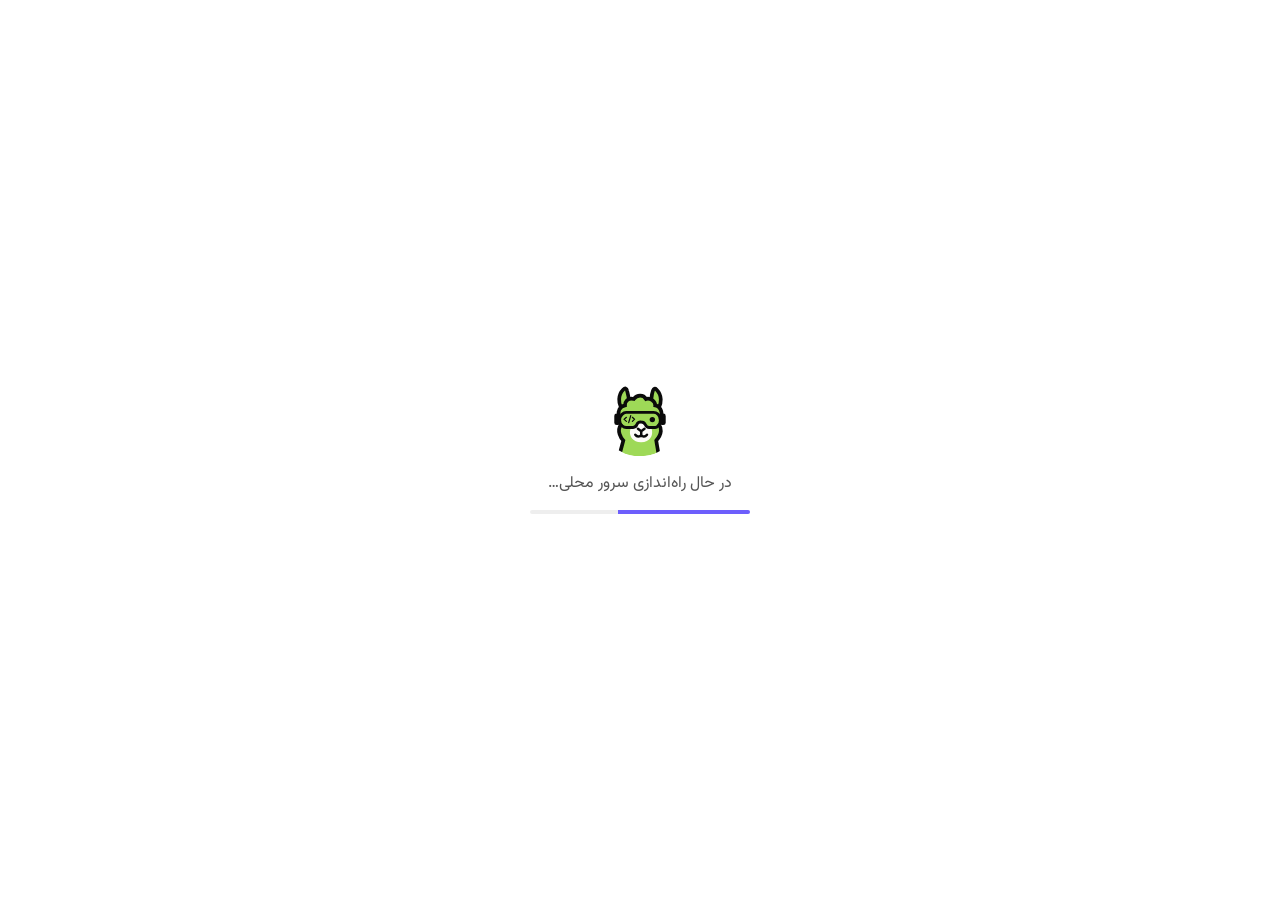
<file: index.html>
<!doctype html>
<html lang="fa" dir="rtl">
  <head>
    <meta charset="UTF-8" />
    <link id="app-favicon" rel="icon" type="image/x-icon" href="/favicon.ico" />
    <meta name="viewport" content="width=device-width, initial-scale=1.0" />
    <title>Paca</title>
    <script>(()=> {try{const stored=window.localStorage.getItem('theme');const mode=(stored==='light'||stored==='dark'||stored==='auto')?stored:'auto';const prefersDark=window.matchMedia('(prefers-color-scheme: dark)').matches;const resolved=mode==='auto'?(prefersDark?'dark':'light'):mode;const root=document.documentElement;root.classList.remove('light','dark');root.classList.add(resolved);if(mode==='auto'){root.removeAttribute('data-theme')}else{root.setAttribute('data-theme',mode)}root.style.colorScheme=resolved;}catch(_e){}})();</script>
    <!-- Keep this list in sync with SUPPORTED_LANGUAGES in src/i18n/config.ts. Sets `lang` before first paint so locale-specific font rules (e.g. Vietnamese) apply immediately, avoiding a flash of the wrong font. -->
    <script>(()=> {try{const supported=['en','vi','ko','zh-CN','ja','es','fr','pt-BR','fa'];const stored=window.localStorage.getItem('locale');let locale=supported.includes(stored)?stored:null;if(!locale){const nav=navigator.language||'';const base=nav.split('-')[0];locale=supported.includes(nav)?nav:(supported.includes(base)?base:null);}const l=locale||'fa';document.documentElement.lang=l;document.documentElement.dir=(l==='fa')?'rtl':'ltr';}catch(_e){}})();</script>
    <script type="module" src="/__local/boot.js" data-paca-app="/assets-fa/mf-entry-bootstrap-0-481a160d.js"></script>
    <link rel="modulepreload" crossorigin href="/assets-fa/useRouter-3wXbhf48.js">
    <link rel="modulepreload" crossorigin href="/assets-fa/shim-B8JJQLXI.js">
    <link rel="modulepreload" crossorigin href="/assets-fa/with-selector-2vfDJwHZ.js">
    <link rel="modulepreload" crossorigin href="/assets-fa/link-zO80o_Ii.js">
    <link rel="modulepreload" crossorigin href="/assets-fa/not-found-i5RsCZif.js">
    <link rel="modulepreload" crossorigin href="/assets-fa/matchContext-CLMpwOLX.js">
    <link rel="modulepreload" crossorigin href="/assets-fa/useParams-Dw-QtSzI.js">
    <link rel="modulepreload" crossorigin href="/assets-fa/admin-BFFHfarR.js">
    <link rel="modulepreload" crossorigin href="/assets-fa/appShell-CWWMH8qg.js">
    <link rel="modulepreload" crossorigin href="/assets-fa/auth-Cn2R7ht_.js">
    <link rel="modulepreload" crossorigin href="/assets-fa/common-ez_PIZWb.js">
    <link rel="modulepreload" crossorigin href="/assets-fa/errors-Dw4-gLjG.js">
    <link rel="modulepreload" crossorigin href="/assets-fa/plugins-DCppM09o.js">
    <link rel="modulepreload" crossorigin href="/assets-fa/profile-Cm8Xzimj.js">
    <link rel="modulepreload" crossorigin href="/assets-fa/projects-B_1bB9IV.js">
    <link rel="modulepreload" crossorigin href="/assets-fa/roles-BpT4Twvd.js">
    <link rel="modulepreload" crossorigin href="/assets-fa/shared-BQYGdWmb.js">
    <link rel="modulepreload" crossorigin href="/assets-fa/shortcuts-BlfLrYpJ.js">
    <link rel="modulepreload" crossorigin href="/assets-fa/api-client-Ca8xi7QN.js">
    <link rel="modulepreload" crossorigin href="/assets-fa/storage-sync-BIWcua49.js">
    <link rel="modulepreload" crossorigin href="/assets-fa/i18n-CwIZwLYI.js">
    <link rel="modulepreload" crossorigin href="/assets-fa/modern-DSwVpP-Q.js">
    <link rel="modulepreload" crossorigin href="/assets-fa/floating-ui.utils.dom-B_-bZDGP.js">
    <link rel="modulepreload" crossorigin href="/assets-fa/utils-CC7aw0DH.js">
    <link rel="modulepreload" crossorigin href="/assets-fa/button-DWJX8t0S.js">
    <link rel="modulepreload" crossorigin href="/assets-fa/createBaseUIEventDetails-L4A-1MPO.js">
    <link rel="modulepreload" crossorigin href="/assets-fa/floating-ui.utils-DrtUanoU.js">
    <link rel="modulepreload" crossorigin href="/assets-fa/inertValue-C7h-fxOP.js">
    <link rel="modulepreload" crossorigin href="/assets-fa/FloatingPortal-BAG5odNF.js">
    <link rel="modulepreload" crossorigin href="/assets-fa/lucide-react-xfXdc0vY.js">
    <link rel="modulepreload" crossorigin href="/assets-fa/feedback-COtR5gKp.js">
    <link rel="modulepreload" crossorigin href="/assets-fa/settings-api-qw4QkBu3.js">
    <link rel="modulepreload" crossorigin href="/assets-fa/esm-CopUkWJ2.js">
    <link rel="modulepreload" crossorigin href="/assets-fa/project-api-nm8QrHQm.js">
    <link rel="modulepreload" crossorigin href="/assets-fa/id-directory-BOo3YV_2.js">
    <link rel="modulepreload" crossorigin href="/assets-fa/member-directory-C41fnI7n.js">
    <link rel="modulepreload" crossorigin href="/assets-fa/actions-4h7ngdik.js">
    <link rel="stylesheet" crossorigin href="/assets-fa/index-kk9iDJZW.css">
  <link rel="modulepreload" crossorigin href="/assets-fa/hostInit-s5erIyue.js"><link rel="modulepreload" crossorigin href="/assets-fa/index-CxHcvCaY.js"><link rel="modulepreload" crossorigin href="/assets-fa/remoteEntry-BYlb_T-W.js"><link rel="modulepreload" crossorigin href="/assets-fa/_virtual_mf-localSharedImportMap___mfe_internal__host-B08ed9F2.js"><link rel="modulepreload" crossorigin href="/assets-fa/_virtual_mf___mfe_internal__host__loadShare__react__loadShare__.js-BUi8BtjT.js"><link rel="modulepreload" crossorigin href="/assets-fa/_virtual_mf___mfe_internal__host__loadShare__react_mf_1_jsx_mf_2_runtime__loadShare__.js-D6TjnZc0.js"><link rel="modulepreload" crossorigin href="/assets-fa/_virtual_mf___mfe_internal__host__loadShare__react_mf_2_dom__loadShare__.js-NT6pkCLo.js"><link rel="modulepreload" crossorigin href="/assets-fa/_virtual_mf___mfe_internal__host__loadShare__react_mf_2_dom_mf_1_client__loadShare__.js-BmJfm0Ph.js"><script>try{if(!localStorage.getItem('paca-locale-init')){localStorage.setItem('locale','fa');localStorage.setItem('paca-locale-init','1');}}catch(e){}</script>
<script>(function(){var d=document.documentElement;function f(l){return((l===undefined||l===null||l==='')&&d.lang==='fa')?'fa-IR':l}var a=Date.prototype.toLocaleDateString;Date.prototype.toLocaleDateString=function(l,o){return a.call(this,f(l),o)};var b=Date.prototype.toLocaleString;Date.prototype.toLocaleString=function(l,o){return b.call(this,f(l),o)}})();</script>
<script defer src="/branding/jalali-calendar.js"></script>
<link rel="stylesheet" href="/branding/theme.css">
<link rel="stylesheet" href="/assets-fa/rtl-6b99012d.css">
</head>
  <body>
    <div id="root"></div>
  </body>
</html>
</file>
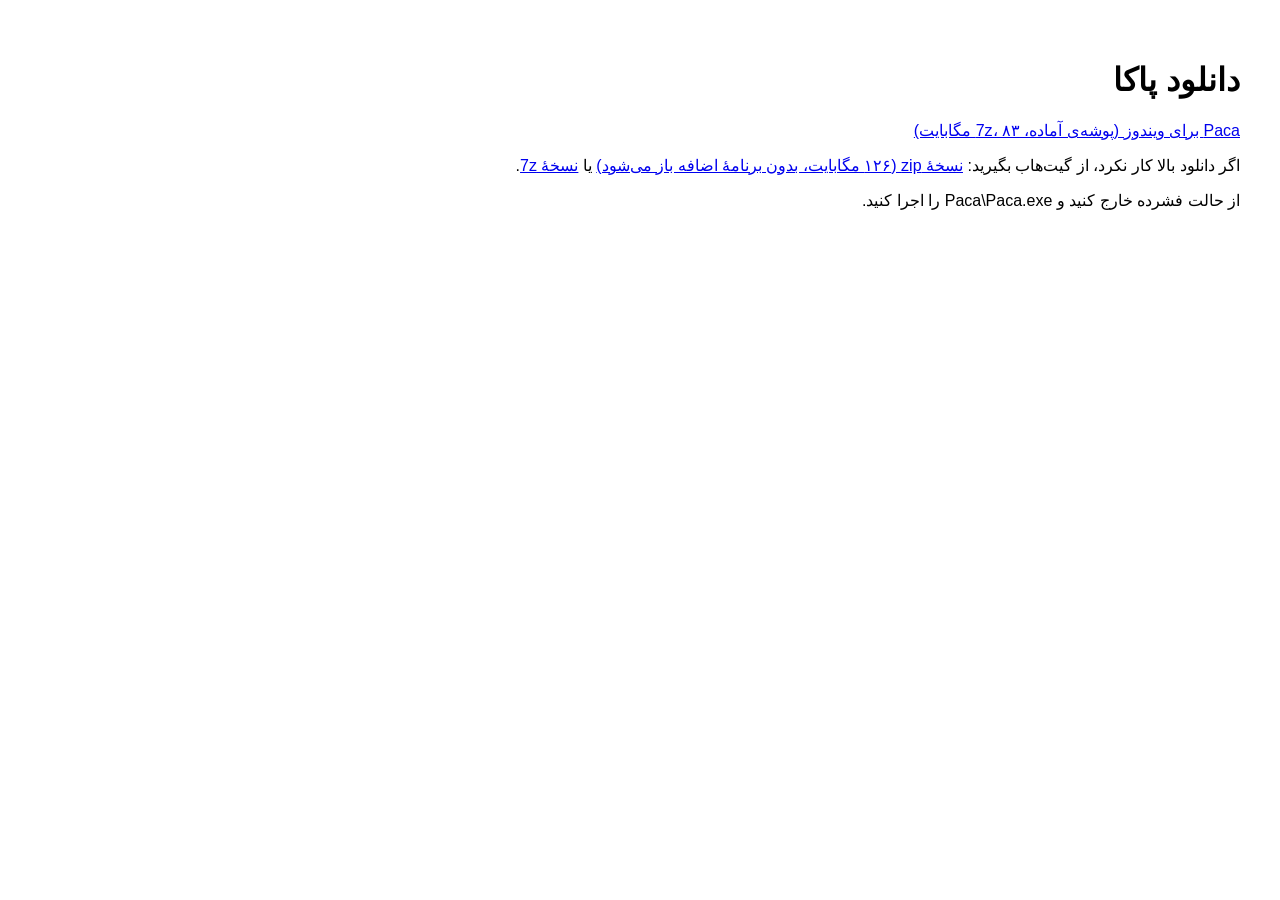
<file: downloads/index.html>
<!doctype html><html lang="fa" dir="rtl"><meta charset="utf-8"><title>دانلود پاکا</title>
<body style="font-family:sans-serif;padding:2em"><h1>دانلود پاکا</h1>
<p><a href="https://hosseinrch.github.io/downloads/Paca-windows.7z">Paca برای ویندوز (پوشه‌ی آماده، 7z، ۸۳ مگابایت)</a></p>
<p>اگر دانلود بالا کار نکرد، از گیت‌هاب بگیرید: <a href="https://github.com/HosseinRCH/hosseinrch.github.io/releases/download/windows-latest/Paca-windows.zip">نسخهٔ zip (۱۲۶ مگابایت، بدون برنامهٔ اضافه باز می‌شود)</a> یا <a href="https://github.com/HosseinRCH/hosseinrch.github.io/releases/download/windows-latest/Paca-windows.7z">نسخهٔ 7z</a>.</p>
<p>از حالت فشرده خارج کنید و Paca\Paca.exe را اجرا کنید.</p></body></html>
</file>
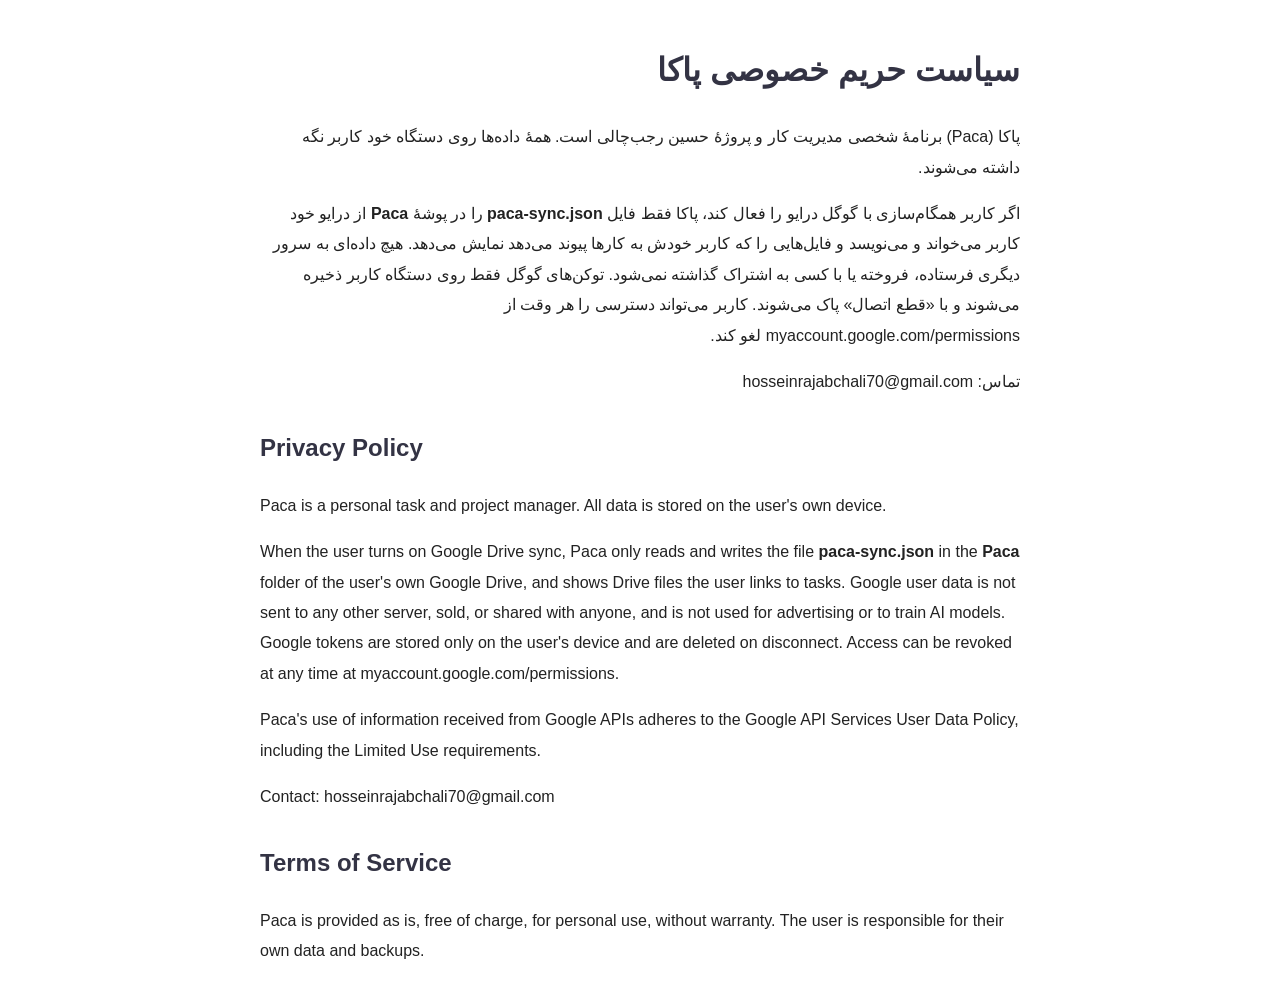
<file: downloads/privacy.html>
<!doctype html>
<html lang="fa" dir="rtl"><head><meta charset="utf-8"><meta name="viewport" content="width=device-width,initial-scale=1">
<title>Paca – Privacy Policy / حریم خصوصی</title>
<style>body{font-family:Tahoma,Arial,sans-serif;max-width:760px;margin:40px auto;padding:0 18px;line-height:1.9;color:#222}h1,h2{color:#334}section{margin-bottom:28px}.en{direction:ltr;text-align:left}</style></head>
<body>
<h1>سیاست حریم خصوصی پاکا</h1>
<section>
<p>پاکا (Paca) برنامهٔ شخصی مدیریت کار و پروژهٔ حسین رجب‌چالی است. همهٔ داده‌ها روی دستگاه خود کاربر نگه داشته می‌شوند.</p>
<p>اگر کاربر همگام‌سازی با گوگل درایو را فعال کند، پاکا فقط فایل <b>paca-sync.json</b> را در پوشهٔ <b>Paca</b> از درایو خود کاربر می‌خواند و می‌نویسد و فایل‌هایی را که کاربر خودش به کارها پیوند می‌دهد نمایش می‌دهد. هیچ داده‌ای به سرور دیگری فرستاده، فروخته یا با کسی به اشتراک گذاشته نمی‌شود. توکن‌های گوگل فقط روی دستگاه کاربر ذخیره می‌شوند و با «قطع اتصال» پاک می‌شوند. کاربر می‌تواند دسترسی را هر وقت از myaccount.google.com/permissions لغو کند.</p>
<p>تماس: hosseinrajabchali70@gmail.com</p>
</section>
<section class="en">
<h2>Privacy Policy</h2>
<p>Paca is a personal task and project manager. All data is stored on the user's own device.</p>
<p>When the user turns on Google Drive sync, Paca only reads and writes the file <b>paca-sync.json</b> in the <b>Paca</b> folder of the user's own Google Drive, and shows Drive files the user links to tasks. Google user data is not sent to any other server, sold, or shared with anyone, and is not used for advertising or to train AI models. Google tokens are stored only on the user's device and are deleted on disconnect. Access can be revoked at any time at myaccount.google.com/permissions.</p>
<p>Paca's use of information received from Google APIs adheres to the Google API Services User Data Policy, including the Limited Use requirements.</p>
<p>Contact: hosseinrajabchali70@gmail.com</p>
</section>
<section class="en">
<h2>Terms of Service</h2>
<p>Paca is provided as is, free of charge, for personal use, without warranty. The user is responsible for their own data and backups.</p>
</section>
</body></html>
</file>
<file: assets-fa/index-kk9iDJZW.css>
@import "https://fonts.googleapis.com/css2?family=Syne:wght@400;500;600;700;800&family=DM+Sans:ital,opsz,wght@0,9..40,300;0,9..40,400;0,9..40,500;0,9..40,600;0,9..40,700&family=JetBrains+Mono:wght@400;500;600&family=Be+Vietnam+Pro:wght@300;400;500;600;700;800;900&display=swap";@layer components;@layer properties{@supports (((-webkit-hyphens:none)) and (not (margin-trim:inline))) or ((-moz-orient:inline) and (not (color:rgb(from red r g b)))){:root,:host{--shimmer-angle:20deg;--shimmer-track-height:200px}*,:before,:after,::backdrop{--tw-translate-x:0;--tw-translate-y:0;--tw-translate-z:0;--tw-scale-x:1;--tw-scale-y:1;--tw-scale-z:1;--tw-rotate-x:initial;--tw-rotate-y:initial;--tw-rotate-z:initial;--tw-skew-x:initial;--tw-skew-y:initial;--tw-pan-x:initial;--tw-pan-y:initial;--tw-pinch-zoom:initial;--tw-scroll-snap-strictness:proximity;--tw-space-y-reverse:0;--tw-space-x-reverse:0;--tw-divide-x-reverse:0;--tw-border-style:solid;--tw-divide-y-reverse:0;--tw-gradient-position:initial;--tw-gradient-from:#0000;--tw-gradient-via:#0000;--tw-gradient-to:#0000;--tw-gradient-stops:initial;--tw-gradient-via-stops:initial;--tw-gradient-from-position:0%;--tw-gradient-via-position:50%;--tw-gradient-to-position:100%;--tw-leading:initial;--tw-font-weight:initial;--tw-tracking:initial;--tw-ordinal:initial;--tw-slashed-zero:initial;--tw-numeric-figure:initial;--tw-numeric-spacing:initial;--tw-numeric-fraction:initial;--tw-shadow:0 0 #0000;--tw-shadow-color:initial;--tw-shadow-alpha:100%;--tw-inset-shadow:0 0 #0000;--tw-inset-shadow-color:initial;--tw-inset-shadow-alpha:100%;--tw-ring-color:initial;--tw-ring-shadow:0 0 #0000;--tw-inset-ring-color:initial;--tw-inset-ring-shadow:0 0 #0000;--tw-ring-inset:initial;--tw-ring-offset-width:0px;--tw-ring-offset-color:#fff;--tw-ring-offset-shadow:0 0 #0000;--tw-outline-style:solid;--tw-blur:initial;--tw-brightness:initial;--tw-contrast:initial;--tw-grayscale:initial;--tw-hue-rotate:initial;--tw-invert:initial;--tw-opacity:initial;--tw-saturate:initial;--tw-sepia:initial;--tw-drop-shadow:initial;--tw-drop-shadow-color:initial;--tw-drop-shadow-alpha:100%;--tw-drop-shadow-size:initial;--tw-backdrop-blur:initial;--tw-backdrop-brightness:initial;--tw-backdrop-contrast:initial;--tw-backdrop-grayscale:initial;--tw-backdrop-hue-rotate:initial;--tw-backdrop-invert:initial;--tw-backdrop-opacity:initial;--tw-backdrop-saturate:initial;--tw-backdrop-sepia:initial;--tw-duration:initial;--tw-ease:initial;--tw-content:"";--scroll-fade-t:0px;--scroll-fade-b:0px;--scroll-fade-s:0px;--scroll-fade-e:0px;--scroll-fade-mask:initial;--shimmer-image:initial;--shimmer-text-fill:initial;--tw-animation-delay:0s;--tw-animation-direction:normal;--tw-animation-duration:initial;--tw-animation-fill-mode:none;--tw-animation-iteration-count:1;--tw-enter-blur:0;--tw-enter-opacity:1;--tw-enter-rotate:0;--tw-enter-scale:1;--tw-enter-translate-x:0;--tw-enter-translate-y:0;--tw-exit-blur:0;--tw-exit-opacity:1;--tw-exit-rotate:0;--tw-exit-scale:1;--tw-exit-translate-x:0;--tw-exit-translate-y:0}}}@layer theme{:root,:host{--font-sans:"DM Sans", ui-sans-serif, system-ui, sans-serif;--font-mono:"JetBrains Mono", ui-monospace, monospace;--color-amber-50:oklch(98.7% .022 95.277);--color-amber-200:oklch(92.4% .12 95.746);--color-amber-400:oklch(82.8% .189 84.429);--color-amber-500:oklch(76.9% .188 70.08);--color-amber-700:oklch(55.5% .163 48.998);--color-amber-900:oklch(41.4% .112 45.904);--color-emerald-50:oklch(97.9% .021 166.113);--color-emerald-200:oklch(90.5% .093 164.15);--color-emerald-400:oklch(76.5% .177 163.223);--color-emerald-500:oklch(69.6% .17 162.48);--color-emerald-700:oklch(50.8% .118 165.612);--color-emerald-900:oklch(37.8% .077 168.94);--color-sky-50:oklch(97.7% .013 236.62);--color-sky-200:oklch(90.1% .058 230.902);--color-sky-400:oklch(74.6% .16 232.661);--color-sky-700:oklch(50% .134 242.749);--color-sky-900:oklch(39.1% .09 240.876);--color-blue-50:oklch(97% .014 254.604);--color-blue-100:oklch(93.2% .032 255.585);--color-blue-200:oklch(88.2% .059 254.128);--color-blue-300:oklch(80.9% .105 251.813);--color-blue-400:oklch(70.7% .165 254.624);--color-blue-500:oklch(62.3% .214 259.815);--color-blue-600:oklch(54.6% .245 262.881);--color-blue-700:oklch(48.8% .243 264.376);--color-blue-900:oklch(37.9% .146 265.522);--color-violet-50:oklch(96.9% .016 293.756);--color-violet-200:oklch(89.4% .057 293.283);--color-violet-400:oklch(70.2% .183 293.541);--color-violet-500:oklch(60.6% .25 292.717);--color-violet-600:oklch(54.1% .281 293.009);--color-violet-700:oklch(49.1% .27 292.581);--color-violet-900:oklch(38% .189 293.745);--color-purple-50:oklch(97.7% .014 308.299);--color-purple-100:oklch(94.6% .033 307.174);--color-purple-200:oklch(90.2% .063 306.703);--color-purple-300:oklch(82.7% .119 306.383);--color-purple-400:oklch(71.4% .203 305.504);--color-purple-700:oklch(49.6% .265 301.924);--color-purple-900:oklch(38.1% .176 304.987);--color-pink-50:oklch(97.1% .014 343.198);--color-pink-200:oklch(89.9% .061 343.231);--color-pink-400:oklch(71.8% .202 349.761);--color-pink-700:oklch(52.5% .223 3.958);--color-pink-900:oklch(40.8% .153 2.432);--color-rose-400:oklch(71.2% .194 13.428);--color-rose-700:oklch(51.4% .222 16.935);--color-slate-100:oklch(96.8% .007 247.896);--color-slate-200:oklch(92.9% .013 255.508);--color-slate-400:oklch(70.4% .04 256.788);--color-slate-700:oklch(37.2% .044 257.287);--color-slate-900:oklch(20.8% .042 265.755);--color-gray-100:oklch(96.7% .003 264.542);--color-gray-400:oklch(70.7% .022 261.325);--color-neutral-400:oklch(70.8% 0 0);--color-black:#000;--color-white:#fff;--spacing:.25rem;--container-xs:20rem;--container-sm:24rem;--container-md:28rem;--container-lg:32rem;--container-xl:36rem;--container-2xl:42rem;--container-3xl:48rem;--container-4xl:56rem;--container-5xl:64rem;--container-6xl:72rem;--container-7xl:80rem;--text-xs:.75rem;--text-xs--line-height:calc(1 / .75);--text-sm:.875rem;--text-sm--line-height:calc(1.25 / .875);--text-base:1rem;--text-base--line-height:calc(1.5 / 1);--text-lg:1.125rem;--text-lg--line-height:calc(1.75 / 1.125);--text-xl:1.25rem;--text-xl--line-height:calc(1.75 / 1.25);--text-2xl:1.5rem;--text-2xl--line-height:calc(2 / 1.5);--text-3xl:1.875rem;--text-3xl--line-height:calc(2.25 / 1.875);--text-4xl:2.25rem;--text-4xl--line-height:calc(2.5 / 2.25);--font-weight-normal:400;--font-weight-medium:500;--font-weight-semibold:600;--font-weight-bold:700;--tracking-tight:-.025em;--tracking-wide:.025em;--tracking-wider:.05em;--tracking-widest:.1em;--leading-tight:1.25;--leading-snug:1.375;--leading-normal:1.5;--leading-relaxed:1.625;--radius-md:calc(var(--radius) - 2px);--radius-2xl:1rem;--radius-4xl:2rem;--ease-out:cubic-bezier(0, 0, .2, 1);--ease-in-out:cubic-bezier(.4, 0, .2, 1);--animate-spin:spin 1s linear infinite;--animate-ping:ping 1s cubic-bezier(0, 0, .2, 1) infinite;--animate-pulse:pulse 2s cubic-bezier(.4, 0, .6, 1) infinite;--blur-xs:4px;--blur-sm:8px;--blur-3xl:64px;--aspect-video:16 / 9;--default-transition-duration:.15s;--default-transition-timing-function:cubic-bezier(.4, 0, .2, 1);--default-font-family:"DM Sans", ui-sans-serif, system-ui, sans-serif;--default-mono-font-family:"JetBrains Mono", ui-monospace, monospace;--font-display:"Syne", ui-sans-serif, sans-serif;--color-popover:var(--popover);--color-primary:var(--primary);--color-secondary:var(--secondary);--color-border:var(--border)}}@layer base{*,:after,:before,::backdrop{box-sizing:border-box;border:0 solid;margin:0;padding:0}::file-selector-button{box-sizing:border-box;border:0 solid;margin:0;padding:0}html,:host{-webkit-text-size-adjust:100%;tab-size:4;line-height:1.5;font-family:var(--default-font-family,ui-sans-serif, system-ui, sans-serif, "Apple Color Emoji", "Segoe UI Emoji", "Segoe UI Symbol", "Noto Color Emoji");font-feature-settings:var(--default-font-feature-settings,normal);font-variation-settings:var(--default-font-variation-settings,normal);-webkit-tap-highlight-color:transparent}hr{height:0;color:inherit;border-top-width:1px}abbr:where([title]){text-decoration:underline dotted}h1,h2,h3,h4,h5,h6{font-size:inherit;font-weight:inherit}a{color:inherit;-webkit-text-decoration:inherit;-webkit-text-decoration:inherit;-webkit-text-decoration:inherit;text-decoration:inherit}b,strong{font-weight:bolder}code,kbd,samp,pre{font-family:var(--default-mono-font-family,ui-monospace, SFMono-Regular, Menlo, Monaco, Consolas, "Liberation Mono", "Courier New", monospace);font-feature-settings:var(--default-mono-font-feature-settings,normal);font-variation-settings:var(--default-mono-font-variation-settings,normal);font-size:1em}small{font-size:80%}sub,sup{vertical-align:baseline;font-size:75%;line-height:0;position:relative}sub{bottom:-.25em}sup{top:-.5em}table{text-indent:0;border-color:inherit;border-collapse:collapse}:-moz-focusring{outline:auto}progress{vertical-align:baseline}summary{display:list-item}ol,ul,menu{list-style:none}img,svg,video,canvas,audio,iframe,embed,object{vertical-align:middle;display:block}img,video{max-width:100%;height:auto}button,input,select,optgroup,textarea{font:inherit;font-feature-settings:inherit;font-variation-settings:inherit;letter-spacing:inherit;color:inherit;opacity:1;background-color:#0000;border-radius:0}::file-selector-button{font:inherit;font-feature-settings:inherit;font-variation-settings:inherit;letter-spacing:inherit;color:inherit;opacity:1;background-color:#0000;border-radius:0}:where(select:is([multiple],[size])) optgroup{font-weight:bolder}:where(select:is([multiple],[size])) optgroup option{padding-inline-start:20px}::file-selector-button{margin-inline-end:4px}::placeholder{opacity:1}@supports (not ((-webkit-appearance:-apple-pay-button))) or (contain-intrinsic-size:1px){::placeholder{color:currentColor}@supports (color:color-mix(in lab, red, red)){::placeholder{color:color-mix(in oklab, currentcolor 50%, transparent)}}}textarea{resize:vertical}::-webkit-search-decoration{-webkit-appearance:none}::-webkit-date-and-time-value{min-height:1lh;text-align:inherit}::-webkit-datetime-edit{display:inline-flex}::-webkit-datetime-edit-fields-wrapper{padding:0}::-webkit-datetime-edit{padding-block:0}::-webkit-datetime-edit-year-field{padding-block:0}::-webkit-datetime-edit-month-field{padding-block:0}::-webkit-datetime-edit-day-field{padding-block:0}::-webkit-datetime-edit-hour-field{padding-block:0}::-webkit-datetime-edit-minute-field{padding-block:0}::-webkit-datetime-edit-second-field{padding-block:0}::-webkit-datetime-edit-millisecond-field{padding-block:0}::-webkit-datetime-edit-meridiem-field{padding-block:0}::-webkit-calendar-picker-indicator{line-height:1}:-moz-ui-invalid{box-shadow:none}button,input:where([type=button],[type=reset],[type=submit]){appearance:button}::file-selector-button{appearance:button}::-webkit-inner-spin-button{height:auto}::-webkit-outer-spin-button{height:auto}[hidden]:where(:not([hidden=until-found])){display:none!important}*{border-color:var(--border);outline-color:var(--ring)}@supports (color:color-mix(in lab, red, red)){*{outline-color:color-mix(in oklab, var(--ring) 50%, transparent)}}body{background-color:var(--background);color:var(--foreground)}a{color:var(--lagoon);-webkit-text-decoration-color:var(--lagoon);-webkit-text-decoration-color:var(--lagoon);text-decoration-color:var(--lagoon)}@supports (color:color-mix(in lab, red, red)){a{-webkit-text-decoration-color:color-mix(in oklab, var(--lagoon) 35%, transparent);-webkit-text-decoration-color:color-mix(in oklab, var(--lagoon) 35%, transparent);text-decoration-color:color-mix(in oklab, var(--lagoon) 35%, transparent)}}a{text-underline-offset:2px;text-decoration-thickness:1px}a:hover{color:var(--lagoon-deep)}.dark a{color:var(--lagoon)}.dark a:hover{color:var(--lagoon-deep)}.bn-shadcn *{border-color:var(--border);outline-color:var(--ring)}@supports (color:color-mix(in lab, red, red)){.bn-shadcn *{outline-color:color-mix(in oklab, var(--ring) 50%, transparent)}}}@layer utilities{.\@container\/card-header{container:card-header/inline-size}.\@container\/field-group{container:field-group/inline-size}.\@container{container-type:inline-size}.pointer-events-auto{pointer-events:auto}.pointer-events-none{pointer-events:none}.collapse{visibility:collapse}.invisible{visibility:hidden}.visible{visibility:visible}.sr-only{clip-path:inset(50%);white-space:nowrap;border-width:0;width:1px;height:1px;margin:-1px;padding:0;position:absolute;overflow:hidden}.not-sr-only{clip-path:none;white-space:normal;width:auto;height:auto;margin:0;padding:0;position:static;overflow:visible}.absolute{position:absolute}.fixed{position:fixed}.relative{position:relative}.static{position:static}.sticky{position:sticky}.-inset-1{inset:calc(var(--spacing) * -1)}.inset-0{inset:calc(var(--spacing) * 0)}.inset-1{inset:calc(var(--spacing) * 1)}.inset-\[6px\]{inset:6px}.inset-x-0{inset-inline:calc(var(--spacing) * 0)}.inset-x-4{inset-inline:calc(var(--spacing) * 4)}.inset-y-0{inset-block:calc(var(--spacing) * 0)}.inset-y-2{inset-block:calc(var(--spacing) * 2)}.-start{inset-inline-start:calc(var(--spacing) * -1)}.inset-s-1\/2{inset-inline-start:50%}.start{inset-inline-start:var(--spacing)}.-end{inset-inline-end:calc(var(--spacing) * -1)}.end{inset-inline-end:var(--spacing)}.-top-0\.5{top:calc(var(--spacing) * -.5)}.-top-1{top:calc(var(--spacing) * -1)}.-top-2{top:calc(var(--spacing) * -2)}.-top-12{top:calc(var(--spacing) * -12)}.-top-16{top:calc(var(--spacing) * -16)}.-top-20{top:calc(var(--spacing) * -20)}.-top-24{top:calc(var(--spacing) * -24)}.top-0{top:calc(var(--spacing) * 0)}.top-1{top:calc(var(--spacing) * 1)}.top-1\.5{top:calc(var(--spacing) * 1.5)}.top-1\/2{top:50%}.top-1\/3{top:33.3333%}.top-2{top:calc(var(--spacing) * 2)}.top-3{top:calc(var(--spacing) * 3)}.top-3\.5{top:calc(var(--spacing) * 3.5)}.top-8{top:calc(var(--spacing) * 8)}.top-\[60\%\]{top:60%}.top-full{top:100%}.top-px{top:1px}.-right-0\.5{right:calc(var(--spacing) * -.5)}.-right-1{right:calc(var(--spacing) * -1)}.-right-2{right:calc(var(--spacing) * -2)}.-right-8{right:calc(var(--spacing) * -8)}.-right-12{right:calc(var(--spacing) * -12)}.right-0{right:calc(var(--spacing) * 0)}.right-1{right:calc(var(--spacing) * 1)}.right-1\.5{right:calc(var(--spacing) * 1.5)}.right-2{right:calc(var(--spacing) * 2)}.right-2\.5{right:calc(var(--spacing) * 2.5)}.right-3{right:calc(var(--spacing) * 3)}.right-6{right:calc(var(--spacing) * 6)}.right-8{right:calc(var(--spacing) * 8)}.-bottom-1{bottom:calc(var(--spacing) * -1)}.-bottom-8{bottom:calc(var(--spacing) * -8)}.-bottom-12{bottom:calc(var(--spacing) * -12)}.bottom-0{bottom:calc(var(--spacing) * 0)}.bottom-2{bottom:calc(var(--spacing) * 2)}.bottom-4{bottom:calc(var(--spacing) * 4)}.bottom-6{bottom:calc(var(--spacing) * 6)}.bottom-20{bottom:calc(var(--spacing) * 20)}.bottom-full{bottom:100%}.-left-1{left:calc(var(--spacing) * -1)}.-left-12{left:calc(var(--spacing) * -12)}.-left-16{left:calc(var(--spacing) * -16)}.-left-20{left:calc(var(--spacing) * -20)}.-left-24{left:calc(var(--spacing) * -24)}.left-0{left:calc(var(--spacing) * 0)}.left-1\.5{left:calc(var(--spacing) * 1.5)}.left-1\/2{left:50%}.left-2{left:calc(var(--spacing) * 2)}.left-2\.5{left:calc(var(--spacing) * 2.5)}.left-3{left:calc(var(--spacing) * 3)}.left-3\.5{left:calc(var(--spacing) * 3.5)}.isolate{isolation:isolate}.isolation-auto{isolation:auto}.z-0{z-index:0}.z-1{z-index:1}.z-10{z-index:10}.z-20{z-index:20}.z-30{z-index:30}.z-40{z-index:40}.z-50{z-index:50}.z-60{z-index:60}.z-70{z-index:70}.z-80{z-index:80}.z-90{z-index:90}.z-100{z-index:100}.z-\[5\]{z-index:5}.z-\[calc\(1000-var\(--toast-index\)\)\]{z-index:calc(1000 - var(--toast-index))}.order-first{order:-9999}.order-last{order:9999}.col-span-full{grid-column:1/-1}.col-start-1{grid-column-start:1}.col-start-2{grid-column-start:2}.col-start-3{grid-column-start:3}.row-1{grid-row:1}.row-2{grid-row:2}.row-3{grid-row:3}.row-4{grid-row:4}.row-span-2{grid-row:span 2/span 2}.row-start-1{grid-row-start:1}.container{width:100%}@media (width>=40rem){.container{max-width:40rem}}@media (width>=48rem){.container{max-width:48rem}}@media (width>=64rem){.container{max-width:64rem}}@media (width>=80rem){.container{max-width:80rem}}@media (width>=96rem){.container{max-width:96rem}}.m-\(--drawer-inset\,0px\){margin:var(--drawer-inset,0px)}.m-0{margin:calc(var(--spacing) * 0)}.m-1{margin:calc(var(--spacing) * 1)}.m-6{margin:calc(var(--spacing) * 6)}.-mx-1{margin-inline:calc(var(--spacing) * -1)}.-mx-2\.5{margin-inline:calc(var(--spacing) * -2.5)}.-mx-3{margin-inline:calc(var(--spacing) * -3)}.-mx-4{margin-inline:calc(var(--spacing) * -4)}.mx-0{margin-inline:calc(var(--spacing) * 0)}.mx-2{margin-inline:calc(var(--spacing) * 2)}.mx-3\.5{margin-inline:calc(var(--spacing) * 3.5)}.mx-5{margin-inline:calc(var(--spacing) * 5)}.mx-7{margin-inline:calc(var(--spacing) * 7)}.mx-auto{margin-inline:auto}.-my-1{margin-block:calc(var(--spacing) * -1)}.-my-2{margin-block:calc(var(--spacing) * -2)}.my-0\.5{margin-block:calc(var(--spacing) * .5)}.my-1{margin-block:calc(var(--spacing) * 1)}.my-2{margin-block:calc(var(--spacing) * 2)}.my-3{margin-block:calc(var(--spacing) * 3)}.my-auto{margin-block:auto}.-ms-1{margin-inline-start:calc(var(--spacing) * -1)}.ms-5{margin-inline-start:calc(var(--spacing) * 5)}.ms-auto{margin-inline-start:auto}.-me-1\.5{margin-inline-end:calc(var(--spacing) * -1.5)}.prose{color:var(--tw-prose-body);max-width:65ch}.prose :where(p):not(:where([class~=not-prose],[class~=not-prose] *)){margin-top:1.25em;margin-bottom:1.25em}.prose :where([class~=lead]):not(:where([class~=not-prose],[class~=not-prose] *)){color:var(--tw-prose-lead);margin-top:1.2em;margin-bottom:1.2em;font-size:1.25em;line-height:1.6}.prose :where(a):not(:where([class~=not-prose],[class~=not-prose] *)){color:var(--tw-prose-links);font-weight:500;text-decoration:underline}.prose :where(strong):not(:where([class~=not-prose],[class~=not-prose] *)){color:var(--tw-prose-bold);font-weight:600}.prose :where(a strong):not(:where([class~=not-prose],[class~=not-prose] *)),.prose :where(blockquote strong):not(:where([class~=not-prose],[class~=not-prose] *)),.prose :where(thead th strong):not(:where([class~=not-prose],[class~=not-prose] *)){color:inherit}.prose :where(ol):not(:where([class~=not-prose],[class~=not-prose] *)){margin-top:1.25em;margin-bottom:1.25em;padding-inline-start:1.625em;list-style-type:decimal}.prose :where(ol[type=A]):not(:where([class~=not-prose],[class~=not-prose] *)){list-style-type:upper-alpha}.prose :where(ol[type=a]):not(:where([class~=not-prose],[class~=not-prose] *)){list-style-type:lower-alpha}.prose :where(ol[type=A s]):not(:where([class~=not-prose],[class~=not-prose] *)){list-style-type:upper-alpha}.prose :where(ol[type=a s]):not(:where([class~=not-prose],[class~=not-prose] *)){list-style-type:lower-alpha}.prose :where(ol[type=I]):not(:where([class~=not-prose],[class~=not-prose] *)){list-style-type:upper-roman}.prose :where(ol[type=i]):not(:where([class~=not-prose],[class~=not-prose] *)){list-style-type:lower-roman}.prose :where(ol[type=I s]):not(:where([class~=not-prose],[class~=not-prose] *)){list-style-type:upper-roman}.prose :where(ol[type=i s]):not(:where([class~=not-prose],[class~=not-prose] *)){list-style-type:lower-roman}.prose :where(ol[type="1"]):not(:where([class~=not-prose],[class~=not-prose] *)){list-style-type:decimal}.prose :where(ul):not(:where([class~=not-prose],[class~=not-prose] *)){margin-top:1.25em;margin-bottom:1.25em;padding-inline-start:1.625em;list-style-type:disc}.prose :where(ol>li):not(:where([class~=not-prose],[class~=not-prose] *))::marker{color:var(--tw-prose-counters);font-weight:400}.prose :where(ul>li):not(:where([class~=not-prose],[class~=not-prose] *))::marker{color:var(--tw-prose-bullets)}.prose :where(dt):not(:where([class~=not-prose],[class~=not-prose] *)){color:var(--tw-prose-headings);margin-top:1.25em;font-weight:600}.prose :where(hr):not(:where([class~=not-prose],[class~=not-prose] *)){border-color:var(--tw-prose-hr);border-top-width:1px;margin-top:3em;margin-bottom:3em}.prose :where(blockquote):not(:where([class~=not-prose],[class~=not-prose] *)){color:var(--tw-prose-quotes);border-inline-start-width:.25rem;border-inline-start-color:var(--tw-prose-quote-borders);quotes:"“""”""‘""’";margin-top:1.6em;margin-bottom:1.6em;padding-inline-start:1em;font-style:italic;font-weight:500}.prose :where(blockquote p:first-of-type):not(:where([class~=not-prose],[class~=not-prose] *)):before{content:open-quote}.prose :where(blockquote p:last-of-type):not(:where([class~=not-prose],[class~=not-prose] *)):after{content:close-quote}.prose :where(h1):not(:where([class~=not-prose],[class~=not-prose] *)){color:var(--tw-prose-headings);margin-top:0;margin-bottom:.888889em;font-size:2.25em;font-weight:800;line-height:1.11111}.prose :where(h1 strong):not(:where([class~=not-prose],[class~=not-prose] *)){color:inherit;font-weight:900}.prose :where(h2):not(:where([class~=not-prose],[class~=not-prose] *)){color:var(--tw-prose-headings);margin-top:2em;margin-bottom:1em;font-size:1.5em;font-weight:700;line-height:1.33333}.prose :where(h2 strong):not(:where([class~=not-prose],[class~=not-prose] *)){color:inherit;font-weight:800}.prose :where(h3):not(:where([class~=not-prose],[class~=not-prose] *)){color:var(--tw-prose-headings);margin-top:1.6em;margin-bottom:.6em;font-size:1.25em;font-weight:600;line-height:1.6}.prose :where(h3 strong):not(:where([class~=not-prose],[class~=not-prose] *)){color:inherit;font-weight:700}.prose :where(h4):not(:where([class~=not-prose],[class~=not-prose] *)){color:var(--tw-prose-headings);margin-top:1.5em;margin-bottom:.5em;font-weight:600;line-height:1.5}.prose :where(h4 strong):not(:where([class~=not-prose],[class~=not-prose] *)){color:inherit;font-weight:700}.prose :where(img):not(:where([class~=not-prose],[class~=not-prose] *)){margin-top:2em;margin-bottom:2em}.prose :where(picture):not(:where([class~=not-prose],[class~=not-prose] *)){margin-top:2em;margin-bottom:2em;display:block}.prose :where(video):not(:where([class~=not-prose],[class~=not-prose] *)){margin-top:2em;margin-bottom:2em}.prose :where(kbd):not(:where([class~=not-prose],[class~=not-prose] *)){color:var(--tw-prose-kbd);box-shadow:0 0 0 1px var(--tw-prose-kbd-shadows), 0 3px 0 var(--tw-prose-kbd-shadows);padding-top:.1875em;padding-inline-end:.375em;padding-bottom:.1875em;border-radius:.3125rem;padding-inline-start:.375em;font-family:inherit;font-size:.875em;font-weight:500}.prose :where(code):not(:where([class~=not-prose],[class~=not-prose] *)){color:var(--tw-prose-code);font-size:.875em;font-weight:600}.prose :where(code):not(:where([class~=not-prose],[class~=not-prose] *)):before,.prose :where(code):not(:where([class~=not-prose],[class~=not-prose] *)):after{content:"`"}.prose :where(a code):not(:where([class~=not-prose],[class~=not-prose] *)),.prose :where(h1 code):not(:where([class~=not-prose],[class~=not-prose] *)){color:inherit}.prose :where(h2 code):not(:where([class~=not-prose],[class~=not-prose] *)){color:inherit;font-size:.875em}.prose :where(h3 code):not(:where([class~=not-prose],[class~=not-prose] *)){color:inherit;font-size:.9em}.prose :where(h4 code):not(:where([class~=not-prose],[class~=not-prose] *)),.prose :where(blockquote code):not(:where([class~=not-prose],[class~=not-prose] *)),.prose :where(thead th code):not(:where([class~=not-prose],[class~=not-prose] *)){color:inherit}.prose :where(pre):not(:where([class~=not-prose],[class~=not-prose] *)){color:var(--tw-prose-pre-code);background-color:var(--tw-prose-pre-bg);padding-top:.857143em;padding-inline-end:1.14286em;padding-bottom:.857143em;border-radius:.375rem;margin-top:1.71429em;margin-bottom:1.71429em;padding-inline-start:1.14286em;font-size:.875em;font-weight:400;line-height:1.71429;overflow-x:auto}.prose :where(pre code):not(:where([class~=not-prose],[class~=not-prose] *)){font-weight:inherit;color:inherit;font-size:inherit;font-family:inherit;line-height:inherit;background-color:#0000;border-width:0;border-radius:0;padding:0}.prose :where(pre code):not(:where([class~=not-prose],[class~=not-prose] *)):before,.prose :where(pre code):not(:where([class~=not-prose],[class~=not-prose] *)):after{content:none}.prose :where(table):not(:where([class~=not-prose],[class~=not-prose] *)){table-layout:auto;width:100%;margin-top:2em;margin-bottom:2em;font-size:.875em;line-height:1.71429}.prose :where(thead):not(:where([class~=not-prose],[class~=not-prose] *)){border-bottom-width:1px;border-bottom-color:var(--tw-prose-th-borders)}.prose :where(thead th):not(:where([class~=not-prose],[class~=not-prose] *)){color:var(--tw-prose-headings);vertical-align:bottom;padding-inline-end:.571429em;padding-bottom:.571429em;padding-inline-start:.571429em;font-weight:600}.prose :where(tbody tr):not(:where([class~=not-prose],[class~=not-prose] *)){border-bottom-width:1px;border-bottom-color:var(--tw-prose-td-borders)}.prose :where(tbody tr:last-child):not(:where([class~=not-prose],[class~=not-prose] *)){border-bottom-width:0}.prose :where(tbody td):not(:where([class~=not-prose],[class~=not-prose] *)){vertical-align:baseline}.prose :where(tfoot):not(:where([class~=not-prose],[class~=not-prose] *)){border-top-width:1px;border-top-color:var(--tw-prose-th-borders)}.prose :where(tfoot td):not(:where([class~=not-prose],[class~=not-prose] *)){vertical-align:top}.prose :where(th,td):not(:where([class~=not-prose],[class~=not-prose] *)){text-align:start}.prose :where(figure>*):not(:where([class~=not-prose],[class~=not-prose] *)){margin-top:0;margin-bottom:0}.prose :where(figcaption):not(:where([class~=not-prose],[class~=not-prose] *)){color:var(--tw-prose-captions);margin-top:.857143em;font-size:.875em;line-height:1.42857}.prose{--tw-prose-body:oklch(37.3% .034 259.733);--tw-prose-headings:oklch(21% .034 264.665);--tw-prose-lead:oklch(44.6% .03 256.802);--tw-prose-links:oklch(21% .034 264.665);--tw-prose-bold:oklch(21% .034 264.665);--tw-prose-counters:oklch(55.1% .027 264.364);--tw-prose-bullets:oklch(87.2% .01 258.338);--tw-prose-hr:oklch(92.8% .006 264.531);--tw-prose-quotes:oklch(21% .034 264.665);--tw-prose-quote-borders:oklch(92.8% .006 264.531);--tw-prose-captions:oklch(55.1% .027 264.364);--tw-prose-kbd:oklch(21% .034 264.665);--tw-prose-kbd-shadows:oklab(21% -.00316127 -.0338527/.1);--tw-prose-code:oklch(21% .034 264.665);--tw-prose-pre-code:oklch(92.8% .006 264.531);--tw-prose-pre-bg:oklch(27.8% .033 256.848);--tw-prose-th-borders:oklch(87.2% .01 258.338);--tw-prose-td-borders:oklch(92.8% .006 264.531);--tw-prose-invert-body:oklch(87.2% .01 258.338);--tw-prose-invert-headings:#fff;--tw-prose-invert-lead:oklch(70.7% .022 261.325);--tw-prose-invert-links:#fff;--tw-prose-invert-bold:#fff;--tw-prose-invert-counters:oklch(70.7% .022 261.325);--tw-prose-invert-bullets:oklch(44.6% .03 256.802);--tw-prose-invert-hr:oklch(37.3% .034 259.733);--tw-prose-invert-quotes:oklch(96.7% .003 264.542);--tw-prose-invert-quote-borders:oklch(37.3% .034 259.733);--tw-prose-invert-captions:oklch(70.7% .022 261.325);--tw-prose-invert-kbd:#fff;--tw-prose-invert-kbd-shadows:#ffffff1a;--tw-prose-invert-code:#fff;--tw-prose-invert-pre-code:oklch(87.2% .01 258.338);--tw-prose-invert-pre-bg:#00000080;--tw-prose-invert-th-borders:oklch(44.6% .03 256.802);--tw-prose-invert-td-borders:oklch(37.3% .034 259.733);font-size:1rem;line-height:1.75}.prose :where(picture>img):not(:where([class~=not-prose],[class~=not-prose] *)){margin-top:0;margin-bottom:0}.prose :where(li):not(:where([class~=not-prose],[class~=not-prose] *)){margin-top:.5em;margin-bottom:.5em}.prose :where(ol>li):not(:where([class~=not-prose],[class~=not-prose] *)),.prose :where(ul>li):not(:where([class~=not-prose],[class~=not-prose] *)){padding-inline-start:.375em}.prose :where(.prose>ul>li p):not(:where([class~=not-prose],[class~=not-prose] *)){margin-top:.75em;margin-bottom:.75em}.prose :where(.prose>ul>li>p:first-child):not(:where([class~=not-prose],[class~=not-prose] *)){margin-top:1.25em}.prose :where(.prose>ul>li>p:last-child):not(:where([class~=not-prose],[class~=not-prose] *)){margin-bottom:1.25em}.prose :where(.prose>ol>li>p:first-child):not(:where([class~=not-prose],[class~=not-prose] *)){margin-top:1.25em}.prose :where(.prose>ol>li>p:last-child):not(:where([class~=not-prose],[class~=not-prose] *)){margin-bottom:1.25em}.prose :where(ul ul,ul ol,ol ul,ol ol):not(:where([class~=not-prose],[class~=not-prose] *)){margin-top:.75em;margin-bottom:.75em}.prose :where(dl):not(:where([class~=not-prose],[class~=not-prose] *)){margin-top:1.25em;margin-bottom:1.25em}.prose :where(dd):not(:where([class~=not-prose],[class~=not-prose] *)){margin-top:.5em;padding-inline-start:1.625em}.prose :where(hr+*):not(:where([class~=not-prose],[class~=not-prose] *)),.prose :where(h2+*):not(:where([class~=not-prose],[class~=not-prose] *)),.prose :where(h3+*):not(:where([class~=not-prose],[class~=not-prose] *)),.prose :where(h4+*):not(:where([class~=not-prose],[class~=not-prose] *)){margin-top:0}.prose :where(thead th:first-child):not(:where([class~=not-prose],[class~=not-prose] *)){padding-inline-start:0}.prose :where(thead th:last-child):not(:where([class~=not-prose],[class~=not-prose] *)){padding-inline-end:0}.prose :where(tbody td,tfoot td):not(:where([class~=not-prose],[class~=not-prose] *)){padding-top:.571429em;padding-inline-end:.571429em;padding-bottom:.571429em;padding-inline-start:.571429em}.prose :where(tbody td:first-child,tfoot td:first-child):not(:where([class~=not-prose],[class~=not-prose] *)){padding-inline-start:0}.prose :where(tbody td:last-child,tfoot td:last-child):not(:where([class~=not-prose],[class~=not-prose] *)){padding-inline-end:0}.prose :where(figure):not(:where([class~=not-prose],[class~=not-prose] *)){margin-top:2em;margin-bottom:2em}.prose :where(.prose>:first-child):not(:where([class~=not-prose],[class~=not-prose] *)){margin-top:0}.prose :where(.prose>:last-child):not(:where([class~=not-prose],[class~=not-prose] *)){margin-bottom:0}.-mt-4{margin-top:calc(var(--spacing) * -4)}.mt-0\.5{margin-top:calc(var(--spacing) * .5)}.mt-1{margin-top:calc(var(--spacing) * 1)}.mt-1\.5{margin-top:calc(var(--spacing) * 1.5)}.mt-2{margin-top:calc(var(--spacing) * 2)}.mt-3{margin-top:calc(var(--spacing) * 3)}.mt-3\.5{margin-top:calc(var(--spacing) * 3.5)}.mt-4{margin-top:calc(var(--spacing) * 4)}.mt-5{margin-top:calc(var(--spacing) * 5)}.mt-6{margin-top:calc(var(--spacing) * 6)}.mt-8{margin-top:calc(var(--spacing) * 8)}.mt-auto{margin-top:auto}.mt-px{margin-top:1px}.-mr-1{margin-right:calc(var(--spacing) * -1)}.-mr-1\.5{margin-right:calc(var(--spacing) * -1.5)}.mr-1{margin-right:calc(var(--spacing) * 1)}.mr-1\.5{margin-right:calc(var(--spacing) * 1.5)}.mr-2{margin-right:calc(var(--spacing) * 2)}.-mb-4{margin-bottom:calc(var(--spacing) * -4)}.-mb-px{margin-bottom:-1px}.mb-0{margin-bottom:calc(var(--spacing) * 0)}.mb-0\.5{margin-bottom:calc(var(--spacing) * .5)}.mb-1{margin-bottom:calc(var(--spacing) * 1)}.mb-1\.5{margin-bottom:calc(var(--spacing) * 1.5)}.mb-2{margin-bottom:calc(var(--spacing) * 2)}.mb-3{margin-bottom:calc(var(--spacing) * 3)}.mb-4{margin-bottom:calc(var(--spacing) * 4)}.mb-5{margin-bottom:calc(var(--spacing) * 5)}.mb-6{margin-bottom:calc(var(--spacing) * 6)}.mb-7{margin-bottom:calc(var(--spacing) * 7)}.mb-8{margin-bottom:calc(var(--spacing) * 8)}.mb-10{margin-bottom:calc(var(--spacing) * 10)}.-ml-1{margin-left:calc(var(--spacing) * -1)}.-ml-1\.5{margin-left:calc(var(--spacing) * -1.5)}.-ml-2{margin-left:calc(var(--spacing) * -2)}.-ml-4{margin-left:calc(var(--spacing) * -4)}.ml-1{margin-left:calc(var(--spacing) * 1)}.ml-1\.5{margin-left:calc(var(--spacing) * 1.5)}.ml-2{margin-left:calc(var(--spacing) * 2)}.ml-4{margin-left:calc(var(--spacing) * 4)}.ml-7{margin-left:calc(var(--spacing) * 7)}.ml-10{margin-left:calc(var(--spacing) * 10)}.ml-\[calc\(--spacing\(2\)-1px\)\]{margin-left:calc(calc(var(--spacing) * 2) - 1px)}.ml-auto{margin-left:auto}.line-clamp-1{-webkit-line-clamp:1;-webkit-box-orient:vertical;display:-webkit-box;overflow:hidden}.line-clamp-2{-webkit-line-clamp:2;-webkit-box-orient:vertical;display:-webkit-box;overflow:hidden}.no-scrollbar{-ms-overflow-style:none;scrollbar-width:none}.no-scrollbar::-webkit-scrollbar{display:none}.block{display:block}.contents{display:contents}.flex{display:flex}.flow-root{display:flow-root}.grid{display:grid}.hidden{display:none}.inline{display:inline}.inline-block{display:inline-block}.inline-flex{display:inline-flex}.inline-grid{display:inline-grid}.inline-table{display:inline-table}.list-item{display:list-item}.table{display:table}.table-caption{display:table-caption}.table-cell{display:table-cell}.table-column{display:table-column}.table-column-group{display:table-column-group}.table-footer-group{display:table-footer-group}.table-header-group{display:table-header-group}.table-row{display:table-row}.table-row-group{display:table-row-group}.field-sizing-content{field-sizing:content}.field-sizing-fixed{field-sizing:fixed}.aspect-\(--ratio\){aspect-ratio:var(--ratio)}.aspect-square{aspect-ratio:1}.aspect-video{aspect-ratio:var(--aspect-video)}.size-\(--cell-size\){width:var(--cell-size);height:var(--cell-size)}.size-1\.5{width:calc(var(--spacing) * 1.5);height:calc(var(--spacing) * 1.5)}.size-1\.75{width:calc(var(--spacing) * 1.75);height:calc(var(--spacing) * 1.75)}.size-1\/2{width:50%;height:50%}.size-2{width:calc(var(--spacing) * 2);height:calc(var(--spacing) * 2)}.size-2\.5{width:calc(var(--spacing) * 2.5);height:calc(var(--spacing) * 2.5)}.size-2\.5\!{width:calc(var(--spacing) * 2.5)!important;height:calc(var(--spacing) * 2.5)!important}.size-3{width:calc(var(--spacing) * 3);height:calc(var(--spacing) * 3)}.size-3\.5{width:calc(var(--spacing) * 3.5);height:calc(var(--spacing) * 3.5)}.size-4{width:calc(var(--spacing) * 4);height:calc(var(--spacing) * 4)}.size-4\.5{width:calc(var(--spacing) * 4.5);height:calc(var(--spacing) * 4.5)}.size-5{width:calc(var(--spacing) * 5);height:calc(var(--spacing) * 5)}.size-6{width:calc(var(--spacing) * 6);height:calc(var(--spacing) * 6)}.size-7{width:calc(var(--spacing) * 7);height:calc(var(--spacing) * 7)}.size-8{width:calc(var(--spacing) * 8);height:calc(var(--spacing) * 8)}.size-9{width:calc(var(--spacing) * 9);height:calc(var(--spacing) * 9)}.size-10{width:calc(var(--spacing) * 10);height:calc(var(--spacing) * 10)}.size-11{width:calc(var(--spacing) * 11);height:calc(var(--spacing) * 11)}.size-12{width:calc(var(--spacing) * 12);height:calc(var(--spacing) * 12)}.size-14{width:calc(var(--spacing) * 14);height:calc(var(--spacing) * 14)}.size-16{width:calc(var(--spacing) * 16);height:calc(var(--spacing) * 16)}.size-32{width:calc(var(--spacing) * 32);height:calc(var(--spacing) * 32)}.size-44{width:calc(var(--spacing) * 44);height:calc(var(--spacing) * 44)}.size-52{width:calc(var(--spacing) * 52);height:calc(var(--spacing) * 52)}.size-72{width:calc(var(--spacing) * 72);height:calc(var(--spacing) * 72)}.size-auto{width:auto;height:auto}.size-full{width:100%;height:100%}.h-\(--accordion-panel-height\){height:var(--accordion-panel-height)}.h-\(--cell-size\){height:var(--cell-size)}.h-\(--collapsible-panel-height\){height:var(--collapsible-panel-height)}.h-\(--drawer-content-height\){height:var(--drawer-content-height)}.h-\(--height\){height:var(--height)}.h-\(--popup-height\){height:var(--popup-height)}.h-\(--positioner-height\){height:var(--positioner-height)}.h-1{height:calc(var(--spacing) * 1)}.h-1\.5{height:calc(var(--spacing) * 1.5)}.h-1\/2{height:50%}.h-2{height:calc(var(--spacing) * 2)}.h-2\.5{height:calc(var(--spacing) * 2.5)}.h-3{height:calc(var(--spacing) * 3)}.h-3\.5{height:calc(var(--spacing) * 3.5)}.h-4{height:calc(var(--spacing) * 4)}.h-5{height:calc(var(--spacing) * 5)}.h-6{height:calc(var(--spacing) * 6)}.h-7{height:calc(var(--spacing) * 7)}.h-8{height:calc(var(--spacing) * 8)}.h-8\!{height:calc(var(--spacing) * 8)!important}.h-9{height:calc(var(--spacing) * 9)}.h-10{height:calc(var(--spacing) * 10)}.h-11{height:calc(var(--spacing) * 11)}.h-12{height:calc(var(--spacing) * 12)}.h-14{height:calc(var(--spacing) * 14)}.h-16{height:calc(var(--spacing) * 16)}.h-20{height:calc(var(--spacing) * 20)}.h-24{height:calc(var(--spacing) * 24)}.h-32{height:calc(var(--spacing) * 32)}.h-36{height:calc(var(--spacing) * 36)}.h-40{height:calc(var(--spacing) * 40)}.h-48{height:calc(var(--spacing) * 48)}.h-60{height:calc(var(--spacing) * 60)}.h-64{height:calc(var(--spacing) * 64)}.h-70{height:calc(var(--spacing) * 70)}.h-72{height:calc(var(--spacing) * 72)}.h-96{height:calc(var(--spacing) * 96)}.h-105{height:calc(var(--spacing) * 105)}.h-150{height:calc(var(--spacing) * 150)}.h-\[calc\(--spacing\(5\.25\)\)\]{height:calc(calc(var(--spacing) * 5.25))}.h-\[calc\(100\%-1px\)\]{height:calc(100% - 1px)}.h-\[var\(--radix-select-trigger-height\)\]{height:var(--radix-select-trigger-height)}.h-auto{height:auto}.h-fit{height:fit-content}.h-full{height:100%}.h-max{height:max-content}.h-px{height:1px}.h-svh{height:100svh}.max-h-\(--available-height\){max-height:var(--available-height)}.max-h-\(--drawer-content-max-height\,none\){max-height:var(--drawer-content-max-height,none)}.max-h-\(--radix-dropdown-menu-content-available-height\){max-height:var(--radix-dropdown-menu-content-available-height)}.max-h-\(--radix-select-content-available-height\){max-height:var(--radix-select-content-available-height)}.max-h-32{max-height:calc(var(--spacing) * 32)}.max-h-44{max-height:calc(var(--spacing) * 44)}.max-h-48{max-height:calc(var(--spacing) * 48)}.max-h-52{max-height:calc(var(--spacing) * 52)}.max-h-56{max-height:calc(var(--spacing) * 56)}.max-h-64{max-height:calc(var(--spacing) * 64)}.max-h-72{max-height:calc(var(--spacing) * 72)}.max-h-96{max-height:calc(var(--spacing) * 96)}.max-h-150{max-height:calc(var(--spacing) * 150)}.max-h-\[50svh\]{max-height:50svh}.max-h-\[50vh\]{max-height:50vh}.max-h-\[60vh\]{max-height:60vh}.max-h-\[62vh\]{max-height:62vh}.max-h-\[70vh\]{max-height:70vh}.max-h-\[80vh\]{max-height:80vh}.max-h-\[85vh\]{max-height:85vh}.max-h-\[90dvh\]{max-height:90dvh}.max-h-\[90vh\]{max-height:90vh}.max-h-\[92svh\]{max-height:92svh}.max-h-\[min\(16rem\,calc\(var\(--available-height\,100vh\)-9rem\)\)\]{max-height:min(16rem, calc(var(--available-height,100vh) - 9rem))}.max-h-\[min\(40rem\,calc\(100vh-6rem\)\)\]{max-height:min(40rem,100vh - 6rem)}.max-h-\[min\(calc\(--spacing\(72\)---spacing\(9\)\)\,calc\(var\(--available-height\)---spacing\(9\)\)\)\]{max-height:min(calc(calc(var(--spacing) * 72) - calc(var(--spacing) * 9)), calc(var(--available-height) - calc(var(--spacing) * 9)))}.min-h-0{min-height:calc(var(--spacing) * 0)}.min-h-4{min-height:calc(var(--spacing) * 4)}.min-h-7{min-height:calc(var(--spacing) * 7)}.min-h-8{min-height:calc(var(--spacing) * 8)}.min-h-9{min-height:calc(var(--spacing) * 9)}.min-h-10{min-height:calc(var(--spacing) * 10)}.min-h-11{min-height:calc(var(--spacing) * 11)}.min-h-14{min-height:calc(var(--spacing) * 14)}.min-h-16{min-height:calc(var(--spacing) * 16)}.min-h-20{min-height:calc(var(--spacing) * 20)}.min-h-24{min-height:calc(var(--spacing) * 24)}.min-h-28{min-height:calc(var(--spacing) * 28)}.min-h-30{min-height:calc(var(--spacing) * 30)}.min-h-32{min-height:calc(var(--spacing) * 32)}.min-h-40{min-height:calc(var(--spacing) * 40)}.min-h-80{min-height:calc(var(--spacing) * 80)}.min-h-\[1lh\]{min-height:1lh}.min-h-dvh{min-height:100dvh}.min-h-full{min-height:100%}.min-h-lh{min-height:1lh}.min-h-screen{min-height:100vh}.min-h-svh{min-height:100svh}.w-\(--anchor-width\){width:var(--anchor-width)}.w-\(--cell-size\){width:var(--cell-size)}.w-\(--drawer-content-width\,auto\){width:var(--drawer-content-width,auto)}.w-\(--popup-width\){width:var(--popup-width)}.w-\(--positioner-width\){width:var(--positioner-width)}.w-\(--sidebar-width\){width:var(--sidebar-width)}.w-0{width:calc(var(--spacing) * 0)}.w-0\.5{width:calc(var(--spacing) * .5)}.w-1{width:calc(var(--spacing) * 1)}.w-1\.5{width:calc(var(--spacing) * 1.5)}.w-1\/2{width:50%}.w-1\/3{width:33.3333%}.w-2{width:calc(var(--spacing) * 2)}.w-2\.5{width:calc(var(--spacing) * 2.5)}.w-2\/3{width:66.6667%}.w-3{width:calc(var(--spacing) * 3)}.w-3\.5{width:calc(var(--spacing) * 3.5)}.w-3\/4{width:75%}.w-3\/5{width:60%}.w-4{width:calc(var(--spacing) * 4)}.w-4\/5{width:80%}.w-5{width:calc(var(--spacing) * 5)}.w-5\/6{width:83.3333%}.w-6{width:calc(var(--spacing) * 6)}.w-8{width:calc(var(--spacing) * 8)}.w-10{width:calc(var(--spacing) * 10)}.w-11\/12{width:91.6667%}.w-12{width:calc(var(--spacing) * 12)}.w-14{width:calc(var(--spacing) * 14)}.w-16{width:calc(var(--spacing) * 16)}.w-18{width:calc(var(--spacing) * 18)}.w-20{width:calc(var(--spacing) * 20)}.w-24{width:calc(var(--spacing) * 24)}.w-28{width:calc(var(--spacing) * 28)}.w-32{width:calc(var(--spacing) * 32)}.w-36{width:calc(var(--spacing) * 36)}.w-40{width:calc(var(--spacing) * 40)}.w-44{width:calc(var(--spacing) * 44)}.w-48{width:calc(var(--spacing) * 48)}.w-52{width:calc(var(--spacing) * 52)}.w-56{width:calc(var(--spacing) * 56)}.w-60{width:calc(var(--spacing) * 60)}.w-64{width:calc(var(--spacing) * 64)}.w-70{width:calc(var(--spacing) * 70)}.w-72{width:calc(var(--spacing) * 72)}.w-80{width:calc(var(--spacing) * 80)}.w-95{width:calc(var(--spacing) * 95)}.w-96{width:calc(var(--spacing) * 96)}.w-105{width:calc(var(--spacing) * 105)}.w-\[26rem\]{width:26rem}.w-\[88vw\]{width:88vw}.w-\[300px\]{width:300px}.w-auto{width:auto}.w-fit{width:fit-content}.w-full{width:100%}.w-max{width:max-content}.w-px{width:1px}.max-w-\(--available-width\){max-width:var(--available-width)}.max-w-\(--skeleton-width\){max-width:var(--skeleton-width)}.max-w-\(--thread-max-width\){max-width:var(--thread-max-width)}.max-w-0{max-width:calc(var(--spacing) * 0)}.max-w-2xl{max-width:var(--container-2xl)}.max-w-3xl{max-width:var(--container-3xl)}.max-w-4xl{max-width:var(--container-4xl)}.max-w-5xl{max-width:var(--container-5xl)}.max-w-6xl{max-width:var(--container-6xl)}.max-w-7xl{max-width:var(--container-7xl)}.max-w-20{max-width:calc(var(--spacing) * 20)}.max-w-24{max-width:calc(var(--spacing) * 24)}.max-w-32{max-width:calc(var(--spacing) * 32)}.max-w-36{max-width:calc(var(--spacing) * 36)}.max-w-40{max-width:calc(var(--spacing) * 40)}.max-w-44{max-width:calc(var(--spacing) * 44)}.max-w-48{max-width:calc(var(--spacing) * 48)}.max-w-52{max-width:calc(var(--spacing) * 52)}.max-w-60{max-width:calc(var(--spacing) * 60)}.max-w-72{max-width:calc(var(--spacing) * 72)}.max-w-80{max-width:calc(var(--spacing) * 80)}.max-w-\[80\%\]{max-width:80%}.max-w-\[calc\(100\%-2rem\)\]{max-width:calc(100% - 2rem)}.max-w-\[calc\(100vw-1\.5rem\)\]{max-width:calc(100vw - 1.5rem)}.max-w-full{max-width:100%}.max-w-lg{max-width:var(--container-lg)}.max-w-max{max-width:max-content}.max-w-md{max-width:var(--container-md)}.max-w-none{max-width:none}.max-w-screen{max-width:100vw}.max-w-sm{max-width:var(--container-sm)}.max-w-xl{max-width:var(--container-xl)}.max-w-xs{max-width:var(--container-xs)}.min-w-\(--cell-size\){min-width:var(--cell-size)}.min-w-0{min-width:calc(var(--spacing) * 0)}.min-w-3\.5{min-width:calc(var(--spacing) * 3.5)}.min-w-4{min-width:calc(var(--spacing) * 4)}.min-w-5{min-width:calc(var(--spacing) * 5)}.min-w-6{min-width:calc(var(--spacing) * 6)}.min-w-7{min-width:calc(var(--spacing) * 7)}.min-w-8{min-width:calc(var(--spacing) * 8)}.min-w-9{min-width:calc(var(--spacing) * 9)}.min-w-10{min-width:calc(var(--spacing) * 10)}.min-w-12{min-width:calc(var(--spacing) * 12)}.min-w-13{min-width:calc(var(--spacing) * 13)}.min-w-15{min-width:calc(var(--spacing) * 15)}.min-w-16{min-width:calc(var(--spacing) * 16)}.min-w-20{min-width:calc(var(--spacing) * 20)}.min-w-24{min-width:calc(var(--spacing) * 24)}.min-w-30{min-width:calc(var(--spacing) * 30)}.min-w-32{min-width:calc(var(--spacing) * 32)}.min-w-36{min-width:calc(var(--spacing) * 36)}.min-w-40{min-width:calc(var(--spacing) * 40)}.min-w-72{min-width:calc(var(--spacing) * 72)}.min-w-\[1\.15rem\]{min-width:1.15rem}.min-w-\[8rem\]{min-width:8rem}.min-w-\[14ch\]{min-width:14ch}.min-w-\[calc\(var\(--anchor-width\)\+--spacing\(7\)\)\]{min-width:calc(var(--anchor-width) + calc(var(--spacing) * 7))}.min-w-\[var\(--radix-select-trigger-width\)\]{min-width:var(--radix-select-trigger-width)}.min-w-full{min-width:100%}.min-w-max{min-width:max-content}.flex-1{flex:1}.flex-none{flex:none}.shrink{flex-shrink:1}.shrink-0{flex-shrink:0}.grow{flex-grow:1}.grow-0{flex-grow:0}.basis-40{flex-basis:calc(var(--spacing) * 40)}.basis-full{flex-basis:100%}.caption-bottom{caption-side:bottom}.border-collapse{border-collapse:collapse}.origin-\(--radix-dropdown-menu-content-transform-origin\){transform-origin:var(--radix-dropdown-menu-content-transform-origin)}.origin-\(--radix-popover-content-transform-origin\){transform-origin:var(--radix-popover-content-transform-origin)}.origin-\(--radix-select-content-transform-origin\){transform-origin:var(--radix-select-content-transform-origin)}.origin-\(--radix-tooltip-content-transform-origin\){transform-origin:var(--radix-tooltip-content-transform-origin)}.origin-\(--transform-origin\){transform-origin:var(--transform-origin)}.origin-bottom{transform-origin:bottom}.origin-center{transform-origin:50%}.-translate-x-1\/2{--tw-translate-x:calc(calc(1 / 2 * 100%) * -1);translate:var(--tw-translate-x) var(--tw-translate-y)}.-translate-x-px{--tw-translate-x:-1px;translate:var(--tw-translate-x) var(--tw-translate-y)}.translate-x-\[42\%\]{--tw-translate-x:42%;translate:var(--tw-translate-x) var(--tw-translate-y)}.translate-x-px{--tw-translate-x:1px;translate:var(--tw-translate-x) var(--tw-translate-y)}.-translate-y-1\/2{--tw-translate-y:calc(calc(1 / 2 * 100%) * -1);translate:var(--tw-translate-x) var(--tw-translate-y)}.-translate-y-3\/4{--tw-translate-y:calc(calc(3 / 4 * 100%) * -1);translate:var(--tw-translate-x) var(--tw-translate-y)}.-translate-y-\[calc\(50\%\+0\.0625rem\)\]{--tw-translate-y:calc(calc(50% + .0625rem) * -1);translate:var(--tw-translate-x) var(--tw-translate-y)}.translate-y-0{--tw-translate-y:calc(var(--spacing) * 0);translate:var(--tw-translate-x) var(--tw-translate-y)}.translate-y-0\.5{--tw-translate-y:calc(var(--spacing) * .5);translate:var(--tw-translate-x) var(--tw-translate-y)}.translate-y-3\/4{--tw-translate-y:calc(3 / 4 * 100%);translate:var(--tw-translate-x) var(--tw-translate-y)}.translate-y-\[--spacing\(0\.45\)\]{--tw-translate-y:calc(var(--spacing) * .45);translate:var(--tw-translate-x) var(--tw-translate-y)}.translate-y-\[calc\(-50\%-2px\)\],.translate-y-\[calc\(-50\%_-_2px\)\]{--tw-translate-y:calc(-50% - 2px);translate:var(--tw-translate-x) var(--tw-translate-y)}.scale-100{--tw-scale-x:100%;--tw-scale-y:100%;--tw-scale-z:100%;scale:var(--tw-scale-x) var(--tw-scale-y)}.scale-110{--tw-scale-x:110%;--tw-scale-y:110%;--tw-scale-z:110%;scale:var(--tw-scale-x) var(--tw-scale-y)}.scale-3d{scale:var(--tw-scale-x) var(--tw-scale-y) var(--tw-scale-z)}.scale-\[0\.97\]{scale:.97}.-rotate-90{rotate:-90deg}.rotate-1{rotate:1deg}.rotate-45{rotate:45deg}.rotate-90{rotate:90deg}.rotate-180{rotate:180deg}.\[transform\:translateX\(var\(--toast-swipe-movement-x\)\)_translateY\(calc\(var\(--toast-swipe-movement-y\)-\(var\(--toast-index\)\*var\(--peek\)\)-\(var\(--shrink\)\*var\(--height\)\)\)\)_scale\(var\(--scale\)\)\]{transform:translateX(var(--toast-swipe-movement-x)) translateY(calc(var(--toast-swipe-movement-y) - (var(--toast-index) * var(--peek)) - (var(--shrink) * var(--height)))) scale(var(--scale))}.transform{transform:var(--tw-rotate-x,) var(--tw-rotate-y,) var(--tw-rotate-z,) var(--tw-skew-x,) var(--tw-skew-y,)}.transform-\[translate3d\(var\(--translate-x\,0px\)\,var\(--translate-y\,0px\)\,0\)_scale\(var\(--stack-scale\)\)\]{transform:translate3d(var(--translate-x,0px),var(--translate-y,0px),0) scale(var(--stack-scale))}.scroll-fade-x{--_scroll-fade-size-s:var(--scroll-fade-s-size,var(--scroll-fade-size,min(12%, calc(var(--spacing) * 10))));--_scroll-fade-size-e:var(--scroll-fade-e-size,var(--scroll-fade-size,min(12%, calc(var(--spacing) * 10))));--scroll-fade-inline:linear-gradient(to right, transparent 0, #000 var(--scroll-fade-s,0px), #000 calc(100% - var(--scroll-fade-e,0px)), transparent 100%)}.scroll-fade-x:where([dir=rtl],[dir=rtl] *){--scroll-fade-inline:linear-gradient(to left, transparent 0, #000 var(--scroll-fade-s,0px), #000 calc(100% - var(--scroll-fade-e,0px)), transparent 100%)}.scroll-fade-x{-webkit-mask-image:var(--scroll-fade-mask,var(--scroll-fade-inline));-webkit-mask-image:var(--scroll-fade-mask,var(--scroll-fade-inline));-webkit-mask-image:var(--scroll-fade-mask,var(--scroll-fade-inline));mask-image:var(--scroll-fade-mask,var(--scroll-fade-inline));-webkit-mask-composite:source-in;-webkit-mask-composite:source-in;-webkit-mask-composite:source-in;-webkit-mask-repeat:no-repeat;mask-repeat:no-repeat;mask-composite:intersect}@supports (animation-timeline:scroll()){.scroll-fade-x{animation:1ms ease-in-out scroll-fade-reveal-s scroll(self inline),1ms ease-in-out scroll-fade-reveal-e scroll(self inline);animation-range:0 var(--scroll-fade-reveal,calc(var(--spacing) * 24)), calc(100% - var(--scroll-fade-reveal,calc(var(--spacing) * 24))) 100%;animation-fill-mode:both}}@supports not (animation-timeline:scroll()){.scroll-fade-x{--scroll-fade-s:var(--_scroll-fade-size-s);--scroll-fade-e:var(--_scroll-fade-size-e)}}.scroll-fade-b{--_scroll-fade-size-b:var(--scroll-fade-b-size,var(--scroll-fade-size,min(12%, calc(var(--spacing) * 10))));--scroll-fade-mask:linear-gradient(to bottom, #000 0, #000 calc(100% - var(--scroll-fade-b,0px)), transparent 100%);-webkit-mask-image:var(--scroll-fade-mask);-webkit-mask-image:var(--scroll-fade-mask);-webkit-mask-image:var(--scroll-fade-mask);mask-image:var(--scroll-fade-mask);-webkit-mask-composite:source-in;-webkit-mask-composite:source-in;-webkit-mask-composite:source-in;-webkit-mask-repeat:no-repeat;mask-repeat:no-repeat;mask-composite:intersect}@supports (animation-timeline:scroll()){.scroll-fade-b{animation:1ms ease-in-out scroll-fade-reveal-b scroll(self y);animation-range:calc(100% - var(--scroll-fade-reveal,calc(var(--spacing) * 24))) 100%;animation-fill-mode:both}}@supports not (animation-timeline:scroll()){.scroll-fade-b{--scroll-fade-b:var(--_scroll-fade-size-b)}}.animate-caret-blink{animation:1.25s ease-out infinite caret-blink}.animate-in{animation:enter var(--tw-animation-duration,var(--tw-duration,.15s))var(--tw-ease,ease)var(--tw-animation-delay,0s)var(--tw-animation-iteration-count,1)var(--tw-animation-direction,normal)var(--tw-animation-fill-mode,none)}.animate-ping{animation:var(--animate-ping)}.animate-pulse{animation:var(--animate-pulse)}.animate-spin{animation:var(--animate-spin)}.cursor-col-resize{cursor:col-resize}.cursor-default{cursor:default}.cursor-ew-resize{cursor:ew-resize}.cursor-grab{cursor:grab}.cursor-not-allowed{cursor:not-allowed}.cursor-pointer{cursor:pointer}.cursor-text{cursor:text}.touch-pinch-zoom{--tw-pinch-zoom:pinch-zoom;touch-action:var(--tw-pan-x,) var(--tw-pan-y,) var(--tw-pinch-zoom,)}.touch-manipulation{touch-action:manipulation}.touch-none{touch-action:none}.resize{resize:both}.resize-none{resize:none}.resize-y{resize:vertical}.snap-x{scroll-snap-type:x var(--tw-scroll-snap-strictness)}.snap-mandatory{--tw-scroll-snap-strictness:mandatory}.scroll-m-20{scroll-margin:calc(var(--spacing) * 20)}.scroll-my-1{scroll-margin-block:calc(var(--spacing) * 1)}.scroll-px-1{scroll-padding-inline:calc(var(--spacing) * 1)}.scroll-py-1{scroll-padding-block:calc(var(--spacing) * 1)}.list-inside{list-style-position:inside}.list-decimal{list-style-type:decimal}.list-disc{list-style-type:disc}.list-none{list-style-type:none}.\[appearance\:textfield\]{appearance:textfield}.appearance-none{appearance:none}.columns-2{columns:2}.columns-3{columns:3}.columns-4{columns:4}.auto-rows-min{grid-auto-rows:min-content}.grid-cols-1{grid-template-columns:repeat(1,minmax(0,1fr))}.grid-cols-2{grid-template-columns:repeat(2,minmax(0,1fr))}.grid-cols-3{grid-template-columns:repeat(3,minmax(0,1fr))}.grid-cols-\[6\.5rem_minmax\(0\,1fr\)\]{grid-template-columns:6.5rem minmax(0,1fr)}.grid-cols-\[6rem_1fr\]{grid-template-columns:6rem 1fr}.grid-cols-\[9\.5rem_1fr\]{grid-template-columns:9.5rem 1fr}.grid-cols-\[auto_1fr\]{grid-template-columns:auto 1fr}.grid-cols-\[minmax\(0\,1fr\)_auto_auto\]{grid-template-columns:minmax(0,1fr) auto auto}.grid-rows-\[auto_1fr\]{grid-template-rows:auto 1fr}.grid-rows-\[auto_auto\]{grid-template-rows:auto auto}.flex-col{flex-direction:column}.flex-col-reverse{flex-direction:column-reverse}.flex-row{flex-direction:row}.flex-nowrap{flex-wrap:nowrap}.flex-wrap{flex-wrap:wrap}.place-content-center{place-content:center}.place-items-center{place-items:center}.content-start{align-content:flex-start}.items-baseline{align-items:baseline}.items-center{align-items:center}.items-end{align-items:flex-end}.items-start{align-items:flex-start}.items-stretch{align-items:stretch}.justify-between{justify-content:space-between}.justify-center{justify-content:center}.justify-end{justify-content:flex-end}.justify-start{justify-content:flex-start}.gap-0{gap:calc(var(--spacing) * 0)}.gap-0\.5{gap:calc(var(--spacing) * .5)}.gap-1{gap:calc(var(--spacing) * 1)}.gap-1\.5{gap:calc(var(--spacing) * 1.5)}.gap-2{gap:calc(var(--spacing) * 2)}.gap-2\.5{gap:calc(var(--spacing) * 2.5)}.gap-3{gap:calc(var(--spacing) * 3)}.gap-3\.5{gap:calc(var(--spacing) * 3.5)}.gap-4{gap:calc(var(--spacing) * 4)}.gap-5{gap:calc(var(--spacing) * 5)}.gap-6{gap:calc(var(--spacing) * 6)}.gap-10{gap:calc(var(--spacing) * 10)}.gap-\[--spacing\(var\(--gap\)\)\]{gap:calc(var(--spacing) * var(--gap))}:where(.space-y-0\.5>:not(:last-child)){--tw-space-y-reverse:0;margin-block-start:calc(calc(var(--spacing) * .5) * var(--tw-space-y-reverse));margin-block-end:calc(calc(var(--spacing) * .5) * calc(1 - var(--tw-space-y-reverse)))}:where(.space-y-1>:not(:last-child)){--tw-space-y-reverse:0;margin-block-start:calc(calc(var(--spacing) * 1) * var(--tw-space-y-reverse));margin-block-end:calc(calc(var(--spacing) * 1) * calc(1 - var(--tw-space-y-reverse)))}:where(.space-y-1\.5>:not(:last-child)){--tw-space-y-reverse:0;margin-block-start:calc(calc(var(--spacing) * 1.5) * var(--tw-space-y-reverse));margin-block-end:calc(calc(var(--spacing) * 1.5) * calc(1 - var(--tw-space-y-reverse)))}:where(.space-y-2>:not(:last-child)){--tw-space-y-reverse:0;margin-block-start:calc(calc(var(--spacing) * 2) * var(--tw-space-y-reverse));margin-block-end:calc(calc(var(--spacing) * 2) * calc(1 - var(--tw-space-y-reverse)))}:where(.space-y-2\.5>:not(:last-child)){--tw-space-y-reverse:0;margin-block-start:calc(calc(var(--spacing) * 2.5) * var(--tw-space-y-reverse));margin-block-end:calc(calc(var(--spacing) * 2.5) * calc(1 - var(--tw-space-y-reverse)))}:where(.space-y-3>:not(:last-child)){--tw-space-y-reverse:0;margin-block-start:calc(calc(var(--spacing) * 3) * var(--tw-space-y-reverse));margin-block-end:calc(calc(var(--spacing) * 3) * calc(1 - var(--tw-space-y-reverse)))}:where(.space-y-4>:not(:last-child)){--tw-space-y-reverse:0;margin-block-start:calc(calc(var(--spacing) * 4) * var(--tw-space-y-reverse));margin-block-end:calc(calc(var(--spacing) * 4) * calc(1 - var(--tw-space-y-reverse)))}:where(.space-y-5>:not(:last-child)){--tw-space-y-reverse:0;margin-block-start:calc(calc(var(--spacing) * 5) * var(--tw-space-y-reverse));margin-block-end:calc(calc(var(--spacing) * 5) * calc(1 - var(--tw-space-y-reverse)))}:where(.space-y-6>:not(:last-child)){--tw-space-y-reverse:0;margin-block-start:calc(calc(var(--spacing) * 6) * var(--tw-space-y-reverse));margin-block-end:calc(calc(var(--spacing) * 6) * calc(1 - var(--tw-space-y-reverse)))}:where(.space-y-reverse>:not(:last-child)){--tw-space-y-reverse:1}.gap-x-1\.5{column-gap:calc(var(--spacing) * 1.5)}.gap-x-2{column-gap:calc(var(--spacing) * 2)}.gap-x-3{column-gap:calc(var(--spacing) * 3)}.gap-x-4{column-gap:calc(var(--spacing) * 4)}.gap-x-6{column-gap:calc(var(--spacing) * 6)}.gap-x-8{column-gap:calc(var(--spacing) * 8)}:where(.-space-x-1\.5>:not(:last-child)){--tw-space-x-reverse:0;margin-inline-start:calc(calc(var(--spacing) * -1.5) * var(--tw-space-x-reverse));margin-inline-end:calc(calc(var(--spacing) * -1.5) * calc(1 - var(--tw-space-x-reverse)))}:where(.-space-x-2>:not(:last-child)){--tw-space-x-reverse:0;margin-inline-start:calc(calc(var(--spacing) * -2) * var(--tw-space-x-reverse));margin-inline-end:calc(calc(var(--spacing) * -2) * calc(1 - var(--tw-space-x-reverse)))}:where(.space-x-reverse>:not(:last-child)){--tw-space-x-reverse:1}.gap-y-0\.5{row-gap:calc(var(--spacing) * .5)}.gap-y-1{row-gap:calc(var(--spacing) * 1)}.gap-y-1\.5{row-gap:calc(var(--spacing) * 1.5)}.gap-y-2{row-gap:calc(var(--spacing) * 2)}:where(.divide-x>:not(:last-child)){--tw-divide-x-reverse:0;border-inline-style:var(--tw-border-style);border-inline-start-width:calc(1px * var(--tw-divide-x-reverse));border-inline-end-width:calc(1px * calc(1 - var(--tw-divide-x-reverse)))}:where(.divide-y>:not(:last-child)){--tw-divide-y-reverse:0;border-bottom-style:var(--tw-border-style);border-top-style:var(--tw-border-style);border-top-width:calc(1px * var(--tw-divide-y-reverse));border-bottom-width:calc(1px * calc(1 - var(--tw-divide-y-reverse)))}:where(.divide-y-reverse>:not(:last-child)){--tw-divide-y-reverse:1}:where(.divide-border\/15>:not(:last-child)){border-color:var(--border)}@supports (color:color-mix(in lab, red, red)){:where(.divide-border\/15>:not(:last-child)){border-color:color-mix(in oklab, var(--border) 15%, transparent)}}:where(.divide-border\/20>:not(:last-child)){border-color:var(--border)}@supports (color:color-mix(in lab, red, red)){:where(.divide-border\/20>:not(:last-child)){border-color:color-mix(in oklab, var(--border) 20%, transparent)}}:where(.divide-border\/30>:not(:last-child)){border-color:var(--border)}@supports (color:color-mix(in lab, red, red)){:where(.divide-border\/30>:not(:last-child)){border-color:color-mix(in oklab, var(--border) 30%, transparent)}}:where(.divide-border\/40>:not(:last-child)){border-color:var(--border)}@supports (color:color-mix(in lab, red, red)){:where(.divide-border\/40>:not(:last-child)){border-color:color-mix(in oklab, var(--border) 40%, transparent)}}:where(.divide-border\/60>:not(:last-child)){border-color:var(--border)}@supports (color:color-mix(in lab, red, red)){:where(.divide-border\/60>:not(:last-child)){border-color:color-mix(in oklab, var(--border) 60%, transparent)}}.self-end{align-self:flex-end}.self-start{align-self:flex-start}.self-stretch{align-self:stretch}.justify-self-end{justify-self:flex-end}.justify-self-start{justify-self:flex-start}.truncate{text-overflow:ellipsis;white-space:nowrap;overflow:hidden}.overflow-auto{overflow:auto}.overflow-hidden{overflow:hidden}.overflow-visible{overflow:visible}.overflow-x-auto{overflow-x:auto}.overflow-x-hidden{overflow-x:hidden}.overflow-y-auto{overflow-y:auto}.overflow-y-hidden{overflow-y:hidden}.overscroll-contain{overscroll-behavior:contain}.overscroll-x-contain{overscroll-behavior-x:contain}.rounded{border-radius:.25rem}.rounded-\(--cell-radius\){border-radius:var(--cell-radius)}.rounded-2xl{border-radius:var(--radius-2xl)}.rounded-4xl{border-radius:var(--radius-4xl)}.rounded-\[2px\]{border-radius:2px}.rounded-\[4px\]{border-radius:4px}.rounded-\[5px\]{border-radius:5px}.rounded-\[10px\]{border-radius:10px}.rounded-\[calc\(var\(--radius\)-3px\)\]{border-radius:calc(var(--radius) - 3px)}.rounded-\[inherit\]{border-radius:inherit}.rounded-\[min\(var\(--radius-md\)\,10px\)\]{border-radius:min(var(--radius-md), 10px)}.rounded-\[min\(var\(--radius-md\)\,12px\)\]{border-radius:min(var(--radius-md), 12px)}.rounded-full{border-radius:2147483647px}.rounded-lg{border-radius:var(--radius)}.rounded-lg\!{border-radius:var(--radius)!important}.rounded-md{border-radius:calc(var(--radius) - 2px)}.rounded-none{border-radius:0}.rounded-sm{border-radius:calc(var(--radius) - 4px)}.rounded-xl{border-radius:calc(var(--radius) + 4px)}.rounded-xl\!{border-radius:calc(var(--radius) + 4px)!important}.rounded-s{border-start-start-radius:.25rem;border-end-start-radius:.25rem}.rounded-ss{border-start-start-radius:.25rem}.rounded-e{border-start-end-radius:.25rem;border-end-end-radius:.25rem}.rounded-se{border-start-end-radius:.25rem}.rounded-ee{border-end-end-radius:.25rem}.rounded-es{border-end-start-radius:.25rem}.rounded-t{border-top-left-radius:.25rem;border-top-right-radius:.25rem}.rounded-t-xl{border-top-left-radius:calc(var(--radius) + 4px);border-top-right-radius:calc(var(--radius) + 4px)}.rounded-l{border-top-left-radius:.25rem;border-bottom-left-radius:.25rem}.rounded-l-\(--cell-radius\){border-top-left-radius:var(--cell-radius);border-bottom-left-radius:var(--cell-radius)}.rounded-l-full{border-top-left-radius:2147483647px;border-bottom-left-radius:2147483647px}.rounded-l-none{border-top-left-radius:0;border-bottom-left-radius:0}.rounded-l-xl{border-top-left-radius:calc(var(--radius) + 4px);border-bottom-left-radius:calc(var(--radius) + 4px)}.rounded-tl{border-top-left-radius:.25rem}.rounded-tl-lg{border-top-left-radius:var(--radius)}.rounded-tl-sm{border-top-left-radius:calc(var(--radius) - 4px)}.rounded-r{border-top-right-radius:.25rem;border-bottom-right-radius:.25rem}.rounded-r-\(--cell-radius\){border-top-right-radius:var(--cell-radius);border-bottom-right-radius:var(--cell-radius)}.rounded-r-full{border-top-right-radius:2147483647px;border-bottom-right-radius:2147483647px}.rounded-r-none{border-top-right-radius:0;border-bottom-right-radius:0}.rounded-tr{border-top-right-radius:.25rem}.rounded-b{border-bottom-right-radius:.25rem;border-bottom-left-radius:.25rem}.rounded-b-xl{border-bottom-right-radius:calc(var(--radius) + 4px);border-bottom-left-radius:calc(var(--radius) + 4px)}.rounded-br{border-bottom-right-radius:.25rem}.rounded-bl{border-bottom-left-radius:.25rem}.border{border-style:var(--tw-border-style);border-width:1px}.border-0{border-style:var(--tw-border-style);border-width:0}.border-2{border-style:var(--tw-border-style);border-width:2px}.border-2\!{border-style:var(--tw-border-style)!important;border-width:2px!important}.border-\[1\.5px\]{border-style:var(--tw-border-style);border-width:1.5px}.border-x{border-inline-style:var(--tw-border-style);border-inline-width:1px}.border-y{border-block-style:var(--tw-border-style);border-block-width:1px}.border-s{border-inline-start-style:var(--tw-border-style);border-inline-start-width:1px}.border-s-2{border-inline-start-style:var(--tw-border-style);border-inline-start-width:2px}.border-e{border-inline-end-style:var(--tw-border-style);border-inline-end-width:1px}.border-t{border-top-style:var(--tw-border-style);border-top-width:1px}.border-t-2{border-top-style:var(--tw-border-style);border-top-width:2px}.border-r{border-right-style:var(--tw-border-style);border-right-width:1px}.border-b{border-bottom-style:var(--tw-border-style);border-bottom-width:1px}.border-b-0{border-bottom-style:var(--tw-border-style);border-bottom-width:0}.border-b-2{border-bottom-style:var(--tw-border-style);border-bottom-width:2px}.border-l{border-left-style:var(--tw-border-style);border-left-width:1px}.border-l-2{border-left-style:var(--tw-border-style);border-left-width:2px}.border-dashed{--tw-border-style:dashed;border-style:dashed}.border-none{--tw-border-style:none;border-style:none}.border-\(--chip-line\){border-color:var(--chip-line)}.border-\(--color-border\){border-color:var(--color-border)}.border-\(--line\){border-color:var(--line)}.border-amber-200{border-color:var(--color-amber-200)}.border-background\!{border-color:var(--background)!important}.border-blue-200{border-color:var(--color-blue-200)}.border-blue-500\/50{border-color:#3080ff80}@supports (color:color-mix(in lab, red, red)){.border-blue-500\/50{border-color:color-mix(in oklab, var(--color-blue-500) 50%, transparent)}}.border-border,.border-border\/10{border-color:var(--border)}@supports (color:color-mix(in lab, red, red)){.border-border\/10{border-color:color-mix(in oklab, var(--border) 10%, transparent)}}.border-border\/15{border-color:var(--border)}@supports (color:color-mix(in lab, red, red)){.border-border\/15{border-color:color-mix(in oklab, var(--border) 15%, transparent)}}.border-border\/20{border-color:var(--border)}@supports (color:color-mix(in lab, red, red)){.border-border\/20{border-color:color-mix(in oklab, var(--border) 20%, transparent)}}.border-border\/25{border-color:var(--border)}@supports (color:color-mix(in lab, red, red)){.border-border\/25{border-color:color-mix(in oklab, var(--border) 25%, transparent)}}.border-border\/30{border-color:var(--border)}@supports (color:color-mix(in lab, red, red)){.border-border\/30{border-color:color-mix(in oklab, var(--border) 30%, transparent)}}.border-border\/40{border-color:var(--border)}@supports (color:color-mix(in lab, red, red)){.border-border\/40{border-color:color-mix(in oklab, var(--border) 40%, transparent)}}.border-border\/50{border-color:var(--border)}@supports (color:color-mix(in lab, red, red)){.border-border\/50{border-color:color-mix(in oklab, var(--border) 50%, transparent)}}.border-border\/60{border-color:var(--border)}@supports (color:color-mix(in lab, red, red)){.border-border\/60{border-color:color-mix(in oklab, var(--border) 60%, transparent)}}.border-border\/70{border-color:var(--border)}@supports (color:color-mix(in lab, red, red)){.border-border\/70{border-color:color-mix(in oklab, var(--border) 70%, transparent)}}.border-current{border-color:currentColor}.border-destructive,.border-destructive\/20{border-color:var(--destructive)}@supports (color:color-mix(in lab, red, red)){.border-destructive\/20{border-color:color-mix(in oklab, var(--destructive) 20%, transparent)}}.border-destructive\/30{border-color:var(--destructive)}@supports (color:color-mix(in lab, red, red)){.border-destructive\/30{border-color:color-mix(in oklab, var(--destructive) 30%, transparent)}}.border-destructive\/40{border-color:var(--destructive)}@supports (color:color-mix(in lab, red, red)){.border-destructive\/40{border-color:color-mix(in oklab, var(--destructive) 40%, transparent)}}.border-emerald-200{border-color:var(--color-emerald-200)}.border-foreground{border-color:var(--foreground)}.border-input,.border-input\/30{border-color:var(--input)}@supports (color:color-mix(in lab, red, red)){.border-input\/30{border-color:color-mix(in oklab, var(--input) 30%, transparent)}}.border-muted-foreground\/20{border-color:var(--muted-foreground)}@supports (color:color-mix(in lab, red, red)){.border-muted-foreground\/20{border-color:color-mix(in oklab, var(--muted-foreground) 20%, transparent)}}.border-muted-foreground\/30{border-color:var(--muted-foreground)}@supports (color:color-mix(in lab, red, red)){.border-muted-foreground\/30{border-color:color-mix(in oklab, var(--muted-foreground) 30%, transparent)}}.border-muted-foreground\/40{border-color:var(--muted-foreground)}@supports (color:color-mix(in lab, red, red)){.border-muted-foreground\/40{border-color:color-mix(in oklab, var(--muted-foreground) 40%, transparent)}}.border-pink-200{border-color:var(--color-pink-200)}.border-primary{border-color:var(--primary)}.border-primary-foreground\/20{border-color:var(--primary-foreground)}@supports (color:color-mix(in lab, red, red)){.border-primary-foreground\/20{border-color:color-mix(in oklab, var(--primary-foreground) 20%, transparent)}}.border-primary\/15{border-color:var(--primary)}@supports (color:color-mix(in lab, red, red)){.border-primary\/15{border-color:color-mix(in oklab, var(--primary) 15%, transparent)}}.border-primary\/20{border-color:var(--primary)}@supports (color:color-mix(in lab, red, red)){.border-primary\/20{border-color:color-mix(in oklab, var(--primary) 20%, transparent)}}.border-primary\/25{border-color:var(--primary)}@supports (color:color-mix(in lab, red, red)){.border-primary\/25{border-color:color-mix(in oklab, var(--primary) 25%, transparent)}}.border-primary\/30{border-color:var(--primary)}@supports (color:color-mix(in lab, red, red)){.border-primary\/30{border-color:color-mix(in oklab, var(--primary) 30%, transparent)}}.border-primary\/40{border-color:var(--primary)}@supports (color:color-mix(in lab, red, red)){.border-primary\/40{border-color:color-mix(in oklab, var(--primary) 40%, transparent)}}.border-primary\/50{border-color:var(--primary)}@supports (color:color-mix(in lab, red, red)){.border-primary\/50{border-color:color-mix(in oklab, var(--primary) 50%, transparent)}}.border-primary\/60{border-color:var(--primary)}@supports (color:color-mix(in lab, red, red)){.border-primary\/60{border-color:color-mix(in oklab, var(--primary) 60%, transparent)}}.border-purple-200{border-color:var(--color-purple-200)}.border-ring{border-color:var(--ring)}.border-sidebar-border{border-color:var(--sidebar-border)}.border-sky-200{border-color:var(--color-sky-200)}.border-slate-200{border-color:var(--color-slate-200)}.border-success\/30{border-color:var(--success)}@supports (color:color-mix(in lab, red, red)){.border-success\/30{border-color:color-mix(in oklab, var(--success) 30%, transparent)}}.border-transparent{border-color:#0000}.border-violet-200{border-color:var(--color-violet-200)}.border-violet-500\/30{border-color:#8d54ff4d}@supports (color:color-mix(in lab, red, red)){.border-violet-500\/30{border-color:color-mix(in oklab, var(--color-violet-500) 30%, transparent)}}.border-violet-500\/50{border-color:#8d54ff80}@supports (color:color-mix(in lab, red, red)){.border-violet-500\/50{border-color:color-mix(in oklab, var(--color-violet-500) 50%, transparent)}}.border-warning\/30{border-color:var(--warning)}@supports (color:color-mix(in lab, red, red)){.border-warning\/30{border-color:color-mix(in oklab, var(--warning) 30%, transparent)}}.border-warning\/40{border-color:var(--warning)}@supports (color:color-mix(in lab, red, red)){.border-warning\/40{border-color:color-mix(in oklab, var(--warning) 40%, transparent)}}.border-warning\/50{border-color:var(--warning)}@supports (color:color-mix(in lab, red, red)){.border-warning\/50{border-color:color-mix(in oklab, var(--warning) 50%, transparent)}}.border-warning\/60{border-color:var(--warning)}@supports (color:color-mix(in lab, red, red)){.border-warning\/60{border-color:color-mix(in oklab, var(--warning) 60%, transparent)}}.border-white\/5{border-color:#ffffff0d}@supports (color:color-mix(in lab, red, red)){.border-white\/5{border-color:color-mix(in oklab, var(--color-white) 5%, transparent)}}.border-white\/7{border-color:#ffffff12}@supports (color:color-mix(in lab, red, red)){.border-white\/7{border-color:color-mix(in oklab, var(--color-white) 7%, transparent)}}.border-white\/8{border-color:#ffffff14}@supports (color:color-mix(in lab, red, red)){.border-white\/8{border-color:color-mix(in oklab, var(--color-white) 8%, transparent)}}.border-white\/10{border-color:#ffffff1a}@supports (color:color-mix(in lab, red, red)){.border-white\/10{border-color:color-mix(in oklab, var(--color-white) 10%, transparent)}}.border-white\/15{border-color:#ffffff26}@supports (color:color-mix(in lab, red, red)){.border-white\/15{border-color:color-mix(in oklab, var(--color-white) 15%, transparent)}}.border-white\/20{border-color:#fff3}@supports (color:color-mix(in lab, red, red)){.border-white\/20{border-color:color-mix(in oklab, var(--color-white) 20%, transparent)}}.bg-\(--bg-base\){background-color:var(--bg-base)}.bg-\(--chip-bg\){background-color:var(--chip-bg)}.bg-\(--color-bg\){background-color:var(--color-bg)}.bg-\(--line\){background-color:var(--line)}.bg-\[\#0a0a0a\]{background-color:#0a0a0a}.bg-\[\#0d1117\]{background-color:#0d1117}.bg-\[\#3f5c46\]{background-color:#3f5c46}.bg-\[\#5c4444\]{background-color:#5c4444}.bg-\[\#5c5340\]{background-color:#5c5340}.bg-\[\#9ed957\]{background-color:#9ed957}.bg-\[\#B91C1C\]{background-color:#b91c1c}.bg-\[Canvas\]{background-color:canvas}.bg-\[color-mix\(in_oklab\,var\(--palm\)_12\%\,transparent\)\]{background-color:var(--palm)}@supports (color:color-mix(in lab, red, red)){.bg-\[color-mix\(in_oklab\,var\(--palm\)_12\%\,transparent\)\]{background-color:color-mix(in oklab,var(--palm) 12%,transparent)}}.bg-accent{background-color:var(--accent)}.bg-amber-50{background-color:var(--color-amber-50)}.bg-background,.bg-background\/50{background-color:var(--background)}@supports (color:color-mix(in lab, red, red)){.bg-background\/50{background-color:color-mix(in oklab, var(--background) 50%, transparent)}}.bg-background\/80{background-color:var(--background)}@supports (color:color-mix(in lab, red, red)){.bg-background\/80{background-color:color-mix(in oklab, var(--background) 80%, transparent)}}.bg-background\/95{background-color:var(--background)}@supports (color:color-mix(in lab, red, red)){.bg-background\/95{background-color:color-mix(in oklab, var(--background) 95%, transparent)}}.bg-black\/10{background-color:#0000001a}@supports (color:color-mix(in lab, red, red)){.bg-black\/10{background-color:color-mix(in oklab, var(--color-black) 10%, transparent)}}.bg-black\/30{background-color:#0000004d}@supports (color:color-mix(in lab, red, red)){.bg-black\/30{background-color:color-mix(in oklab, var(--color-black) 30%, transparent)}}.bg-black\/50{background-color:#00000080}@supports (color:color-mix(in lab, red, red)){.bg-black\/50{background-color:color-mix(in oklab, var(--color-black) 50%, transparent)}}.bg-blue-50{background-color:var(--color-blue-50)}.bg-blue-50\/80{background-color:#eff6ffcc}@supports (color:color-mix(in lab, red, red)){.bg-blue-50\/80{background-color:color-mix(in oklab, var(--color-blue-50) 80%, transparent)}}.bg-blue-500\/10{background-color:#3080ff1a}@supports (color:color-mix(in lab, red, red)){.bg-blue-500\/10{background-color:color-mix(in oklab, var(--color-blue-500) 10%, transparent)}}.bg-border,.bg-border\/12{background-color:var(--border)}@supports (color:color-mix(in lab, red, red)){.bg-border\/12{background-color:color-mix(in oklab, var(--border) 12%, transparent)}}.bg-border\/30{background-color:var(--border)}@supports (color:color-mix(in lab, red, red)){.bg-border\/30{background-color:color-mix(in oklab, var(--border) 30%, transparent)}}.bg-border\/40{background-color:var(--border)}@supports (color:color-mix(in lab, red, red)){.bg-border\/40{background-color:color-mix(in oklab, var(--border) 40%, transparent)}}.bg-border\/50{background-color:var(--border)}@supports (color:color-mix(in lab, red, red)){.bg-border\/50{background-color:color-mix(in oklab, var(--border) 50%, transparent)}}.bg-border\/60{background-color:var(--border)}@supports (color:color-mix(in lab, red, red)){.bg-border\/60{background-color:color-mix(in oklab, var(--border) 60%, transparent)}}.bg-card,.bg-card\/50{background-color:var(--card)}@supports (color:color-mix(in lab, red, red)){.bg-card\/50{background-color:color-mix(in oklab, var(--card) 50%, transparent)}}.bg-card\/70{background-color:var(--card)}@supports (color:color-mix(in lab, red, red)){.bg-card\/70{background-color:color-mix(in oklab, var(--card) 70%, transparent)}}.bg-card\/80{background-color:var(--card)}@supports (color:color-mix(in lab, red, red)){.bg-card\/80{background-color:color-mix(in oklab, var(--card) 80%, transparent)}}.bg-current{background-color:currentColor}.bg-destructive,.bg-destructive\/3{background-color:var(--destructive)}@supports (color:color-mix(in lab, red, red)){.bg-destructive\/3{background-color:color-mix(in oklab, var(--destructive) 3%, transparent)}}.bg-destructive\/5{background-color:var(--destructive)}@supports (color:color-mix(in lab, red, red)){.bg-destructive\/5{background-color:color-mix(in oklab, var(--destructive) 5%, transparent)}}.bg-destructive\/10{background-color:var(--destructive)}@supports (color:color-mix(in lab, red, red)){.bg-destructive\/10{background-color:color-mix(in oklab, var(--destructive) 10%, transparent)}}.bg-destructive\/55{background-color:var(--destructive)}@supports (color:color-mix(in lab, red, red)){.bg-destructive\/55{background-color:color-mix(in oklab, var(--destructive) 55%, transparent)}}.bg-emerald-50{background-color:var(--color-emerald-50)}.bg-foreground{background-color:var(--foreground)}.bg-gray-100{background-color:var(--color-gray-100)}.bg-gray-100\/50{background-color:#f3f4f680}@supports (color:color-mix(in lab, red, red)){.bg-gray-100\/50{background-color:color-mix(in oklab, var(--color-gray-100) 50%, transparent)}}.bg-input,.bg-input\/30{background-color:var(--input)}@supports (color:color-mix(in lab, red, red)){.bg-input\/30{background-color:color-mix(in oklab, var(--input) 30%, transparent)}}.bg-muted{background-color:var(--muted)}.bg-muted-foreground\/30{background-color:var(--muted-foreground)}@supports (color:color-mix(in lab, red, red)){.bg-muted-foreground\/30{background-color:color-mix(in oklab, var(--muted-foreground) 30%, transparent)}}.bg-muted-foreground\/40{background-color:var(--muted-foreground)}@supports (color:color-mix(in lab, red, red)){.bg-muted-foreground\/40{background-color:color-mix(in oklab, var(--muted-foreground) 40%, transparent)}}.bg-muted-foreground\/50\!{background-color:var(--muted-foreground)!important}@supports (color:color-mix(in lab, red, red)){.bg-muted-foreground\/50\!{background-color:color-mix(in oklab, var(--muted-foreground) 50%, transparent)!important}}.bg-muted\/5{background-color:var(--muted)}@supports (color:color-mix(in lab, red, red)){.bg-muted\/5{background-color:color-mix(in oklab, var(--muted) 5%, transparent)}}.bg-muted\/10{background-color:var(--muted)}@supports (color:color-mix(in lab, red, red)){.bg-muted\/10{background-color:color-mix(in oklab, var(--muted) 10%, transparent)}}.bg-muted\/15{background-color:var(--muted)}@supports (color:color-mix(in lab, red, red)){.bg-muted\/15{background-color:color-mix(in oklab, var(--muted) 15%, transparent)}}.bg-muted\/20{background-color:var(--muted)}@supports (color:color-mix(in lab, red, red)){.bg-muted\/20{background-color:color-mix(in oklab, var(--muted) 20%, transparent)}}.bg-muted\/25{background-color:var(--muted)}@supports (color:color-mix(in lab, red, red)){.bg-muted\/25{background-color:color-mix(in oklab, var(--muted) 25%, transparent)}}.bg-muted\/30{background-color:var(--muted)}@supports (color:color-mix(in lab, red, red)){.bg-muted\/30{background-color:color-mix(in oklab, var(--muted) 30%, transparent)}}.bg-muted\/40{background-color:var(--muted)}@supports (color:color-mix(in lab, red, red)){.bg-muted\/40{background-color:color-mix(in oklab, var(--muted) 40%, transparent)}}.bg-muted\/50{background-color:var(--muted)}@supports (color:color-mix(in lab, red, red)){.bg-muted\/50{background-color:color-mix(in oklab, var(--muted) 50%, transparent)}}.bg-muted\/60{background-color:var(--muted)}@supports (color:color-mix(in lab, red, red)){.bg-muted\/60{background-color:color-mix(in oklab, var(--muted) 60%, transparent)}}.bg-muted\/70{background-color:var(--muted)}@supports (color:color-mix(in lab, red, red)){.bg-muted\/70{background-color:color-mix(in oklab, var(--muted) 70%, transparent)}}.bg-neutral-400{background-color:var(--color-neutral-400)}.bg-pink-50{background-color:var(--color-pink-50)}.bg-popover{background-color:var(--popover)}.bg-primary{background-color:var(--primary)}.bg-primary-foreground{background-color:var(--primary-foreground)}.bg-primary\/5{background-color:var(--primary)}@supports (color:color-mix(in lab, red, red)){.bg-primary\/5{background-color:color-mix(in oklab, var(--primary) 5%, transparent)}}.bg-primary\/8{background-color:var(--primary)}@supports (color:color-mix(in lab, red, red)){.bg-primary\/8{background-color:color-mix(in oklab, var(--primary) 8%, transparent)}}.bg-primary\/10{background-color:var(--primary)}@supports (color:color-mix(in lab, red, red)){.bg-primary\/10{background-color:color-mix(in oklab, var(--primary) 10%, transparent)}}.bg-primary\/12{background-color:var(--primary)}@supports (color:color-mix(in lab, red, red)){.bg-primary\/12{background-color:color-mix(in oklab, var(--primary) 12%, transparent)}}.bg-primary\/15{background-color:var(--primary)}@supports (color:color-mix(in lab, red, red)){.bg-primary\/15{background-color:color-mix(in oklab, var(--primary) 15%, transparent)}}.bg-primary\/18{background-color:var(--primary)}@supports (color:color-mix(in lab, red, red)){.bg-primary\/18{background-color:color-mix(in oklab, var(--primary) 18%, transparent)}}.bg-primary\/20{background-color:var(--primary)}@supports (color:color-mix(in lab, red, red)){.bg-primary\/20{background-color:color-mix(in oklab, var(--primary) 20%, transparent)}}.bg-primary\/30{background-color:var(--primary)}@supports (color:color-mix(in lab, red, red)){.bg-primary\/30{background-color:color-mix(in oklab, var(--primary) 30%, transparent)}}.bg-primary\/40{background-color:var(--primary)}@supports (color:color-mix(in lab, red, red)){.bg-primary\/40{background-color:color-mix(in oklab, var(--primary) 40%, transparent)}}.bg-primary\/50{background-color:var(--primary)}@supports (color:color-mix(in lab, red, red)){.bg-primary\/50{background-color:color-mix(in oklab, var(--primary) 50%, transparent)}}.bg-primary\/55{background-color:var(--primary)}@supports (color:color-mix(in lab, red, red)){.bg-primary\/55{background-color:color-mix(in oklab, var(--primary) 55%, transparent)}}.bg-primary\/70{background-color:var(--primary)}@supports (color:color-mix(in lab, red, red)){.bg-primary\/70{background-color:color-mix(in oklab, var(--primary) 70%, transparent)}}.bg-purple-50{background-color:var(--color-purple-50)}.bg-purple-50\/80{background-color:#faf5ffcc}@supports (color:color-mix(in lab, red, red)){.bg-purple-50\/80{background-color:color-mix(in oklab, var(--color-purple-50) 80%, transparent)}}.bg-secondary,.bg-secondary\/10{background-color:var(--secondary)}@supports (color:color-mix(in lab, red, red)){.bg-secondary\/10{background-color:color-mix(in oklab, var(--secondary) 10%, transparent)}}.bg-sidebar{background-color:var(--sidebar)}.bg-sidebar-accent,.bg-sidebar-accent\/60{background-color:var(--sidebar-accent)}@supports (color:color-mix(in lab, red, red)){.bg-sidebar-accent\/60{background-color:color-mix(in oklab, var(--sidebar-accent) 60%, transparent)}}.bg-sidebar-border{background-color:var(--sidebar-border)}.bg-sky-50{background-color:var(--color-sky-50)}.bg-sky-400\/70{background-color:#00bcfeb3}@supports (color:color-mix(in lab, red, red)){.bg-sky-400\/70{background-color:color-mix(in oklab, var(--color-sky-400) 70%, transparent)}}.bg-slate-100{background-color:var(--color-slate-100)}.bg-success,.bg-success\/10{background-color:var(--success)}@supports (color:color-mix(in lab, red, red)){.bg-success\/10{background-color:color-mix(in oklab, var(--success) 10%, transparent)}}.bg-success\/15{background-color:var(--success)}@supports (color:color-mix(in lab, red, red)){.bg-success\/15{background-color:color-mix(in oklab, var(--success) 15%, transparent)}}.bg-success\/70{background-color:var(--success)}@supports (color:color-mix(in lab, red, red)){.bg-success\/70{background-color:color-mix(in oklab, var(--success) 70%, transparent)}}.bg-transparent{background-color:#0000}.bg-violet-50{background-color:var(--color-violet-50)}.bg-violet-400\/70{background-color:#a685ffb3}@supports (color:color-mix(in lab, red, red)){.bg-violet-400\/70{background-color:color-mix(in oklab, var(--color-violet-400) 70%, transparent)}}.bg-violet-500\/10{background-color:#8d54ff1a}@supports (color:color-mix(in lab, red, red)){.bg-violet-500\/10{background-color:color-mix(in oklab, var(--color-violet-500) 10%, transparent)}}.bg-violet-500\/70\!{background-color:#8d54ffb3!important}@supports (color:color-mix(in lab, red, red)){.bg-violet-500\/70\!{background-color:color-mix(in oklab, var(--color-violet-500) 70%, transparent)!important}}.bg-warning,.bg-warning\/5{background-color:var(--warning)}@supports (color:color-mix(in lab, red, red)){.bg-warning\/5{background-color:color-mix(in oklab, var(--warning) 5%, transparent)}}.bg-warning\/10{background-color:var(--warning)}@supports (color:color-mix(in lab, red, red)){.bg-warning\/10{background-color:color-mix(in oklab, var(--warning) 10%, transparent)}}.bg-warning\/70{background-color:var(--warning)}@supports (color:color-mix(in lab, red, red)){.bg-warning\/70{background-color:color-mix(in oklab, var(--warning) 70%, transparent)}}.bg-white{background-color:var(--color-white)}.bg-white\/4{background-color:#ffffff0a}@supports (color:color-mix(in lab, red, red)){.bg-white\/4{background-color:color-mix(in oklab, var(--color-white) 4%, transparent)}}.bg-white\/6{background-color:#ffffff0f}@supports (color:color-mix(in lab, red, red)){.bg-white\/6{background-color:color-mix(in oklab, var(--color-white) 6%, transparent)}}.bg-white\/8{background-color:#ffffff14}@supports (color:color-mix(in lab, red, red)){.bg-white\/8{background-color:color-mix(in oklab, var(--color-white) 8%, transparent)}}.bg-white\/30{background-color:#ffffff4d}@supports (color:color-mix(in lab, red, red)){.bg-white\/30{background-color:color-mix(in oklab, var(--color-white) 30%, transparent)}}.bg-linear-to-b{--tw-gradient-position:to bottom}@supports (background-image:linear-gradient(in lab, red, red)){.bg-linear-to-b{--tw-gradient-position:to bottom in oklab}}.bg-linear-to-b{background-image:linear-gradient(var(--tw-gradient-stops))}.bg-linear-to-br{--tw-gradient-position:to bottom right}@supports (background-image:linear-gradient(in lab, red, red)){.bg-linear-to-br{--tw-gradient-position:to bottom right in oklab}}.bg-linear-to-br{background-image:linear-gradient(var(--tw-gradient-stops))}.bg-linear-to-r{--tw-gradient-position:to right}@supports (background-image:linear-gradient(in lab, red, red)){.bg-linear-to-r{--tw-gradient-position:to right in oklab}}.bg-linear-to-r{background-image:linear-gradient(var(--tw-gradient-stops))}.bg-\[linear-gradient\(90deg\,transparent\,rgba\(255\,255\,255\,0\.18\)\,transparent\)\]{background-image:linear-gradient(90deg,#0000,#ffffff2e,#0000)}.bg-\[radial-gradient\(circle\,color-mix\(in_oklab\,var\(--palm\)_7\%\,transparent\)\,transparent_60\%\)\]{background-image:radial-gradient(circle,var(--palm),transparent 60%)}@supports (color:color-mix(in lab, red, red)){.bg-\[radial-gradient\(circle\,color-mix\(in_oklab\,var\(--palm\)_7\%\,transparent\)\,transparent_60\%\)\]{background-image:radial-gradient(circle,color-mix(in oklab,var(--palm) 7%,transparent),transparent 60%)}}.bg-\[radial-gradient\(circle\,color-mix\(in_oklab\,var\(--palm\)_8\%\,transparent\)\,transparent_60\%\)\]{background-image:radial-gradient(circle,var(--palm),transparent 60%)}@supports (color:color-mix(in lab, red, red)){.bg-\[radial-gradient\(circle\,color-mix\(in_oklab\,var\(--palm\)_8\%\,transparent\)\,transparent_60\%\)\]{background-image:radial-gradient(circle,color-mix(in oklab,var(--palm) 8%,transparent),transparent 60%)}}.from-border\/40{--tw-gradient-from:var(--border)}@supports (color:color-mix(in lab, red, red)){.from-border\/40{--tw-gradient-from:color-mix(in oklab, var(--border) 40%, transparent)}}.from-border\/40{--tw-gradient-stops:var(--tw-gradient-via-stops,var(--tw-gradient-position), var(--tw-gradient-from) var(--tw-gradient-from-position), var(--tw-gradient-to) var(--tw-gradient-to-position))}.from-border\/60{--tw-gradient-from:var(--border)}@supports (color:color-mix(in lab, red, red)){.from-border\/60{--tw-gradient-from:color-mix(in oklab, var(--border) 60%, transparent)}}.from-border\/60{--tw-gradient-stops:var(--tw-gradient-via-stops,var(--tw-gradient-position), var(--tw-gradient-from) var(--tw-gradient-from-position), var(--tw-gradient-to) var(--tw-gradient-to-position))}.from-muted\/80{--tw-gradient-from:var(--muted)}@supports (color:color-mix(in lab, red, red)){.from-muted\/80{--tw-gradient-from:color-mix(in oklab, var(--muted) 80%, transparent)}}.from-muted\/80{--tw-gradient-stops:var(--tw-gradient-via-stops,var(--tw-gradient-position), var(--tw-gradient-from) var(--tw-gradient-from-position), var(--tw-gradient-to) var(--tw-gradient-to-position))}.from-primary\/12{--tw-gradient-from:var(--primary)}@supports (color:color-mix(in lab, red, red)){.from-primary\/12{--tw-gradient-from:color-mix(in oklab, var(--primary) 12%, transparent)}}.from-primary\/12{--tw-gradient-stops:var(--tw-gradient-via-stops,var(--tw-gradient-position), var(--tw-gradient-from) var(--tw-gradient-from-position), var(--tw-gradient-to) var(--tw-gradient-to-position))}.from-primary\/20{--tw-gradient-from:var(--primary)}@supports (color:color-mix(in lab, red, red)){.from-primary\/20{--tw-gradient-from:color-mix(in oklab, var(--primary) 20%, transparent)}}.from-primary\/20{--tw-gradient-stops:var(--tw-gradient-via-stops,var(--tw-gradient-position), var(--tw-gradient-from) var(--tw-gradient-from-position), var(--tw-gradient-to) var(--tw-gradient-to-position))}.to-muted\/40{--tw-gradient-to:var(--muted)}@supports (color:color-mix(in lab, red, red)){.to-muted\/40{--tw-gradient-to:color-mix(in oklab, var(--muted) 40%, transparent)}}.to-muted\/40{--tw-gradient-stops:var(--tw-gradient-via-stops,var(--tw-gradient-position), var(--tw-gradient-from) var(--tw-gradient-from-position), var(--tw-gradient-to) var(--tw-gradient-to-position))}.to-primary\/5{--tw-gradient-to:var(--primary)}@supports (color:color-mix(in lab, red, red)){.to-primary\/5{--tw-gradient-to:color-mix(in oklab, var(--primary) 5%, transparent)}}.to-primary\/5{--tw-gradient-stops:var(--tw-gradient-via-stops,var(--tw-gradient-position), var(--tw-gradient-from) var(--tw-gradient-from-position), var(--tw-gradient-to) var(--tw-gradient-to-position))}.to-primary\/10{--tw-gradient-to:var(--primary)}@supports (color:color-mix(in lab, red, red)){.to-primary\/10{--tw-gradient-to:color-mix(in oklab, var(--primary) 10%, transparent)}}.to-primary\/10{--tw-gradient-stops:var(--tw-gradient-via-stops,var(--tw-gradient-position), var(--tw-gradient-from) var(--tw-gradient-from-position), var(--tw-gradient-to) var(--tw-gradient-to-position))}.to-transparent{--tw-gradient-to:transparent;--tw-gradient-stops:var(--tw-gradient-via-stops,var(--tw-gradient-position), var(--tw-gradient-from) var(--tw-gradient-from-position), var(--tw-gradient-to) var(--tw-gradient-to-position))}.bg-clip-padding{background-clip:padding-box}.bg-clip-text{-webkit-background-clip:text;background-clip:text}.bg-repeat{background-repeat:repeat}.fill-current{fill:currentColor}.fill-destructive{fill:var(--destructive)}.fill-foreground{fill:var(--foreground)}.fill-muted-foreground\/70{fill:var(--muted-foreground)}@supports (color:color-mix(in lab, red, red)){.fill-muted-foreground\/70{fill:color-mix(in oklab, var(--muted-foreground) 70%, transparent)}}.fill-primary{fill:var(--primary)}.fill-white{fill:var(--color-white)}.stroke-border{stroke:var(--border)}.stroke-destructive{stroke:var(--destructive)}.stroke-muted-foreground\/60{stroke:var(--muted-foreground)}@supports (color:color-mix(in lab, red, red)){.stroke-muted-foreground\/60{stroke:color-mix(in oklab, var(--muted-foreground) 60%, transparent)}}.stroke-success{stroke:var(--success)}.stroke-warning{stroke:var(--warning)}.object-contain{object-fit:contain}.object-cover{object-fit:cover}.p-0{padding:calc(var(--spacing) * 0)}.p-0\.5{padding:calc(var(--spacing) * .5)}.p-1{padding:calc(var(--spacing) * 1)}.p-1\.5{padding:calc(var(--spacing) * 1.5)}.p-2{padding:calc(var(--spacing) * 2)}.p-2\.5{padding:calc(var(--spacing) * 2.5)}.p-3{padding:calc(var(--spacing) * 3)}.p-3\.5{padding:calc(var(--spacing) * 3.5)}.p-4{padding:calc(var(--spacing) * 4)}.p-5{padding:calc(var(--spacing) * 5)}.p-6{padding:calc(var(--spacing) * 6)}.p-8{padding:calc(var(--spacing) * 8)}.p-10{padding:calc(var(--spacing) * 10)}.p-\[3px\]{padding:3px}.p-\[15\%\]{padding:15%}.p-px{padding:1px}.px-\(--cell-size\){padding-inline:var(--cell-size)}.px-0{padding-inline:calc(var(--spacing) * 0)}.px-0\.5{padding-inline:calc(var(--spacing) * .5)}.px-1{padding-inline:calc(var(--spacing) * 1)}.px-1\.5{padding-inline:calc(var(--spacing) * 1.5)}.px-2{padding-inline:calc(var(--spacing) * 2)}.px-2\.5{padding-inline:calc(var(--spacing) * 2.5)}.px-3{padding-inline:calc(var(--spacing) * 3)}.px-3\.5{padding-inline:calc(var(--spacing) * 3.5)}.px-4{padding-inline:calc(var(--spacing) * 4)}.px-5{padding-inline:calc(var(--spacing) * 5)}.px-6{padding-inline:calc(var(--spacing) * 6)}.px-8{padding-inline:calc(var(--spacing) * 8)}.py-0{padding-block:calc(var(--spacing) * 0)}.py-0\.5{padding-block:calc(var(--spacing) * .5)}.py-1{padding-block:calc(var(--spacing) * 1)}.py-1\.5{padding-block:calc(var(--spacing) * 1.5)}.py-2{padding-block:calc(var(--spacing) * 2)}.py-2\.5{padding-block:calc(var(--spacing) * 2.5)}.py-3{padding-block:calc(var(--spacing) * 3)}.py-3\.5{padding-block:calc(var(--spacing) * 3.5)}.py-4{padding-block:calc(var(--spacing) * 4)}.py-5{padding-block:calc(var(--spacing) * 5)}.py-6{padding-block:calc(var(--spacing) * 6)}.py-7{padding-block:calc(var(--spacing) * 7)}.py-8{padding-block:calc(var(--spacing) * 8)}.py-10{padding-block:calc(var(--spacing) * 10)}.py-14{padding-block:calc(var(--spacing) * 14)}.py-16{padding-block:calc(var(--spacing) * 16)}.py-20{padding-block:calc(var(--spacing) * 20)}.py-\[2px\]{padding-block:2px}.py-px{padding-block:1px}.ps-4{padding-inline-start:calc(var(--spacing) * 4)}.pt-0{padding-top:calc(var(--spacing) * 0)}.pt-0\.5{padding-top:calc(var(--spacing) * .5)}.pt-1{padding-top:calc(var(--spacing) * 1)}.pt-1\.5{padding-top:calc(var(--spacing) * 1.5)}.pt-2{padding-top:calc(var(--spacing) * 2)}.pt-2\.5{padding-top:calc(var(--spacing) * 2.5)}.pt-3{padding-top:calc(var(--spacing) * 3)}.pt-4{padding-top:calc(var(--spacing) * 4)}.pt-5{padding-top:calc(var(--spacing) * 5)}.pt-6{padding-top:calc(var(--spacing) * 6)}.pr-0\.5{padding-right:calc(var(--spacing) * .5)}.pr-1{padding-right:calc(var(--spacing) * 1)}.pr-1\.5{padding-right:calc(var(--spacing) * 1.5)}.pr-2{padding-right:calc(var(--spacing) * 2)}.pr-3{padding-right:calc(var(--spacing) * 3)}.pr-4{padding-right:calc(var(--spacing) * 4)}.pr-6{padding-right:calc(var(--spacing) * 6)}.pr-7{padding-right:calc(var(--spacing) * 7)}.pr-8{padding-right:calc(var(--spacing) * 8)}.pr-9{padding-right:calc(var(--spacing) * 9)}.pr-10{padding-right:calc(var(--spacing) * 10)}.pr-12{padding-right:calc(var(--spacing) * 12)}.pb-0{padding-bottom:calc(var(--spacing) * 0)}.pb-0\.5{padding-bottom:calc(var(--spacing) * .5)}.pb-1{padding-bottom:calc(var(--spacing) * 1)}.pb-1\.5{padding-bottom:calc(var(--spacing) * 1.5)}.pb-2{padding-bottom:calc(var(--spacing) * 2)}.pb-2\.5{padding-bottom:calc(var(--spacing) * 2.5)}.pb-3{padding-bottom:calc(var(--spacing) * 3)}.pb-4{padding-bottom:calc(var(--spacing) * 4)}.pb-5{padding-bottom:calc(var(--spacing) * 5)}.pb-8{padding-bottom:calc(var(--spacing) * 8)}.pl-0\.5{padding-left:calc(var(--spacing) * .5)}.pl-1{padding-left:calc(var(--spacing) * 1)}.pl-1\.5{padding-left:calc(var(--spacing) * 1.5)}.pl-2{padding-left:calc(var(--spacing) * 2)}.pl-2\.5{padding-left:calc(var(--spacing) * 2.5)}.pl-3{padding-left:calc(var(--spacing) * 3)}.pl-4{padding-left:calc(var(--spacing) * 4)}.pl-5{padding-left:calc(var(--spacing) * 5)}.pl-6{padding-left:calc(var(--spacing) * 6)}.pl-7{padding-left:calc(var(--spacing) * 7)}.pl-8{padding-left:calc(var(--spacing) * 8)}.pl-9{padding-left:calc(var(--spacing) * 9)}.pl-12{padding-left:calc(var(--spacing) * 12)}.text-center{text-align:center}.text-left{text-align:left}.text-start{text-align:start}.align-middle{vertical-align:middle}.font-\[JetBrains_Mono\,monospace\]{font-family:JetBrains Mono,monospace}.font-\[Syne\]{font-family:Syne}.font-mono{font-family:JetBrains Mono,ui-monospace,monospace}.font-sans{font-family:DM Sans,ui-sans-serif,system-ui,sans-serif}.text-2xl{font-size:var(--text-2xl);line-height:var(--tw-leading,var(--text-2xl--line-height))}.text-3xl{font-size:var(--text-3xl);line-height:var(--tw-leading,var(--text-3xl--line-height))}.text-4xl{font-size:var(--text-4xl);line-height:var(--tw-leading,var(--text-4xl--line-height))}.text-base{font-size:var(--text-base);line-height:var(--tw-leading,var(--text-base--line-height))}.text-lg{font-size:var(--text-lg);line-height:var(--tw-leading,var(--text-lg--line-height))}.text-lg\!{font-size:var(--text-lg)!important;line-height:var(--tw-leading,var(--text-lg--line-height))!important}.text-sm{font-size:var(--text-sm);line-height:var(--tw-leading,var(--text-sm--line-height))}.text-sm\/relaxed{font-size:var(--text-sm);line-height:var(--leading-relaxed)}.text-xl{font-size:var(--text-xl);line-height:var(--tw-leading,var(--text-xl--line-height))}.text-xs{font-size:var(--text-xs);line-height:var(--tw-leading,var(--text-xs--line-height))}.text-\[0\.8rem\]{font-size:.8rem}.text-\[0\.85em\]{font-size:.85em}.text-\[0\.625rem\]{font-size:.625rem}.text-\[9px\]{font-size:9px}.text-\[10px\]{font-size:10px}.text-\[11px\]{font-size:11px}.text-\[13px\]{font-size:13px}.leading-5{--tw-leading:calc(var(--spacing) * 5);line-height:calc(var(--spacing) * 5)}.leading-6{--tw-leading:calc(var(--spacing) * 6);line-height:calc(var(--spacing) * 6)}.leading-none{--tw-leading:1;line-height:1}.leading-normal{--tw-leading:var(--leading-normal);line-height:var(--leading-normal)}.leading-relaxed{--tw-leading:var(--leading-relaxed);line-height:var(--leading-relaxed)}.leading-snug{--tw-leading:var(--leading-snug);line-height:var(--leading-snug)}.leading-tight{--tw-leading:var(--leading-tight);line-height:var(--leading-tight)}.font-bold{--tw-font-weight:var(--font-weight-bold);font-weight:var(--font-weight-bold)}.font-medium{--tw-font-weight:var(--font-weight-medium);font-weight:var(--font-weight-medium)}.font-normal{--tw-font-weight:var(--font-weight-normal);font-weight:var(--font-weight-normal)}.font-semibold{--tw-font-weight:var(--font-weight-semibold);font-weight:var(--font-weight-semibold)}.tracking-\[0\.07em\]{--tw-tracking:.07em;letter-spacing:.07em}.tracking-\[0\.08em\]{--tw-tracking:.08em;letter-spacing:.08em}.tracking-tight{--tw-tracking:var(--tracking-tight);letter-spacing:var(--tracking-tight)}.tracking-wide{--tw-tracking:var(--tracking-wide);letter-spacing:var(--tracking-wide)}.tracking-wider{--tw-tracking:var(--tracking-wider);letter-spacing:var(--tracking-wider)}.tracking-widest{--tw-tracking:var(--tracking-widest);letter-spacing:var(--tracking-widest)}.text-balance{text-wrap:balance}.text-pretty{text-wrap:pretty}.text-wrap{text-wrap:wrap}.break-words{overflow-wrap:break-word}.wrap-anywhere{overflow-wrap:anywhere}.wrap-break-word{overflow-wrap:break-word}.break-all{word-break:break-all}.text-clip{text-overflow:clip}.text-ellipsis{text-overflow:ellipsis}.whitespace-normal{white-space:normal}.whitespace-nowrap{white-space:nowrap}.whitespace-pre{white-space:pre}.whitespace-pre-line{white-space:pre-line}.whitespace-pre-wrap{white-space:pre-wrap}.text-\(--lagoon\){color:var(--lagoon)}.text-\(--palm\){color:var(--palm)}.text-\(--sea-ink\){color:var(--sea-ink)}.text-\(--sea-ink-soft\),.text-\(--sea-ink-soft\)\/60{color:var(--sea-ink-soft)}@supports (color:color-mix(in lab, red, red)){.text-\(--sea-ink-soft\)\/60{color:color-mix(in oklab, var(--sea-ink-soft) 60%, transparent)}}.text-\(--sea-ink-soft\)\/70{color:var(--sea-ink-soft)}@supports (color:color-mix(in lab, red, red)){.text-\(--sea-ink-soft\)\/70{color:color-mix(in oklab, var(--sea-ink-soft) 70%, transparent)}}.text-\(--shiki-light\){color:var(--shiki-light)}.text-\[\#9ed957\]{color:#9ed957}.text-\[CanvasText\]{color:canvastext}.text-accent-foreground{color:var(--accent-foreground)}.text-amber-500{color:var(--color-amber-500)}.text-amber-700{color:var(--color-amber-700)}.text-background{color:var(--background)}.text-blue-500{color:var(--color-blue-500)}.text-blue-600{color:var(--color-blue-600)}.text-blue-700{color:var(--color-blue-700)}.text-border\/40{color:var(--border)}@supports (color:color-mix(in lab, red, red)){.text-border\/40{color:color-mix(in oklab, var(--border) 40%, transparent)}}.text-card-foreground{color:var(--card-foreground)}.text-current{color:currentColor}.text-destructive,.text-destructive\/40{color:var(--destructive)}@supports (color:color-mix(in lab, red, red)){.text-destructive\/40{color:color-mix(in oklab, var(--destructive) 40%, transparent)}}.text-destructive\/70{color:var(--destructive)}@supports (color:color-mix(in lab, red, red)){.text-destructive\/70{color:color-mix(in oklab, var(--destructive) 70%, transparent)}}.text-destructive\/80{color:var(--destructive)}@supports (color:color-mix(in lab, red, red)){.text-destructive\/80{color:color-mix(in oklab, var(--destructive) 80%, transparent)}}.text-emerald-500{color:var(--color-emerald-500)}.text-emerald-700{color:var(--color-emerald-700)}.text-foreground,.text-foreground\/60{color:var(--foreground)}@supports (color:color-mix(in lab, red, red)){.text-foreground\/60{color:color-mix(in oklab, var(--foreground) 60%, transparent)}}.text-foreground\/65{color:var(--foreground)}@supports (color:color-mix(in lab, red, red)){.text-foreground\/65{color:color-mix(in oklab, var(--foreground) 65%, transparent)}}.text-foreground\/70{color:var(--foreground)}@supports (color:color-mix(in lab, red, red)){.text-foreground\/70{color:color-mix(in oklab, var(--foreground) 70%, transparent)}}.text-foreground\/75{color:var(--foreground)}@supports (color:color-mix(in lab, red, red)){.text-foreground\/75{color:color-mix(in oklab, var(--foreground) 75%, transparent)}}.text-foreground\/80{color:var(--foreground)}@supports (color:color-mix(in lab, red, red)){.text-foreground\/80{color:color-mix(in oklab, var(--foreground) 80%, transparent)}}.text-foreground\/85{color:var(--foreground)}@supports (color:color-mix(in lab, red, red)){.text-foreground\/85{color:color-mix(in oklab, var(--foreground) 85%, transparent)}}.text-foreground\/90{color:var(--foreground)}@supports (color:color-mix(in lab, red, red)){.text-foreground\/90{color:color-mix(in oklab, var(--foreground) 90%, transparent)}}.text-gray-400{color:var(--color-gray-400)}.text-inherit{color:inherit}.text-muted-foreground,.text-muted-foreground\/30{color:var(--muted-foreground)}@supports (color:color-mix(in lab, red, red)){.text-muted-foreground\/30{color:color-mix(in oklab, var(--muted-foreground) 30%, transparent)}}.text-muted-foreground\/40{color:var(--muted-foreground)}@supports (color:color-mix(in lab, red, red)){.text-muted-foreground\/40{color:color-mix(in oklab, var(--muted-foreground) 40%, transparent)}}.text-muted-foreground\/45{color:var(--muted-foreground)}@supports (color:color-mix(in lab, red, red)){.text-muted-foreground\/45{color:color-mix(in oklab, var(--muted-foreground) 45%, transparent)}}.text-muted-foreground\/50{color:var(--muted-foreground)}@supports (color:color-mix(in lab, red, red)){.text-muted-foreground\/50{color:color-mix(in oklab, var(--muted-foreground) 50%, transparent)}}.text-muted-foreground\/55{color:var(--muted-foreground)}@supports (color:color-mix(in lab, red, red)){.text-muted-foreground\/55{color:color-mix(in oklab, var(--muted-foreground) 55%, transparent)}}.text-muted-foreground\/60{color:var(--muted-foreground)}@supports (color:color-mix(in lab, red, red)){.text-muted-foreground\/60{color:color-mix(in oklab, var(--muted-foreground) 60%, transparent)}}.text-muted-foreground\/70{color:var(--muted-foreground)}@supports (color:color-mix(in lab, red, red)){.text-muted-foreground\/70{color:color-mix(in oklab, var(--muted-foreground) 70%, transparent)}}.text-muted-foreground\/80{color:var(--muted-foreground)}@supports (color:color-mix(in lab, red, red)){.text-muted-foreground\/80{color:color-mix(in oklab, var(--muted-foreground) 80%, transparent)}}.text-muted-foreground\/90{color:var(--muted-foreground)}@supports (color:color-mix(in lab, red, red)){.text-muted-foreground\/90{color:color-mix(in oklab, var(--muted-foreground) 90%, transparent)}}.text-pink-700{color:var(--color-pink-700)}.text-popover-foreground{color:var(--popover-foreground)}.text-primary{color:var(--primary)}.text-primary-foreground,.text-primary-foreground\/70{color:var(--primary-foreground)}@supports (color:color-mix(in lab, red, red)){.text-primary-foreground\/70{color:color-mix(in oklab, var(--primary-foreground) 70%, transparent)}}.text-primary\/60{color:var(--primary)}@supports (color:color-mix(in lab, red, red)){.text-primary\/60{color:color-mix(in oklab, var(--primary) 60%, transparent)}}.text-primary\/70{color:var(--primary)}@supports (color:color-mix(in lab, red, red)){.text-primary\/70{color:color-mix(in oklab, var(--primary) 70%, transparent)}}.text-primary\/80{color:var(--primary)}@supports (color:color-mix(in lab, red, red)){.text-primary\/80{color:color-mix(in oklab, var(--primary) 80%, transparent)}}.text-purple-700{color:var(--color-purple-700)}.text-rose-700{color:var(--color-rose-700)}.text-secondary-foreground{color:var(--secondary-foreground)}.text-sidebar-accent-foreground{color:var(--sidebar-accent-foreground)}.text-sidebar-foreground,.text-sidebar-foreground\/30{color:var(--sidebar-foreground)}@supports (color:color-mix(in lab, red, red)){.text-sidebar-foreground\/30{color:color-mix(in oklab, var(--sidebar-foreground) 30%, transparent)}}.text-sidebar-foreground\/35{color:var(--sidebar-foreground)}@supports (color:color-mix(in lab, red, red)){.text-sidebar-foreground\/35{color:color-mix(in oklab, var(--sidebar-foreground) 35%, transparent)}}.text-sidebar-foreground\/40{color:var(--sidebar-foreground)}@supports (color:color-mix(in lab, red, red)){.text-sidebar-foreground\/40{color:color-mix(in oklab, var(--sidebar-foreground) 40%, transparent)}}.text-sidebar-foreground\/50{color:var(--sidebar-foreground)}@supports (color:color-mix(in lab, red, red)){.text-sidebar-foreground\/50{color:color-mix(in oklab, var(--sidebar-foreground) 50%, transparent)}}.text-sidebar-foreground\/70{color:var(--sidebar-foreground)}@supports (color:color-mix(in lab, red, red)){.text-sidebar-foreground\/70{color:color-mix(in oklab, var(--sidebar-foreground) 70%, transparent)}}.text-sidebar-foreground\/80{color:var(--sidebar-foreground)}@supports (color:color-mix(in lab, red, red)){.text-sidebar-foreground\/80{color:color-mix(in oklab, var(--sidebar-foreground) 80%, transparent)}}.text-sky-700{color:var(--color-sky-700)}.text-slate-700{color:var(--color-slate-700)}.text-success,.text-success\/80{color:var(--success)}@supports (color:color-mix(in lab, red, red)){.text-success\/80{color:color-mix(in oklab, var(--success) 80%, transparent)}}.text-transparent{color:#0000}.text-violet-500{color:var(--color-violet-500)}.text-violet-500\/80{color:#8d54ffcc}@supports (color:color-mix(in lab, red, red)){.text-violet-500\/80{color:color-mix(in oklab, var(--color-violet-500) 80%, transparent)}}.text-violet-600{color:var(--color-violet-600)}.text-violet-700{color:var(--color-violet-700)}.text-warning,.text-warning\/90{color:var(--warning)}@supports (color:color-mix(in lab, red, red)){.text-warning\/90{color:color-mix(in oklab, var(--warning) 90%, transparent)}}.text-white{color:var(--color-white)}.text-white\!{color:var(--color-white)!important}.text-white\/30{color:#ffffff4d}@supports (color:color-mix(in lab, red, red)){.text-white\/30{color:color-mix(in oklab, var(--color-white) 30%, transparent)}}.text-white\/40{color:#fff6}@supports (color:color-mix(in lab, red, red)){.text-white\/40{color:color-mix(in oklab, var(--color-white) 40%, transparent)}}.text-white\/50{color:#ffffff80}@supports (color:color-mix(in lab, red, red)){.text-white\/50{color:color-mix(in oklab, var(--color-white) 50%, transparent)}}.text-white\/55{color:#ffffff8c}@supports (color:color-mix(in lab, red, red)){.text-white\/55{color:color-mix(in oklab, var(--color-white) 55%, transparent)}}.text-white\/60{color:#fff9}@supports (color:color-mix(in lab, red, red)){.text-white\/60{color:color-mix(in oklab, var(--color-white) 60%, transparent)}}.text-white\/90{color:#ffffffe6}@supports (color:color-mix(in lab, red, red)){.text-white\/90{color:color-mix(in oklab, var(--color-white) 90%, transparent)}}.capitalize{text-transform:capitalize}.lowercase{text-transform:lowercase}.normal-case{text-transform:none}.uppercase{text-transform:uppercase}.italic{font-style:italic}.not-italic{font-style:normal}.diagonal-fractions{--tw-numeric-fraction:diagonal-fractions;font-variant-numeric:var(--tw-ordinal,) var(--tw-slashed-zero,) var(--tw-numeric-figure,) var(--tw-numeric-spacing,) var(--tw-numeric-fraction,)}.lining-nums{--tw-numeric-figure:lining-nums;font-variant-numeric:var(--tw-ordinal,) var(--tw-slashed-zero,) var(--tw-numeric-figure,) var(--tw-numeric-spacing,) var(--tw-numeric-fraction,)}.oldstyle-nums{--tw-numeric-figure:oldstyle-nums;font-variant-numeric:var(--tw-ordinal,) var(--tw-slashed-zero,) var(--tw-numeric-figure,) var(--tw-numeric-spacing,) var(--tw-numeric-fraction,)}.ordinal{--tw-ordinal:ordinal;font-variant-numeric:var(--tw-ordinal,) var(--tw-slashed-zero,) var(--tw-numeric-figure,) var(--tw-numeric-spacing,) var(--tw-numeric-fraction,)}.proportional-nums{--tw-numeric-spacing:proportional-nums;font-variant-numeric:var(--tw-ordinal,) var(--tw-slashed-zero,) var(--tw-numeric-figure,) var(--tw-numeric-spacing,) var(--tw-numeric-fraction,)}.slashed-zero{--tw-slashed-zero:slashed-zero;font-variant-numeric:var(--tw-ordinal,) var(--tw-slashed-zero,) var(--tw-numeric-figure,) var(--tw-numeric-spacing,) var(--tw-numeric-fraction,)}.stacked-fractions{--tw-numeric-fraction:stacked-fractions;font-variant-numeric:var(--tw-ordinal,) var(--tw-slashed-zero,) var(--tw-numeric-figure,) var(--tw-numeric-spacing,) var(--tw-numeric-fraction,)}.tabular-nums{--tw-numeric-spacing:tabular-nums;font-variant-numeric:var(--tw-ordinal,) var(--tw-slashed-zero,) var(--tw-numeric-figure,) var(--tw-numeric-spacing,) var(--tw-numeric-fraction,)}.normal-nums{font-variant-numeric:normal}.line-through{text-decoration-line:line-through}.no-underline{text-decoration-line:none}.overline{text-decoration-line:overline}.underline{text-decoration-line:underline}.decoration-muted-foreground\/40{-webkit-text-decoration-color:var(--muted-foreground);-webkit-text-decoration-color:var(--muted-foreground);text-decoration-color:var(--muted-foreground)}@supports (color:color-mix(in lab, red, red)){.decoration-muted-foreground\/40{-webkit-text-decoration-color:color-mix(in oklab, var(--muted-foreground) 40%, transparent);-webkit-text-decoration-color:color-mix(in oklab, var(--muted-foreground) 40%, transparent);text-decoration-color:color-mix(in oklab, var(--muted-foreground) 40%, transparent)}}.underline-offset-2{text-underline-offset:2px}.underline-offset-4{text-underline-offset:4px}.antialiased{-webkit-font-smoothing:antialiased;-moz-osx-font-smoothing:grayscale}.subpixel-antialiased{-webkit-font-smoothing:auto;-moz-osx-font-smoothing:auto}.accent-primary{accent-color:var(--primary)}.opacity-0{opacity:0}.opacity-20{opacity:.2}.opacity-30{opacity:.3}.opacity-40{opacity:.4}.opacity-50{opacity:.5}.opacity-60{opacity:.6}.opacity-70{opacity:.7}.opacity-75{opacity:.75}.opacity-80{opacity:.8}.opacity-90{opacity:.9}.opacity-100{opacity:1}.opacity-\[0\.35\]{opacity:.35}.opacity-\[max\(var\(--drawer-overlay-min-opacity\,0\)\,calc\(1-var\(--drawer-swipe-progress\)\)\)\]{opacity:max(var(--drawer-overlay-min-opacity,0), calc(1 - var(--drawer-swipe-progress)))}.bg-blend-color{background-blend-mode:color}.shadow{--tw-shadow:0 1px 3px 0 var(--tw-shadow-color,#0000001a), 0 1px 2px -1px var(--tw-shadow-color,#0000001a);box-shadow:var(--tw-inset-shadow), var(--tw-inset-ring-shadow), var(--tw-ring-offset-shadow), var(--tw-ring-shadow), var(--tw-shadow)}.shadow-2xl{--tw-shadow:0 25px 50px -12px var(--tw-shadow-color,#00000040);box-shadow:var(--tw-inset-shadow), var(--tw-inset-ring-shadow), var(--tw-ring-offset-shadow), var(--tw-ring-shadow), var(--tw-shadow)}.shadow-\[0_0_0_1px_hsl\(var\(--sidebar-border\)\)\]{--tw-shadow:0 0 0 1px var(--tw-shadow-color,hsl(var(--sidebar-border)));box-shadow:var(--tw-inset-shadow), var(--tw-inset-ring-shadow), var(--tw-ring-offset-shadow), var(--tw-ring-shadow), var(--tw-shadow)}.shadow-\[0_8px_22px_rgba\(30\,90\,72\,0\.08\)\]{--tw-shadow:0 8px 22px var(--tw-shadow-color,#1e5a4814);box-shadow:var(--tw-inset-shadow), var(--tw-inset-ring-shadow), var(--tw-ring-offset-shadow), var(--tw-ring-shadow), var(--tw-shadow)}.shadow-lg{--tw-shadow:0 10px 15px -3px var(--tw-shadow-color,#0000001a), 0 4px 6px -4px var(--tw-shadow-color,#0000001a);box-shadow:var(--tw-inset-shadow), var(--tw-inset-ring-shadow), var(--tw-ring-offset-shadow), var(--tw-ring-shadow), var(--tw-shadow)}.shadow-md{--tw-shadow:0 4px 6px -1px var(--tw-shadow-color,#0000001a), 0 2px 4px -2px var(--tw-shadow-color,#0000001a);box-shadow:var(--tw-inset-shadow), var(--tw-inset-ring-shadow), var(--tw-ring-offset-shadow), var(--tw-ring-shadow), var(--tw-shadow)}.shadow-none{--tw-shadow:0 0 #0000;box-shadow:var(--tw-inset-shadow), var(--tw-inset-ring-shadow), var(--tw-ring-offset-shadow), var(--tw-ring-shadow), var(--tw-shadow)}.shadow-none\!{--tw-shadow:0 0 #0000!important;box-shadow:var(--tw-inset-shadow), var(--tw-inset-ring-shadow), var(--tw-ring-offset-shadow), var(--tw-ring-shadow), var(--tw-shadow)!important}.shadow-sm{--tw-shadow:0 1px 3px 0 var(--tw-shadow-color,#0000001a), 0 1px 2px -1px var(--tw-shadow-color,#0000001a);box-shadow:var(--tw-inset-shadow), var(--tw-inset-ring-shadow), var(--tw-ring-offset-shadow), var(--tw-ring-shadow), var(--tw-shadow)}.shadow-xl{--tw-shadow:0 20px 25px -5px var(--tw-shadow-color,#0000001a), 0 8px 10px -6px var(--tw-shadow-color,#0000001a);box-shadow:var(--tw-inset-shadow), var(--tw-inset-ring-shadow), var(--tw-ring-offset-shadow), var(--tw-ring-shadow), var(--tw-shadow)}.shadow-xs{--tw-shadow:0 1px 2px 0 var(--tw-shadow-color,#0000000d);box-shadow:var(--tw-inset-shadow), var(--tw-inset-ring-shadow), var(--tw-ring-offset-shadow), var(--tw-ring-shadow), var(--tw-shadow)}.ring{--tw-ring-shadow:var(--tw-ring-inset,) 0 0 0 calc(1px + var(--tw-ring-offset-width)) var(--tw-ring-color,currentcolor);box-shadow:var(--tw-inset-shadow), var(--tw-inset-ring-shadow), var(--tw-ring-offset-shadow), var(--tw-ring-shadow), var(--tw-shadow)}.ring-0{--tw-ring-shadow:var(--tw-ring-inset,) 0 0 0 calc(0px + var(--tw-ring-offset-width)) var(--tw-ring-color,currentcolor);box-shadow:var(--tw-inset-shadow), var(--tw-inset-ring-shadow), var(--tw-ring-offset-shadow), var(--tw-ring-shadow), var(--tw-shadow)}.ring-1{--tw-ring-shadow:var(--tw-ring-inset,) 0 0 0 calc(1px + var(--tw-ring-offset-width)) var(--tw-ring-color,currentcolor);box-shadow:var(--tw-inset-shadow), var(--tw-inset-ring-shadow), var(--tw-ring-offset-shadow), var(--tw-ring-shadow), var(--tw-shadow)}.ring-2{--tw-ring-shadow:var(--tw-ring-inset,) 0 0 0 calc(2px + var(--tw-ring-offset-width)) var(--tw-ring-color,currentcolor);box-shadow:var(--tw-inset-shadow), var(--tw-inset-ring-shadow), var(--tw-ring-offset-shadow), var(--tw-ring-shadow), var(--tw-shadow)}.ring-3{--tw-ring-shadow:var(--tw-ring-inset,) 0 0 0 calc(3px + var(--tw-ring-offset-width)) var(--tw-ring-color,currentcolor);box-shadow:var(--tw-inset-shadow), var(--tw-inset-ring-shadow), var(--tw-ring-offset-shadow), var(--tw-ring-shadow), var(--tw-shadow)}.shadow-black\/40{--tw-shadow-color:#0006}@supports (color:color-mix(in lab, red, red)){.shadow-black\/40{--tw-shadow-color:color-mix(in oklab, color-mix(in oklab, var(--color-black) 40%, transparent) var(--tw-shadow-alpha), transparent)}}.shadow-primary\/5{--tw-shadow-color:var(--primary)}@supports (color:color-mix(in lab, red, red)){.shadow-primary\/5{--tw-shadow-color:color-mix(in oklab, color-mix(in oklab, var(--primary) 5%, transparent) var(--tw-shadow-alpha), transparent)}}.shadow-primary\/10{--tw-shadow-color:var(--primary)}@supports (color:color-mix(in lab, red, red)){.shadow-primary\/10{--tw-shadow-color:color-mix(in oklab, color-mix(in oklab, var(--primary) 10%, transparent) var(--tw-shadow-alpha), transparent)}}.shadow-primary\/20{--tw-shadow-color:var(--primary)}@supports (color:color-mix(in lab, red, red)){.shadow-primary\/20{--tw-shadow-color:color-mix(in oklab, color-mix(in oklab, var(--primary) 20%, transparent) var(--tw-shadow-alpha), transparent)}}.ring-\[color-mix\(in_oklab\,var\(--palm\)_20\%\,transparent\)\]{--tw-ring-color:var(--palm)}@supports (color:color-mix(in lab, red, red)){.ring-\[color-mix\(in_oklab\,var\(--palm\)_20\%\,transparent\)\]{--tw-ring-color:color-mix(in oklab,var(--palm) 20%,transparent)}}.ring-background{--tw-ring-color:var(--background)}.ring-border,.ring-border\/20{--tw-ring-color:var(--border)}@supports (color:color-mix(in lab, red, red)){.ring-border\/20{--tw-ring-color:color-mix(in oklab, var(--border) 20%, transparent)}}.ring-border\/25{--tw-ring-color:var(--border)}@supports (color:color-mix(in lab, red, red)){.ring-border\/25{--tw-ring-color:color-mix(in oklab, var(--border) 25%, transparent)}}.ring-card{--tw-ring-color:var(--card)}.ring-destructive\/70{--tw-ring-color:var(--destructive)}@supports (color:color-mix(in lab, red, red)){.ring-destructive\/70{--tw-ring-color:color-mix(in oklab, var(--destructive) 70%, transparent)}}.ring-foreground\/10{--tw-ring-color:var(--foreground)}@supports (color:color-mix(in lab, red, red)){.ring-foreground\/10{--tw-ring-color:color-mix(in oklab, var(--foreground) 10%, transparent)}}.ring-primary,.ring-primary\/15{--tw-ring-color:var(--primary)}@supports (color:color-mix(in lab, red, red)){.ring-primary\/15{--tw-ring-color:color-mix(in oklab, var(--primary) 15%, transparent)}}.ring-primary\/20{--tw-ring-color:var(--primary)}@supports (color:color-mix(in lab, red, red)){.ring-primary\/20{--tw-ring-color:color-mix(in oklab, var(--primary) 20%, transparent)}}.ring-primary\/25{--tw-ring-color:var(--primary)}@supports (color:color-mix(in lab, red, red)){.ring-primary\/25{--tw-ring-color:color-mix(in oklab, var(--primary) 25%, transparent)}}.ring-primary\/30{--tw-ring-color:var(--primary)}@supports (color:color-mix(in lab, red, red)){.ring-primary\/30{--tw-ring-color:color-mix(in oklab, var(--primary) 30%, transparent)}}.ring-primary\/40{--tw-ring-color:var(--primary)}@supports (color:color-mix(in lab, red, red)){.ring-primary\/40{--tw-ring-color:color-mix(in oklab, var(--primary) 40%, transparent)}}.ring-primary\/60{--tw-ring-color:var(--primary)}@supports (color:color-mix(in lab, red, red)){.ring-primary\/60{--tw-ring-color:color-mix(in oklab, var(--primary) 60%, transparent)}}.ring-ring\/50{--tw-ring-color:var(--ring)}@supports (color:color-mix(in lab, red, red)){.ring-ring\/50{--tw-ring-color:color-mix(in oklab, var(--ring) 50%, transparent)}}.ring-sidebar-ring{--tw-ring-color:var(--sidebar-ring)}.ring-white{--tw-ring-color:var(--color-white)}.ring-offset-1{--tw-ring-offset-width:1px;--tw-ring-offset-shadow:var(--tw-ring-inset,) 0 0 0 var(--tw-ring-offset-width) var(--tw-ring-offset-color)}.ring-offset-2{--tw-ring-offset-width:2px;--tw-ring-offset-shadow:var(--tw-ring-inset,) 0 0 0 var(--tw-ring-offset-width) var(--tw-ring-offset-color)}.ring-offset-background{--tw-ring-offset-color:var(--background)}.ring-offset-card{--tw-ring-offset-color:var(--card)}.outline-hidden{--tw-outline-style:none;outline-style:none}@media (forced-colors:active){.outline-hidden{outline-offset:2px;outline:2px solid #0000}}.outline{outline-style:var(--tw-outline-style);outline-width:1px}.blur{--tw-blur:blur(8px);filter:var(--tw-blur,) var(--tw-brightness,) var(--tw-contrast,) var(--tw-grayscale,) var(--tw-hue-rotate,) var(--tw-invert,) var(--tw-saturate,) var(--tw-sepia,) var(--tw-drop-shadow,)}.blur-3xl{--tw-blur:blur(var(--blur-3xl));filter:var(--tw-blur,) var(--tw-brightness,) var(--tw-contrast,) var(--tw-grayscale,) var(--tw-hue-rotate,) var(--tw-invert,) var(--tw-saturate,) var(--tw-sepia,) var(--tw-drop-shadow,)}.brightness-0{--tw-brightness:brightness(0%);filter:var(--tw-blur,) var(--tw-brightness,) var(--tw-contrast,) var(--tw-grayscale,) var(--tw-hue-rotate,) var(--tw-invert,) var(--tw-saturate,) var(--tw-sepia,) var(--tw-drop-shadow,)}.drop-shadow{--tw-drop-shadow-size:drop-shadow(0 1px 2px var(--tw-drop-shadow-color,#0000001a)) drop-shadow(0 1px 1px var(--tw-drop-shadow-color,#0000000f));--tw-drop-shadow:drop-shadow(0 1px 2px #0000001a) drop-shadow(0 1px 1px #0000000f);filter:var(--tw-blur,) var(--tw-brightness,) var(--tw-contrast,) var(--tw-grayscale,) var(--tw-hue-rotate,) var(--tw-invert,) var(--tw-saturate,) var(--tw-sepia,) var(--tw-drop-shadow,)}.grayscale{--tw-grayscale:grayscale(100%);filter:var(--tw-blur,) var(--tw-brightness,) var(--tw-contrast,) var(--tw-grayscale,) var(--tw-hue-rotate,) var(--tw-invert,) var(--tw-saturate,) var(--tw-sepia,) var(--tw-drop-shadow,)}.invert{--tw-invert:invert(100%);filter:var(--tw-blur,) var(--tw-brightness,) var(--tw-contrast,) var(--tw-grayscale,) var(--tw-hue-rotate,) var(--tw-invert,) var(--tw-saturate,) var(--tw-sepia,) var(--tw-drop-shadow,)}.sepia{--tw-sepia:sepia(100%);filter:var(--tw-blur,) var(--tw-brightness,) var(--tw-contrast,) var(--tw-grayscale,) var(--tw-hue-rotate,) var(--tw-invert,) var(--tw-saturate,) var(--tw-sepia,) var(--tw-drop-shadow,)}.filter{filter:var(--tw-blur,) var(--tw-brightness,) var(--tw-contrast,) var(--tw-grayscale,) var(--tw-hue-rotate,) var(--tw-invert,) var(--tw-saturate,) var(--tw-sepia,) var(--tw-drop-shadow,)}.backdrop-blur{--tw-backdrop-blur:blur(8px);backdrop-filter:var(--tw-backdrop-blur,) var(--tw-backdrop-brightness,) var(--tw-backdrop-contrast,) var(--tw-backdrop-grayscale,) var(--tw-backdrop-hue-rotate,) var(--tw-backdrop-invert,) var(--tw-backdrop-opacity,) var(--tw-backdrop-saturate,) var(--tw-backdrop-sepia,)}.backdrop-blur-\[3px\]{--tw-backdrop-blur:blur(3px);backdrop-filter:var(--tw-backdrop-blur,) var(--tw-backdrop-brightness,) var(--tw-backdrop-contrast,) var(--tw-backdrop-grayscale,) var(--tw-backdrop-hue-rotate,) var(--tw-backdrop-invert,) var(--tw-backdrop-opacity,) var(--tw-backdrop-saturate,) var(--tw-backdrop-sepia,)}.backdrop-blur-sm{--tw-backdrop-blur:blur(var(--blur-sm));backdrop-filter:var(--tw-backdrop-blur,) var(--tw-backdrop-brightness,) var(--tw-backdrop-contrast,) var(--tw-backdrop-grayscale,) var(--tw-backdrop-hue-rotate,) var(--tw-backdrop-invert,) var(--tw-backdrop-opacity,) var(--tw-backdrop-saturate,) var(--tw-backdrop-sepia,)}.backdrop-grayscale{--tw-backdrop-grayscale:grayscale(100%);backdrop-filter:var(--tw-backdrop-blur,) var(--tw-backdrop-brightness,) var(--tw-backdrop-contrast,) var(--tw-backdrop-grayscale,) var(--tw-backdrop-hue-rotate,) var(--tw-backdrop-invert,) var(--tw-backdrop-opacity,) var(--tw-backdrop-saturate,) var(--tw-backdrop-sepia,)}.backdrop-invert{--tw-backdrop-invert:invert(100%);backdrop-filter:var(--tw-backdrop-blur,) var(--tw-backdrop-brightness,) var(--tw-backdrop-contrast,) var(--tw-backdrop-grayscale,) var(--tw-backdrop-hue-rotate,) var(--tw-backdrop-invert,) var(--tw-backdrop-opacity,) var(--tw-backdrop-saturate,) var(--tw-backdrop-sepia,)}.backdrop-sepia{--tw-backdrop-sepia:sepia(100%);backdrop-filter:var(--tw-backdrop-blur,) var(--tw-backdrop-brightness,) var(--tw-backdrop-contrast,) var(--tw-backdrop-grayscale,) var(--tw-backdrop-hue-rotate,) var(--tw-backdrop-invert,) var(--tw-backdrop-opacity,) var(--tw-backdrop-saturate,) var(--tw-backdrop-sepia,)}.backdrop-filter{backdrop-filter:var(--tw-backdrop-blur,) var(--tw-backdrop-brightness,) var(--tw-backdrop-contrast,) var(--tw-backdrop-grayscale,) var(--tw-backdrop-hue-rotate,) var(--tw-backdrop-invert,) var(--tw-backdrop-opacity,) var(--tw-backdrop-saturate,) var(--tw-backdrop-sepia,)}.transition{transition-property:color,background-color,border-color,outline-color,text-decoration-color,fill,stroke,--tw-gradient-from,--tw-gradient-via,--tw-gradient-to,opacity,box-shadow,transform,translate,scale,rotate,filter,-webkit-backdrop-filter,backdrop-filter,display,content-visibility,overlay,pointer-events;transition-timing-function:var(--tw-ease,var(--default-transition-timing-function));transition-duration:var(--tw-duration,var(--default-transition-duration))}.transition-\[color\,box-shadow\,background-color\]{transition-property:color,box-shadow,background-color;transition-timing-function:var(--tw-ease,var(--default-transition-timing-function));transition-duration:var(--tw-duration,var(--default-transition-duration))}.transition-\[color\,box-shadow\]{transition-property:color,box-shadow;transition-timing-function:var(--tw-ease,var(--default-transition-timing-function));transition-duration:var(--tw-duration,var(--default-transition-duration))}.transition-\[height\]{transition-property:height;transition-timing-function:var(--tw-ease,var(--default-transition-timing-function));transition-duration:var(--tw-duration,var(--default-transition-duration))}.transition-\[left\,right\,width\]{transition-property:left,right,width;transition-timing-function:var(--tw-ease,var(--default-transition-timing-function));transition-duration:var(--tw-duration,var(--default-transition-duration))}.transition-\[margin\,opacity\]{transition-property:margin,opacity;transition-timing-function:var(--tw-ease,var(--default-transition-timing-function));transition-duration:var(--tw-duration,var(--default-transition-duration))}.transition-\[opacity\,transform\,translate\]{transition-property:opacity,transform,translate;transition-timing-function:var(--tw-ease,var(--default-transition-timing-function));transition-duration:var(--tw-duration,var(--default-transition-duration))}.transition-\[opacity\,transform\,width\,height\,scale\,translate\]{transition-property:opacity,transform,width,height,scale,translate;transition-timing-function:var(--tw-ease,var(--default-transition-timing-function));transition-duration:var(--tw-duration,var(--default-transition-duration))}.transition-\[stroke-dashoffset\]{transition-property:stroke-dashoffset;transition-timing-function:var(--tw-ease,var(--default-transition-timing-function));transition-duration:var(--tw-duration,var(--default-transition-duration))}.transition-\[top\,left\,right\,bottom\]{transition-property:top,left,right,bottom;transition-timing-function:var(--tw-ease,var(--default-transition-timing-function));transition-duration:var(--tw-duration,var(--default-transition-duration))}.transition-\[transform\,height\,opacity\,filter\]{transition-property:transform,height,opacity,filter;transition-timing-function:var(--tw-ease,var(--default-transition-timing-function));transition-duration:var(--tw-duration,var(--default-transition-duration))}.transition-\[translate\,scale\,opacity\]{transition-property:translate,scale,opacity;transition-timing-function:var(--tw-ease,var(--default-transition-timing-function));transition-duration:var(--tw-duration,var(--default-transition-duration))}.transition-\[width\,height\,padding\]{transition-property:width,height,padding;transition-timing-function:var(--tw-ease,var(--default-transition-timing-function));transition-duration:var(--tw-duration,var(--default-transition-duration))}.transition-\[width\]{transition-property:width;transition-timing-function:var(--tw-ease,var(--default-transition-timing-function));transition-duration:var(--tw-duration,var(--default-transition-duration))}.transition-all{transition-property:all;transition-timing-function:var(--tw-ease,var(--default-transition-timing-function));transition-duration:var(--tw-duration,var(--default-transition-duration))}.transition-colors{transition-property:color,background-color,border-color,outline-color,text-decoration-color,fill,stroke,--tw-gradient-from,--tw-gradient-via,--tw-gradient-to;transition-timing-function:var(--tw-ease,var(--default-transition-timing-function));transition-duration:var(--tw-duration,var(--default-transition-duration))}.transition-opacity{transition-property:opacity;transition-timing-function:var(--tw-ease,var(--default-transition-timing-function));transition-duration:var(--tw-duration,var(--default-transition-duration))}.transition-shadow{transition-property:box-shadow;transition-timing-function:var(--tw-ease,var(--default-transition-timing-function));transition-duration:var(--tw-duration,var(--default-transition-duration))}.transition-transform{transition-property:transform,translate,scale,rotate;transition-timing-function:var(--tw-ease,var(--default-transition-timing-function));transition-duration:var(--tw-duration,var(--default-transition-duration))}.transition-none{transition-property:none}.duration-100{--tw-duration:.1s;transition-duration:.1s}.duration-150{--tw-duration:.15s;transition-duration:.15s}.duration-200{--tw-duration:.2s;transition-duration:.2s}.duration-250{--tw-duration:.25s;transition-duration:.25s}.duration-300{--tw-duration:.3s;transition-duration:.3s}.duration-450{--tw-duration:.45s;transition-duration:.45s}.duration-500{--tw-duration:.5s;transition-duration:.5s}.duration-1000{--tw-duration:1s;transition-duration:1s}.duration-\[0\.35s\]{--tw-duration:.35s;transition-duration:.35s}.ease-\[cubic-bezier\(0\.22\,1\,0\.36\,1\)\]{--tw-ease:cubic-bezier(.22,1,.36,1);transition-timing-function:cubic-bezier(.22,1,.36,1)}.ease-\[cubic-bezier\(0\.32\,0\.72\,0\,1\)\]{--tw-ease:cubic-bezier(.32,.72,0,1);transition-timing-function:cubic-bezier(.32,.72,0,1)}.ease-\[cubic-bezier\(0\.45\,1\.005\,0\,1\.005\)\]{--tw-ease:cubic-bezier(.45,1.005,0,1.005);transition-timing-function:cubic-bezier(.45,1.005,0,1.005)}.ease-in-out{--tw-ease:var(--ease-in-out);transition-timing-function:var(--ease-in-out)}.ease-linear{--tw-ease:linear;transition-timing-function:linear}.ease-out{--tw-ease:var(--ease-out);transition-timing-function:var(--ease-out)}.will-change-transform{will-change:transform}.contain-content{contain:content}.fade-in-0{--tw-enter-opacity:0}.fill-mode-both{--tw-animation-fill-mode:both;animation-fill-mode:both}.outline-none{--tw-outline-style:none;outline-style:none}.repeat-1{--tw-animation-iteration-count:1;animation-iteration-count:1}.repeat-2{--tw-animation-iteration-count:2;animation-iteration-count:2}.select-all{-webkit-user-select:all;user-select:all}.select-none{-webkit-user-select:none;user-select:none}.select-text{-webkit-user-select:text;user-select:text}.zoom-in-50{--tw-enter-scale:.5}.zoom-in-95{--tw-enter-scale:.95}.\[--bleed\:3rem\]{--bleed:3rem}.\[--cell-radius\:var\(--radius-md\)\]{--cell-radius:var(--radius-md)}.\[--cell-size\:--spacing\(7\)\]{--cell-size:calc(var(--spacing) * 7)}.\[--drawer-content-height\:var\(--drawer-height\,auto\)\]{--drawer-content-height:var(--drawer-height,auto)}.\[--gap\:0\.75rem\]{--gap:.75rem}.\[--height\:var\(--toast-frontmost-height\,var\(--toast-height\)\)\]{--height:var(--toast-frontmost-height,var(--toast-height))}.\[--offset-y\:calc\(var\(--toast-offset-y\)\*-1\+calc\(var\(--toast-index\)\*var\(--gap\)\*-1\)\+var\(--toast-swipe-movement-y\)\)\]{--offset-y:calc(var(--toast-offset-y) * -1 + calc(var(--toast-index) * var(--gap) * -1) + var(--toast-swipe-movement-y))}.\[--peek\:0\.75rem\]{--peek:.75rem}.\[--peek\:1rem\]{--peek:1rem}.\[--scale\:calc\(max\(0\,1-\(var\(--toast-index\)\*0\.1\)\)\)\]{--scale:calc(max(0, 1 - (var(--toast-index) * .1)))}.\[--shrink\:calc\(1-var\(--scale\)\)\]{--shrink:calc(1 - var(--scale))}.\[--stack-height\:var\(--drawer-frontmost-height\,var\(--drawer-height\,0px\)\)\]{--stack-height:var(--drawer-frontmost-height,var(--drawer-height,0px))}.\[--stack-peek-offset\:max\(0px\,calc\(\(var\(--nested-drawers\)-var\(--stack-progress\)\)\*var\(--peek\)\)\)\]{--stack-peek-offset:max(0px, calc((var(--nested-drawers) - var(--stack-progress)) * var(--peek)))}.\[--stack-progress\:clamp\(0\,var\(--drawer-swipe-progress\)\,1\)\]{--stack-progress:clamp(0, var(--drawer-swipe-progress), 1)}.\[--stack-scale-base\:max\(0\,calc\(1-\(var\(--nested-drawers\)\*var\(--stack-step\)\)\)\)\]{--stack-scale-base:max(0, calc(1 - (var(--nested-drawers) * var(--stack-step))))}.\[--stack-scale\:clamp\(0\,calc\(var\(--stack-scale-base\)\+\(var\(--stack-step\)\*var\(--stack-progress\)\)\)\,1\)\]{--stack-scale:clamp(0, calc(var(--stack-scale-base) + (var(--stack-step) * var(--stack-progress))), 1)}.\[--stack-shrink\:calc\(1-var\(--stack-scale\)\)\]{--stack-shrink:calc(1 - var(--stack-scale))}.\[--stack-step\:0\.05\]{--stack-step:.05}.\[contain-intrinsic-size\:auto_10rem\]{contain-intrinsic-size:auto 10rem}.\[content-visibility\:auto\]{content-visibility:auto}.\[interpolate-size\:allow-keywords\]{interpolate-size:allow-keywords}.\[scrollbar-gutter\:stable\]{scrollbar-gutter:stable}.\[transition\:transform_500ms_cubic-bezier\(0\.22\,1\,0\.36\,1\)\,opacity_500ms\,height_150ms\]{transition:transform .5s cubic-bezier(.22,1,.36,1),opacity .5s,height .15s}.block-1{block-size:calc(var(--spacing) * 1)}.block-2{block-size:calc(var(--spacing) * 2)}:where(.divide-x-reverse>:not(:last-child)){--tw-divide-x-reverse:1}.fade-in{--tw-enter-opacity:0}.paused{animation-play-state:paused}.ring-inset{--tw-ring-inset:inset}.running{animation-play-state:running}.slide-in-from-bottom-1{--tw-enter-translate-y:calc(1*var(--spacing))}.zoom-in{--tw-enter-scale:0}.zoom-out{--tw-exit-scale:0}:is(.\*\:w-full>*){width:100%}.not-last\:border-b:not(:last-child){border-bottom-style:var(--tw-border-style);border-bottom-width:1px}.group-focus-within\/menu-item\:opacity-100:is(:where(.group\/menu-item):focus-within *){opacity:1}@media (hover:hover){.group-hover\:translate-x-0\.5:is(:where(.group):hover *){--tw-translate-x:calc(var(--spacing) * .5);translate:var(--tw-translate-x) var(--tw-translate-y)}.group-hover\:bg-muted\/30:is(:where(.group):hover *){background-color:var(--muted)}@supports (color:color-mix(in lab, red, red)){.group-hover\:bg-muted\/30:is(:where(.group):hover *){background-color:color-mix(in oklab, var(--muted) 30%, transparent)}}.group-hover\:bg-primary\/20:is(:where(.group):hover *){background-color:var(--primary)}@supports (color:color-mix(in lab, red, red)){.group-hover\:bg-primary\/20:is(:where(.group):hover *){background-color:color-mix(in oklab, var(--primary) 20%, transparent)}}.group-hover\:text-muted-foreground\/70:is(:where(.group):hover *){color:var(--muted-foreground)}@supports (color:color-mix(in lab, red, red)){.group-hover\:text-muted-foreground\/70:is(:where(.group):hover *){color:color-mix(in oklab, var(--muted-foreground) 70%, transparent)}}.group-hover\:text-primary\/50:is(:where(.group):hover *){color:var(--primary)}@supports (color:color-mix(in lab, red, red)){.group-hover\:text-primary\/50:is(:where(.group):hover *){color:color-mix(in oklab, var(--primary) 50%, transparent)}}.group-hover\:text-primary\/60:is(:where(.group):hover *){color:var(--primary)}@supports (color:color-mix(in lab, red, red)){.group-hover\:text-primary\/60:is(:where(.group):hover *){color:color-mix(in oklab, var(--primary) 60%, transparent)}}.group-hover\:opacity-60:is(:where(.group):hover *){opacity:.6}.group-hover\:opacity-100:is(:where(.group):hover *),.group-hover\/att\:opacity-100:is(:where(.group\/att):hover *),.group-hover\/avatar-upload\:opacity-100:is(:where(.group\/avatar-upload):hover *){opacity:1}.group-hover\/drop\:bg-muted\/40:is(:where(.group\/drop):hover *){background-color:var(--muted)}@supports (color:color-mix(in lab, red, red)){.group-hover\/drop\:bg-muted\/40:is(:where(.group\/drop):hover *){background-color:color-mix(in oklab, var(--muted) 40%, transparent)}}.group-hover\/drop\:text-muted-foreground:is(:where(.group\/drop):hover *),.group-hover\/drop\:text-muted-foreground\/70:is(:where(.group\/drop):hover *){color:var(--muted-foreground)}@supports (color:color-mix(in lab, red, red)){.group-hover\/drop\:text-muted-foreground\/70:is(:where(.group\/drop):hover *){color:color-mix(in oklab, var(--muted-foreground) 70%, transparent)}}.group-hover\/handle\:bg-primary:is(:where(.group\/handle):hover *){background-color:var(--primary)}.group-hover\/menu-item\:opacity-100:is(:where(.group\/menu-item):hover *),.group-hover\/message\:opacity-100:is(:where(.group\/message):hover *){opacity:1}.group-hover\/role-trigger\:text-primary:is(:where(.group\/role-trigger):hover *){color:var(--primary)}}.group-focus\/context-menu-item\:text-accent-foreground:is(:where(.group\/context-menu-item):focus *),.group-focus\/dropdown-menu-item\:text-accent-foreground:is(:where(.group\/dropdown-menu-item):focus *),.group-focus\/menubar-item\:text-accent-foreground:is(:where(.group\/menubar-item):focus *){color:var(--accent-foreground)}.group-focus-visible\/handle\:bg-primary:is(:where(.group\/handle):focus-visible *),.group-active\/handle\:bg-primary:is(:where(.group\/handle):active *){background-color:var(--primary)}.group-has-disabled\/field\:opacity-50:is(:where(.group\/field):has(:disabled) *){opacity:.5}.group-has-data-\[sidebar\=menu-action\]\/menu-item\:pr-8:is(:where(.group\/menu-item):has([data-sidebar=menu-action]) *){padding-right:calc(var(--spacing) * 8)}.group-has-data-\[size\=lg\]\/avatar-group\:size-10:is(:where(.group\/avatar-group):has([data-size=lg]) *){width:calc(var(--spacing) * 10);height:calc(var(--spacing) * 10)}.group-has-data-\[size\=sm\]\/avatar-group\:size-6:is(:where(.group\/avatar-group):has([data-size=sm]) *){width:calc(var(--spacing) * 6);height:calc(var(--spacing) * 6)}.group-has-data-\[slot\=code-block-footer\]\/code-block\:pb-2:is(:where(.group\/code-block):has([data-slot=code-block-footer]) *){padding-bottom:calc(var(--spacing) * 2)}.group-has-data-\[slot\=code-block-header\]\/code-block\:pt-2:is(:where(.group\/code-block):has([data-slot=code-block-header]) *){padding-top:calc(var(--spacing) * 2)}.group-has-data-\[slot\=combobox-clear\]\/input-group\:hidden:is(:where(.group\/input-group):has([data-slot=combobox-clear]) *),.group-has-data-\[slot\=command-shortcut\]\/command-item\:hidden:is(:where(.group\/command-item):has([data-slot=command-shortcut]) *){display:none}.group-has-data-\[slot\=item-description\]\/item\:translate-y-0\.5:is(:where(.group\/item):has([data-slot=item-description]) *){--tw-translate-y:calc(var(--spacing) * .5);translate:var(--tw-translate-x) var(--tw-translate-y)}.group-has-data-\[slot\=item-description\]\/item\:self-start:is(:where(.group\/item):has([data-slot=item-description]) *){align-self:flex-start}.group-has-data-\[slot\=message-footer\]\/message\:-translate-y-8:is(:where(.group\/message):has([data-slot=message-footer]) *){--tw-translate-y:calc(var(--spacing) * -8);translate:var(--tw-translate-x) var(--tw-translate-y)}.group-has-data-\[slot\=questionnaire-choice-description\]\/questionnaire-choice\:translate-y-0\.5:is(:where(.group\/questionnaire-choice):has([data-slot=questionnaire-choice-description]) *){--tw-translate-y:calc(var(--spacing) * .5);translate:var(--tw-translate-x) var(--tw-translate-y)}.group-has-data-\[variant\=ghost\]\/message\:px-0:is(:where(.group\/message):has([data-variant=ghost]) *){padding-inline:calc(var(--spacing) * 0)}.group-has-data-horizontal\/field\:text-balance:is(:where(.group\/field):has(:where([data-orientation=horizontal])) *){text-wrap:balance}.group-has-\[\:focus-visible\]\/field-label\:ring-0:is(:where(.group\/field-label):has(:focus-visible) *){--tw-ring-shadow:var(--tw-ring-inset,) 0 0 0 calc(0px + var(--tw-ring-offset-width)) var(--tw-ring-color,currentcolor);box-shadow:var(--tw-inset-shadow), var(--tw-inset-ring-shadow), var(--tw-ring-offset-shadow), var(--tw-ring-shadow), var(--tw-shadow)}.group-has-\[\:focus-visible\]\/field-label\:not-data-checked\:border-input:is(:where(.group\/field-label):has(:focus-visible) *):not(:where([data-state=checked]),:where([data-checked]:not([data-checked=false]))){border-color:var(--input)}.group-has-\[\>input\]\/input-group\:pt-2:is(:where(.group\/input-group):has(>input) *){padding-top:calc(var(--spacing) * 2)}.group-has-\[\>input\]\/input-group\:pb-2:is(:where(.group\/input-group):has(>input) *){padding-bottom:calc(var(--spacing) * 2)}.group-has-\[\>svg\]\/alert\:col-start-2:is(:where(.group\/alert):has(>svg) *){grid-column-start:2}.group-aria-expanded\/accordion-trigger\:hidden:is(:where(.group\/accordion-trigger)[aria-expanded=true] *){display:none}.group-aria-expanded\/accordion-trigger\:inline:is(:where(.group\/accordion-trigger)[aria-expanded=true] *){display:inline}.group-aria-expanded\/filter\:rotate-90:is(:where(.group\/filter)[aria-expanded=true] *),.group-aria-expanded\/trace-collapsible-trigger\:rotate-90:is(:where(.group\/trace-collapsible-trigger)[aria-expanded=true] *){rotate:90deg}.group-data-empty\/combobox-content\:flex:is(:where(.group\/combobox-content)[data-empty] *){display:flex}.group-data-nested-drawer-open\/drawer-popup\:opacity-0:is(:where(.group\/drawer-popup)[data-nested-drawer-open] *){opacity:0}.group-data-nested-drawer-swiping\/drawer-popup\:opacity-100:is(:where(.group\/drawer-popup)[data-nested-drawer-swiping] *){opacity:1}.group-data-popup-open\/navigation-menu-trigger\:rotate-180:is(:where(.group\/navigation-menu-trigger)[data-popup-open] *){rotate:180deg}.group-data-swiping\/drawer-popup\:select-none:is(:where(.group\/drawer-popup)[data-swiping] *){-webkit-user-select:none;user-select:none}.group-data-\[align\=end\]\/bubble\:self-end:is(:where(.group\/bubble)[data-align=end] *){align-self:flex-end}.group-data-\[align\=end\]\/message\:justify-end:is(:where(.group\/message)[data-align=end] *){justify-content:flex-end}.group-data-\[align\=end\]\/message\:self-end:is(:where(.group\/message)[data-align=end] *){align-self:flex-end}.group-data-\[checked\=true\]\/command-item\:opacity-100:is(:where(.group\/command-item)[data-checked=true] *){opacity:1}.group-data-\[collapsible\=icon\]\:-mt-8:is(:where(.group)[data-collapsible=icon] *){margin-top:calc(var(--spacing) * -8)}.group-data-\[collapsible\=icon\]\:flex:is(:where(.group)[data-collapsible=icon] *){display:flex}.group-data-\[collapsible\=icon\]\:hidden:is(:where(.group)[data-collapsible=icon] *){display:none}.group-data-\[collapsible\=icon\]\:size-8\!:is(:where(.group)[data-collapsible=icon] *){width:calc(var(--spacing) * 8)!important;height:calc(var(--spacing) * 8)!important}.group-data-\[collapsible\=icon\]\:w-\(--sidebar-width-icon\):is(:where(.group)[data-collapsible=icon] *){width:var(--sidebar-width-icon)}.group-data-\[collapsible\=icon\]\:w-\[calc\(var\(--sidebar-width-icon\)\+\(--spacing\(4\)\)\)\]:is(:where(.group)[data-collapsible=icon] *){width:calc(var(--sidebar-width-icon) + (calc(var(--spacing) * 4)))}.group-data-\[collapsible\=icon\]\:w-\[calc\(var\(--sidebar-width-icon\)\+\(--spacing\(4\)\)\+2px\)\]:is(:where(.group)[data-collapsible=icon] *){width:calc(var(--sidebar-width-icon) + (calc(var(--spacing) * 4)) + 2px)}.group-data-\[collapsible\=icon\]\:justify-center:is(:where(.group)[data-collapsible=icon] *){justify-content:center}.group-data-\[collapsible\=icon\]\:overflow-hidden:is(:where(.group)[data-collapsible=icon] *){overflow:hidden}.group-data-\[collapsible\=icon\]\:p-0\!:is(:where(.group)[data-collapsible=icon] *){padding:calc(var(--spacing) * 0)!important}.group-data-\[collapsible\=icon\]\:p-2\!:is(:where(.group)[data-collapsible=icon] *){padding:calc(var(--spacing) * 2)!important}.group-data-\[collapsible\=icon\]\:opacity-0:is(:where(.group)[data-collapsible=icon] *){opacity:0}.group-data-\[collapsible\=offcanvas\]\:w-0:is(:where(.group)[data-collapsible=offcanvas] *){width:calc(var(--spacing) * 0)}.group-data-\[collapsible\=offcanvas\]\:translate-x-0:is(:where(.group)[data-collapsible=offcanvas] *){--tw-translate-x:calc(var(--spacing) * 0);translate:var(--tw-translate-x) var(--tw-translate-y)}.group-data-\[disabled\=true\]\:pointer-events-none:is(:where(.group)[data-disabled=true] *){pointer-events:none}.group-data-\[disabled\=true\]\:opacity-50:is(:where(.group)[data-disabled=true] *),.group-data-\[disabled\=true\]\/field\:opacity-50:is(:where(.group\/field)[data-disabled=true] *),.group-data-\[disabled\=true\]\/input-group\:opacity-50:is(:where(.group\/input-group)[data-disabled=true] *){opacity:.5}.group-data-\[focused\=true\]\/day\:relative:is(:where(.group\/day)[data-focused=true] *){position:relative}.group-data-\[focused\=true\]\/day\:z-10:is(:where(.group\/day)[data-focused=true] *){z-index:10}.group-data-\[focused\=true\]\/day\:border-ring:is(:where(.group\/day)[data-focused=true] *){border-color:var(--ring)}.group-data-\[focused\=true\]\/day\:ring-\[3px\]:is(:where(.group\/day)[data-focused=true] *){--tw-ring-shadow:var(--tw-ring-inset,) 0 0 0 calc(3px + var(--tw-ring-offset-width)) var(--tw-ring-color,currentcolor);box-shadow:var(--tw-inset-shadow), var(--tw-inset-ring-shadow), var(--tw-ring-offset-shadow), var(--tw-ring-shadow), var(--tw-shadow)}.group-data-\[focused\=true\]\/day\:ring-ring\/50:is(:where(.group\/day)[data-focused=true] *){--tw-ring-color:var(--ring)}@supports (color:color-mix(in lab, red, red)){.group-data-\[focused\=true\]\/day\:ring-ring\/50:is(:where(.group\/day)[data-focused=true] *){--tw-ring-color:color-mix(in oklab, var(--ring) 50%, transparent)}}.group-data-\[orientation\=vertical\]\/attachment\:absolute:is(:where(.group\/attachment)[data-orientation=vertical] *){position:absolute}.group-data-\[orientation\=vertical\]\/attachment\:top-3:is(:where(.group\/attachment)[data-orientation=vertical] *){top:calc(var(--spacing) * 3)}.group-data-\[orientation\=vertical\]\/attachment\:right-3:is(:where(.group\/attachment)[data-orientation=vertical] *){right:calc(var(--spacing) * 3)}.group-data-\[orientation\=vertical\]\/attachment\:w-full:is(:where(.group\/attachment)[data-orientation=vertical] *){width:100%}.group-data-\[orientation\=vertical\]\/attachment\:gap-1:is(:where(.group\/attachment)[data-orientation=vertical] *){gap:calc(var(--spacing) * 1)}.group-data-\[orientation\=vertical\]\/attachment\:px-1:is(:where(.group\/attachment)[data-orientation=vertical] *){padding-inline:calc(var(--spacing) * 1)}.group-data-\[shortcut\]\/questionnaire-choice\:inline-flex:is(:where(.group\/questionnaire-choice)[data-shortcut] *){display:inline-flex}.group-data-\[side\=left\]\:-right-4:is(:where(.group)[data-side=left] *){right:calc(var(--spacing) * -4)}.group-data-\[side\=left\]\:border-r:is(:where(.group)[data-side=left] *){border-right-style:var(--tw-border-style);border-right-width:1px}.group-data-\[side\=right\]\:left-0:is(:where(.group)[data-side=right] *){left:calc(var(--spacing) * 0)}.group-data-\[side\=right\]\:rotate-180:is(:where(.group)[data-side=right] *){rotate:180deg}.group-data-\[side\=right\]\:border-l:is(:where(.group)[data-side=right] *){border-left-style:var(--tw-border-style);border-left-width:1px}.group-data-\[size\=default\]\/avatar\:size-2\.5:is(:where(.group\/avatar)[data-size=default] *){width:calc(var(--spacing) * 2.5);height:calc(var(--spacing) * 2.5)}.group-data-\[size\=default\]\/switch\:size-4:is(:where(.group\/switch)[data-size=default] *){width:calc(var(--spacing) * 4);height:calc(var(--spacing) * 4)}.group-data-\[size\=lg\]\/avatar\:size-3:is(:where(.group\/avatar)[data-size=lg] *){width:calc(var(--spacing) * 3);height:calc(var(--spacing) * 3)}.group-data-\[size\=sm\]\/alert-dialog-content\:grid:is(:where(.group\/alert-dialog-content)[data-size=sm] *){display:grid}.group-data-\[size\=sm\]\/alert-dialog-content\:grid-cols-2:is(:where(.group\/alert-dialog-content)[data-size=sm] *){grid-template-columns:repeat(2,minmax(0,1fr))}.group-data-\[size\=sm\]\/attachment\:w-8:is(:where(.group\/attachment)[data-size=sm] *){width:calc(var(--spacing) * 8)}.group-data-\[size\=sm\]\/avatar\:size-2:is(:where(.group\/avatar)[data-size=sm] *){width:calc(var(--spacing) * 2);height:calc(var(--spacing) * 2)}.group-data-\[size\=sm\]\/avatar\:text-xs:is(:where(.group\/avatar)[data-size=sm] *){font-size:var(--text-xs);line-height:var(--tw-leading,var(--text-xs--line-height))}.group-data-\[size\=sm\]\/card\:p-3:is(:where(.group\/card)[data-size=sm] *){padding:calc(var(--spacing) * 3)}.group-data-\[size\=sm\]\/card\:px-3:is(:where(.group\/card)[data-size=sm] *){padding-inline:calc(var(--spacing) * 3)}.group-data-\[size\=sm\]\/card\:text-sm:is(:where(.group\/card)[data-size=sm] *){font-size:var(--text-sm);line-height:var(--tw-leading,var(--text-sm--line-height))}.group-data-\[size\=sm\]\/code-block\:-mx-2\.5:is(:where(.group\/code-block)[data-size=sm] *){margin-inline:calc(var(--spacing) * -2.5)}.group-data-\[size\=sm\]\/code-block\:px-2\.5:is(:where(.group\/code-block)[data-size=sm] *){padding-inline:calc(var(--spacing) * 2.5)}.group-data-\[size\=sm\]\/code-block\:py-2\.5:is(:where(.group\/code-block)[data-size=sm] *){padding-block:calc(var(--spacing) * 2.5)}.group-data-\[size\=sm\]\/code-block\:pt-2\.5:is(:where(.group\/code-block)[data-size=sm] *){padding-top:calc(var(--spacing) * 2.5)}.group-data-\[size\=sm\]\/code-block\:pb-2\.5:is(:where(.group\/code-block)[data-size=sm] *){padding-bottom:calc(var(--spacing) * 2.5)}.group-data-\[size\=sm\]\/code-block\:text-xs:is(:where(.group\/code-block)[data-size=sm] *){font-size:var(--text-xs);line-height:var(--tw-leading,var(--text-xs--line-height))}.group-data-\[size\=sm\]\/code-block\:group-has-data-\[slot\=code-block-header\]\/code-block\:pt-1\.5:is(:where(.group\/code-block)[data-size=sm] *):is(:where(.group\/code-block):has([data-slot=code-block-header]) *){padding-top:calc(var(--spacing) * 1.5)}.group-data-\[size\=sm\]\/item\:size-8:is(:where(.group\/item)[data-size=sm] *){width:calc(var(--spacing) * 8);height:calc(var(--spacing) * 8)}.group-data-\[size\=sm\]\/switch\:size-3:is(:where(.group\/switch)[data-size=sm] *){width:calc(var(--spacing) * 3);height:calc(var(--spacing) * 3)}.group-data-\[size\=xs\]\/attachment\:w-7:is(:where(.group\/attachment)[data-size=xs] *){width:calc(var(--spacing) * 7)}.group-data-\[size\=xs\]\/attachment\:rounded-md:is(:where(.group\/attachment)[data-size=xs] *){border-radius:calc(var(--radius) - 2px)}.group-data-\[size\=xs\]\/item\:size-6:is(:where(.group\/item)[data-size=xs] *){width:calc(var(--spacing) * 6);height:calc(var(--spacing) * 6)}.group-data-\[size\=xs\]\/item\:gap-0:is(:where(.group\/item)[data-size=xs] *){gap:calc(var(--spacing) * 0)}.group-data-\[size\=xs\]\/item\:text-xs:is(:where(.group\/item)[data-size=xs] *){font-size:var(--text-xs);line-height:var(--tw-leading,var(--text-xs--line-height))}.group-data-\[spacing\=0\]\/toggle-group\:rounded-none:is(:where(.group\/toggle-group)[data-spacing="0"] *){border-radius:0}.group-data-\[spacing\=0\]\/toggle-group\:px-2:is(:where(.group\/toggle-group)[data-spacing="0"] *){padding-inline:calc(var(--spacing) * 2)}.group-data-\[state\=done\]\/attachment\:opacity-100:is(:where(.group\/attachment)[data-state=done] *){opacity:1}.group-data-\[state\=error\]\/attachment\:bg-destructive\/10:is(:where(.group\/attachment)[data-state=error] *){background-color:var(--destructive)}@supports (color:color-mix(in lab, red, red)){.group-data-\[state\=error\]\/attachment\:bg-destructive\/10:is(:where(.group\/attachment)[data-state=error] *){background-color:color-mix(in oklab, var(--destructive) 10%, transparent)}}.group-data-\[state\=error\]\/attachment\:text-destructive:is(:where(.group\/attachment)[data-state=error] *),.group-data-\[state\=error\]\/attachment\:text-destructive\/80:is(:where(.group\/attachment)[data-state=error] *){color:var(--destructive)}@supports (color:color-mix(in lab, red, red)){.group-data-\[state\=error\]\/attachment\:text-destructive\/80:is(:where(.group\/attachment)[data-state=error] *){color:color-mix(in oklab, var(--destructive) 80%, transparent)}}.group-data-\[state\=idle\]\/attachment\:opacity-100:is(:where(.group\/attachment)[data-state=idle] *){opacity:1}.group-data-\[state\=processing\]\/attachment\:shimmer:is(:where(.group\/attachment)[data-state=processing] *){--_spread:var(--shimmer-spread,calc(3ch + 40px));--_base:currentColor;--_highlight:var(--shimmer-color,oklch(from currentColor l c h / calc(alpha* .2)));background-image:var(--shimmer-image,linear-gradient(calc(90deg + var(--shimmer-angle)), var(--_base) calc(50% - var(--_spread)), var(--_highlight) calc(50% - var(--_spread) * .5), var(--_highlight) 50%, var(--_highlight) calc(50% + var(--_spread) * .5), var(--_base) calc(50% + var(--_spread))))}@supports (color:color-mix(in lab, red, red)){.group-data-\[state\=processing\]\/attachment\:shimmer:is(:where(.group\/attachment)[data-state=processing] *){background-image:var(--shimmer-image,linear-gradient(calc(90deg + var(--shimmer-angle)), var(--_base) calc(50% - var(--_spread)), color-mix(in oklch, var(--_highlight), var(--_base) 50%) calc(50% - var(--_spread) * .5), var(--_highlight) 50%, color-mix(in oklch, var(--_highlight), var(--_base) 50%) calc(50% + var(--_spread) * .5), var(--_base) calc(50% + var(--_spread))))}}.group-data-\[state\=processing\]\/attachment\:shimmer:is(:where(.group\/attachment)[data-state=processing] *){background-repeat:no-repeat;background-size:calc(200% + var(--_spread) * 2) 100%;-webkit-text-fill-color:var(--shimmer-text-fill,transparent);animation:tw-shimmer var(--shimmer-duration,2s) linear infinite;background-position:0 0;-webkit-background-clip:text;background-clip:text}.group-data-\[state\=processing\]\/attachment\:shimmer:is(:where(.group\/attachment)[data-state=processing] *):is(.dark *){--_highlight:var(--shimmer-color,oklch(from currentColor max(.8, calc(l + .4)) c h / calc(alpha + .4)))}.group-data-\[state\=processing\]\/attachment\:shimmer:is(:where(.group\/attachment)[data-state=processing] *):where([dir=rtl],[dir=rtl] *){animation-direction:reverse}@media (prefers-reduced-motion:reduce){.group-data-\[state\=processing\]\/attachment\:shimmer:is(:where(.group\/attachment)[data-state=processing] *){-webkit-text-fill-color:currentColor;background-image:none;animation:none}}.group-data-\[state\=processing\]\/attachment\:shimmer:is(:where(.group\/attachment)[data-state=processing] *){--_gradient-width:calc(var(--_spread) + var(--shimmer-track-height) * tan(var(--shimmer-angle)));--_active-distance:calc(var(--shimmer-track-width,200px) + var(--_gradient-width));--_duration:var(--shimmer-duration,calc(var(--_active-distance) / var(--_speed) / 1px * 1000));--_repeat-delay:var(--shimmer-repeat-delay,calc(20000 / var(--_speed)));--_repeat-delay-px:calc(var(--_repeat-delay) * var(--_active-distance) / var(--_duration));--_xy-offset-px:calc((var(--shimmer-x,0) + var(--shimmer-y,0) * tan(var(--shimmer-angle))) * 1px);--_bg-width:calc(100% + var(--shimmer-track-width,100%) + var(--_gradient-width) + var(--_repeat-delay-px));--_position:calc(var(--shimmer-track-width,(100% - var(--_gradient-width) - var(--_repeat-delay-px)) / 2) + var(--_gradient-width) / 2 + var(--_repeat-delay-px) - var(--_xy-offset-px))}.group-data-\[state\=processing\]\/attachment\:shimmer:is(:where(.group\/attachment)[data-state=processing] *):not(.shimmer-bg){--_speed:var(--shimmer-speed,200);--_spread:var(--shimmer-spread,calc(4ch + 80px));--_bg:currentColor;--_fg:var(--shimmer-color,oklch(from currentColor l c h / calc(alpha * .2)));-webkit-text-fill-color:transparent;-webkit-background-clip:text;background-clip:text}.group-data-\[state\=processing\]\/attachment\:shimmer:is(:where(.group\/attachment)[data-state=processing] *):is(.dark *):not(.shimmer-bg){--_fg:var(--shimmer-color,oklch(from currentColor max(.8, calc(l + .4)) c h / calc(alpha + .4)))}@-moz-document url-prefix(){.group-data-\[state\=processing\]\/attachment\:shimmer:is(:where(.group\/attachment)[data-state=processing] *){--_duration:var(--shimmer-duration,calc(375000 / var(--_speed)))}}.group-data-\[state\=processing\]\/attachment\:shimmer:is(:where(.group\/attachment)[data-state=processing] *){--_mix-96:var(--_fg)}@supports (color:color-mix(in lab, red, red)){.group-data-\[state\=processing\]\/attachment\:shimmer:is(:where(.group\/attachment)[data-state=processing] *){--_mix-96:color-mix(in oklch, var(--_fg), var(--_bg) 96%)}}.group-data-\[state\=processing\]\/attachment\:shimmer:is(:where(.group\/attachment)[data-state=processing] *){--_mix-83:var(--_fg)}@supports (color:color-mix(in lab, red, red)){.group-data-\[state\=processing\]\/attachment\:shimmer:is(:where(.group\/attachment)[data-state=processing] *){--_mix-83:color-mix(in oklch, var(--_fg), var(--_bg) 83%)}}.group-data-\[state\=processing\]\/attachment\:shimmer:is(:where(.group\/attachment)[data-state=processing] *){--_mix-67:var(--_fg)}@supports (color:color-mix(in lab, red, red)){.group-data-\[state\=processing\]\/attachment\:shimmer:is(:where(.group\/attachment)[data-state=processing] *){--_mix-67:color-mix(in oklch, var(--_fg), var(--_bg) 67%)}}.group-data-\[state\=processing\]\/attachment\:shimmer:is(:where(.group\/attachment)[data-state=processing] *){--_mix-50:var(--_fg)}@supports (color:color-mix(in lab, red, red)){.group-data-\[state\=processing\]\/attachment\:shimmer:is(:where(.group\/attachment)[data-state=processing] *){--_mix-50:color-mix(in oklch, var(--_fg), var(--_bg) 50%)}}.group-data-\[state\=processing\]\/attachment\:shimmer:is(:where(.group\/attachment)[data-state=processing] *){--_mix-33:var(--_fg)}@supports (color:color-mix(in lab, red, red)){.group-data-\[state\=processing\]\/attachment\:shimmer:is(:where(.group\/attachment)[data-state=processing] *){--_mix-33:color-mix(in oklch, var(--_fg), var(--_bg) 33%)}}.group-data-\[state\=processing\]\/attachment\:shimmer:is(:where(.group\/attachment)[data-state=processing] *){--_mix-17:var(--_fg)}@supports (color:color-mix(in lab, red, red)){.group-data-\[state\=processing\]\/attachment\:shimmer:is(:where(.group\/attachment)[data-state=processing] *){--_mix-17:color-mix(in oklch, var(--_fg), var(--_bg) 17%)}}.group-data-\[state\=processing\]\/attachment\:shimmer:is(:where(.group\/attachment)[data-state=processing] *){--_mix-4:var(--_fg)}@supports (color:color-mix(in lab, red, red)){.group-data-\[state\=processing\]\/attachment\:shimmer:is(:where(.group\/attachment)[data-state=processing] *){--_mix-4:color-mix(in oklch, var(--_fg), var(--_bg) 4%)}}.group-data-\[state\=processing\]\/attachment\:shimmer:is(:where(.group\/attachment)[data-state=processing] *){background:linear-gradient(calc(90deg + var(--shimmer-angle)), var(--_bg) calc(var(--_position) - var(--_spread) * .5), var(--_mix-96) calc(var(--_position) - var(--_spread) * .44), var(--_mix-83) calc(var(--_position) - var(--_spread) * .37), var(--_mix-67) calc(var(--_position) - var(--_spread) * .31), var(--_mix-50) calc(var(--_position) - var(--_spread) * .25), var(--_mix-33) calc(var(--_position) - var(--_spread) * .19), var(--_mix-17) calc(var(--_position) - var(--_spread) * .12), var(--_mix-4) calc(var(--_position) - var(--_spread) * .06), var(--_fg) var(--_position), var(--_mix-4) calc(var(--_position) + var(--_spread) * .06), var(--_mix-17) calc(var(--_position) + var(--_spread) * .12), var(--_mix-33) calc(var(--_position) + var(--_spread) * .19), var(--_mix-50) calc(var(--_position) + var(--_spread) * .25), var(--_mix-67) calc(var(--_position) + var(--_spread) * .31), var(--_mix-83) calc(var(--_position) + var(--_spread) * .37), var(--_mix-96) calc(var(--_position) + var(--_spread) * .44), var(--_bg) calc(var(--_position) + var(--_spread) * .5)) 0 0 / var(--_bg-width) 100% no-repeat;animation:1s linear infinite backwards tw-shimmer;animation-duration:calc((var(--_duration) + var(--_repeat-delay)) * 1ms)}.group-data-\[state\=uploading\]\/attachment\:shimmer:is(:where(.group\/attachment)[data-state=uploading] *){--_spread:var(--shimmer-spread,calc(3ch + 40px));--_base:currentColor;--_highlight:var(--shimmer-color,oklch(from currentColor l c h / calc(alpha* .2)));background-image:var(--shimmer-image,linear-gradient(calc(90deg + var(--shimmer-angle)), var(--_base) calc(50% - var(--_spread)), var(--_highlight) calc(50% - var(--_spread) * .5), var(--_highlight) 50%, var(--_highlight) calc(50% + var(--_spread) * .5), var(--_base) calc(50% + var(--_spread))))}@supports (color:color-mix(in lab, red, red)){.group-data-\[state\=uploading\]\/attachment\:shimmer:is(:where(.group\/attachment)[data-state=uploading] *){background-image:var(--shimmer-image,linear-gradient(calc(90deg + var(--shimmer-angle)), var(--_base) calc(50% - var(--_spread)), color-mix(in oklch, var(--_highlight), var(--_base) 50%) calc(50% - var(--_spread) * .5), var(--_highlight) 50%, color-mix(in oklch, var(--_highlight), var(--_base) 50%) calc(50% + var(--_spread) * .5), var(--_base) calc(50% + var(--_spread))))}}.group-data-\[state\=uploading\]\/attachment\:shimmer:is(:where(.group\/attachment)[data-state=uploading] *){background-repeat:no-repeat;background-size:calc(200% + var(--_spread) * 2) 100%;-webkit-text-fill-color:var(--shimmer-text-fill,transparent);animation:tw-shimmer var(--shimmer-duration,2s) linear infinite;background-position:0 0;-webkit-background-clip:text;background-clip:text}.group-data-\[state\=uploading\]\/attachment\:shimmer:is(:where(.group\/attachment)[data-state=uploading] *):is(.dark *){--_highlight:var(--shimmer-color,oklch(from currentColor max(.8, calc(l + .4)) c h / calc(alpha + .4)))}.group-data-\[state\=uploading\]\/attachment\:shimmer:is(:where(.group\/attachment)[data-state=uploading] *):where([dir=rtl],[dir=rtl] *){animation-direction:reverse}@media (prefers-reduced-motion:reduce){.group-data-\[state\=uploading\]\/attachment\:shimmer:is(:where(.group\/attachment)[data-state=uploading] *){-webkit-text-fill-color:currentColor;background-image:none;animation:none}}.group-data-\[state\=uploading\]\/attachment\:shimmer:is(:where(.group\/attachment)[data-state=uploading] *){--_gradient-width:calc(var(--_spread) + var(--shimmer-track-height) * tan(var(--shimmer-angle)));--_active-distance:calc(var(--shimmer-track-width,200px) + var(--_gradient-width));--_duration:var(--shimmer-duration,calc(var(--_active-distance) / var(--_speed) / 1px * 1000));--_repeat-delay:var(--shimmer-repeat-delay,calc(20000 / var(--_speed)));--_repeat-delay-px:calc(var(--_repeat-delay) * var(--_active-distance) / var(--_duration));--_xy-offset-px:calc((var(--shimmer-x,0) + var(--shimmer-y,0) * tan(var(--shimmer-angle))) * 1px);--_bg-width:calc(100% + var(--shimmer-track-width,100%) + var(--_gradient-width) + var(--_repeat-delay-px));--_position:calc(var(--shimmer-track-width,(100% - var(--_gradient-width) - var(--_repeat-delay-px)) / 2) + var(--_gradient-width) / 2 + var(--_repeat-delay-px) - var(--_xy-offset-px))}.group-data-\[state\=uploading\]\/attachment\:shimmer:is(:where(.group\/attachment)[data-state=uploading] *):not(.shimmer-bg){--_speed:var(--shimmer-speed,200);--_spread:var(--shimmer-spread,calc(4ch + 80px));--_bg:currentColor;--_fg:var(--shimmer-color,oklch(from currentColor l c h / calc(alpha * .2)));-webkit-text-fill-color:transparent;-webkit-background-clip:text;background-clip:text}.group-data-\[state\=uploading\]\/attachment\:shimmer:is(:where(.group\/attachment)[data-state=uploading] *):is(.dark *):not(.shimmer-bg){--_fg:var(--shimmer-color,oklch(from currentColor max(.8, calc(l + .4)) c h / calc(alpha + .4)))}@-moz-document url-prefix(){.group-data-\[state\=uploading\]\/attachment\:shimmer:is(:where(.group\/attachment)[data-state=uploading] *){--_duration:var(--shimmer-duration,calc(375000 / var(--_speed)))}}.group-data-\[state\=uploading\]\/attachment\:shimmer:is(:where(.group\/attachment)[data-state=uploading] *){--_mix-96:var(--_fg)}@supports (color:color-mix(in lab, red, red)){.group-data-\[state\=uploading\]\/attachment\:shimmer:is(:where(.group\/attachment)[data-state=uploading] *){--_mix-96:color-mix(in oklch, var(--_fg), var(--_bg) 96%)}}.group-data-\[state\=uploading\]\/attachment\:shimmer:is(:where(.group\/attachment)[data-state=uploading] *){--_mix-83:var(--_fg)}@supports (color:color-mix(in lab, red, red)){.group-data-\[state\=uploading\]\/attachment\:shimmer:is(:where(.group\/attachment)[data-state=uploading] *){--_mix-83:color-mix(in oklch, var(--_fg), var(--_bg) 83%)}}.group-data-\[state\=uploading\]\/attachment\:shimmer:is(:where(.group\/attachment)[data-state=uploading] *){--_mix-67:var(--_fg)}@supports (color:color-mix(in lab, red, red)){.group-data-\[state\=uploading\]\/attachment\:shimmer:is(:where(.group\/attachment)[data-state=uploading] *){--_mix-67:color-mix(in oklch, var(--_fg), var(--_bg) 67%)}}.group-data-\[state\=uploading\]\/attachment\:shimmer:is(:where(.group\/attachment)[data-state=uploading] *){--_mix-50:var(--_fg)}@supports (color:color-mix(in lab, red, red)){.group-data-\[state\=uploading\]\/attachment\:shimmer:is(:where(.group\/attachment)[data-state=uploading] *){--_mix-50:color-mix(in oklch, var(--_fg), var(--_bg) 50%)}}.group-data-\[state\=uploading\]\/attachment\:shimmer:is(:where(.group\/attachment)[data-state=uploading] *){--_mix-33:var(--_fg)}@supports (color:color-mix(in lab, red, red)){.group-data-\[state\=uploading\]\/attachment\:shimmer:is(:where(.group\/attachment)[data-state=uploading] *){--_mix-33:color-mix(in oklch, var(--_fg), var(--_bg) 33%)}}.group-data-\[state\=uploading\]\/attachment\:shimmer:is(:where(.group\/attachment)[data-state=uploading] *){--_mix-17:var(--_fg)}@supports (color:color-mix(in lab, red, red)){.group-data-\[state\=uploading\]\/attachment\:shimmer:is(:where(.group\/attachment)[data-state=uploading] *){--_mix-17:color-mix(in oklch, var(--_fg), var(--_bg) 17%)}}.group-data-\[state\=uploading\]\/attachment\:shimmer:is(:where(.group\/attachment)[data-state=uploading] *){--_mix-4:var(--_fg)}@supports (color:color-mix(in lab, red, red)){.group-data-\[state\=uploading\]\/attachment\:shimmer:is(:where(.group\/attachment)[data-state=uploading] *){--_mix-4:color-mix(in oklch, var(--_fg), var(--_bg) 4%)}}.group-data-\[state\=uploading\]\/attachment\:shimmer:is(:where(.group\/attachment)[data-state=uploading] *){background:linear-gradient(calc(90deg + var(--shimmer-angle)), var(--_bg) calc(var(--_position) - var(--_spread) * .5), var(--_mix-96) calc(var(--_position) - var(--_spread) * .44), var(--_mix-83) calc(var(--_position) - var(--_spread) * .37), var(--_mix-67) calc(var(--_position) - var(--_spread) * .31), var(--_mix-50) calc(var(--_position) - var(--_spread) * .25), var(--_mix-33) calc(var(--_position) - var(--_spread) * .19), var(--_mix-17) calc(var(--_position) - var(--_spread) * .12), var(--_mix-4) calc(var(--_position) - var(--_spread) * .06), var(--_fg) var(--_position), var(--_mix-4) calc(var(--_position) + var(--_spread) * .06), var(--_mix-17) calc(var(--_position) + var(--_spread) * .12), var(--_mix-33) calc(var(--_position) + var(--_spread) * .19), var(--_mix-50) calc(var(--_position) + var(--_spread) * .25), var(--_mix-67) calc(var(--_position) + var(--_spread) * .31), var(--_mix-83) calc(var(--_position) + var(--_spread) * .37), var(--_mix-96) calc(var(--_position) + var(--_spread) * .44), var(--_bg) calc(var(--_position) + var(--_spread) * .5)) 0 0 / var(--_bg-width) 100% no-repeat;animation:1s linear infinite backwards tw-shimmer;animation-duration:calc((var(--_duration) + var(--_repeat-delay)) * 1ms)}.group-data-\[swipe-axis\=x\]\/drawer-popup\:h-full:is(:where(.group\/drawer-popup)[data-swipe-axis=x] *){height:100%}.group-data-\[swipe-axis\=x\]\/drawer-popup\:w-3:is(:where(.group\/drawer-popup)[data-swipe-axis=x] *){width:calc(var(--spacing) * 3)}.group-data-\[swipe-axis\=x\]\/drawer-popup\:items-center:is(:where(.group\/drawer-popup)[data-swipe-axis=x] *){align-items:center}.group-data-\[swipe-axis\=y\]\/drawer-popup\:h-3:is(:where(.group\/drawer-popup)[data-swipe-axis=y] *){height:calc(var(--spacing) * 3)}.group-data-\[swipe-axis\=y\]\/drawer-popup\:w-full:is(:where(.group\/drawer-popup)[data-swipe-axis=y] *){width:100%}.group-data-\[swipe-axis\=y\]\/drawer-popup\:justify-center:is(:where(.group\/drawer-popup)[data-swipe-axis=y] *){justify-content:center}.group-data-\[swipe-axis\=y\]\/drawer-popup\:text-center:is(:where(.group\/drawer-popup)[data-swipe-axis=y] *){text-align:center}.group-data-\[swipe-direction\=down\]\/drawer-popup\:items-end:is(:where(.group\/drawer-popup)[data-swipe-direction=down] *){align-items:flex-end}.group-data-\[swipe-direction\=left\]\/drawer-popup\:order-last:is(:where(.group\/drawer-popup)[data-swipe-direction=left] *){order:9999}.group-data-\[swipe-direction\=left\]\/drawer-popup\:justify-start:is(:where(.group\/drawer-popup)[data-swipe-direction=left] *){justify-content:flex-start}.group-data-\[swipe-direction\=right\]\/drawer-popup\:justify-end:is(:where(.group\/drawer-popup)[data-swipe-direction=right] *){justify-content:flex-end}.group-data-\[swipe-direction\=up\]\/drawer-popup\:order-last:is(:where(.group\/drawer-popup)[data-swipe-direction=up] *){order:9999}.group-data-\[swipe-direction\=up\]\/drawer-popup\:items-start:is(:where(.group\/drawer-popup)[data-swipe-direction=up] *){align-items:flex-start}.group-data-\[type\=checkbox\]\/questionnaire-choice\:hidden:is(:where(.group\/questionnaire-choice)[data-type=checkbox] *),.group-data-\[type\=radio\]\/questionnaire-choice\:hidden:is(:where(.group\/questionnaire-choice)[data-type=radio] *){display:none}.group-data-\[type\=radio\]\/questionnaire-choice\:rounded-full:is(:where(.group\/questionnaire-choice)[data-type=radio] *){border-radius:2147483647px}.group-data-\[variant\=destructive\]\/code-block\:text-destructive:is(:where(.group\/code-block)[data-variant=destructive] *){color:var(--destructive)}.group-data-\[variant\=floating\]\:rounded-lg:is(:where(.group)[data-variant=floating] *){border-radius:var(--radius)}.group-data-\[variant\=floating\]\:shadow-sm:is(:where(.group)[data-variant=floating] *){--tw-shadow:0 1px 3px 0 var(--tw-shadow-color,#0000001a), 0 1px 2px -1px var(--tw-shadow-color,#0000001a);box-shadow:var(--tw-inset-shadow), var(--tw-inset-ring-shadow), var(--tw-ring-offset-shadow), var(--tw-ring-shadow), var(--tw-shadow)}.group-data-\[variant\=floating\]\:ring-1:is(:where(.group)[data-variant=floating] *){--tw-ring-shadow:var(--tw-ring-inset,) 0 0 0 calc(1px + var(--tw-ring-offset-width)) var(--tw-ring-color,currentcolor);box-shadow:var(--tw-inset-shadow), var(--tw-inset-ring-shadow), var(--tw-ring-offset-shadow), var(--tw-ring-shadow), var(--tw-shadow)}.group-data-\[variant\=floating\]\:ring-sidebar-border:is(:where(.group)[data-variant=floating] *){--tw-ring-color:var(--sidebar-border)}.group-data-\[variant\=line\]\/tabs-list\:bg-transparent:is(:where(.group\/tabs-list)[data-variant=line] *){background-color:#0000}.group-data-\[variant\=outline\]\/field-group\:-mb-2:is(:where(.group\/field-group)[data-variant=outline] *){margin-bottom:calc(var(--spacing) * -2)}.group-data-\[variant\=separator\]\/marker\:flex-none:is(:where(.group\/marker)[data-variant=separator] *){flex:none}.group-data-\[variant\=separator\]\/marker\:text-center:is(:where(.group\/marker)[data-variant=separator] *){text-align:center}.group-data-\[viewport\=false\]\/navigation-menu\:rounded-lg:is(:where(.group\/navigation-menu)[data-viewport=false] *){border-radius:var(--radius)}.group-data-\[viewport\=false\]\/navigation-menu\:bg-popover:is(:where(.group\/navigation-menu)[data-viewport=false] *){background-color:var(--popover)}.group-data-\[viewport\=false\]\/navigation-menu\:text-popover-foreground:is(:where(.group\/navigation-menu)[data-viewport=false] *){color:var(--popover-foreground)}.group-data-\[viewport\=false\]\/navigation-menu\:shadow:is(:where(.group\/navigation-menu)[data-viewport=false] *){--tw-shadow:0 1px 3px 0 var(--tw-shadow-color,#0000001a), 0 1px 2px -1px var(--tw-shadow-color,#0000001a);box-shadow:var(--tw-inset-shadow), var(--tw-inset-ring-shadow), var(--tw-ring-offset-shadow), var(--tw-ring-shadow), var(--tw-shadow)}.group-data-\[viewport\=false\]\/navigation-menu\:ring-1:is(:where(.group\/navigation-menu)[data-viewport=false] *){--tw-ring-shadow:var(--tw-ring-inset,) 0 0 0 calc(1px + var(--tw-ring-offset-width)) var(--tw-ring-color,currentcolor);box-shadow:var(--tw-inset-shadow), var(--tw-inset-ring-shadow), var(--tw-ring-offset-shadow), var(--tw-ring-shadow), var(--tw-shadow)}.group-data-\[viewport\=false\]\/navigation-menu\:ring-foreground\/10:is(:where(.group\/navigation-menu)[data-viewport=false] *){--tw-ring-color:var(--foreground)}@supports (color:color-mix(in lab, red, red)){.group-data-\[viewport\=false\]\/navigation-menu\:ring-foreground\/10:is(:where(.group\/navigation-menu)[data-viewport=false] *){--tw-ring-color:color-mix(in oklab, var(--foreground) 10%, transparent)}}.group-data-\[viewport\=false\]\/navigation-menu\:duration-300:is(:where(.group\/navigation-menu)[data-viewport=false] *){--tw-duration:.3s;transition-duration:.3s}.group-data-open\/navigation-menu-trigger\:rotate-180:is(:is(:where(.group\/navigation-menu-trigger):where([data-state=open]),:where(.group\/navigation-menu-trigger):where([data-open]:not([data-open=false]))) *){rotate:180deg}.group-data-checked\/questionnaire-choice\:block:is(:is(:where(.group\/questionnaire-choice):where([data-state=checked]),:where(.group\/questionnaire-choice):where([data-checked]:not([data-checked=false]))) *){display:block}.group-data-checked\/questionnaire-choice\:border-primary:is(:is(:where(.group\/questionnaire-choice):where([data-state=checked]),:where(.group\/questionnaire-choice):where([data-checked]:not([data-checked=false]))) *){border-color:var(--primary)}.group-data-checked\/questionnaire-choice\:bg-primary:is(:is(:where(.group\/questionnaire-choice):where([data-state=checked]),:where(.group\/questionnaire-choice):where([data-checked]:not([data-checked=false]))) *){background-color:var(--primary)}.group-data-checked\/questionnaire-choice\:text-primary-foreground:is(:is(:where(.group\/questionnaire-choice):where([data-state=checked]),:where(.group\/questionnaire-choice):where([data-checked]:not([data-checked=false]))) *){color:var(--primary-foreground)}.group-data-selected\/command-item\:text-foreground:is(:where(.group\/command-item):where([data-selected=true]) *){color:var(--foreground)}.group-data-horizontal\/tabs\:h-8:is(:where(.group\/tabs):where([data-orientation=horizontal]) *){height:calc(var(--spacing) * 8)}.group-data-vertical\/tabs\:h-fit:is(:where(.group\/tabs):where([data-orientation=vertical]) *){height:fit-content}.group-data-vertical\/tabs\:w-full:is(:where(.group\/tabs):where([data-orientation=vertical]) *){width:100%}.group-data-vertical\/tabs\:flex-col:is(:where(.group\/tabs):where([data-orientation=vertical]) *){flex-direction:column}.group-data-vertical\/tabs\:justify-start:is(:where(.group\/tabs):where([data-orientation=vertical]) *){justify-content:flex-start}@media (hover:hover){.peer-hover\/menu-button\:text-sidebar-accent-foreground:is(:where(.peer\/menu-button):hover~*){color:var(--sidebar-accent-foreground)}}.peer-disabled\:cursor-not-allowed:is(:where(.peer):disabled~*){cursor:not-allowed}.peer-disabled\:opacity-50:is(:where(.peer):disabled~*){opacity:.5}.peer-data-\[size\=default\]\/menu-button\:top-1\.5:is(:where(.peer\/menu-button)[data-size=default]~*){top:calc(var(--spacing) * 1.5)}.peer-data-\[size\=lg\]\/menu-button\:top-2\.5:is(:where(.peer\/menu-button)[data-size=lg]~*){top:calc(var(--spacing) * 2.5)}.peer-data-\[size\=sm\]\/menu-button\:top-1:is(:where(.peer\/menu-button)[data-size=sm]~*){top:calc(var(--spacing) * 1)}.peer-data-active\/menu-button\:text-sidebar-accent-foreground:is(:is(:where(.peer\/menu-button):where([data-state=active]),:where(.peer\/menu-button):where([data-active]:not([data-active=false])))~*){color:var(--sidebar-accent-foreground)}.marker\:text-muted-foreground ::marker,.marker\:text-muted-foreground::marker{color:var(--muted-foreground)}.marker\:text-muted-foreground ::-webkit-details-marker{color:var(--muted-foreground)}.marker\:text-muted-foreground::-webkit-details-marker{color:var(--muted-foreground)}.selection\:bg-primary ::selection,.selection\:bg-primary::selection{background-color:var(--primary)}.selection\:text-primary-foreground ::selection,.selection\:text-primary-foreground::selection{color:var(--primary-foreground)}.file\:inline-flex::file-selector-button{display:inline-flex}.file\:h-6::file-selector-button{height:calc(var(--spacing) * 6)}.file\:h-7::file-selector-button{height:calc(var(--spacing) * 7)}.file\:border-0::file-selector-button{border-style:var(--tw-border-style);border-width:0}.file\:bg-transparent::file-selector-button{background-color:#0000}.file\:text-sm::file-selector-button{font-size:var(--text-sm);line-height:var(--tw-leading,var(--text-sm--line-height))}.file\:font-medium::file-selector-button{--tw-font-weight:var(--font-weight-medium);font-weight:var(--font-weight-medium)}.file\:text-foreground::file-selector-button{color:var(--foreground)}.placeholder\:text-muted-foreground::placeholder,.placeholder\:text-muted-foreground\/40::placeholder{color:var(--muted-foreground)}@supports (color:color-mix(in lab, red, red)){.placeholder\:text-muted-foreground\/40::placeholder{color:color-mix(in oklab, var(--muted-foreground) 40%, transparent)}}.placeholder\:text-muted-foreground\/50::placeholder{color:var(--muted-foreground)}@supports (color:color-mix(in lab, red, red)){.placeholder\:text-muted-foreground\/50::placeholder{color:color-mix(in oklab, var(--muted-foreground) 50%, transparent)}}.placeholder\:text-muted-foreground\/60::placeholder{color:var(--muted-foreground)}@supports (color:color-mix(in lab, red, red)){.placeholder\:text-muted-foreground\/60::placeholder{color:color-mix(in oklab, var(--muted-foreground) 60%, transparent)}}.before\:absolute:before{content:var(--tw-content);position:absolute}.before\:inset-y-2:before{content:var(--tw-content);inset-block:calc(var(--spacing) * 2)}.before\:left-0:before{content:var(--tw-content);left:calc(var(--spacing) * 0)}.before\:mr-1:before{content:var(--tw-content);margin-right:calc(var(--spacing) * 1)}.before\:h-px:before{content:var(--tw-content);height:1px}.before\:w-0\.75:before{content:var(--tw-content);width:calc(var(--spacing) * .75)}.before\:min-w-0:before{content:var(--tw-content);min-width:calc(var(--spacing) * 0)}.before\:min-w-6:before{content:var(--tw-content);min-width:calc(var(--spacing) * 6)}.before\:flex-1:before{content:var(--tw-content);flex:1}.before\:rounded-full:before{content:var(--tw-content);border-radius:2147483647px}.before\:bg-border:before{content:var(--tw-content);background-color:var(--border)}.before\:bg-primary:before{content:var(--tw-content);background-color:var(--primary)}.before\:text-end:before{content:var(--tw-content);text-align:end}.before\:text-muted-foreground:before{content:var(--tw-content);color:var(--muted-foreground)}.after\:pointer-events-none:after{content:var(--tw-content);pointer-events:none}.after\:absolute:after{content:var(--tw-content);position:absolute}.after\:-inset-2:after{content:var(--tw-content);inset:calc(var(--spacing) * -2)}.after\:inset-0:after{content:var(--tw-content);inset:calc(var(--spacing) * 0)}.after\:-inset-x-3:after{content:var(--tw-content);inset-inline:calc(var(--spacing) * -3)}.after\:-inset-y-2:after{content:var(--tw-content);inset-block:calc(var(--spacing) * -2)}.after\:inset-y-0:after{content:var(--tw-content);inset-block:calc(var(--spacing) * 0)}.after\:inset-s-1\/2:after{content:var(--tw-content);inset-inline-start:50%}.after\:start-1:after{content:var(--tw-content);inset-inline-start:calc(var(--spacing) * 1)}.after\:top-0:after{content:var(--tw-content);top:calc(var(--spacing) * 0)}.after\:top-full:after{content:var(--tw-content);top:100%}.after\:right-0:after{content:var(--tw-content);right:calc(var(--spacing) * 0)}.after\:left-0:after{content:var(--tw-content);left:calc(var(--spacing) * 0)}.after\:left-1\/2:after{content:var(--tw-content);left:50%}.after\:ml-1:after{content:var(--tw-content);margin-left:calc(var(--spacing) * 1)}.after\:block:after{content:var(--tw-content);display:block}.after\:h-\[calc\(var\(--gap\)\+1px\)\]:after{content:var(--tw-content);height:calc(var(--gap) + 1px)}.after\:h-px:after{content:var(--tw-content);height:1px}.after\:w-0\.5:after{content:var(--tw-content);width:calc(var(--spacing) * .5)}.after\:w-1:after{content:var(--tw-content);width:calc(var(--spacing) * 1)}.after\:w-4:after{content:var(--tw-content);width:calc(var(--spacing) * 4)}.after\:w-full:after{content:var(--tw-content);width:100%}.after\:min-w-0:after{content:var(--tw-content);min-width:calc(var(--spacing) * 0)}.after\:flex-1:after{content:var(--tw-content);flex:1}.after\:shrink-0:after{content:var(--tw-content);flex-shrink:0}.after\:-translate-x-1\/2:after{content:var(--tw-content);--tw-translate-x:calc(calc(1 / 2 * 100%) * -1);translate:var(--tw-translate-x) var(--tw-translate-y)}.after\:rounded-\[inherit\]:after{content:var(--tw-content);border-radius:inherit}.after\:rounded-full:after{content:var(--tw-content);border-radius:2147483647px}.after\:rounded-lg:after{content:var(--tw-content);border-radius:var(--radius)}.after\:border:after{content:var(--tw-content);border-style:var(--tw-border-style);border-width:1px}.after\:border-border:after{content:var(--tw-content);border-color:var(--border)}.after\:bg-\(--drawer-bleed-background\,var\(--color-popover\)\):after{content:var(--tw-content);background-color:var(--drawer-bleed-background,var(--color-popover))}.after\:bg-border:after{content:var(--tw-content);background-color:var(--border)}.after\:bg-foreground:after{content:var(--tw-content);background-color:var(--foreground)}.after\:bg-muted:after{content:var(--tw-content);background-color:var(--muted)}.after\:text-destructive:after{content:var(--tw-content);color:var(--destructive)}.after\:text-muted-foreground:after{content:var(--tw-content);color:var(--muted-foreground)}.after\:opacity-0:after{content:var(--tw-content);opacity:0}.after\:mix-blend-darken:after{content:var(--tw-content);mix-blend-mode:darken}.after\:transition-opacity:after{content:var(--tw-content);transition-property:opacity;transition-timing-function:var(--tw-ease,var(--default-transition-timing-function));transition-duration:var(--tw-duration,var(--default-transition-duration))}.after\:content-\[\'\'\]:after{--tw-content:"";content:var(--tw-content)}.after\:content-\[\'\+\'\]:after{--tw-content:"+";content:var(--tw-content)}.after\:content-\[\'−\'\]:after{--tw-content:"−";content:var(--tw-content)}.after\:select-none:after{content:var(--tw-content);-webkit-user-select:none;user-select:none}.group-data-\[collapsible\=offcanvas\]\:after\:left-full:is(:where(.group)[data-collapsible=offcanvas] *):after{content:var(--tw-content);left:100%}.group-data-\[swipe-axis\=x\]\/drawer-popup\:after\:h-24:is(:where(.group\/drawer-popup)[data-swipe-axis=x] *):after{content:var(--tw-content);height:calc(var(--spacing) * 24)}.group-data-\[swipe-axis\=x\]\/drawer-popup\:after\:w-1:is(:where(.group\/drawer-popup)[data-swipe-axis=x] *):after{content:var(--tw-content);width:calc(var(--spacing) * 1)}.group-data-\[swipe-axis\=y\]\/drawer-popup\:after\:h-1:is(:where(.group\/drawer-popup)[data-swipe-axis=y] *):after{content:var(--tw-content);height:calc(var(--spacing) * 1)}.group-data-\[swipe-axis\=y\]\/drawer-popup\:after\:w-24:is(:where(.group\/drawer-popup)[data-swipe-axis=y] *):after{content:var(--tw-content);width:calc(var(--spacing) * 24)}.group-data-horizontal\/tabs\:after\:inset-x-0:is(:where(.group\/tabs):where([data-orientation=horizontal]) *):after{content:var(--tw-content);inset-inline:calc(var(--spacing) * 0)}.group-data-horizontal\/tabs\:after\:bottom-\[-5px\]:is(:where(.group\/tabs):where([data-orientation=horizontal]) *):after{content:var(--tw-content);bottom:-5px}.group-data-horizontal\/tabs\:after\:h-0\.5:is(:where(.group\/tabs):where([data-orientation=horizontal]) *):after{content:var(--tw-content);height:calc(var(--spacing) * .5)}.group-data-vertical\/tabs\:after\:inset-y-0:is(:where(.group\/tabs):where([data-orientation=vertical]) *):after{content:var(--tw-content);inset-block:calc(var(--spacing) * 0)}.group-data-vertical\/tabs\:after\:-right-1:is(:where(.group\/tabs):where([data-orientation=vertical]) *):after{content:var(--tw-content);right:calc(var(--spacing) * -1)}.group-data-vertical\/tabs\:after\:w-0\.5:is(:where(.group\/tabs):where([data-orientation=vertical]) *):after{content:var(--tw-content);width:calc(var(--spacing) * .5)}.first\:mt-0:first-child{margin-top:calc(var(--spacing) * 0)}.first\:rounded-l-lg:first-child{border-top-left-radius:var(--radius);border-bottom-left-radius:var(--radius)}.first\:border-l:first-child{border-left-style:var(--tw-border-style);border-left-width:1px}.first\:pt-0:first-child{padding-top:calc(var(--spacing) * 0)}.last\:mt-0:last-child{margin-top:calc(var(--spacing) * 0)}.last\:mb-0:last-child{margin-bottom:calc(var(--spacing) * 0)}.last\:rounded-r-lg:last-child{border-top-right-radius:var(--radius);border-bottom-right-radius:var(--radius)}.last\:border-0:last-child{border-style:var(--tw-border-style);border-width:0}.last\:border-b-0:last-child{border-bottom-style:var(--tw-border-style);border-bottom-width:0}.last\:pb-0:last-child{padding-bottom:calc(var(--spacing) * 0)}.empty\:hidden:empty{display:none}.focus-within\:border-primary\/40:focus-within{border-color:var(--primary)}@supports (color:color-mix(in lab, red, red)){.focus-within\:border-primary\/40:focus-within{border-color:color-mix(in oklab, var(--primary) 40%, transparent)}}.focus-within\:border-ring:focus-within{border-color:var(--ring)}.focus-within\:opacity-100:focus-within{opacity:1}.focus-within\:ring-1:focus-within{--tw-ring-shadow:var(--tw-ring-inset,) 0 0 0 calc(1px + var(--tw-ring-offset-width)) var(--tw-ring-color,currentcolor);box-shadow:var(--tw-inset-shadow), var(--tw-inset-ring-shadow), var(--tw-ring-offset-shadow), var(--tw-ring-shadow), var(--tw-shadow)}.focus-within\:ring-2:focus-within{--tw-ring-shadow:var(--tw-ring-inset,) 0 0 0 calc(2px + var(--tw-ring-offset-width)) var(--tw-ring-color,currentcolor);box-shadow:var(--tw-inset-shadow), var(--tw-inset-ring-shadow), var(--tw-ring-offset-shadow), var(--tw-ring-shadow), var(--tw-shadow)}.focus-within\:ring-3:focus-within{--tw-ring-shadow:var(--tw-ring-inset,) 0 0 0 calc(3px + var(--tw-ring-offset-width)) var(--tw-ring-color,currentcolor);box-shadow:var(--tw-inset-shadow), var(--tw-inset-ring-shadow), var(--tw-ring-offset-shadow), var(--tw-ring-shadow), var(--tw-shadow)}.focus-within\:ring-primary\/15:focus-within{--tw-ring-color:var(--primary)}@supports (color:color-mix(in lab, red, red)){.focus-within\:ring-primary\/15:focus-within{--tw-ring-color:color-mix(in oklab, var(--primary) 15%, transparent)}}.focus-within\:ring-ring\/50:focus-within{--tw-ring-color:var(--ring)}@supports (color:color-mix(in lab, red, red)){.focus-within\:ring-ring\/50:focus-within{--tw-ring-color:color-mix(in oklab, var(--ring) 50%, transparent)}}.focus-within\:ring-ring\/60:focus-within{--tw-ring-color:var(--ring)}@supports (color:color-mix(in lab, red, red)){.focus-within\:ring-ring\/60:focus-within{--tw-ring-color:color-mix(in oklab, var(--ring) 60%, transparent)}}@media (hover:hover){.hover\:-translate-y-0\.5:hover{--tw-translate-y:calc(var(--spacing) * -.5);translate:var(--tw-translate-x) var(--tw-translate-y)}.hover\:scale-105:hover{--tw-scale-x:105%;--tw-scale-y:105%;--tw-scale-z:105%;scale:var(--tw-scale-x) var(--tw-scale-y)}.hover\:scale-110:hover{--tw-scale-x:110%;--tw-scale-y:110%;--tw-scale-z:110%;scale:var(--tw-scale-x) var(--tw-scale-y)}.hover\:border-border:hover,.hover\:border-border\/35:hover{border-color:var(--border)}@supports (color:color-mix(in lab, red, red)){.hover\:border-border\/35:hover{border-color:color-mix(in oklab, var(--border) 35%, transparent)}}.hover\:border-border\/40:hover{border-color:var(--border)}@supports (color:color-mix(in lab, red, red)){.hover\:border-border\/40:hover{border-color:color-mix(in oklab, var(--border) 40%, transparent)}}.hover\:border-border\/50:hover{border-color:var(--border)}@supports (color:color-mix(in lab, red, red)){.hover\:border-border\/50:hover{border-color:color-mix(in oklab, var(--border) 50%, transparent)}}.hover\:border-border\/60:hover{border-color:var(--border)}@supports (color:color-mix(in lab, red, red)){.hover\:border-border\/60:hover{border-color:color-mix(in oklab, var(--border) 60%, transparent)}}.hover\:border-border\/70:hover{border-color:var(--border)}@supports (color:color-mix(in lab, red, red)){.hover\:border-border\/70:hover{border-color:color-mix(in oklab, var(--border) 70%, transparent)}}.hover\:border-border\/80:hover{border-color:var(--border)}@supports (color:color-mix(in lab, red, red)){.hover\:border-border\/80:hover{border-color:color-mix(in oklab, var(--border) 80%, transparent)}}.hover\:border-destructive:hover{border-color:var(--destructive)}.hover\:border-primary\/20:hover{border-color:var(--primary)}@supports (color:color-mix(in lab, red, red)){.hover\:border-primary\/20:hover{border-color:color-mix(in oklab, var(--primary) 20%, transparent)}}.hover\:border-primary\/30:hover{border-color:var(--primary)}@supports (color:color-mix(in lab, red, red)){.hover\:border-primary\/30:hover{border-color:color-mix(in oklab, var(--primary) 30%, transparent)}}.hover\:border-primary\/40:hover{border-color:var(--primary)}@supports (color:color-mix(in lab, red, red)){.hover\:border-primary\/40:hover{border-color:color-mix(in oklab, var(--primary) 40%, transparent)}}.hover\:border-primary\/50:hover{border-color:var(--primary)}@supports (color:color-mix(in lab, red, red)){.hover\:border-primary\/50:hover{border-color:color-mix(in oklab, var(--primary) 50%, transparent)}}.hover\:border-primary\/60:hover{border-color:var(--primary)}@supports (color:color-mix(in lab, red, red)){.hover\:border-primary\/60:hover{border-color:color-mix(in oklab, var(--primary) 60%, transparent)}}.hover\:border-ring:hover{border-color:var(--ring)}.hover\:border-white\/25:hover{border-color:#ffffff40}@supports (color:color-mix(in lab, red, red)){.hover\:border-white\/25:hover{border-color:color-mix(in oklab, var(--color-white) 25%, transparent)}}.hover\:border-white\/\[0\.14\]:hover{border-color:#ffffff24}@supports (color:color-mix(in lab, red, red)){.hover\:border-white\/\[0\.14\]:hover{border-color:color-mix(in oklab, var(--color-white) 14.0%, transparent)}}.hover\:bg-accent:hover,.hover\:bg-accent\/30:hover{background-color:var(--accent)}@supports (color:color-mix(in lab, red, red)){.hover\:bg-accent\/30:hover{background-color:color-mix(in oklab, var(--accent) 30%, transparent)}}.hover\:bg-accent\/60:hover{background-color:var(--accent)}@supports (color:color-mix(in lab, red, red)){.hover\:bg-accent\/60:hover{background-color:color-mix(in oklab, var(--accent) 60%, transparent)}}.hover\:bg-background:hover{background-color:var(--background)}.hover\:bg-blue-100:hover{background-color:var(--color-blue-100)}.hover\:bg-destructive:hover,.hover\:bg-destructive\/8:hover{background-color:var(--destructive)}@supports (color:color-mix(in lab, red, red)){.hover\:bg-destructive\/8:hover{background-color:color-mix(in oklab, var(--destructive) 8%, transparent)}}.hover\:bg-destructive\/10:hover{background-color:var(--destructive)}@supports (color:color-mix(in lab, red, red)){.hover\:bg-destructive\/10:hover{background-color:color-mix(in oklab, var(--destructive) 10%, transparent)}}.hover\:bg-destructive\/20:hover{background-color:var(--destructive)}@supports (color:color-mix(in lab, red, red)){.hover\:bg-destructive\/20:hover{background-color:color-mix(in oklab, var(--destructive) 20%, transparent)}}.hover\:bg-destructive\/90:hover{background-color:var(--destructive)}@supports (color:color-mix(in lab, red, red)){.hover\:bg-destructive\/90:hover{background-color:color-mix(in oklab, var(--destructive) 90%, transparent)}}.hover\:bg-muted:hover,.hover\:bg-muted\/10:hover{background-color:var(--muted)}@supports (color:color-mix(in lab, red, red)){.hover\:bg-muted\/10:hover{background-color:color-mix(in oklab, var(--muted) 10%, transparent)}}.hover\:bg-muted\/15:hover{background-color:var(--muted)}@supports (color:color-mix(in lab, red, red)){.hover\:bg-muted\/15:hover{background-color:color-mix(in oklab, var(--muted) 15%, transparent)}}.hover\:bg-muted\/20:hover{background-color:var(--muted)}@supports (color:color-mix(in lab, red, red)){.hover\:bg-muted\/20:hover{background-color:color-mix(in oklab, var(--muted) 20%, transparent)}}.hover\:bg-muted\/25:hover{background-color:var(--muted)}@supports (color:color-mix(in lab, red, red)){.hover\:bg-muted\/25:hover{background-color:color-mix(in oklab, var(--muted) 25%, transparent)}}.hover\:bg-muted\/30:hover{background-color:var(--muted)}@supports (color:color-mix(in lab, red, red)){.hover\:bg-muted\/30:hover{background-color:color-mix(in oklab, var(--muted) 30%, transparent)}}.hover\:bg-muted\/40:hover{background-color:var(--muted)}@supports (color:color-mix(in lab, red, red)){.hover\:bg-muted\/40:hover{background-color:color-mix(in oklab, var(--muted) 40%, transparent)}}.hover\:bg-muted\/50:hover{background-color:var(--muted)}@supports (color:color-mix(in lab, red, red)){.hover\:bg-muted\/50:hover{background-color:color-mix(in oklab, var(--muted) 50%, transparent)}}.hover\:bg-muted\/60:hover{background-color:var(--muted)}@supports (color:color-mix(in lab, red, red)){.hover\:bg-muted\/60:hover{background-color:color-mix(in oklab, var(--muted) 60%, transparent)}}.hover\:bg-muted\/80:hover{background-color:var(--muted)}@supports (color:color-mix(in lab, red, red)){.hover\:bg-muted\/80:hover{background-color:color-mix(in oklab, var(--muted) 80%, transparent)}}.hover\:bg-primary\/5:hover{background-color:var(--primary)}@supports (color:color-mix(in lab, red, red)){.hover\:bg-primary\/5:hover{background-color:color-mix(in oklab, var(--primary) 5%, transparent)}}.hover\:bg-primary\/10:hover{background-color:var(--primary)}@supports (color:color-mix(in lab, red, red)){.hover\:bg-primary\/10:hover{background-color:color-mix(in oklab, var(--primary) 10%, transparent)}}.hover\:bg-primary\/15:hover{background-color:var(--primary)}@supports (color:color-mix(in lab, red, red)){.hover\:bg-primary\/15:hover{background-color:color-mix(in oklab, var(--primary) 15%, transparent)}}.hover\:bg-primary\/20:hover{background-color:var(--primary)}@supports (color:color-mix(in lab, red, red)){.hover\:bg-primary\/20:hover{background-color:color-mix(in oklab, var(--primary) 20%, transparent)}}.hover\:bg-primary\/30:hover{background-color:var(--primary)}@supports (color:color-mix(in lab, red, red)){.hover\:bg-primary\/30:hover{background-color:color-mix(in oklab, var(--primary) 30%, transparent)}}.hover\:bg-primary\/40:hover{background-color:var(--primary)}@supports (color:color-mix(in lab, red, red)){.hover\:bg-primary\/40:hover{background-color:color-mix(in oklab, var(--primary) 40%, transparent)}}.hover\:bg-primary\/85:hover{background-color:var(--primary)}@supports (color:color-mix(in lab, red, red)){.hover\:bg-primary\/85:hover{background-color:color-mix(in oklab, var(--primary) 85%, transparent)}}.hover\:bg-primary\/90:hover{background-color:var(--primary)}@supports (color:color-mix(in lab, red, red)){.hover\:bg-primary\/90:hover{background-color:color-mix(in oklab, var(--primary) 90%, transparent)}}.hover\:bg-purple-100:hover{background-color:var(--color-purple-100)}.hover\:bg-secondary\/80:hover{background-color:var(--secondary)}@supports (color:color-mix(in lab, red, red)){.hover\:bg-secondary\/80:hover{background-color:color-mix(in oklab, var(--secondary) 80%, transparent)}}.hover\:bg-sidebar-accent:hover,.hover\:bg-sidebar-accent\/40:hover{background-color:var(--sidebar-accent)}@supports (color:color-mix(in lab, red, red)){.hover\:bg-sidebar-accent\/40:hover{background-color:color-mix(in oklab, var(--sidebar-accent) 40%, transparent)}}.hover\:bg-sidebar-accent\/50:hover{background-color:var(--sidebar-accent)}@supports (color:color-mix(in lab, red, red)){.hover\:bg-sidebar-accent\/50:hover{background-color:color-mix(in oklab, var(--sidebar-accent) 50%, transparent)}}.hover\:bg-sidebar-accent\/60:hover{background-color:var(--sidebar-accent)}@supports (color:color-mix(in lab, red, red)){.hover\:bg-sidebar-accent\/60:hover{background-color:color-mix(in oklab, var(--sidebar-accent) 60%, transparent)}}.hover\:bg-success:hover,.hover\:bg-success\/10:hover{background-color:var(--success)}@supports (color:color-mix(in lab, red, red)){.hover\:bg-success\/10:hover{background-color:color-mix(in oklab, var(--success) 10%, transparent)}}.hover\:bg-success\/90:hover{background-color:var(--success)}@supports (color:color-mix(in lab, red, red)){.hover\:bg-success\/90:hover{background-color:color-mix(in oklab, var(--success) 90%, transparent)}}.hover\:bg-transparent:hover{background-color:#0000}.hover\:bg-warning\/10:hover{background-color:var(--warning)}@supports (color:color-mix(in lab, red, red)){.hover\:bg-warning\/10:hover{background-color:color-mix(in oklab, var(--warning) 10%, transparent)}}.hover\:bg-white\/12:hover{background-color:#ffffff1f}@supports (color:color-mix(in lab, red, red)){.hover\:bg-white\/12:hover{background-color:color-mix(in oklab, var(--color-white) 12%, transparent)}}.hover\:bg-white\/\[0\.07\]:hover{background-color:#ffffff12}@supports (color:color-mix(in lab, red, red)){.hover\:bg-white\/\[0\.07\]:hover{background-color:color-mix(in oklab, var(--color-white) 7.0%, transparent)}}.hover\:from-primary\/20:hover{--tw-gradient-from:var(--primary)}@supports (color:color-mix(in lab, red, red)){.hover\:from-primary\/20:hover{--tw-gradient-from:color-mix(in oklab, var(--primary) 20%, transparent)}}.hover\:from-primary\/20:hover{--tw-gradient-stops:var(--tw-gradient-via-stops,var(--tw-gradient-position), var(--tw-gradient-from) var(--tw-gradient-from-position), var(--tw-gradient-to) var(--tw-gradient-to-position))}.hover\:to-primary\/10:hover{--tw-gradient-to:var(--primary)}@supports (color:color-mix(in lab, red, red)){.hover\:to-primary\/10:hover{--tw-gradient-to:color-mix(in oklab, var(--primary) 10%, transparent)}}.hover\:to-primary\/10:hover{--tw-gradient-stops:var(--tw-gradient-via-stops,var(--tw-gradient-position), var(--tw-gradient-from) var(--tw-gradient-from-position), var(--tw-gradient-to) var(--tw-gradient-to-position))}.hover\:text-\(--sea-ink\):hover{color:var(--sea-ink)}.hover\:text-accent-foreground:hover{color:var(--accent-foreground)}.hover\:text-destructive:hover{color:var(--destructive)}.hover\:text-destructive-foreground:hover{color:var(--destructive-foreground)}.hover\:text-foreground:hover{color:var(--foreground)}.hover\:text-muted-foreground:hover,.hover\:text-muted-foreground\/80:hover{color:var(--muted-foreground)}@supports (color:color-mix(in lab, red, red)){.hover\:text-muted-foreground\/80:hover{color:color-mix(in oklab, var(--muted-foreground) 80%, transparent)}}.hover\:text-primary:hover,.hover\:text-primary\/70:hover{color:var(--primary)}@supports (color:color-mix(in lab, red, red)){.hover\:text-primary\/70:hover{color:color-mix(in oklab, var(--primary) 70%, transparent)}}.hover\:text-primary\/80:hover{color:var(--primary)}@supports (color:color-mix(in lab, red, red)){.hover\:text-primary\/80:hover{color:color-mix(in oklab, var(--primary) 80%, transparent)}}.hover\:text-sidebar-accent-foreground:hover{color:var(--sidebar-accent-foreground)}.hover\:text-sidebar-foreground:hover,.hover\:text-sidebar-foreground\/70:hover{color:var(--sidebar-foreground)}@supports (color:color-mix(in lab, red, red)){.hover\:text-sidebar-foreground\/70:hover{color:color-mix(in oklab, var(--sidebar-foreground) 70%, transparent)}}.hover\:text-white\!:hover{color:var(--color-white)!important}.hover\:underline:hover{text-decoration-line:underline}.hover\:opacity-80:hover{opacity:.8}.hover\:opacity-100:hover{opacity:1}.hover\:shadow-\[0_0_0_1px_hsl\(var\(--sidebar-accent\)\)\]:hover{--tw-shadow:0 0 0 1px var(--tw-shadow-color,hsl(var(--sidebar-accent)));box-shadow:var(--tw-inset-shadow), var(--tw-inset-ring-shadow), var(--tw-ring-offset-shadow), var(--tw-ring-shadow), var(--tw-shadow)}.hover\:shadow-md:hover{--tw-shadow:0 4px 6px -1px var(--tw-shadow-color,#0000001a), 0 2px 4px -2px var(--tw-shadow-color,#0000001a);box-shadow:var(--tw-inset-shadow), var(--tw-inset-ring-shadow), var(--tw-ring-offset-shadow), var(--tw-ring-shadow), var(--tw-shadow)}.hover\:shadow-sm:hover{--tw-shadow:0 1px 3px 0 var(--tw-shadow-color,#0000001a), 0 1px 2px -1px var(--tw-shadow-color,#0000001a);box-shadow:var(--tw-inset-shadow), var(--tw-inset-ring-shadow), var(--tw-ring-offset-shadow), var(--tw-ring-shadow), var(--tw-shadow)}.hover\:ring-2:hover{--tw-ring-shadow:var(--tw-ring-inset,) 0 0 0 calc(2px + var(--tw-ring-offset-width)) var(--tw-ring-color,currentcolor);box-shadow:var(--tw-inset-shadow), var(--tw-inset-ring-shadow), var(--tw-ring-offset-shadow), var(--tw-ring-shadow), var(--tw-shadow)}.hover\:ring-3:hover{--tw-ring-shadow:var(--tw-ring-inset,) 0 0 0 calc(3px + var(--tw-ring-offset-width)) var(--tw-ring-color,currentcolor);box-shadow:var(--tw-inset-shadow), var(--tw-inset-ring-shadow), var(--tw-ring-offset-shadow), var(--tw-ring-shadow), var(--tw-shadow)}.hover\:shadow-primary\/5:hover{--tw-shadow-color:var(--primary)}@supports (color:color-mix(in lab, red, red)){.hover\:shadow-primary\/5:hover{--tw-shadow-color:color-mix(in oklab, color-mix(in oklab, var(--primary) 5%, transparent) var(--tw-shadow-alpha), transparent)}}.hover\:ring-primary\/30:hover{--tw-ring-color:var(--primary)}@supports (color:color-mix(in lab, red, red)){.hover\:ring-primary\/30:hover{--tw-ring-color:color-mix(in oklab, var(--primary) 30%, transparent)}}.hover\:group-data-\[collapsible\=offcanvas\]\:bg-sidebar:hover:is(:where(.group)[data-collapsible=offcanvas] *){background-color:var(--sidebar)}.hover\:after\:bg-sidebar-border:hover:after{content:var(--tw-content);background-color:var(--sidebar-border)}}.focus\:z-10:focus{z-index:10}.focus\:border-border:focus{border-color:var(--border)}.focus\:border-primary\/40:focus{border-color:var(--primary)}@supports (color:color-mix(in lab, red, red)){.focus\:border-primary\/40:focus{border-color:color-mix(in oklab, var(--primary) 40%, transparent)}}.focus\:border-primary\/50:focus{border-color:var(--primary)}@supports (color:color-mix(in lab, red, red)){.focus\:border-primary\/50:focus{border-color:color-mix(in oklab, var(--primary) 50%, transparent)}}.focus\:bg-accent:focus{background-color:var(--accent)}.focus\:bg-destructive\/10:focus{background-color:var(--destructive)}@supports (color:color-mix(in lab, red, red)){.focus\:bg-destructive\/10:focus{background-color:color-mix(in oklab, var(--destructive) 10%, transparent)}}.focus\:bg-muted:focus{background-color:var(--muted)}.focus\:text-accent-foreground:focus{color:var(--accent-foreground)}.focus\:text-destructive:focus{color:var(--destructive)}.focus\:ring-1:focus{--tw-ring-shadow:var(--tw-ring-inset,) 0 0 0 calc(1px + var(--tw-ring-offset-width)) var(--tw-ring-color,currentcolor);box-shadow:var(--tw-inset-shadow), var(--tw-inset-ring-shadow), var(--tw-ring-offset-shadow), var(--tw-ring-shadow), var(--tw-shadow)}.focus\:ring-2:focus{--tw-ring-shadow:var(--tw-ring-inset,) 0 0 0 calc(2px + var(--tw-ring-offset-width)) var(--tw-ring-color,currentcolor);box-shadow:var(--tw-inset-shadow), var(--tw-inset-ring-shadow), var(--tw-ring-offset-shadow), var(--tw-ring-shadow), var(--tw-shadow)}.focus\:ring-primary\/15:focus{--tw-ring-color:var(--primary)}@supports (color:color-mix(in lab, red, red)){.focus\:ring-primary\/15:focus{--tw-ring-color:color-mix(in oklab, var(--primary) 15%, transparent)}}.focus\:ring-primary\/20:focus{--tw-ring-color:var(--primary)}@supports (color:color-mix(in lab, red, red)){.focus\:ring-primary\/20:focus{--tw-ring-color:color-mix(in oklab, var(--primary) 20%, transparent)}}.focus\:ring-primary\/25:focus{--tw-ring-color:var(--primary)}@supports (color:color-mix(in lab, red, red)){.focus\:ring-primary\/25:focus{--tw-ring-color:color-mix(in oklab, var(--primary) 25%, transparent)}}.focus\:outline-none:focus{--tw-outline-style:none;outline-style:none}:is(.focus\:\*\*\:text-accent-foreground:focus *),:is(.not-data-\[variant\=destructive\]\:focus\:\*\*\:text-accent-foreground:not([data-variant=destructive]):focus *){color:var(--accent-foreground)}.focus-visible\:z-10:focus-visible{z-index:10}.focus-visible\:border-destructive\/40:focus-visible{border-color:var(--destructive)}@supports (color:color-mix(in lab, red, red)){.focus-visible\:border-destructive\/40:focus-visible{border-color:color-mix(in oklab, var(--destructive) 40%, transparent)}}.focus-visible\:border-ring:focus-visible{border-color:var(--ring)}.focus-visible\:bg-muted\/60:focus-visible{background-color:var(--muted)}@supports (color:color-mix(in lab, red, red)){.focus-visible\:bg-muted\/60:focus-visible{background-color:color-mix(in oklab, var(--muted) 60%, transparent)}}.focus-visible\:bg-primary\/40:focus-visible{background-color:var(--primary)}@supports (color:color-mix(in lab, red, red)){.focus-visible\:bg-primary\/40:focus-visible{background-color:color-mix(in oklab, var(--primary) 40%, transparent)}}.focus-visible\:opacity-100:focus-visible{opacity:1}.focus-visible\:ring-0:focus-visible{--tw-ring-shadow:var(--tw-ring-inset,) 0 0 0 calc(0px + var(--tw-ring-offset-width)) var(--tw-ring-color,currentcolor);box-shadow:var(--tw-inset-shadow), var(--tw-inset-ring-shadow), var(--tw-ring-offset-shadow), var(--tw-ring-shadow), var(--tw-shadow)}.focus-visible\:ring-1:focus-visible{--tw-ring-shadow:var(--tw-ring-inset,) 0 0 0 calc(1px + var(--tw-ring-offset-width)) var(--tw-ring-color,currentcolor);box-shadow:var(--tw-inset-shadow), var(--tw-inset-ring-shadow), var(--tw-ring-offset-shadow), var(--tw-ring-shadow), var(--tw-shadow)}.focus-visible\:ring-2:focus-visible{--tw-ring-shadow:var(--tw-ring-inset,) 0 0 0 calc(2px + var(--tw-ring-offset-width)) var(--tw-ring-color,currentcolor);box-shadow:var(--tw-inset-shadow), var(--tw-inset-ring-shadow), var(--tw-ring-offset-shadow), var(--tw-ring-shadow), var(--tw-shadow)}.focus-visible\:ring-3:focus-visible,.focus-visible\:ring-\[3px\]:focus-visible{--tw-ring-shadow:var(--tw-ring-inset,) 0 0 0 calc(3px + var(--tw-ring-offset-width)) var(--tw-ring-color,currentcolor);box-shadow:var(--tw-inset-shadow), var(--tw-inset-ring-shadow), var(--tw-ring-offset-shadow), var(--tw-ring-shadow), var(--tw-shadow)}.focus-visible\:ring-destructive:focus-visible,.focus-visible\:ring-destructive\/20:focus-visible{--tw-ring-color:var(--destructive)}@supports (color:color-mix(in lab, red, red)){.focus-visible\:ring-destructive\/20:focus-visible{--tw-ring-color:color-mix(in oklab, var(--destructive) 20%, transparent)}}.focus-visible\:ring-destructive\/30:focus-visible{--tw-ring-color:var(--destructive)}@supports (color:color-mix(in lab, red, red)){.focus-visible\:ring-destructive\/30:focus-visible{--tw-ring-color:color-mix(in oklab, var(--destructive) 30%, transparent)}}.focus-visible\:ring-primary\/40:focus-visible{--tw-ring-color:var(--primary)}@supports (color:color-mix(in lab, red, red)){.focus-visible\:ring-primary\/40:focus-visible{--tw-ring-color:color-mix(in oklab, var(--primary) 40%, transparent)}}.focus-visible\:ring-ring:focus-visible,.focus-visible\:ring-ring\/50:focus-visible{--tw-ring-color:var(--ring)}@supports (color:color-mix(in lab, red, red)){.focus-visible\:ring-ring\/50:focus-visible{--tw-ring-color:color-mix(in oklab, var(--ring) 50%, transparent)}}.focus-visible\:ring-offset-2:focus-visible{--tw-ring-offset-width:2px;--tw-ring-offset-shadow:var(--tw-ring-inset,) 0 0 0 var(--tw-ring-offset-width) var(--tw-ring-offset-color)}.focus-visible\:outline-hidden:focus-visible{--tw-outline-style:none;outline-style:none}@media (forced-colors:active){.focus-visible\:outline-hidden:focus-visible{outline-offset:2px;outline:2px solid #0000}}.focus-visible\:outline-1:focus-visible{outline-style:var(--tw-outline-style);outline-width:1px}.focus-visible\:outline-2:focus-visible{outline-style:var(--tw-outline-style);outline-width:2px}.focus-visible\:outline-primary:focus-visible{outline-color:var(--primary)}.focus-visible\:outline-ring:focus-visible{outline-color:var(--ring)}.focus-visible\:outline-none:focus-visible{--tw-outline-style:none;outline-style:none}:is(.\*\:focus-visible\:relative>*):focus-visible{position:relative}:is(.\*\:focus-visible\:z-10>*):focus-visible{z-index:10}.focus-visible\:after\:border-ring:focus-visible:after{content:var(--tw-content);border-color:var(--ring)}.active\:scale-90:active{--tw-scale-x:90%;--tw-scale-y:90%;--tw-scale-z:90%;scale:var(--tw-scale-x) var(--tw-scale-y)}.active\:scale-95:active{--tw-scale-x:95%;--tw-scale-y:95%;--tw-scale-z:95%;scale:var(--tw-scale-x) var(--tw-scale-y)}.active\:scale-\[0\.99\]:active{scale:.99}.active\:cursor-grabbing:active{cursor:grabbing}.active\:bg-primary\/40:active{background-color:var(--primary)}@supports (color:color-mix(in lab, red, red)){.active\:bg-primary\/40:active{background-color:color-mix(in oklab, var(--primary) 40%, transparent)}}.active\:bg-sidebar-accent:active{background-color:var(--sidebar-accent)}.active\:text-sidebar-accent-foreground:active{color:var(--sidebar-accent-foreground)}.active\:ring-3:active{--tw-ring-shadow:var(--tw-ring-inset,) 0 0 0 calc(3px + var(--tw-ring-offset-width)) var(--tw-ring-color,currentcolor);box-shadow:var(--tw-inset-shadow), var(--tw-inset-ring-shadow), var(--tw-ring-offset-shadow), var(--tw-ring-shadow), var(--tw-shadow)}.active\:not-aria-\[haspopup\]\:translate-y-px:active:not([aria-haspopup]){--tw-translate-y:1px;translate:var(--tw-translate-x) var(--tw-translate-y)}.active\:not-aria-\[haspopup\]\:bg-primary\/75:active:not([aria-haspopup]){background-color:var(--primary)}@supports (color:color-mix(in lab, red, red)){.active\:not-aria-\[haspopup\]\:bg-primary\/75:active:not([aria-haspopup]){background-color:color-mix(in oklab, var(--primary) 75%, transparent)}}.disabled\:pointer-events-none:disabled{pointer-events:none}.disabled\:cursor-not-allowed:disabled{cursor:not-allowed}.disabled\:bg-input\/50:disabled{background-color:var(--input)}@supports (color:color-mix(in lab, red, red)){.disabled\:bg-input\/50:disabled{background-color:color-mix(in oklab, var(--input) 50%, transparent)}}.disabled\:bg-transparent:disabled{background-color:#0000}.disabled\:opacity-30:disabled{opacity:.3}.disabled\:opacity-40:disabled{opacity:.4}.disabled\:opacity-50:disabled{opacity:.5}.disabled\:opacity-60:disabled{opacity:.6}.disabled\:opacity-100:disabled{opacity:1}.disabled\:shadow-none:disabled{--tw-shadow:0 0 #0000;box-shadow:var(--tw-inset-shadow), var(--tw-inset-ring-shadow), var(--tw-ring-offset-shadow), var(--tw-ring-shadow), var(--tw-shadow)}:where([data-numbered]) .in-data-numbered\:col-span-2{grid-column:span 2/span 2}:where([data-numbered]) .in-data-numbered\:grid{display:grid}:where([data-numbered]) .in-data-numbered\:grid-cols-\[auto_1fr\]{grid-template-columns:auto 1fr}:where([data-numbered]) .in-data-numbered\:grid-cols-subgrid{grid-template-columns:subgrid}:where([data-numbered]) .in-data-numbered\:gap-x-3{column-gap:calc(var(--spacing) * 3)}:where([data-numbered]) .in-data-numbered\:\[counter-increment\:line\]{counter-increment:line}:where([data-numbered]) .in-data-numbered\:before\:content-\[counter\(line\)\]:before{--tw-content:counter(line);content:var(--tw-content)}:where([data-numbered]) .in-data-numbered\:before\:select-none:before{content:var(--tw-content);-webkit-user-select:none;user-select:none}:where([data-wrap]) .in-data-wrap\:min-w-0{min-width:calc(var(--spacing) * 0)}:where([data-side=left]) .in-data-\[side\=left\]\:cursor-w-resize{cursor:w-resize}:where([data-side=right]) .in-data-\[side\=right\]\:cursor-e-resize{cursor:e-resize}:where([data-slot=button-group]) .in-data-\[slot\=button-group\]\:rounded-lg{border-radius:var(--radius)}:where([data-slot=card-content]) .in-data-\[slot\=card-content\]\:bg-transparent{background-color:#0000}:where([data-slot=combobox-content]) .in-data-\[slot\=combobox-content\]\:focus-within\:border-inherit:focus-within{border-color:inherit}:where([data-slot=combobox-content]) .in-data-\[slot\=combobox-content\]\:focus-within\:ring-0:focus-within{--tw-ring-shadow:var(--tw-ring-inset,) 0 0 0 calc(0px + var(--tw-ring-offset-width)) var(--tw-ring-color,currentcolor);box-shadow:var(--tw-inset-shadow), var(--tw-inset-ring-shadow), var(--tw-ring-offset-shadow), var(--tw-ring-shadow), var(--tw-shadow)}:where([data-slot=dialog-content]) .in-data-\[slot\=dialog-content\]\:rounded-lg\!{border-radius:var(--radius)!important}:where([data-slot=dropdown-menu-content]) .in-data-\[slot\=dropdown-menu-content\]\:p-0{padding:calc(var(--spacing) * 0)}:where([data-slot=navigation-menu-content]) .in-data-\[slot\=navigation-menu-content\]\:rounded-md{border-radius:calc(var(--radius) - 2px)}:where([data-slot=popover-content]) .in-data-\[slot\=popover-content\]\:bg-transparent{background-color:#0000}:where(:is(a,button)) .in-\[a\,button\]\:cursor-pointer{cursor:pointer}:where(:is(a:hover,button:hover)) .in-\[a\:hover\,button\:hover\]\:text-foreground{color:var(--foreground)}.has-focus-visible\:outline-2:has(:focus-visible){outline-style:var(--tw-outline-style);outline-width:2px}.has-focus-visible\:outline-ring:has(:focus-visible){outline-color:var(--ring)}.has-disabled\:pointer-events-none:has(:disabled){pointer-events:none}.has-disabled\:cursor-not-allowed:has(:disabled){cursor:not-allowed}.has-disabled\:bg-input\/50:has(:disabled){background-color:var(--input)}@supports (color:color-mix(in lab, red, red)){.has-disabled\:bg-input\/50:has(:disabled){background-color:color-mix(in oklab, var(--input) 50%, transparent)}}.has-disabled\:opacity-50:has(:disabled){opacity:.5}.has-aria-invalid\:border-destructive:has([aria-invalid=true]){border-color:var(--destructive)}.has-aria-invalid\:ring-3:has([aria-invalid=true]){--tw-ring-shadow:var(--tw-ring-inset,) 0 0 0 calc(3px + var(--tw-ring-offset-width)) var(--tw-ring-color,currentcolor);box-shadow:var(--tw-inset-shadow), var(--tw-inset-ring-shadow), var(--tw-ring-offset-shadow), var(--tw-ring-shadow), var(--tw-shadow)}.has-aria-invalid\:ring-destructive\/20:has([aria-invalid=true]){--tw-ring-color:var(--destructive)}@supports (color:color-mix(in lab, red, red)){.has-aria-invalid\:ring-destructive\/20:has([aria-invalid=true]){--tw-ring-color:color-mix(in oklab, var(--destructive) 20%, transparent)}}.has-data-\[icon\=inline-end\]\:pr-1:has([data-icon=inline-end]){padding-right:calc(var(--spacing) * 1)}.has-data-\[icon\=inline-end\]\:pr-1\.5:has([data-icon=inline-end]){padding-right:calc(var(--spacing) * 1.5)}.has-data-\[icon\=inline-end\]\:pr-2:has([data-icon=inline-end]){padding-right:calc(var(--spacing) * 2)}.has-data-\[icon\=inline-end\]\:pr-3:has([data-icon=inline-end]){padding-right:calc(var(--spacing) * 3)}.group-data-\[spacing\=0\]\/toggle-group\:has-data-\[icon\=inline-end\]\:pr-1\.5:is(:where(.group\/toggle-group)[data-spacing="0"] *):has([data-icon=inline-end]){padding-right:calc(var(--spacing) * 1.5)}.has-data-\[icon\=inline-start\]\:pl-1:has([data-icon=inline-start]){padding-left:calc(var(--spacing) * 1)}.has-data-\[icon\=inline-start\]\:pl-1\.5:has([data-icon=inline-start]){padding-left:calc(var(--spacing) * 1.5)}.has-data-\[icon\=inline-start\]\:pl-2:has([data-icon=inline-start]){padding-left:calc(var(--spacing) * 2)}.has-data-\[icon\=inline-start\]\:pl-3:has([data-icon=inline-start]){padding-left:calc(var(--spacing) * 3)}.group-data-\[spacing\=0\]\/toggle-group\:has-data-\[icon\=inline-start\]\:pl-1\.5:is(:where(.group\/toggle-group)[data-spacing="0"] *):has([data-icon=inline-start]){padding-left:calc(var(--spacing) * 1.5)}.has-data-\[size\=sm\]\:gap-2\.5:has([data-size=sm]){gap:calc(var(--spacing) * 2.5)}.has-data-\[size\=xs\]\:gap-2:has([data-size=xs]){gap:calc(var(--spacing) * 2)}.has-data-\[slot\=alert-action\]\:relative:has([data-slot=alert-action]){position:relative}.has-data-\[slot\=alert-action\]\:pr-18:has([data-slot=alert-action]){padding-right:calc(var(--spacing) * 18)}.has-data-\[slot\=alert-dialog-media\]\:grid-rows-\[auto_auto_1fr\]:has([data-slot=alert-dialog-media]){grid-template-rows:auto auto 1fr}.has-data-\[slot\=alert-dialog-media\]\:gap-x-4:has([data-slot=alert-dialog-media]){column-gap:calc(var(--spacing) * 4)}.has-data-\[slot\=attachment-content\]\:w-30:has([data-slot=attachment-content]){width:calc(var(--spacing) * 30)}.has-data-\[slot\=attachment-content\]\:px-1\.5:has([data-slot=attachment-content]){padding-inline:calc(var(--spacing) * 1.5)}.has-data-\[slot\=attachment-content\]\:px-2:has([data-slot=attachment-content]){padding-inline:calc(var(--spacing) * 2)}.has-data-\[slot\=attachment-content\]\:px-2\.5:has([data-slot=attachment-content]){padding-inline:calc(var(--spacing) * 2.5)}.has-data-\[slot\=attachment-content\]\:py-1:has([data-slot=attachment-content]){padding-block:calc(var(--spacing) * 1)}.has-data-\[slot\=attachment-content\]\:py-1\.5:has([data-slot=attachment-content]){padding-block:calc(var(--spacing) * 1.5)}.has-data-\[slot\=attachment-content\]\:py-2:has([data-slot=attachment-content]){padding-block:calc(var(--spacing) * 2)}.has-data-\[slot\=attachment-media\]\:p-1:has([data-slot=attachment-media]){padding:calc(var(--spacing) * 1)}.has-data-\[slot\=attachment-media\]\:p-1\.5:has([data-slot=attachment-media]){padding:calc(var(--spacing) * 1.5)}.has-data-\[slot\=attachment-media\]\:p-2:has([data-slot=attachment-media]){padding:calc(var(--spacing) * 2)}.has-data-\[slot\=card-action\]\:grid-cols-\[1fr_auto\]:has([data-slot=card-action]){grid-template-columns:1fr auto}.has-data-\[slot\=card-description\]\:grid-rows-\[auto_auto\]:has([data-slot=card-description]){grid-template-rows:auto auto}.has-data-\[slot\=card-footer\]\:pb-0:has([data-slot=card-footer]){padding-bottom:calc(var(--spacing) * 0)}.has-data-\[slot\=combobox-chip\]\:px-1:has([data-slot=combobox-chip]){padding-inline:calc(var(--spacing) * 1)}.has-data-\[slot\=combobox-chip-remove\]\:pr-0:has([data-slot=combobox-chip-remove]){padding-right:calc(var(--spacing) * 0)}.has-data-\[slot\=kbd\]\:pr-1\.5:has([data-slot=kbd]){padding-right:calc(var(--spacing) * 1.5)}.has-data-\[variant\=inset\]\:bg-sidebar:has([data-variant=inset]){background-color:var(--sidebar)}.has-data-checked\:border-primary\/30:has(:where([data-state=checked]),:where([data-checked]:not([data-checked=false]))){border-color:var(--primary)}@supports (color:color-mix(in lab, red, red)){.has-data-checked\:border-primary\/30:has(:where([data-state=checked]),:where([data-checked]:not([data-checked=false]))){border-color:color-mix(in oklab, var(--primary) 30%, transparent)}}.has-data-checked\:bg-primary\/5:has(:where([data-state=checked]),:where([data-checked]:not([data-checked=false]))){background-color:var(--primary)}@supports (color:color-mix(in lab, red, red)){.has-data-checked\:bg-primary\/5:has(:where([data-state=checked]),:where([data-checked]:not([data-checked=false]))){background-color:color-mix(in oklab, var(--primary) 5%, transparent)}}.has-\[\[data-slot\=input-group-control\]\:focus-visible\]\:border-ring:has([data-slot=input-group-control]:focus-visible){border-color:var(--ring)}.has-\[\[data-slot\=input-group-control\]\:focus-visible\]\:ring-3:has([data-slot=input-group-control]:focus-visible){--tw-ring-shadow:var(--tw-ring-inset,) 0 0 0 calc(3px + var(--tw-ring-offset-width)) var(--tw-ring-color,currentcolor);box-shadow:var(--tw-inset-shadow), var(--tw-inset-ring-shadow), var(--tw-ring-offset-shadow), var(--tw-ring-shadow), var(--tw-shadow)}.has-\[\[data-slot\=input-group-control\]\:focus-visible\]\:ring-ring\/50:has([data-slot=input-group-control]:focus-visible){--tw-ring-color:var(--ring)}@supports (color:color-mix(in lab, red, red)){.has-\[\[data-slot\=input-group-control\]\:focus-visible\]\:ring-ring\/50:has([data-slot=input-group-control]:focus-visible){--tw-ring-color:color-mix(in oklab, var(--ring) 50%, transparent)}}.has-\[\[data-slot\]\[aria-invalid\=true\]\]\:border-destructive:has([data-slot][aria-invalid=true]){border-color:var(--destructive)}.has-\[\[data-slot\]\[aria-invalid\=true\]\]\:ring-3:has([data-slot][aria-invalid=true]){--tw-ring-shadow:var(--tw-ring-inset,) 0 0 0 calc(3px + var(--tw-ring-offset-width)) var(--tw-ring-color,currentcolor);box-shadow:var(--tw-inset-shadow), var(--tw-inset-ring-shadow), var(--tw-ring-offset-shadow), var(--tw-ring-shadow), var(--tw-shadow)}.has-\[\[data-slot\]\[aria-invalid\=true\]\]\:ring-destructive\/20:has([data-slot][aria-invalid=true]){--tw-ring-color:var(--destructive)}@supports (color:color-mix(in lab, red, red)){.has-\[\[data-slot\]\[aria-invalid\=true\]\]\:ring-destructive\/20:has([data-slot][aria-invalid=true]){--tw-ring-color:color-mix(in oklab, var(--destructive) 20%, transparent)}}.has-\[\[data-status\=error\]\]\:text-destructive:has([data-status=error]){color:var(--destructive)}.has-\[button\]\:p-0:has(:is(button)){padding:calc(var(--spacing) * 0)}.has-\[select\:disabled\]\:opacity-50:has(:is(select:disabled)){opacity:.5}.has-\[\>\[data-align\=block-end\]\]\:h-auto:has(>[data-align=block-end]){height:auto}.has-\[\>\[data-align\=block-end\]\]\:flex-col:has(>[data-align=block-end]){flex-direction:column}.has-\[\>\[data-align\=block-start\]\]\:h-auto:has(>[data-align=block-start]){height:auto}.has-\[\>\[data-align\=block-start\]\]\:flex-col:has(>[data-align=block-start]){flex-direction:column}.has-\[\>\[data-slot\=button-group\]\]\:gap-2:has(>[data-slot=button-group]){gap:calc(var(--spacing) * 2)}.has-\[\>\[data-slot\=checkbox-group\]\]\:gap-3:has(>[data-slot=checkbox-group]){gap:calc(var(--spacing) * 3)}.has-\[\>\[data-slot\=code-block-content\]\:focus-visible\]\:border-ring:has(>[data-slot=code-block-content]:focus-visible){border-color:var(--ring)}.has-\[\>\[data-slot\=code-block-content\]\:focus-visible\]\:ring-3:has(>[data-slot=code-block-content]:focus-visible){--tw-ring-shadow:var(--tw-ring-inset,) 0 0 0 calc(3px + var(--tw-ring-offset-width)) var(--tw-ring-color,currentcolor);box-shadow:var(--tw-inset-shadow), var(--tw-inset-ring-shadow), var(--tw-ring-offset-shadow), var(--tw-ring-shadow), var(--tw-shadow)}.has-\[\>\[data-slot\=code-block-content\]\:focus-visible\]\:ring-ring\/50:has(>[data-slot=code-block-content]:focus-visible){--tw-ring-color:var(--ring)}@supports (color:color-mix(in lab, red, red)){.has-\[\>\[data-slot\=code-block-content\]\:focus-visible\]\:ring-ring\/50:has(>[data-slot=code-block-content]:focus-visible){--tw-ring-color:color-mix(in oklab, var(--ring) 50%, transparent)}}:is(.\*\:has-\[\>\[data-slot\=code-block-title\]\]\:min-w-0>*):has(>[data-slot=code-block-title]){min-width:calc(var(--spacing) * 0)}.has-\[\>\[data-slot\=field-content\]\]\:items-start:has(>[data-slot=field-content]){align-items:flex-start}.has-\[\>\[data-slot\=field\]\]\:w-full:has(>[data-slot=field]){width:100%}.has-\[\>\[data-slot\=field\]\]\:flex-col:has(>[data-slot=field]){flex-direction:column}.has-\[\>\[data-slot\=field\]\]\:rounded-lg:has(>[data-slot=field]){border-radius:var(--radius)}.has-\[\>\[data-slot\=field\]\]\:border:has(>[data-slot=field]){border-style:var(--tw-border-style);border-width:1px}@media (hover:hover){.has-\[\>\[data-slot\=field\]\]\:not-has-\[\:disabled\,\[data-disabled\]\]\:hover\:bg-muted\/50:has(>[data-slot=field]):not(:has(:is(:disabled,[data-disabled]))):hover{background-color:var(--muted)}@supports (color:color-mix(in lab, red, red)){.has-\[\>\[data-slot\=field\]\]\:not-has-\[\:disabled\,\[data-disabled\]\]\:hover\:bg-muted\/50:has(>[data-slot=field]):not(:has(:is(:disabled,[data-disabled]))):hover{background-color:color-mix(in oklab, var(--muted) 50%, transparent)}}}.has-\[\>\[data-slot\=field\]\]\:has-\[\:focus-visible\]\:border-ring:has(>[data-slot=field]):has(:focus-visible){border-color:var(--ring)}.has-\[\>\[data-slot\=field\]\]\:has-\[\:focus-visible\]\:ring-3:has(>[data-slot=field]):has(:focus-visible){--tw-ring-shadow:var(--tw-ring-inset,) 0 0 0 calc(3px + var(--tw-ring-offset-width)) var(--tw-ring-color,currentcolor);box-shadow:var(--tw-inset-shadow), var(--tw-inset-ring-shadow), var(--tw-ring-offset-shadow), var(--tw-ring-shadow), var(--tw-shadow)}.has-\[\>\[data-slot\=field\]\]\:has-\[\:focus-visible\]\:ring-ring\/50:has(>[data-slot=field]):has(:focus-visible){--tw-ring-color:var(--ring)}@supports (color:color-mix(in lab, red, red)){.has-\[\>\[data-slot\=field\]\]\:has-\[\:focus-visible\]\:ring-ring\/50:has(>[data-slot=field]):has(:focus-visible){--tw-ring-color:color-mix(in oklab, var(--ring) 50%, transparent)}}.has-\[\>\[data-slot\=radio-group\]\]\:gap-3:has(>[data-slot=radio-group]){gap:calc(var(--spacing) * 3)}:is(.\*\:has-\[\>\[data-slot\=trace-line\]\]\:flex>*):has(>[data-slot=trace-line]){display:flex}:is(.\*\:has-\[\>\[data-slot\=trace-line\]\]\:w-fit>*):has(>[data-slot=trace-line]){width:fit-content}:is(.\*\:has-\[\>\[data-slot\=trace-line\]\]\:max-w-full>*):has(>[data-slot=trace-line]){max-width:100%}:is(.\*\:has-\[\>\[data-slot\=trace-line\]\]\:min-w-0>*):has(>[data-slot=trace-line]){min-width:calc(var(--spacing) * 0)}:is(.\*\:has-\[\>\[data-slot\=trace-line\]\]\:rounded-md>*):has(>[data-slot=trace-line]){border-radius:calc(var(--radius) - 2px)}:is(.\*\:has-\[\>\[data-slot\=trace-line\]\]\:text-left>*):has(>[data-slot=trace-line]){text-align:left}:is(.\*\:has-\[\>\[data-slot\=trace-line\]\]\:outline-none>*):has(>[data-slot=trace-line]){--tw-outline-style:none;outline-style:none}:is(.\*\:has-\[\>\[data-slot\=trace-line\]\]\:focus-visible\:ring-3>*):has(>[data-slot=trace-line]):focus-visible{--tw-ring-shadow:var(--tw-ring-inset,) 0 0 0 calc(3px + var(--tw-ring-offset-width)) var(--tw-ring-color,currentcolor);box-shadow:var(--tw-inset-shadow), var(--tw-inset-ring-shadow), var(--tw-ring-offset-shadow), var(--tw-ring-shadow), var(--tw-shadow)}:is(.\*\:has-\[\>\[data-slot\=trace-line\]\]\:focus-visible\:ring-ring\/50>*):has(>[data-slot=trace-line]):focus-visible{--tw-ring-color:var(--ring)}@supports (color:color-mix(in lab, red, red)){:is(.\*\:has-\[\>\[data-slot\=trace-line\]\]\:focus-visible\:ring-ring\/50>*):has(>[data-slot=trace-line]):focus-visible{--tw-ring-color:color-mix(in oklab, var(--ring) 50%, transparent)}}@media (hover:hover){.has-\[\>a\,\>button\]\:hover\:bg-muted\/50:has(>a,>button):hover{background-color:var(--muted)}@supports (color:color-mix(in lab, red, red)){.has-\[\>a\,\>button\]\:hover\:bg-muted\/50:has(>a,>button):hover{background-color:color-mix(in oklab, var(--muted) 50%, transparent)}}}.has-\[\>button\]\:mr-\[-0\.3rem\]:has(>button){margin-right:-.3rem}.has-\[\>button\]\:ml-\[-0\.3rem\]:has(>button){margin-left:-.3rem}.has-\[\>img\:first-child\]\:pt-0:has(>img:first-child){padding-top:calc(var(--spacing) * 0)}.has-\[\>input\:focus-visible\]\:border-ring:has(>input:focus-visible){border-color:var(--ring)}.has-\[\>input\:focus-visible\]\:ring-3:has(>input:focus-visible){--tw-ring-shadow:var(--tw-ring-inset,) 0 0 0 calc(3px + var(--tw-ring-offset-width)) var(--tw-ring-color,currentcolor);box-shadow:var(--tw-inset-shadow), var(--tw-inset-ring-shadow), var(--tw-ring-offset-shadow), var(--tw-ring-shadow), var(--tw-shadow)}.has-\[\>input\:focus-visible\]\:ring-ring\/50:has(>input:focus-visible){--tw-ring-color:var(--ring)}@supports (color:color-mix(in lab, red, red)){.has-\[\>input\:focus-visible\]\:ring-ring\/50:has(>input:focus-visible){--tw-ring-color:color-mix(in oklab, var(--ring) 50%, transparent)}}.has-\[\>kbd\]\:mr-\[-0\.15rem\]:has(>kbd){margin-right:-.15rem}.has-\[\>kbd\]\:ml-\[-0\.15rem\]:has(>kbd){margin-left:-.15rem}.has-\[\>svg\]\:grid-cols-\[auto_1fr\]:has(>svg){grid-template-columns:auto 1fr}.has-\[\>svg\]\:gap-x-2:has(>svg){column-gap:calc(var(--spacing) * 2)}.has-\[\>svg\]\:p-0:has(>svg){padding:calc(var(--spacing) * 0)}.has-\[\>svg\]\:px-2\.5:has(>svg){padding-inline:calc(var(--spacing) * 2.5)}.has-\[\>svg\]\:px-3:has(>svg){padding-inline:calc(var(--spacing) * 3)}.has-\[\>svg\]\:px-4:has(>svg){padding-inline:calc(var(--spacing) * 4)}.has-\[\>textarea\]\:h-auto:has(>textarea){height:auto}.aria-disabled\:pointer-events-none[aria-disabled=true]{pointer-events:none}.aria-disabled\:opacity-50[aria-disabled=true]{opacity:.5}.aria-expanded\:bg-muted[aria-expanded=true]{background-color:var(--muted)}.aria-expanded\:bg-secondary[aria-expanded=true]{background-color:var(--secondary)}.aria-expanded\:text-foreground[aria-expanded=true]{color:var(--foreground)}.aria-expanded\:text-secondary-foreground[aria-expanded=true]{color:var(--secondary-foreground)}.aria-expanded\:opacity-100[aria-expanded=true]{opacity:1}.aria-invalid\:border-destructive[aria-invalid=true]{border-color:var(--destructive)}.aria-invalid\:ring-0[aria-invalid=true]{--tw-ring-shadow:var(--tw-ring-inset,) 0 0 0 calc(0px + var(--tw-ring-offset-width)) var(--tw-ring-color,currentcolor);box-shadow:var(--tw-inset-shadow), var(--tw-inset-ring-shadow), var(--tw-ring-offset-shadow), var(--tw-ring-shadow), var(--tw-shadow)}.aria-invalid\:ring-3[aria-invalid=true]{--tw-ring-shadow:var(--tw-ring-inset,) 0 0 0 calc(3px + var(--tw-ring-offset-width)) var(--tw-ring-color,currentcolor);box-shadow:var(--tw-inset-shadow), var(--tw-inset-ring-shadow), var(--tw-ring-offset-shadow), var(--tw-ring-shadow), var(--tw-shadow)}.aria-invalid\:ring-destructive\/20[aria-invalid=true]{--tw-ring-color:var(--destructive)}@supports (color:color-mix(in lab, red, red)){.aria-invalid\:ring-destructive\/20[aria-invalid=true]{--tw-ring-color:color-mix(in oklab, var(--destructive) 20%, transparent)}}.aria-invalid\:aria-checked\:border-primary[aria-invalid=true][aria-checked=true]{border-color:var(--primary)}.aria-pressed\:bg-muted[aria-pressed=true]{background-color:var(--muted)}.aria-selected\:bg-accent[aria-selected=true]{background-color:var(--accent)}.aria-selected\:text-accent-foreground[aria-selected=true]{color:var(--accent-foreground)}.aria-selected\:text-muted-foreground[aria-selected=true]{color:var(--muted-foreground)}.aria-\[orientation\=horizontal\]\:h-px[aria-orientation=horizontal]{height:1px}.aria-\[orientation\=horizontal\]\:w-full[aria-orientation=horizontal]{width:100%}.aria-\[orientation\=horizontal\]\:after\:left-0[aria-orientation=horizontal]:after{content:var(--tw-content);left:calc(var(--spacing) * 0)}.aria-\[orientation\=horizontal\]\:after\:h-1[aria-orientation=horizontal]:after{content:var(--tw-content);height:calc(var(--spacing) * 1)}.aria-\[orientation\=horizontal\]\:after\:w-full[aria-orientation=horizontal]:after{content:var(--tw-content);width:100%}.aria-\[orientation\=horizontal\]\:after\:translate-x-0[aria-orientation=horizontal]:after{content:var(--tw-content);--tw-translate-x:calc(var(--spacing) * 0);translate:var(--tw-translate-x) var(--tw-translate-y)}.aria-\[orientation\=horizontal\]\:after\:-translate-y-1\/2[aria-orientation=horizontal]:after{content:var(--tw-content);--tw-translate-y:calc(calc(1 / 2 * 100%) * -1);translate:var(--tw-translate-x) var(--tw-translate-y)}.aria-\[orientation\=vertical\]\:flex-col[aria-orientation=vertical]{flex-direction:column}.data-behind\:opacity-0[data-behind]{opacity:0}.data-empty\:p-0[data-empty]{padding:calc(var(--spacing) * 0)}.data-ending-style\:pointer-events-none[data-ending-style]{pointer-events:none}.data-ending-style\:h-0[data-ending-style]{height:calc(var(--spacing) * 0)}.data-ending-style\:scale-90[data-ending-style]{--tw-scale-x:90%;--tw-scale-y:90%;--tw-scale-z:90%;scale:var(--tw-scale-x) var(--tw-scale-y)}.data-ending-style\:transform-\(--closed-transform\)[data-ending-style]{transform:var(--closed-transform)}.data-ending-style\:opacity-0[data-ending-style]{opacity:0}.data-ending-style\:opacity-\[0\.9999\][data-ending-style]{opacity:.9999}.data-ending-style\:duration-150[data-ending-style]{--tw-duration:.15s;transition-duration:.15s}.data-ending-style\:duration-\[calc\(var\(--drawer-swipe-strength\)\*400ms\)\][data-ending-style]{--tw-duration:calc(var(--drawer-swipe-strength) * .4s);transition-duration:calc(var(--drawer-swipe-strength) * .4s)}.data-expanded\:h-\(--toast-height\)[data-expanded]{height:var(--toast-height)}.data-expanded\:\[transform\:translateX\(var\(--toast-swipe-movement-x\)\)_translateY\(var\(--offset-y\)\)\][data-expanded]{transform:translateX(var(--toast-swipe-movement-x)) translateY(var(--offset-y))}.data-expanded\:opacity-100[data-expanded]{opacity:1}.data-highlighted\:bg-accent[data-highlighted]{background-color:var(--accent)}.data-highlighted\:text-accent-foreground[data-highlighted],:is(.not-data-\[variant\=destructive\]\:data-highlighted\:\*\*\:text-accent-foreground:not([data-variant=destructive])[data-highlighted] *){color:var(--accent-foreground)}.data-inset\:pl-7[data-inset]{padding-left:calc(var(--spacing) * 7)}.data-instant\:transition-none[data-instant]{transition-property:none}.data-invalid\:border-destructive[data-invalid]{border-color:var(--destructive)}.data-limited\:opacity-0[data-limited]{opacity:0}.data-nested-drawer-open\:overflow-hidden[data-nested-drawer-open]{overflow:hidden}.data-nested-drawer-open\:brightness-95[data-nested-drawer-open]{--tw-brightness:brightness(95%);filter:var(--tw-blur,) var(--tw-brightness,) var(--tw-contrast,) var(--tw-grayscale,) var(--tw-hue-rotate,) var(--tw-invert,) var(--tw-saturate,) var(--tw-sepia,) var(--tw-drop-shadow,)}.data-nested-drawer-swiping\:duration-0[data-nested-drawer-swiping]{--tw-duration:0s;transition-duration:0s}.data-ending-style\:data-nested-drawer-swiping\:duration-\[calc\(var\(--drawer-swipe-strength\)\*400ms\)\][data-ending-style][data-nested-drawer-swiping]{--tw-duration:calc(var(--drawer-swipe-strength) * .4s);transition-duration:calc(var(--drawer-swipe-strength) * .4s)}.data-pending-scroll\:invisible[data-pending-scroll]{visibility:hidden}.data-placeholder\:text-muted-foreground[data-placeholder]{color:var(--muted-foreground)}.data-popup-open\:bg-accent[data-popup-open]{background-color:var(--accent)}.data-popup-open\:bg-muted\/50[data-popup-open]{background-color:var(--muted)}@supports (color:color-mix(in lab, red, red)){.data-popup-open\:bg-muted\/50[data-popup-open]{background-color:color-mix(in oklab, var(--muted) 50%, transparent)}}.data-popup-open\:text-accent-foreground[data-popup-open]{color:var(--accent-foreground)}@media (hover:hover){.data-popup-open\:hover\:bg-muted[data-popup-open]:hover{background-color:var(--muted)}}.data-pressed\:bg-transparent[data-pressed]{background-color:#0000}:is(.\*\:data-slot\:rounded-r-none>*)[data-slot]{border-top-right-radius:0;border-bottom-right-radius:0}:is(.\*\:data-slot\:rounded-b-none>*)[data-slot]{border-bottom-right-radius:0;border-bottom-left-radius:0}:is(.group-data-\[align\=end\]\/message\:\*\:data-slot\:self-end:is(:where(.group\/message)[data-align=end] *)>*)[data-slot]{align-self:flex-end}.data-snap-points\:\[--drawer-overlay-min-opacity\:0\.5\][data-snap-points]{--drawer-overlay-min-opacity:.5}.data-starting-style\:h-0[data-starting-style]{height:calc(var(--spacing) * 0)}.data-starting-style\:scale-90[data-starting-style]{--tw-scale-x:90%;--tw-scale-y:90%;--tw-scale-z:90%;scale:var(--tw-scale-x) var(--tw-scale-y)}.data-starting-style\:\[transform\:translateY\(150\%\)\][data-starting-style]{transform:translateY(150%)}.data-starting-style\:transform-\(--closed-transform\)[data-starting-style]{transform:var(--closed-transform)}.data-starting-style\:opacity-0[data-starting-style]{opacity:0}.data-swiping\:duration-0[data-swiping]{--tw-duration:0s;transition-duration:0s}.data-ending-style\:data-swiping\:duration-\[calc\(var\(--drawer-swipe-strength\)\*400ms\)\][data-ending-style][data-swiping]{--tw-duration:calc(var(--drawer-swipe-strength) * .4s);transition-duration:calc(var(--drawer-swipe-strength) * .4s)}.data-wrap\:scroll-fade-y[data-wrap]{--_scroll-fade-size-t:var(--scroll-fade-t-size,var(--scroll-fade-size,min(12%, calc(var(--spacing) * 10))));--_scroll-fade-size-b:var(--scroll-fade-b-size,var(--scroll-fade-size,min(12%, calc(var(--spacing) * 10))));--scroll-fade-block:linear-gradient(to bottom, transparent 0, #000 var(--scroll-fade-t,0px), #000 calc(100% - var(--scroll-fade-b,0px)), transparent 100%);-webkit-mask-image:var(--scroll-fade-mask,var(--scroll-fade-block));-webkit-mask-image:var(--scroll-fade-mask,var(--scroll-fade-block));-webkit-mask-image:var(--scroll-fade-mask,var(--scroll-fade-block));mask-image:var(--scroll-fade-mask,var(--scroll-fade-block));-webkit-mask-composite:source-in;-webkit-mask-composite:source-in;-webkit-mask-composite:source-in;-webkit-mask-repeat:no-repeat;mask-repeat:no-repeat;mask-composite:intersect}@supports (animation-timeline:scroll()){.data-wrap\:scroll-fade-y[data-wrap]{animation:1ms ease-in-out scroll-fade-reveal-t scroll(self y),1ms ease-in-out scroll-fade-reveal-b scroll(self y);animation-range:0 var(--scroll-fade-reveal,calc(var(--spacing) * 24)), calc(100% - var(--scroll-fade-reveal,calc(var(--spacing) * 24))) 100%;animation-fill-mode:both}}@supports not (animation-timeline:scroll()){.data-wrap\:scroll-fade-y[data-wrap]{--scroll-fade-t:var(--_scroll-fade-size-t);--scroll-fade-b:var(--_scroll-fade-size-b)}}.data-wrap\:wrap-break-word[data-wrap]{overflow-wrap:break-word}.data-wrap\:whitespace-pre-wrap[data-wrap]{white-space:pre-wrap}.data-\[active\=false\]\:pointer-events-none[data-active=false]{pointer-events:none}.data-\[active\=false\]\:scale-95[data-active=false]{--tw-scale-x:95%;--tw-scale-y:95%;--tw-scale-z:95%;scale:var(--tw-scale-x) var(--tw-scale-y)}.data-\[active\=false\]\:opacity-0[data-active=false]{opacity:0}.data-\[active\=false\]\:duration-400[data-active=false]{--tw-duration:.4s;transition-duration:.4s}.data-\[active\=false\]\:ease-\[cubic-bezier\(0\.7\,0\,0\.84\,0\)\][data-active=false]{--tw-ease:cubic-bezier(.7,0,.84,0);transition-timing-function:cubic-bezier(.7,0,.84,0)}.data-\[active\=true\]\:z-10[data-active=true]{z-index:10}.data-\[active\=true\]\:translate-y-0[data-active=true]{--tw-translate-y:calc(var(--spacing) * 0);translate:var(--tw-translate-x) var(--tw-translate-y)}.data-\[active\=true\]\:scale-100[data-active=true]{--tw-scale-x:100%;--tw-scale-y:100%;--tw-scale-z:100%;scale:var(--tw-scale-x) var(--tw-scale-y)}.data-\[active\=true\]\:border-ring[data-active=true]{border-color:var(--ring)}.data-\[active\=true\]\:opacity-100[data-active=true]{opacity:1}.data-\[active\=true\]\:ring-3[data-active=true]{--tw-ring-shadow:var(--tw-ring-inset,) 0 0 0 calc(3px + var(--tw-ring-offset-width)) var(--tw-ring-color,currentcolor);box-shadow:var(--tw-inset-shadow), var(--tw-inset-ring-shadow), var(--tw-ring-offset-shadow), var(--tw-ring-shadow), var(--tw-shadow)}.data-\[active\=true\]\:ring-ring\/50[data-active=true]{--tw-ring-color:var(--ring)}@supports (color:color-mix(in lab, red, red)){.data-\[active\=true\]\:ring-ring\/50[data-active=true]{--tw-ring-color:color-mix(in oklab, var(--ring) 50%, transparent)}}.data-\[active\=true\]\:ease-\[cubic-bezier\(0\.23\,1\,0\.32\,1\)\][data-active=true]{--tw-ease:cubic-bezier(.23,1,.32,1);transition-timing-function:cubic-bezier(.23,1,.32,1)}.data-\[active\=true\]\:aria-invalid\:border-destructive[data-active=true][aria-invalid=true]{border-color:var(--destructive)}.data-\[active\=true\]\:aria-invalid\:ring-destructive\/20[data-active=true][aria-invalid=true]{--tw-ring-color:var(--destructive)}@supports (color:color-mix(in lab, red, red)){.data-\[active\=true\]\:aria-invalid\:ring-destructive\/20[data-active=true][aria-invalid=true]{--tw-ring-color:color-mix(in oklab, var(--destructive) 20%, transparent)}}.data-\[align-trigger\=true\]\:animate-none[data-align-trigger=true]{animation:none}.data-\[align\=end\]\:flex-row-reverse[data-align=end]{flex-direction:row-reverse}.data-\[align\=end\]\:self-end[data-align=end]{align-self:flex-end}.data-\[chips\=true\]\:min-w-\(--anchor-width\)[data-chips=true]{min-width:var(--anchor-width)}.data-\[direction\=end\]\:bottom-4[data-direction=end]{bottom:calc(var(--spacing) * 4)}.data-\[direction\=end\]\:data-\[active\=false\]\:translate-y-full[data-direction=end][data-active=false]{--tw-translate-y:100%;translate:var(--tw-translate-x) var(--tw-translate-y)}.data-\[direction\=start\]\:top-4[data-direction=start]{top:calc(var(--spacing) * 4)}.data-\[direction\=start\]\:data-\[active\=false\]\:-translate-y-full[data-direction=start][data-active=false]{--tw-translate-y:-100%;translate:var(--tw-translate-x) var(--tw-translate-y)}.data-\[disabled\]\:pointer-events-none[data-disabled]{pointer-events:none}.data-\[disabled\]\:opacity-50[data-disabled]{opacity:.5}.data-\[disabled\=true\]\:pointer-events-none[data-disabled=true]{pointer-events:none}.data-\[disabled\=true\]\:opacity-50[data-disabled=true]{opacity:.5}.data-\[error\=true\]\:text-destructive[data-error=true]{color:var(--destructive)}.data-\[inset\]\:pl-8[data-inset]{padding-left:calc(var(--spacing) * 8)}.data-\[invalid\=true\]\:text-destructive[data-invalid=true]{color:var(--destructive)}.data-\[modal\=true\]\:pointer-events-auto[data-modal=true]{pointer-events:auto}.data-\[motion\=from-end\]\:slide-in-from-right-52[data-motion=from-end]{--tw-enter-translate-x:calc(52*var(--spacing))}.data-\[motion\=from-start\]\:slide-in-from-left-52[data-motion=from-start]{--tw-enter-translate-x:calc(52*var(--spacing)*-1)}.data-\[motion\=to-end\]\:slide-out-to-right-52[data-motion=to-end]{--tw-exit-translate-x:calc(52*var(--spacing))}.data-\[motion\=to-start\]\:slide-out-to-left-52[data-motion=to-start]{--tw-exit-translate-x:calc(52*var(--spacing)*-1)}.data-\[motion\^\=from-\]\:animate-in[data-motion^=from-]{animation:enter var(--tw-animation-duration,var(--tw-duration,.15s))var(--tw-ease,ease)var(--tw-animation-delay,0s)var(--tw-animation-iteration-count,1)var(--tw-animation-direction,normal)var(--tw-animation-fill-mode,none)}.data-\[motion\^\=from-\]\:fade-in[data-motion^=from-]{--tw-enter-opacity:0}.data-\[motion\^\=to-\]\:animate-out[data-motion^=to-]{animation:exit var(--tw-animation-duration,var(--tw-duration,.15s))var(--tw-ease,ease)var(--tw-animation-delay,0s)var(--tw-animation-iteration-count,1)var(--tw-animation-direction,normal)var(--tw-animation-fill-mode,none)}.data-\[motion\^\=to-\]\:fade-out[data-motion^=to-]{--tw-exit-opacity:0}.data-\[placeholder\]\:text-muted-foreground[data-placeholder]{color:var(--muted-foreground)}.data-\[popup-open\]\:bg-accent[data-popup-open]{background-color:var(--accent)}.data-\[range-end\=true\]\:rounded-\(--cell-radius\)[data-range-end=true]{border-radius:var(--cell-radius)}.data-\[range-end\=true\]\:rounded-r-\(--cell-radius\)[data-range-end=true]{border-top-right-radius:var(--cell-radius);border-bottom-right-radius:var(--cell-radius)}.data-\[range-end\=true\]\:bg-primary[data-range-end=true]{background-color:var(--primary)}.data-\[range-end\=true\]\:text-primary-foreground[data-range-end=true]{color:var(--primary-foreground)}.data-\[range-middle\=true\]\:rounded-none[data-range-middle=true]{border-radius:0}.data-\[range-middle\=true\]\:bg-muted[data-range-middle=true]{background-color:var(--muted)}.data-\[range-middle\=true\]\:text-foreground[data-range-middle=true]{color:var(--foreground)}.data-\[range-start\=true\]\:rounded-\(--cell-radius\)[data-range-start=true]{border-radius:var(--cell-radius)}.data-\[range-start\=true\]\:rounded-l-\(--cell-radius\)[data-range-start=true]{border-top-left-radius:var(--cell-radius);border-bottom-left-radius:var(--cell-radius)}.data-\[range-start\=true\]\:bg-primary[data-range-start=true]{background-color:var(--primary)}.data-\[range-start\=true\]\:text-primary-foreground[data-range-start=true]{color:var(--primary-foreground)}.data-\[selected-single\=true\]\:bg-primary[data-selected-single=true]{background-color:var(--primary)}.data-\[selected-single\=true\]\:text-primary-foreground[data-selected-single=true]{color:var(--primary-foreground)}.data-\[selected\=true\]\:rounded-none[data-selected=true]{border-radius:0}.data-\[side\=bottom\]\:inset-x-0[data-side=bottom]{inset-inline:calc(var(--spacing) * 0)}.data-\[side\=bottom\]\:top-1[data-side=bottom]{top:calc(var(--spacing) * 1)}.data-\[side\=bottom\]\:bottom-0[data-side=bottom]{bottom:calc(var(--spacing) * 0)}.data-\[side\=bottom\]\:h-auto[data-side=bottom]{height:auto}.data-\[side\=bottom\]\:translate-y-1[data-side=bottom]{--tw-translate-y:calc(var(--spacing) * 1);translate:var(--tw-translate-x) var(--tw-translate-y)}.data-\[side\=bottom\]\:border-t[data-side=bottom]{border-top-style:var(--tw-border-style);border-top-width:1px}.data-\[side\=bottom\]\:slide-in-from-top-2[data-side=bottom]{--tw-enter-translate-y:calc(2*var(--spacing)*-1)}.data-\[side\=bottom\]\:before\:top-\[-10px\][data-side=bottom]:before{content:var(--tw-content);top:-10px}.data-\[side\=bottom\]\:before\:right-0[data-side=bottom]:before{content:var(--tw-content);right:calc(var(--spacing) * 0)}.data-\[side\=bottom\]\:before\:left-0[data-side=bottom]:before{content:var(--tw-content);left:calc(var(--spacing) * 0)}.data-\[side\=bottom\]\:data-ending-style\:translate-y-\[2\.5rem\][data-side=bottom][data-ending-style],.data-\[side\=bottom\]\:data-starting-style\:translate-y-\[2\.5rem\][data-side=bottom][data-starting-style]{--tw-translate-y:2.5rem;translate:var(--tw-translate-x) var(--tw-translate-y)}.data-\[side\=inline-end\]\:top-1\/2\![data-side=inline-end]{top:50%!important}.data-\[side\=inline-end\]\:-left-1[data-side=inline-end]{left:calc(var(--spacing) * -1)}.data-\[side\=inline-end\]\:-translate-y-1\/2[data-side=inline-end]{--tw-translate-y:calc(calc(1 / 2 * 100%) * -1);translate:var(--tw-translate-x) var(--tw-translate-y)}.data-\[side\=inline-end\]\:slide-in-from-left-2[data-side=inline-end]{--tw-enter-translate-x:calc(2*var(--spacing)*-1)}.data-\[side\=inline-start\]\:top-1\/2\![data-side=inline-start]{top:50%!important}.data-\[side\=inline-start\]\:-right-1[data-side=inline-start]{right:calc(var(--spacing) * -1)}.data-\[side\=inline-start\]\:-translate-y-1\/2[data-side=inline-start]{--tw-translate-y:calc(calc(1 / 2 * 100%) * -1);translate:var(--tw-translate-x) var(--tw-translate-y)}.data-\[side\=inline-start\]\:slide-in-from-right-2[data-side=inline-start]{--tw-enter-translate-x:calc(2*var(--spacing))}.data-\[side\=left\]\:inset-y-0[data-side=left]{inset-block:calc(var(--spacing) * 0)}.data-\[side\=left\]\:top-1\/2\![data-side=left]{top:50%!important}.data-\[side\=left\]\:-right-1[data-side=left]{right:calc(var(--spacing) * -1)}.data-\[side\=left\]\:left-0[data-side=left]{left:calc(var(--spacing) * 0)}.data-\[side\=left\]\:h-full[data-side=left]{height:100%}.data-\[side\=left\]\:w-3\/4[data-side=left]{width:75%}.data-\[side\=left\]\:-translate-x-1[data-side=left]{--tw-translate-x:calc(var(--spacing) * -1);translate:var(--tw-translate-x) var(--tw-translate-y)}.data-\[side\=left\]\:-translate-y-1\/2[data-side=left]{--tw-translate-y:calc(calc(1 / 2 * 100%) * -1);translate:var(--tw-translate-x) var(--tw-translate-y)}.data-\[side\=left\]\:border-r[data-side=left]{border-right-style:var(--tw-border-style);border-right-width:1px}.data-\[side\=left\]\:slide-in-from-right-2[data-side=left]{--tw-enter-translate-x:calc(2*var(--spacing))}.data-\[side\=left\]\:group-data-\[collapsible\=offcanvas\]\:left-\[calc\(var\(--sidebar-width\)\*-1\)\][data-side=left]:is(:where(.group)[data-collapsible=offcanvas] *){left:calc(var(--sidebar-width) * -1)}.data-\[side\=left\]\:data-ending-style\:translate-x-\[-2\.5rem\][data-side=left][data-ending-style],.data-\[side\=left\]\:data-starting-style\:translate-x-\[-2\.5rem\][data-side=left][data-starting-style]{--tw-translate-x:-2.5rem;translate:var(--tw-translate-x) var(--tw-translate-y)}.data-\[side\=right\]\:inset-y-0[data-side=right]{inset-block:calc(var(--spacing) * 0)}.data-\[side\=right\]\:top-1\/2\![data-side=right]{top:50%!important}.data-\[side\=right\]\:right-0[data-side=right]{right:calc(var(--spacing) * 0)}.data-\[side\=right\]\:-left-1[data-side=right]{left:calc(var(--spacing) * -1)}.data-\[side\=right\]\:h-full[data-side=right]{height:100%}.data-\[side\=right\]\:w-3\/4[data-side=right]{width:75%}.data-\[side\=right\]\:translate-x-1[data-side=right]{--tw-translate-x:calc(var(--spacing) * 1);translate:var(--tw-translate-x) var(--tw-translate-y)}.data-\[side\=right\]\:-translate-y-1\/2[data-side=right]{--tw-translate-y:calc(calc(1 / 2 * 100%) * -1);translate:var(--tw-translate-x) var(--tw-translate-y)}.data-\[side\=right\]\:border-l[data-side=right]{border-left-style:var(--tw-border-style);border-left-width:1px}.data-\[side\=right\]\:slide-in-from-left-2[data-side=right]{--tw-enter-translate-x:calc(2*var(--spacing)*-1)}.data-\[side\=right\]\:group-data-\[collapsible\=offcanvas\]\:right-\[calc\(var\(--sidebar-width\)\*-1\)\][data-side=right]:is(:where(.group)[data-collapsible=offcanvas] *){right:calc(var(--sidebar-width) * -1)}.data-\[side\=right\]\:data-ending-style\:translate-x-\[2\.5rem\][data-side=right][data-ending-style],.data-\[side\=right\]\:data-starting-style\:translate-x-\[2\.5rem\][data-side=right][data-starting-style]{--tw-translate-x:2.5rem;translate:var(--tw-translate-x) var(--tw-translate-y)}.data-\[side\=top\]\:inset-x-0[data-side=top]{inset-inline:calc(var(--spacing) * 0)}.data-\[side\=top\]\:top-0[data-side=top]{top:calc(var(--spacing) * 0)}.data-\[side\=top\]\:-bottom-2\.5[data-side=top]{bottom:calc(var(--spacing) * -2.5)}.data-\[side\=top\]\:h-auto[data-side=top]{height:auto}.data-\[side\=top\]\:-translate-y-1[data-side=top]{--tw-translate-y:calc(var(--spacing) * -1);translate:var(--tw-translate-x) var(--tw-translate-y)}.data-\[side\=top\]\:border-b[data-side=top]{border-bottom-style:var(--tw-border-style);border-bottom-width:1px}.data-\[side\=top\]\:slide-in-from-bottom-2[data-side=top]{--tw-enter-translate-y:calc(2*var(--spacing))}.data-\[side\=top\]\:data-ending-style\:translate-y-\[-2\.5rem\][data-side=top][data-ending-style],.data-\[side\=top\]\:data-starting-style\:translate-y-\[-2\.5rem\][data-side=top][data-starting-style]{--tw-translate-y:-2.5rem;translate:var(--tw-translate-x) var(--tw-translate-y)}.data-\[size\=default\]\:h-8[data-size=default]{height:calc(var(--spacing) * 8)}.data-\[size\=default\]\:h-9[data-size=default]{height:calc(var(--spacing) * 9)}.data-\[size\=default\]\:h-\[18\.4px\][data-size=default]{height:18.4px}.data-\[size\=default\]\:w-\[32px\][data-size=default]{width:32px}.data-\[size\=default\]\:max-w-xs[data-size=default]{max-width:var(--container-xs)}.data-\[size\=lg\]\:size-10[data-size=lg]{width:calc(var(--spacing) * 10);height:calc(var(--spacing) * 10)}.data-\[size\=md\]\:text-sm[data-size=md]{font-size:var(--text-sm);line-height:var(--tw-leading,var(--text-sm--line-height))}.data-\[size\=sm\]\:size-6[data-size=sm]{width:calc(var(--spacing) * 6);height:calc(var(--spacing) * 6)}.data-\[size\=sm\]\:h-7[data-size=sm]{height:calc(var(--spacing) * 7)}.data-\[size\=sm\]\:h-8[data-size=sm]{height:calc(var(--spacing) * 8)}.data-\[size\=sm\]\:h-\[14px\][data-size=sm]{height:14px}.data-\[size\=sm\]\:w-\[24px\][data-size=sm]{width:24px}.data-\[size\=sm\]\:max-w-xs[data-size=sm]{max-width:var(--container-xs)}.data-\[size\=sm\]\:gap-3[data-size=sm]{gap:calc(var(--spacing) * 3)}.data-\[size\=sm\]\:rounded-\[min\(var\(--radius-md\)\,10px\)\][data-size=sm]{border-radius:min(var(--radius-md), 10px)}.data-\[size\=sm\]\:py-0\.5[data-size=sm]{padding-block:calc(var(--spacing) * .5)}.data-\[size\=sm\]\:py-3[data-size=sm]{padding-block:calc(var(--spacing) * 3)}.data-\[size\=sm\]\:text-xs[data-size=sm]{font-size:var(--text-xs);line-height:var(--tw-leading,var(--text-xs--line-height))}.data-\[size\=sm\]\:has-data-\[slot\=card-footer\]\:pb-0[data-size=sm]:has([data-slot=card-footer]){padding-bottom:calc(var(--spacing) * 0)}:is(.\*\*\:data-\[slot\=accordion-trigger-icon\]\:ml-auto *)[data-slot=accordion-trigger-icon]{margin-left:auto}:is(.\*\*\:data-\[slot\=accordion-trigger-icon\]\:size-4 *)[data-slot=accordion-trigger-icon]{width:calc(var(--spacing) * 4);height:calc(var(--spacing) * 4)}:is(.\*\*\:data-\[slot\=accordion-trigger-icon\]\:text-muted-foreground *)[data-slot=accordion-trigger-icon]{color:var(--muted-foreground)}:is(.\*\:data-\[slot\=alert-description\]\:text-destructive\/90>*)[data-slot=alert-description]{color:var(--destructive)}@supports (color:color-mix(in lab, red, red)){:is(.\*\:data-\[slot\=alert-description\]\:text-destructive\/90>*)[data-slot=alert-description]{color:color-mix(in oklab, var(--destructive) 90%, transparent)}}:is(.\*\:data-\[slot\=attachment\]\:flex-none>*)[data-slot=attachment]{flex:none}:is(.\*\:data-\[slot\=attachment\]\:snap-start>*)[data-slot=attachment]{scroll-snap-align:start}:is(.\*\:data-\[slot\=avatar\]\:ring-2>*)[data-slot=avatar]{--tw-ring-shadow:var(--tw-ring-inset,) 0 0 0 calc(2px + var(--tw-ring-offset-width)) var(--tw-ring-color,currentcolor);box-shadow:var(--tw-inset-shadow), var(--tw-inset-ring-shadow), var(--tw-ring-offset-shadow), var(--tw-ring-shadow), var(--tw-shadow)}:is(.\*\:data-\[slot\=avatar\]\:ring-background>*)[data-slot=avatar]{--tw-ring-color:var(--background)}:is(.\*\:data-\[slot\=bubble-content\]\:rounded-none>*)[data-slot=bubble-content]{border-radius:0}:is(.\*\:data-\[slot\=bubble-content\]\:border-border>*)[data-slot=bubble-content]{border-color:var(--border)}:is(.\*\:data-\[slot\=bubble-content\]\:bg-\[oklch\(from_var\(--primary\)_0\.93_calc\(c\*0\.4\)_h\)\]>*)[data-slot=bubble-content]{background-color:oklch(from var(--primary) .93 calc(c * .4) h)}:is(.\*\:data-\[slot\=bubble-content\]\:bg-background>*)[data-slot=bubble-content]{background-color:var(--background)}:is(.\*\:data-\[slot\=bubble-content\]\:bg-destructive\/10>*)[data-slot=bubble-content]{background-color:var(--destructive)}@supports (color:color-mix(in lab, red, red)){:is(.\*\:data-\[slot\=bubble-content\]\:bg-destructive\/10>*)[data-slot=bubble-content]{background-color:color-mix(in oklab, var(--destructive) 10%, transparent)}}:is(.\*\:data-\[slot\=bubble-content\]\:bg-muted>*)[data-slot=bubble-content]{background-color:var(--muted)}:is(.\*\:data-\[slot\=bubble-content\]\:bg-primary>*)[data-slot=bubble-content]{background-color:var(--primary)}:is(.\*\:data-\[slot\=bubble-content\]\:bg-secondary>*)[data-slot=bubble-content]{background-color:var(--secondary)}:is(.\*\:data-\[slot\=bubble-content\]\:bg-transparent>*)[data-slot=bubble-content]{background-color:#0000}:is(.\*\:data-\[slot\=bubble-content\]\:p-0>*)[data-slot=bubble-content]{padding:calc(var(--spacing) * 0)}:is(.\*\:data-\[slot\=bubble-content\]\:text-destructive>*)[data-slot=bubble-content]{color:var(--destructive)}:is(.\*\:data-\[slot\=bubble-content\]\:text-foreground>*)[data-slot=bubble-content]{color:var(--foreground)}:is(.\*\:data-\[slot\=bubble-content\]\:text-primary-foreground>*)[data-slot=bubble-content]{color:var(--primary-foreground)}:is(.\*\:data-\[slot\=bubble-content\]\:text-secondary-foreground>*)[data-slot=bubble-content]{color:var(--secondary-foreground)}.data-\[slot\=checkbox-group\]\:gap-3[data-slot=checkbox-group]{gap:calc(var(--spacing) * 3)}:is(.\*\:data-\[slot\=field\]\:p-2\.5>*)[data-slot=field]{padding:calc(var(--spacing) * 2.5)}:is(.\*\:data-\[slot\=field-group\]\:gap-4>*)[data-slot=field-group]{gap:calc(var(--spacing) * 4)}:is(.\*\:data-\[slot\=field-label\]\:flex-auto>*)[data-slot=field-label]{flex:auto}:is(.\*\:data-\[slot\=input-group\]\:m-1>*)[data-slot=input-group]{margin:calc(var(--spacing) * 1)}:is(.\*\:data-\[slot\=input-group\]\:mb-0>*)[data-slot=input-group]{margin-bottom:calc(var(--spacing) * 0)}:is(.\*\:data-\[slot\=input-group\]\:h-8>*)[data-slot=input-group]{height:calc(var(--spacing) * 8)}:is(.\*\:data-\[slot\=input-group\]\:border-input\/30>*)[data-slot=input-group]{border-color:var(--input)}@supports (color:color-mix(in lab, red, red)){:is(.\*\:data-\[slot\=input-group\]\:border-input\/30>*)[data-slot=input-group]{border-color:color-mix(in oklab, var(--input) 30%, transparent)}}:is(.\*\:data-\[slot\=input-group\]\:bg-input\/30>*)[data-slot=input-group]{background-color:var(--input)}@supports (color:color-mix(in lab, red, red)){:is(.\*\:data-\[slot\=input-group\]\:bg-input\/30>*)[data-slot=input-group]{background-color:color-mix(in oklab, var(--input) 30%, transparent)}}:is(.\*\:data-\[slot\=input-group\]\:shadow-none>*)[data-slot=input-group]{--tw-shadow:0 0 #0000;box-shadow:var(--tw-inset-shadow), var(--tw-inset-ring-shadow), var(--tw-ring-offset-shadow), var(--tw-ring-shadow), var(--tw-shadow)}:is(.\*\:data-\[slot\=input-group-addon\]\:pl-2\!>*)[data-slot=input-group-addon]{padding-left:calc(var(--spacing) * 2)!important}:is(.\*\*\:data-\[slot\=kbd\]\:relative *)[data-slot=kbd]{position:relative}:is(.\*\*\:data-\[slot\=kbd\]\:isolate *)[data-slot=kbd]{isolation:isolate}:is(.\*\*\:data-\[slot\=kbd\]\:z-50 *)[data-slot=kbd]{z-index:50}:is(.\*\*\:data-\[slot\=kbd\]\:rounded-sm *)[data-slot=kbd]{border-radius:calc(var(--radius) - 4px)}:is(.\*\*\:data-\[slot\=navigation-menu-link\]\:focus\:ring-0 *)[data-slot=navigation-menu-link]:focus{--tw-ring-shadow:var(--tw-ring-inset,) 0 0 0 calc(0px + var(--tw-ring-offset-width)) var(--tw-ring-color,currentcolor);box-shadow:var(--tw-inset-shadow), var(--tw-inset-ring-shadow), var(--tw-ring-offset-shadow), var(--tw-ring-shadow), var(--tw-shadow)}:is(.\*\*\:data-\[slot\=navigation-menu-link\]\:focus\:outline-none *)[data-slot=navigation-menu-link]:focus{--tw-outline-style:none;outline-style:none}:is(.\*\:data-\[slot\=select-value\]\:line-clamp-1>*)[data-slot=select-value]{-webkit-line-clamp:1;-webkit-box-orient:vertical;display:-webkit-box;overflow:hidden}:is(.\*\:data-\[slot\=select-value\]\:flex>*)[data-slot=select-value]{display:flex}:is(.\*\:data-\[slot\=select-value\]\:items-center>*)[data-slot=select-value]{align-items:center}:is(.\*\:data-\[slot\=select-value\]\:gap-1\.5>*)[data-slot=select-value]{gap:calc(var(--spacing) * 1.5)}:is(.\*\:data-\[slot\=select-value\]\:gap-2>*)[data-slot=select-value]{gap:calc(var(--spacing) * 2)}:is(.group-data-\[orientation\=vertical\]\/attachment\:\*\:data-\[slot\=spinner\]\:size-6\!:is(:where(.group\/attachment)[data-orientation=vertical] *)>*)[data-slot=spinner]{width:calc(var(--spacing) * 6)!important;height:calc(var(--spacing) * 6)!important}.group-data-horizontal\/toggle-group\:data-\[spacing\=0\]\:first\:rounded-l-lg:is(:where(.group\/toggle-group):where([data-orientation=horizontal]) *)[data-spacing="0"]:first-child{border-top-left-radius:var(--radius);border-bottom-left-radius:var(--radius)}.group-data-vertical\/toggle-group\:data-\[spacing\=0\]\:first\:rounded-t-lg:is(:where(.group\/toggle-group):where([data-orientation=vertical]) *)[data-spacing="0"]:first-child{border-top-left-radius:var(--radius);border-top-right-radius:var(--radius)}.group-data-horizontal\/toggle-group\:data-\[spacing\=0\]\:last\:rounded-r-lg:is(:where(.group\/toggle-group):where([data-orientation=horizontal]) *)[data-spacing="0"]:last-child{border-top-right-radius:var(--radius);border-bottom-right-radius:var(--radius)}.group-data-vertical\/toggle-group\:data-\[spacing\=0\]\:last\:rounded-b-lg:is(:where(.group\/toggle-group):where([data-orientation=vertical]) *)[data-spacing="0"]:last-child{border-bottom-right-radius:var(--radius);border-bottom-left-radius:var(--radius)}.data-\[state\=active\]\:bg-background[data-state=active]{background-color:var(--background)}.data-\[state\=active\]\:shadow-sm[data-state=active]{--tw-shadow:0 1px 3px 0 var(--tw-shadow-color,#0000001a), 0 1px 2px -1px var(--tw-shadow-color,#0000001a);box-shadow:var(--tw-inset-shadow), var(--tw-inset-ring-shadow), var(--tw-ring-offset-shadow), var(--tw-ring-shadow), var(--tw-shadow)}.data-\[state\=closed\]\:animate-out[data-state=closed]{animation:exit var(--tw-animation-duration,var(--tw-duration,.15s))var(--tw-ease,ease)var(--tw-animation-delay,0s)var(--tw-animation-iteration-count,1)var(--tw-animation-direction,normal)var(--tw-animation-fill-mode,none)}.data-\[state\=closed\]\:text-accent-foreground[data-state=closed]{color:var(--accent-foreground)}.data-\[state\=closed\]\:fade-out-0[data-state=closed]{--tw-exit-opacity:0}.data-\[state\=closed\]\:zoom-out-95[data-state=closed]{--tw-exit-scale:.95}.data-\[state\=delayed-open\]\:animate-in[data-state=delayed-open]{animation:enter var(--tw-animation-duration,var(--tw-duration,.15s))var(--tw-ease,ease)var(--tw-animation-delay,0s)var(--tw-animation-iteration-count,1)var(--tw-animation-direction,normal)var(--tw-animation-fill-mode,none)}.data-\[state\=delayed-open\]\:fade-in-0[data-state=delayed-open]{--tw-enter-opacity:0}.data-\[state\=delayed-open\]\:zoom-in-95[data-state=delayed-open]{--tw-enter-scale:.95}.data-\[state\=error\]\:border-destructive\/30[data-state=error]{border-color:var(--destructive)}@supports (color:color-mix(in lab, red, red)){.data-\[state\=error\]\:border-destructive\/30[data-state=error]{border-color:color-mix(in oklab, var(--destructive) 30%, transparent)}}.data-\[state\=hidden\]\:animate-out[data-state=hidden]{animation:exit var(--tw-animation-duration,var(--tw-duration,.15s))var(--tw-ease,ease)var(--tw-animation-delay,0s)var(--tw-animation-iteration-count,1)var(--tw-animation-direction,normal)var(--tw-animation-fill-mode,none)}.data-\[state\=hidden\]\:fade-out[data-state=hidden]{--tw-exit-opacity:0}.data-\[state\=idle\]\:border-dashed[data-state=idle]{--tw-border-style:dashed;border-style:dashed}.data-\[state\=on\]\:bg-accent[data-state=on]{background-color:var(--accent)}.data-\[state\=on\]\:bg-muted[data-state=on]{background-color:var(--muted)}.data-\[state\=on\]\:text-accent-foreground[data-state=on]{color:var(--accent-foreground)}.data-\[state\=open\]\:animate-in[data-state=open]{animation:enter var(--tw-animation-duration,var(--tw-duration,.15s))var(--tw-ease,ease)var(--tw-animation-delay,0s)var(--tw-animation-iteration-count,1)var(--tw-animation-direction,normal)var(--tw-animation-fill-mode,none)}.data-\[state\=open\]\:bg-accent[data-state=open]{background-color:var(--accent)}.data-\[state\=open\]\:bg-sidebar-accent[data-state=open]{background-color:var(--sidebar-accent)}.data-\[state\=open\]\:text-accent-foreground[data-state=open]{color:var(--accent-foreground)}.data-\[state\=open\]\:text-sidebar-accent-foreground[data-state=open]{color:var(--sidebar-accent-foreground)}.data-\[state\=open\]\:opacity-100[data-state=open]{opacity:1}.data-\[state\=open\]\:fade-in-0[data-state=open]{--tw-enter-opacity:0}.data-\[state\=open\]\:zoom-in-95[data-state=open]{--tw-enter-scale:.95}.data-\[state\=selected\]\:bg-muted[data-state=selected]{background-color:var(--muted)}.data-\[state\=visible\]\:animate-in[data-state=visible]{animation:enter var(--tw-animation-duration,var(--tw-duration,.15s))var(--tw-ease,ease)var(--tw-animation-delay,0s)var(--tw-animation-iteration-count,1)var(--tw-animation-direction,normal)var(--tw-animation-fill-mode,none)}.data-\[state\=visible\]\:fade-in[data-state=visible]{--tw-enter-opacity:0}.data-\[status\=error\]\:text-destructive[data-status=error],:where(:is(a:hover,button:hover)) .data-\[status\=error\]\:in-\[a\:hover\,button\:hover\]\:text-destructive[data-status=error]{color:var(--destructive)}.data-\[status\=pending\]\:opacity-60[data-status=pending]{opacity:.6}:is(.data-\[status\=running\]\:\*\:data-\[slot\=trace-title\]\:shimmer[data-status=running]>*)[data-slot=trace-title]{--_spread:var(--shimmer-spread,calc(3ch + 40px));--_base:currentColor;--_highlight:var(--shimmer-color,oklch(from currentColor l c h / calc(alpha* .2)));background-image:var(--shimmer-image,linear-gradient(calc(90deg + var(--shimmer-angle)), var(--_base) calc(50% - var(--_spread)), var(--_highlight) calc(50% - var(--_spread) * .5), var(--_highlight) 50%, var(--_highlight) calc(50% + var(--_spread) * .5), var(--_base) calc(50% + var(--_spread))))}@supports (color:color-mix(in lab, red, red)){:is(.data-\[status\=running\]\:\*\:data-\[slot\=trace-title\]\:shimmer[data-status=running]>*)[data-slot=trace-title]{background-image:var(--shimmer-image,linear-gradient(calc(90deg + var(--shimmer-angle)), var(--_base) calc(50% - var(--_spread)), color-mix(in oklch, var(--_highlight), var(--_base) 50%) calc(50% - var(--_spread) * .5), var(--_highlight) 50%, color-mix(in oklch, var(--_highlight), var(--_base) 50%) calc(50% + var(--_spread) * .5), var(--_base) calc(50% + var(--_spread))))}}:is(.data-\[status\=running\]\:\*\:data-\[slot\=trace-title\]\:shimmer[data-status=running]>*)[data-slot=trace-title]{background-repeat:no-repeat;background-size:calc(200% + var(--_spread) * 2) 100%;-webkit-text-fill-color:var(--shimmer-text-fill,transparent);animation:tw-shimmer var(--shimmer-duration,2s) linear infinite;background-position:0 0;-webkit-background-clip:text;background-clip:text}:is(.data-\[status\=running\]\:\*\:data-\[slot\=trace-title\]\:shimmer[data-status=running]>*)[data-slot=trace-title]:is(.dark *){--_highlight:var(--shimmer-color,oklch(from currentColor max(.8, calc(l + .4)) c h / calc(alpha + .4)))}:is(.data-\[status\=running\]\:\*\:data-\[slot\=trace-title\]\:shimmer[data-status=running]>*)[data-slot=trace-title]:where([dir=rtl],[dir=rtl] *){animation-direction:reverse}@media (prefers-reduced-motion:reduce){:is(.data-\[status\=running\]\:\*\:data-\[slot\=trace-title\]\:shimmer[data-status=running]>*)[data-slot=trace-title]{-webkit-text-fill-color:currentColor;background-image:none;animation:none}}:is(.data-\[status\=running\]\:\*\:data-\[slot\=trace-title\]\:shimmer[data-status=running]>*)[data-slot=trace-title]{--_gradient-width:calc(var(--_spread) + var(--shimmer-track-height) * tan(var(--shimmer-angle)));--_active-distance:calc(var(--shimmer-track-width,200px) + var(--_gradient-width));--_duration:var(--shimmer-duration,calc(var(--_active-distance) / var(--_speed) / 1px * 1000));--_repeat-delay:var(--shimmer-repeat-delay,calc(20000 / var(--_speed)));--_repeat-delay-px:calc(var(--_repeat-delay) * var(--_active-distance) / var(--_duration));--_xy-offset-px:calc((var(--shimmer-x,0) + var(--shimmer-y,0) * tan(var(--shimmer-angle))) * 1px);--_bg-width:calc(100% + var(--shimmer-track-width,100%) + var(--_gradient-width) + var(--_repeat-delay-px));--_position:calc(var(--shimmer-track-width,(100% - var(--_gradient-width) - var(--_repeat-delay-px)) / 2) + var(--_gradient-width) / 2 + var(--_repeat-delay-px) - var(--_xy-offset-px))}:is(.data-\[status\=running\]\:\*\:data-\[slot\=trace-title\]\:shimmer[data-status=running]>*)[data-slot=trace-title]:not(.shimmer-bg){--_speed:var(--shimmer-speed,200);--_spread:var(--shimmer-spread,calc(4ch + 80px));--_bg:currentColor;--_fg:var(--shimmer-color,oklch(from currentColor l c h / calc(alpha * .2)));-webkit-text-fill-color:transparent;-webkit-background-clip:text;background-clip:text}:is(.data-\[status\=running\]\:\*\:data-\[slot\=trace-title\]\:shimmer[data-status=running]>*)[data-slot=trace-title]:is(.dark *):not(.shimmer-bg){--_fg:var(--shimmer-color,oklch(from currentColor max(.8, calc(l + .4)) c h / calc(alpha + .4)))}@-moz-document url-prefix(){:is(.data-\[status\=running\]\:\*\:data-\[slot\=trace-title\]\:shimmer[data-status=running]>*)[data-slot=trace-title]{--_duration:var(--shimmer-duration,calc(375000 / var(--_speed)))}}:is(.data-\[status\=running\]\:\*\:data-\[slot\=trace-title\]\:shimmer[data-status=running]>*)[data-slot=trace-title]{--_mix-96:var(--_fg)}@supports (color:color-mix(in lab, red, red)){:is(.data-\[status\=running\]\:\*\:data-\[slot\=trace-title\]\:shimmer[data-status=running]>*)[data-slot=trace-title]{--_mix-96:color-mix(in oklch, var(--_fg), var(--_bg) 96%)}}:is(.data-\[status\=running\]\:\*\:data-\[slot\=trace-title\]\:shimmer[data-status=running]>*)[data-slot=trace-title]{--_mix-83:var(--_fg)}@supports (color:color-mix(in lab, red, red)){:is(.data-\[status\=running\]\:\*\:data-\[slot\=trace-title\]\:shimmer[data-status=running]>*)[data-slot=trace-title]{--_mix-83:color-mix(in oklch, var(--_fg), var(--_bg) 83%)}}:is(.data-\[status\=running\]\:\*\:data-\[slot\=trace-title\]\:shimmer[data-status=running]>*)[data-slot=trace-title]{--_mix-67:var(--_fg)}@supports (color:color-mix(in lab, red, red)){:is(.data-\[status\=running\]\:\*\:data-\[slot\=trace-title\]\:shimmer[data-status=running]>*)[data-slot=trace-title]{--_mix-67:color-mix(in oklch, var(--_fg), var(--_bg) 67%)}}:is(.data-\[status\=running\]\:\*\:data-\[slot\=trace-title\]\:shimmer[data-status=running]>*)[data-slot=trace-title]{--_mix-50:var(--_fg)}@supports (color:color-mix(in lab, red, red)){:is(.data-\[status\=running\]\:\*\:data-\[slot\=trace-title\]\:shimmer[data-status=running]>*)[data-slot=trace-title]{--_mix-50:color-mix(in oklch, var(--_fg), var(--_bg) 50%)}}:is(.data-\[status\=running\]\:\*\:data-\[slot\=trace-title\]\:shimmer[data-status=running]>*)[data-slot=trace-title]{--_mix-33:var(--_fg)}@supports (color:color-mix(in lab, red, red)){:is(.data-\[status\=running\]\:\*\:data-\[slot\=trace-title\]\:shimmer[data-status=running]>*)[data-slot=trace-title]{--_mix-33:color-mix(in oklch, var(--_fg), var(--_bg) 33%)}}:is(.data-\[status\=running\]\:\*\:data-\[slot\=trace-title\]\:shimmer[data-status=running]>*)[data-slot=trace-title]{--_mix-17:var(--_fg)}@supports (color:color-mix(in lab, red, red)){:is(.data-\[status\=running\]\:\*\:data-\[slot\=trace-title\]\:shimmer[data-status=running]>*)[data-slot=trace-title]{--_mix-17:color-mix(in oklch, var(--_fg), var(--_bg) 17%)}}:is(.data-\[status\=running\]\:\*\:data-\[slot\=trace-title\]\:shimmer[data-status=running]>*)[data-slot=trace-title]{--_mix-4:var(--_fg)}@supports (color:color-mix(in lab, red, red)){:is(.data-\[status\=running\]\:\*\:data-\[slot\=trace-title\]\:shimmer[data-status=running]>*)[data-slot=trace-title]{--_mix-4:color-mix(in oklch, var(--_fg), var(--_bg) 4%)}}:is(.data-\[status\=running\]\:\*\:data-\[slot\=trace-title\]\:shimmer[data-status=running]>*)[data-slot=trace-title]{background:linear-gradient(calc(90deg + var(--shimmer-angle)), var(--_bg) calc(var(--_position) - var(--_spread) * .5), var(--_mix-96) calc(var(--_position) - var(--_spread) * .44), var(--_mix-83) calc(var(--_position) - var(--_spread) * .37), var(--_mix-67) calc(var(--_position) - var(--_spread) * .31), var(--_mix-50) calc(var(--_position) - var(--_spread) * .25), var(--_mix-33) calc(var(--_position) - var(--_spread) * .19), var(--_mix-17) calc(var(--_position) - var(--_spread) * .12), var(--_mix-4) calc(var(--_position) - var(--_spread) * .06), var(--_fg) var(--_position), var(--_mix-4) calc(var(--_position) + var(--_spread) * .06), var(--_mix-17) calc(var(--_position) + var(--_spread) * .12), var(--_mix-33) calc(var(--_position) + var(--_spread) * .19), var(--_mix-50) calc(var(--_position) + var(--_spread) * .25), var(--_mix-67) calc(var(--_position) + var(--_spread) * .31), var(--_mix-83) calc(var(--_position) + var(--_spread) * .37), var(--_mix-96) calc(var(--_position) + var(--_spread) * .44), var(--_bg) calc(var(--_position) + var(--_spread) * .5)) 0 0 / var(--_bg-width) 100% no-repeat;animation:1s linear infinite backwards tw-shimmer;animation-duration:calc((var(--_duration) + var(--_repeat-delay)) * 1ms)}.data-\[swipe-axis\=x\]\:inset-y-0[data-swipe-axis=x]{inset-block:calc(var(--spacing) * 0)}.data-\[swipe-axis\=x\]\:flex-row[data-swipe-axis=x]{flex-direction:row}.data-\[swipe-axis\=x\]\:\[--drawer-content-width\:75\%\][data-swipe-axis=x]{--drawer-content-width:75%}.data-\[swipe-axis\=x\]\:after\:inset-y-0[data-swipe-axis=x]:after{content:var(--tw-content);inset-block:calc(var(--spacing) * 0)}.data-\[swipe-axis\=x\]\:after\:w-\(--bleed\)[data-swipe-axis=x]:after{content:var(--tw-content);width:var(--bleed)}.data-\[swipe-axis\=y\]\:inset-x-0[data-swipe-axis=y]{inset-inline:calc(var(--spacing) * 0)}.data-\[swipe-axis\=y\]\:\[--drawer-content-max-height\:calc\(100dvh-6rem\)\][data-swipe-axis=y]{--drawer-content-max-height:calc(100dvh - 6rem)}.data-\[swipe-axis\=y\]\:after\:inset-x-0[data-swipe-axis=y]:after{content:var(--tw-content);inset-inline:calc(var(--spacing) * 0)}.data-\[swipe-axis\=y\]\:after\:h-\(--bleed\)[data-swipe-axis=y]:after{content:var(--tw-content);height:var(--bleed)}.data-\[swipe-axis\=y\]\:data-nested-drawer-open\:h-\(--stack-height\)[data-swipe-axis=y][data-nested-drawer-open]{height:var(--stack-height)}.data-\[swipe-axis\=y\]\:data-snap-points\:\[--drawer-content-height\:100dvh\][data-swipe-axis=y][data-snap-points]{--drawer-content-height:100dvh}.data-\[swipe-direction\=down\]\:bottom-0[data-swipe-direction=down]{bottom:calc(var(--spacing) * 0)}.data-\[swipe-direction\=down\]\:origin-bottom[data-swipe-direction=down]{transform-origin:bottom}.data-\[swipe-direction\=down\]\:rounded-t-xl[data-swipe-direction=down]{border-top-left-radius:calc(var(--radius) + 4px);border-top-right-radius:calc(var(--radius) + 4px)}.data-\[swipe-direction\=down\]\:border-t[data-swipe-direction=down]{border-top-style:var(--tw-border-style);border-top-width:1px}.data-\[swipe-direction\=down\]\:\[--closed-transform\:translate3d\(0\,calc\(100\%\+var\(--drawer-inset\,0px\)\+2px\)\,0\)\][data-swipe-direction=down]{--closed-transform:translate3d(0,calc(100% + var(--drawer-inset,0px) + 2px),0)}.data-\[swipe-direction\=down\]\:\[--translate-y\:calc\(var\(--drawer-snap-point-offset\,0px\)\+var\(--drawer-swipe-movement-y\)-var\(--stack-peek-offset\)-\(var\(--stack-shrink\)\*var\(--stack-height\)\)\)\][data-swipe-direction=down]{--translate-y:calc(var(--drawer-snap-point-offset,0px) + var(--drawer-swipe-movement-y) - var(--stack-peek-offset) - (var(--stack-shrink) * var(--stack-height)))}.data-\[swipe-direction\=down\]\:after\:top-full[data-swipe-direction=down]:after{content:var(--tw-content);top:100%}.data-ending-style\:data-\[swipe-direction\=down\]\:\[transform\:translateY\(calc\(var\(--toast-swipe-movement-y\)\+150\%\)\)\][data-ending-style][data-swipe-direction=down],.data-expanded\:data-ending-style\:data-\[swipe-direction\=down\]\:\[transform\:translateY\(calc\(var\(--toast-swipe-movement-y\)\+150\%\)\)\][data-expanded][data-ending-style][data-swipe-direction=down]{transform:translateY(calc(var(--toast-swipe-movement-y) + 150%))}.data-\[swipe-direction\=left\]\:left-0[data-swipe-direction=left]{left:calc(var(--spacing) * 0)}.data-\[swipe-direction\=left\]\:origin-left[data-swipe-direction=left]{transform-origin:0}.data-\[swipe-direction\=left\]\:rounded-r-xl[data-swipe-direction=left]{border-top-right-radius:calc(var(--radius) + 4px);border-bottom-right-radius:calc(var(--radius) + 4px)}.data-\[swipe-direction\=left\]\:border-r[data-swipe-direction=left]{border-right-style:var(--tw-border-style);border-right-width:1px}.data-\[swipe-direction\=left\]\:\[--closed-transform\:translate3d\(calc\(-100\%-var\(--drawer-inset\,0px\)-2px\)\,0\,0\)\][data-swipe-direction=left]{--closed-transform:translate3d(calc(-100% - var(--drawer-inset,0px) - 2px),0,0)}.data-\[swipe-direction\=left\]\:\[--translate-x\:calc\(var\(--drawer-swipe-movement-x\)\+var\(--stack-peek-offset\)\+\(var\(--stack-shrink\)\*100\%\)\)\][data-swipe-direction=left]{--translate-x:calc(var(--drawer-swipe-movement-x) + var(--stack-peek-offset) + (var(--stack-shrink) * 100%))}.data-\[swipe-direction\=left\]\:after\:right-full[data-swipe-direction=left]:after{content:var(--tw-content);right:100%}.data-ending-style\:data-\[swipe-direction\=left\]\:\[transform\:translateX\(calc\(var\(--toast-swipe-movement-x\)-150\%\)\)_translateY\(var\(--offset-y\)\)\][data-ending-style][data-swipe-direction=left],.data-expanded\:data-ending-style\:data-\[swipe-direction\=left\]\:\[transform\:translateX\(calc\(var\(--toast-swipe-movement-x\)-150\%\)\)_translateY\(var\(--offset-y\)\)\][data-expanded][data-ending-style][data-swipe-direction=left]{transform:translateX(calc(var(--toast-swipe-movement-x) - 150%)) translateY(var(--offset-y))}.data-\[swipe-direction\=right\]\:right-0[data-swipe-direction=right]{right:calc(var(--spacing) * 0)}.data-\[swipe-direction\=right\]\:origin-right[data-swipe-direction=right]{transform-origin:100%}.data-\[swipe-direction\=right\]\:rounded-l-xl[data-swipe-direction=right]{border-top-left-radius:calc(var(--radius) + 4px);border-bottom-left-radius:calc(var(--radius) + 4px)}.data-\[swipe-direction\=right\]\:border-l[data-swipe-direction=right]{border-left-style:var(--tw-border-style);border-left-width:1px}.data-\[swipe-direction\=right\]\:\[--closed-transform\:translate3d\(calc\(100\%\+var\(--drawer-inset\,0px\)\+2px\)\,0\,0\)\][data-swipe-direction=right]{--closed-transform:translate3d(calc(100% + var(--drawer-inset,0px) + 2px),0,0)}.data-\[swipe-direction\=right\]\:\[--translate-x\:calc\(var\(--drawer-swipe-movement-x\)-var\(--stack-peek-offset\)-\(var\(--stack-shrink\)\*100\%\)\)\][data-swipe-direction=right]{--translate-x:calc(var(--drawer-swipe-movement-x) - var(--stack-peek-offset) - (var(--stack-shrink) * 100%))}.data-\[swipe-direction\=right\]\:after\:left-full[data-swipe-direction=right]:after{content:var(--tw-content);left:100%}.data-ending-style\:data-\[swipe-direction\=right\]\:\[transform\:translateX\(calc\(var\(--toast-swipe-movement-x\)\+150\%\)\)_translateY\(var\(--offset-y\)\)\][data-ending-style][data-swipe-direction=right],.data-expanded\:data-ending-style\:data-\[swipe-direction\=right\]\:\[transform\:translateX\(calc\(var\(--toast-swipe-movement-x\)\+150\%\)\)_translateY\(var\(--offset-y\)\)\][data-expanded][data-ending-style][data-swipe-direction=right]{transform:translateX(calc(var(--toast-swipe-movement-x) + 150%)) translateY(var(--offset-y))}.data-\[swipe-direction\=up\]\:top-0[data-swipe-direction=up]{top:calc(var(--spacing) * 0)}.data-\[swipe-direction\=up\]\:origin-top[data-swipe-direction=up]{transform-origin:top}.data-\[swipe-direction\=up\]\:rounded-b-xl[data-swipe-direction=up]{border-bottom-right-radius:calc(var(--radius) + 4px);border-bottom-left-radius:calc(var(--radius) + 4px)}.data-\[swipe-direction\=up\]\:border-b[data-swipe-direction=up]{border-bottom-style:var(--tw-border-style);border-bottom-width:1px}.data-\[swipe-direction\=up\]\:\[--closed-transform\:translate3d\(0\,calc\(-100\%-var\(--drawer-inset\,0px\)-2px\)\,0\)\][data-swipe-direction=up]{--closed-transform:translate3d(0,calc(-100% - var(--drawer-inset,0px) - 2px),0)}.data-\[swipe-direction\=up\]\:\[--translate-y\:calc\(var\(--drawer-snap-point-offset\,0px\)\+var\(--drawer-swipe-movement-y\)\+var\(--stack-peek-offset\)\+\(var\(--stack-shrink\)\*var\(--stack-height\)\)\)\][data-swipe-direction=up]{--translate-y:calc(var(--drawer-snap-point-offset,0px) + var(--drawer-swipe-movement-y) + var(--stack-peek-offset) + (var(--stack-shrink) * var(--stack-height)))}.data-\[swipe-direction\=up\]\:after\:bottom-full[data-swipe-direction=up]:after{content:var(--tw-content);bottom:100%}.data-ending-style\:data-\[swipe-direction\=up\]\:\[transform\:translateY\(calc\(var\(--toast-swipe-movement-y\)-150\%\)\)\][data-ending-style][data-swipe-direction=up],.data-expanded\:data-ending-style\:data-\[swipe-direction\=up\]\:\[transform\:translateY\(calc\(var\(--toast-swipe-movement-y\)-150\%\)\)\][data-expanded][data-ending-style][data-swipe-direction=up]{transform:translateY(calc(var(--toast-swipe-movement-y) - 150%))}.data-\[variant\=destructive\]\:text-destructive[data-variant=destructive]{color:var(--destructive)}@media (hover:hover){.data-\[variant\=destructive\]\:hover\:bg-destructive\/10[data-variant=destructive]:hover{background-color:var(--destructive)}@supports (color:color-mix(in lab, red, red)){.data-\[variant\=destructive\]\:hover\:bg-destructive\/10[data-variant=destructive]:hover{background-color:color-mix(in oklab, var(--destructive) 10%, transparent)}}.data-\[variant\=destructive\]\:hover\:text-destructive[data-variant=destructive]:hover{color:var(--destructive)}}.data-\[variant\=destructive\]\:focus\:bg-destructive\/10[data-variant=destructive]:focus{background-color:var(--destructive)}@supports (color:color-mix(in lab, red, red)){.data-\[variant\=destructive\]\:focus\:bg-destructive\/10[data-variant=destructive]:focus{background-color:color-mix(in oklab, var(--destructive) 10%, transparent)}}.data-\[variant\=destructive\]\:focus\:text-destructive[data-variant=destructive]:focus{color:var(--destructive)}.data-\[variant\=destructive\]\:aria-selected\:bg-destructive\/10[data-variant=destructive][aria-selected=true]{background-color:var(--destructive)}@supports (color:color-mix(in lab, red, red)){.data-\[variant\=destructive\]\:aria-selected\:bg-destructive\/10[data-variant=destructive][aria-selected=true]{background-color:color-mix(in oklab, var(--destructive) 10%, transparent)}}.data-\[variant\=destructive\]\:aria-selected\:text-destructive[data-variant=destructive][aria-selected=true]{color:var(--destructive)}.data-\[variant\=ghost\]\:max-w-full[data-variant=ghost]{max-width:100%}.data-\[variant\=label\]\:text-sm[data-variant=label]{font-size:var(--text-sm);line-height:var(--tw-leading,var(--text-sm--line-height))}.data-\[variant\=legend\]\:text-base[data-variant=legend]{font-size:var(--text-base);line-height:var(--tw-leading,var(--text-base--line-height))}.data-\[variant\=line\]\:rounded-none[data-variant=line]{border-radius:0}.group-data-horizontal\/toggle-group\:data-\[spacing\=0\]\:data-\[variant\=outline\]\:border-l-0:is(:where(.group\/toggle-group):where([data-orientation=horizontal]) *)[data-spacing="0"][data-variant=outline]{border-left-style:var(--tw-border-style);border-left-width:0}.group-data-vertical\/toggle-group\:data-\[spacing\=0\]\:data-\[variant\=outline\]\:border-t-0:is(:where(.group\/toggle-group):where([data-orientation=vertical]) *)[data-spacing="0"][data-variant=outline]{border-top-style:var(--tw-border-style);border-top-width:0}.group-data-horizontal\/toggle-group\:data-\[spacing\=0\]\:data-\[variant\=outline\]\:first\:border-l:is(:where(.group\/toggle-group):where([data-orientation=horizontal]) *)[data-spacing="0"][data-variant=outline]:first-child{border-left-style:var(--tw-border-style);border-left-width:1px}.group-data-vertical\/toggle-group\:data-\[spacing\=0\]\:data-\[variant\=outline\]\:first\:border-t:is(:where(.group\/toggle-group):where([data-orientation=vertical]) *)[data-spacing="0"][data-variant=outline]:first-child{border-top-style:var(--tw-border-style);border-top-width:1px}.nth-last-2\:-mt-1:nth-last-child(2){margin-top:calc(var(--spacing) * -1)}@supports ((-webkit-backdrop-filter:var(--tw)) or (backdrop-filter:var(--tw))){.supports-backdrop-filter\:backdrop-blur-xs{--tw-backdrop-blur:blur(var(--blur-xs));backdrop-filter:var(--tw-backdrop-blur,) var(--tw-backdrop-brightness,) var(--tw-backdrop-contrast,) var(--tw-backdrop-grayscale,) var(--tw-backdrop-hue-rotate,) var(--tw-backdrop-invert,) var(--tw-backdrop-opacity,) var(--tw-backdrop-saturate,) var(--tw-backdrop-sepia,)}}@supports (-webkit-touch-callout:none){.supports-\[-webkit-touch-callout\:none\]\:absolute{position:absolute}}@supports (content:counter(line) / ''){:where([data-numbered]) .in-data-numbered\:supports-\[content\:counter\(line\)_\/_\'\'\]\:before\:content-\[counter\(line\)_\/_\'\'\]:before{--tw-content:counter(line) / "";content:var(--tw-content)}}@media (prefers-reduced-motion:reduce){.motion-reduce\:transition-none{transition-property:none}.motion-reduce\:shimmer-none{--shimmer-image:none;--shimmer-text-fill:currentColor}}@media not all and (width>=40rem){.max-sm\:order-last{order:9999}.max-sm\:w-full{width:100%}.max-sm\:justify-start{justify-content:flex-start}.max-sm\:pl-12{padding-left:calc(var(--spacing) * 12)}}@media (width>=40rem){.sm\:col-span-2{grid-column:span 2/span 2}.sm\:mr-24{margin-right:calc(var(--spacing) * 24)}.sm\:block{display:block}.sm\:flex{display:flex}.sm\:inline{display:inline}.sm\:min-h-0{min-height:calc(var(--spacing) * 0)}.sm\:min-h-8{min-height:calc(var(--spacing) * 8)}.sm\:w-20{width:calc(var(--spacing) * 20)}.sm\:w-28{width:calc(var(--spacing) * 28)}.sm\:w-48{width:calc(var(--spacing) * 48)}.sm\:w-64{width:calc(var(--spacing) * 64)}.sm\:w-80{width:calc(var(--spacing) * 80)}.sm\:w-fit{width:fit-content}.sm\:max-w-2xl{max-width:var(--container-2xl)}.sm\:max-w-lg{max-width:var(--container-lg)}.sm\:max-w-md{max-width:var(--container-md)}.sm\:max-w-sm{max-width:var(--container-sm)}.sm\:max-w-xl{max-width:var(--container-xl)}.sm\:max-w-xs{max-width:var(--container-xs)}.sm\:grid-cols-2{grid-template-columns:repeat(2,minmax(0,1fr))}.sm\:grid-cols-3{grid-template-columns:repeat(3,minmax(0,1fr))}.sm\:grid-cols-4{grid-template-columns:repeat(4,minmax(0,1fr))}.sm\:flex-row{flex-direction:row}.sm\:flex-wrap{flex-wrap:wrap}.sm\:items-center{align-items:center}.sm\:items-end{align-items:flex-end}.sm\:items-start{align-items:flex-start}.sm\:justify-between{justify-content:space-between}.sm\:justify-end{justify-content:flex-end}.sm\:gap-1{gap:calc(var(--spacing) * 1)}.sm\:gap-3{gap:calc(var(--spacing) * 3)}.sm\:gap-x-5{column-gap:calc(var(--spacing) * 5)}.sm\:px-5{padding-inline:calc(var(--spacing) * 5)}.sm\:px-6{padding-inline:calc(var(--spacing) * 6)}.sm\:px-8{padding-inline:calc(var(--spacing) * 8)}.sm\:px-10{padding-inline:calc(var(--spacing) * 10)}.sm\:text-3xl{font-size:var(--text-3xl);line-height:var(--tw-leading,var(--text-3xl--line-height))}.sm\:opacity-0{opacity:0}@media (hover:hover){.sm\:group-hover\:opacity-100:is(:where(.group):hover *){opacity:1}}.sm\:group-data-\[size\=default\]\/alert-dialog-content\:row-span-2:is(:where(.group\/alert-dialog-content)[data-size=default] *){grid-row:span 2/span 2}.sm\:group-data-\[size\=default\]\/alert-dialog-content\:place-items-start:is(:where(.group\/alert-dialog-content)[data-size=default] *){place-items:start}.sm\:group-data-\[size\=default\]\/alert-dialog-content\:text-left:is(:where(.group\/alert-dialog-content)[data-size=default] *){text-align:left}.sm\:group-data-\[size\=default\]\/alert-dialog-content\:group-has-data-\[slot\=alert-dialog-media\]\/alert-dialog-content\:col-start-2:is(:where(.group\/alert-dialog-content)[data-size=default] *):is(:where(.group\/alert-dialog-content):has([data-slot=alert-dialog-media]) *){grid-column-start:2}.sm\:group-data-\[size\=default\]\/alert-dialog-content\:has-data-\[slot\=alert-dialog-media\]\:grid-rows-\[auto_1fr\]:is(:where(.group\/alert-dialog-content)[data-size=default] *):has([data-slot=alert-dialog-media]){grid-template-rows:auto 1fr}.data-\[side\=left\]\:sm\:max-w-sm[data-side=left],.data-\[side\=right\]\:sm\:max-w-sm[data-side=right],.data-\[size\=default\]\:sm\:max-w-sm[data-size=default]{max-width:var(--container-sm)}.data-\[swipe-axis\=x\]\:sm\:\[--drawer-content-width\:24rem\][data-swipe-axis=x]{--drawer-content-width:24rem}}@media (width>=48rem){.md\:sticky{position:sticky}.md\:top-6{top:calc(var(--spacing) * 6)}.md\:mx-0{margin-inline:calc(var(--spacing) * 0)}.md\:block{display:block}.md\:flex{display:flex}.md\:inline{display:inline}.md\:table-cell{display:table-cell}.md\:w-48{width:calc(var(--spacing) * 48)}.md\:w-52{width:calc(var(--spacing) * 52)}.md\:shrink-0{flex-shrink:0}.md\:grid-cols-\[9\.5rem_1fr\]{grid-template-columns:9.5rem 1fr}.md\:flex-col{flex-direction:column}.md\:flex-row{flex-direction:row}.md\:items-center{align-items:center}.md\:items-start{align-items:flex-start}.md\:gap-0\.5{gap:calc(var(--spacing) * .5)}.md\:gap-4{gap:calc(var(--spacing) * 4)}.md\:gap-5{gap:calc(var(--spacing) * 5)}.md\:overflow-visible{overflow:visible}.md\:p-6{padding:calc(var(--spacing) * 6)}.md\:px-0{padding-inline:calc(var(--spacing) * 0)}.md\:text-left{text-align:left}.md\:text-sm{font-size:var(--text-sm);line-height:var(--tw-leading,var(--text-sm--line-height))}.md\:text-pretty{text-wrap:pretty}.md\:opacity-0{opacity:0}.md\:peer-data-\[variant\=inset\]\:m-2:is(:where(.peer)[data-variant=inset]~*){margin:calc(var(--spacing) * 2)}.md\:peer-data-\[variant\=inset\]\:ml-0:is(:where(.peer)[data-variant=inset]~*){margin-left:calc(var(--spacing) * 0)}.md\:peer-data-\[variant\=inset\]\:rounded-xl:is(:where(.peer)[data-variant=inset]~*){border-radius:calc(var(--radius) + 4px)}.md\:peer-data-\[variant\=inset\]\:shadow-sm:is(:where(.peer)[data-variant=inset]~*){--tw-shadow:0 1px 3px 0 var(--tw-shadow-color,#0000001a), 0 1px 2px -1px var(--tw-shadow-color,#0000001a);box-shadow:var(--tw-inset-shadow), var(--tw-inset-ring-shadow), var(--tw-ring-offset-shadow), var(--tw-ring-shadow), var(--tw-shadow)}.md\:peer-data-\[variant\=inset\]\:peer-data-\[state\=collapsed\]\:ml-2:is(:where(.peer)[data-variant=inset]~*):is(:where(.peer)[data-state=collapsed]~*){margin-left:calc(var(--spacing) * 2)}.md\:after\:hidden:after{content:var(--tw-content);display:none}}@media (width>=64rem){.lg\:static{position:static}.lg\:top-1\/2{top:50%}.lg\:left-1\/2{left:50%}.lg\:z-auto{z-index:auto}.lg\:block{display:block}.lg\:flex{display:flex}.lg\:hidden{display:none}.lg\:h-\[90vh\]{height:90vh}.lg\:min-h-0{min-height:calc(var(--spacing) * 0)}.lg\:w-\(--activity-pane-width\){width:var(--activity-pane-width)}.lg\:w-80{width:calc(var(--spacing) * 80)}.lg\:w-\[94vw\]{width:94vw}.lg\:max-w-6xl{max-width:var(--container-6xl)}.lg\:max-w-\[50vw\]{max-width:50vw}.lg\:flex-1{flex:1}.lg\:shrink-0{flex-shrink:0}.lg\:-translate-x-1\/2{--tw-translate-x:calc(calc(1 / 2 * 100%) * -1);translate:var(--tw-translate-x) var(--tw-translate-y)}.lg\:-translate-y-1\/2{--tw-translate-y:calc(calc(1 / 2 * 100%) * -1);translate:var(--tw-translate-x) var(--tw-translate-y)}.lg\:grid-cols-2{grid-template-columns:repeat(2,minmax(0,1fr))}.lg\:grid-cols-3{grid-template-columns:repeat(3,minmax(0,1fr))}.lg\:grid-cols-4{grid-template-columns:repeat(4,minmax(0,1fr))}.lg\:grid-cols-\[1fr_300px\]{grid-template-columns:1fr 300px}.lg\:grid-cols-\[1fr_400px\]{grid-template-columns:1fr 400px}.lg\:grid-cols-\[1fr_420px\]{grid-template-columns:1fr 420px}.lg\:flex-row{flex-direction:row}.lg\:gap-3{gap:calc(var(--spacing) * 3)}:where(.lg\:space-y-8>:not(:last-child)){--tw-space-y-reverse:0;margin-block-start:calc(calc(var(--spacing) * 8) * var(--tw-space-y-reverse));margin-block-end:calc(calc(var(--spacing) * 8) * calc(1 - var(--tw-space-y-reverse)))}.lg\:overflow-hidden{overflow:hidden}.lg\:overflow-y-auto{overflow-y:auto}.lg\:rounded-xl{border-radius:calc(var(--radius) + 4px)}.lg\:border{border-style:var(--tw-border-style);border-width:1px}.lg\:border-t-0{border-top-style:var(--tw-border-style);border-top-width:0}.lg\:border-l{border-left-style:var(--tw-border-style);border-left-width:1px}.lg\:border-border\/50{border-color:var(--border)}@supports (color:color-mix(in lab, red, red)){.lg\:border-border\/50{border-color:color-mix(in oklab, var(--border) 50%, transparent)}}.lg\:px-8{padding-inline:calc(var(--spacing) * 8)}.lg\:py-7{padding-block:calc(var(--spacing) * 7)}.lg\:text-3xl{font-size:var(--text-3xl);line-height:var(--tw-leading,var(--text-3xl--line-height))}.lg\:shadow-\[0_25px_60px_-12px_rgba\(0\,0\,0\,0\.25\)\,0_0_0_1px_rgba\(255\,255\,255\,0\.05\)_inset\]{--tw-shadow:0 25px 60px -12px var(--tw-shadow-color,#00000040), 0 0 0 1px var(--tw-shadow-color,#ffffff0d) inset;box-shadow:var(--tw-inset-shadow), var(--tw-inset-ring-shadow), var(--tw-ring-offset-shadow), var(--tw-ring-shadow), var(--tw-shadow)}.lg\:shadow-none{--tw-shadow:0 0 #0000;box-shadow:var(--tw-inset-shadow), var(--tw-inset-ring-shadow), var(--tw-ring-offset-shadow), var(--tw-ring-shadow), var(--tw-shadow)}}@media (width>=80rem){.xl\:max-w-7xl{max-width:var(--container-7xl)}.xl\:grid-cols-4{grid-template-columns:repeat(4,minmax(0,1fr))}}@media (width>=96rem){.\32 xl\:max-w-\[1600px\]{max-width:1600px}}@container field-group (width>=28rem){.\@md\/field-group\:flex-row{flex-direction:row}.\@md\/field-group\:items-center{align-items:center}:is(.\@md\/field-group\:\*\:w-auto>*){width:auto}.\@md\/field-group\:has-\[\>\[data-slot\=field-content\]\]\:items-start:has(>[data-slot=field-content]){align-items:flex-start}:is(.\@md\/field-group\:\*\:data-\[slot\=field-label\]\:flex-auto>*)[data-slot=field-label]{flex:auto}}.ltr\:-translate-x-1\/2:where(:dir(ltr),[dir=ltr],[dir=ltr] *),.rtl\:-translate-x-1\/2:where(:dir(rtl),[dir=rtl],[dir=rtl] *){--tw-translate-x:calc(calc(1 / 2 * 100%) * -1);translate:var(--tw-translate-x) var(--tw-translate-y)}.rtl\:translate-x-1\/2:where(:dir(rtl),[dir=rtl],[dir=rtl] *){--tw-translate-x:calc(1 / 2 * 100%);translate:var(--tw-translate-x) var(--tw-translate-y)}.dark\:block:is(.dark *){display:block}.dark\:hidden:is(.dark *){display:none}.dark\:border-amber-700\/30:is(.dark *){border-color:#b750004d}@supports (color:color-mix(in lab, red, red)){.dark\:border-amber-700\/30:is(.dark *){border-color:color-mix(in oklab, var(--color-amber-700) 30%, transparent)}}.dark\:border-blue-700\/30:is(.dark *){border-color:#1447e64d}@supports (color:color-mix(in lab, red, red)){.dark\:border-blue-700\/30:is(.dark *){border-color:color-mix(in oklab, var(--color-blue-700) 30%, transparent)}}.dark\:border-destructive\/40:is(.dark *){border-color:var(--destructive)}@supports (color:color-mix(in lab, red, red)){.dark\:border-destructive\/40:is(.dark *){border-color:color-mix(in oklab, var(--destructive) 40%, transparent)}}.dark\:border-emerald-700\/30:is(.dark *){border-color:#0079564d}@supports (color:color-mix(in lab, red, red)){.dark\:border-emerald-700\/30:is(.dark *){border-color:color-mix(in oklab, var(--color-emerald-700) 30%, transparent)}}.dark\:border-input:is(.dark *){border-color:var(--input)}.dark\:border-pink-700\/30:is(.dark *){border-color:#c4005c4d}@supports (color:color-mix(in lab, red, red)){.dark\:border-pink-700\/30:is(.dark *){border-color:color-mix(in oklab, var(--color-pink-700) 30%, transparent)}}.dark\:border-purple-700\/30:is(.dark *){border-color:#8200da4d}@supports (color:color-mix(in lab, red, red)){.dark\:border-purple-700\/30:is(.dark *){border-color:color-mix(in oklab, var(--color-purple-700) 30%, transparent)}}.dark\:border-sky-700\/30:is(.dark *){border-color:#0069a44d}@supports (color:color-mix(in lab, red, red)){.dark\:border-sky-700\/30:is(.dark *){border-color:color-mix(in oklab, var(--color-sky-700) 30%, transparent)}}.dark\:border-slate-700\/30:is(.dark *){border-color:#3141584d}@supports (color:color-mix(in lab, red, red)){.dark\:border-slate-700\/30:is(.dark *){border-color:color-mix(in oklab, var(--color-slate-700) 30%, transparent)}}.dark\:border-violet-700\/30:is(.dark *){border-color:#7008e74d}@supports (color:color-mix(in lab, red, red)){.dark\:border-violet-700\/30:is(.dark *){border-color:color-mix(in oklab, var(--color-violet-700) 30%, transparent)}}.dark\:bg-amber-900\/20:is(.dark *){background-color:#7b330633}@supports (color:color-mix(in lab, red, red)){.dark\:bg-amber-900\/20:is(.dark *){background-color:color-mix(in oklab, var(--color-amber-900) 20%, transparent)}}.dark\:bg-blue-900\/20:is(.dark *){background-color:#1c398e33}@supports (color:color-mix(in lab, red, red)){.dark\:bg-blue-900\/20:is(.dark *){background-color:color-mix(in oklab, var(--color-blue-900) 20%, transparent)}}.dark\:bg-blue-900\/40:is(.dark *){background-color:#1c398e66}@supports (color:color-mix(in lab, red, red)){.dark\:bg-blue-900\/40:is(.dark *){background-color:color-mix(in oklab, var(--color-blue-900) 40%, transparent)}}.dark\:bg-destructive\/20:is(.dark *){background-color:var(--destructive)}@supports (color:color-mix(in lab, red, red)){.dark\:bg-destructive\/20:is(.dark *){background-color:color-mix(in oklab, var(--destructive) 20%, transparent)}}.dark\:bg-destructive\/60:is(.dark *){background-color:var(--destructive)}@supports (color:color-mix(in lab, red, red)){.dark\:bg-destructive\/60:is(.dark *){background-color:color-mix(in oklab, var(--destructive) 60%, transparent)}}.dark\:bg-emerald-900\/20:is(.dark *){background-color:#004e3b33}@supports (color:color-mix(in lab, red, red)){.dark\:bg-emerald-900\/20:is(.dark *){background-color:color-mix(in oklab, var(--color-emerald-900) 20%, transparent)}}.dark\:bg-input\/20:is(.dark *){background-color:var(--input)}@supports (color:color-mix(in lab, red, red)){.dark\:bg-input\/20:is(.dark *){background-color:color-mix(in oklab, var(--input) 20%, transparent)}}.dark\:bg-input\/30:is(.dark *){background-color:var(--input)}@supports (color:color-mix(in lab, red, red)){.dark\:bg-input\/30:is(.dark *){background-color:color-mix(in oklab, var(--input) 30%, transparent)}}.dark\:bg-muted:is(.dark *),.dark\:bg-muted\/30:is(.dark *){background-color:var(--muted)}@supports (color:color-mix(in lab, red, red)){.dark\:bg-muted\/30:is(.dark *){background-color:color-mix(in oklab, var(--muted) 30%, transparent)}}.dark\:bg-pink-900\/20:is(.dark *){background-color:#86104333}@supports (color:color-mix(in lab, red, red)){.dark\:bg-pink-900\/20:is(.dark *){background-color:color-mix(in oklab, var(--color-pink-900) 20%, transparent)}}.dark\:bg-primary\/20:is(.dark *){background-color:var(--primary)}@supports (color:color-mix(in lab, red, red)){.dark\:bg-primary\/20:is(.dark *){background-color:color-mix(in oklab, var(--primary) 20%, transparent)}}.dark\:bg-purple-900\/20:is(.dark *){background-color:#59168b33}@supports (color:color-mix(in lab, red, red)){.dark\:bg-purple-900\/20:is(.dark *){background-color:color-mix(in oklab, var(--color-purple-900) 20%, transparent)}}.dark\:bg-purple-900\/40:is(.dark *){background-color:#59168b66}@supports (color:color-mix(in lab, red, red)){.dark\:bg-purple-900\/40:is(.dark *){background-color:color-mix(in oklab, var(--color-purple-900) 40%, transparent)}}.dark\:bg-sky-900\/20:is(.dark *){background-color:#024a7033}@supports (color:color-mix(in lab, red, red)){.dark\:bg-sky-900\/20:is(.dark *){background-color:color-mix(in oklab, var(--color-sky-900) 20%, transparent)}}.dark\:bg-slate-900\/30:is(.dark *){background-color:#0f172b4d}@supports (color:color-mix(in lab, red, red)){.dark\:bg-slate-900\/30:is(.dark *){background-color:color-mix(in oklab, var(--color-slate-900) 30%, transparent)}}.dark\:bg-transparent:is(.dark *){background-color:#0000}.dark\:bg-violet-900\/20:is(.dark *){background-color:#4d179a33}@supports (color:color-mix(in lab, red, red)){.dark\:bg-violet-900\/20:is(.dark *){background-color:color-mix(in oklab, var(--color-violet-900) 20%, transparent)}}.dark\:text-\(--shiki-dark\):is(.dark *){color:var(--shiki-dark)}.dark\:text-amber-400:is(.dark *){color:var(--color-amber-400)}.dark\:text-blue-300:is(.dark *){color:var(--color-blue-300)}.dark\:text-blue-400:is(.dark *){color:var(--color-blue-400)}.dark\:text-emerald-400:is(.dark *){color:var(--color-emerald-400)}.dark\:text-muted-foreground:is(.dark *){color:var(--muted-foreground)}.dark\:text-pink-400:is(.dark *){color:var(--color-pink-400)}.dark\:text-purple-300:is(.dark *){color:var(--color-purple-300)}.dark\:text-purple-400:is(.dark *){color:var(--color-purple-400)}.dark\:text-rose-400:is(.dark *){color:var(--color-rose-400)}.dark\:text-sidebar-foreground\/60:is(.dark *){color:var(--sidebar-foreground)}@supports (color:color-mix(in lab, red, red)){.dark\:text-sidebar-foreground\/60:is(.dark *){color:color-mix(in oklab, var(--sidebar-foreground) 60%, transparent)}}.dark\:text-sidebar-foreground\/70:is(.dark *){color:var(--sidebar-foreground)}@supports (color:color-mix(in lab, red, red)){.dark\:text-sidebar-foreground\/70:is(.dark *){color:color-mix(in oklab, var(--sidebar-foreground) 70%, transparent)}}.dark\:text-sky-400:is(.dark *){color:var(--color-sky-400)}.dark\:text-slate-400:is(.dark *){color:var(--color-slate-400)}.dark\:text-violet-400:is(.dark *){color:var(--color-violet-400)}.dark\:group-data-checked\/questionnaire-choice\:bg-primary:is(.dark *):is(:is(:where(.group\/questionnaire-choice):where([data-state=checked]),:where(.group\/questionnaire-choice):where([data-checked]:not([data-checked=false]))) *){background-color:var(--primary)}.dark\:after\:mix-blend-lighten:is(.dark *):after{content:var(--tw-content);mix-blend-mode:lighten}@media (hover:hover){.dark\:hover\:bg-accent\/50:is(.dark *):hover{background-color:var(--accent)}@supports (color:color-mix(in lab, red, red)){.dark\:hover\:bg-accent\/50:is(.dark *):hover{background-color:color-mix(in oklab, var(--accent) 50%, transparent)}}.dark\:hover\:bg-blue-900\/60:is(.dark *):hover{background-color:#1c398e99}@supports (color:color-mix(in lab, red, red)){.dark\:hover\:bg-blue-900\/60:is(.dark *):hover{background-color:color-mix(in oklab, var(--color-blue-900) 60%, transparent)}}.dark\:hover\:bg-destructive\/30:is(.dark *):hover{background-color:var(--destructive)}@supports (color:color-mix(in lab, red, red)){.dark\:hover\:bg-destructive\/30:is(.dark *):hover{background-color:color-mix(in oklab, var(--destructive) 30%, transparent)}}.dark\:hover\:bg-input\/50:is(.dark *):hover{background-color:var(--input)}@supports (color:color-mix(in lab, red, red)){.dark\:hover\:bg-input\/50:is(.dark *):hover{background-color:color-mix(in oklab, var(--input) 50%, transparent)}}.dark\:hover\:bg-muted\/50:is(.dark *):hover{background-color:var(--muted)}@supports (color:color-mix(in lab, red, red)){.dark\:hover\:bg-muted\/50:is(.dark *):hover{background-color:color-mix(in oklab, var(--muted) 50%, transparent)}}.dark\:hover\:bg-purple-900\/60:is(.dark *):hover{background-color:#59168b99}@supports (color:color-mix(in lab, red, red)){.dark\:hover\:bg-purple-900\/60:is(.dark *):hover{background-color:color-mix(in oklab, var(--color-purple-900) 60%, transparent)}}.dark\:hover\:bg-sidebar-primary\/20:is(.dark *):hover{background-color:var(--sidebar-primary)}@supports (color:color-mix(in lab, red, red)){.dark\:hover\:bg-sidebar-primary\/20:is(.dark *):hover{background-color:color-mix(in oklab, var(--sidebar-primary) 20%, transparent)}}.hover\:dark\:\!bg-gray-100:hover:is(.dark *){background-color:var(--color-gray-100)!important}.hover\:dark\:bg-gray-100:hover:is(.dark *){background-color:var(--color-gray-100)}.dark\:hover\:\!text-white:is(.dark *):hover{color:var(--color-white)!important}.dark\:hover\:text-foreground:is(.dark *):hover{color:var(--foreground)}.dark\:hover\:text-white:is(.dark *):hover{color:var(--color-white)}}.dark\:focus-visible\:ring-destructive\/40:is(.dark *):focus-visible{--tw-ring-color:var(--destructive)}@supports (color:color-mix(in lab, red, red)){.dark\:focus-visible\:ring-destructive\/40:is(.dark *):focus-visible{--tw-ring-color:color-mix(in oklab, var(--destructive) 40%, transparent)}}.dark\:active\:bg-sidebar-primary\/20:is(.dark *):active{background-color:var(--sidebar-primary)}@supports (color:color-mix(in lab, red, red)){.dark\:active\:bg-sidebar-primary\/20:is(.dark *):active{background-color:color-mix(in oklab, var(--sidebar-primary) 20%, transparent)}}.dark\:active\:\!text-white:is(.dark *):active{color:var(--color-white)!important}.dark\:disabled\:bg-input\/80:is(.dark *):disabled{background-color:var(--input)}@supports (color:color-mix(in lab, red, red)){.dark\:disabled\:bg-input\/80:is(.dark *):disabled{background-color:color-mix(in oklab, var(--input) 80%, transparent)}}.dark\:disabled\:bg-transparent:is(.dark *):disabled{background-color:#0000}.dark\:has-disabled\:bg-input\/80:is(.dark *):has(:disabled){background-color:var(--input)}@supports (color:color-mix(in lab, red, red)){.dark\:has-disabled\:bg-input\/80:is(.dark *):has(:disabled){background-color:color-mix(in oklab, var(--input) 80%, transparent)}}.dark\:has-aria-invalid\:border-destructive\/50:is(.dark *):has([aria-invalid=true]){border-color:var(--destructive)}@supports (color:color-mix(in lab, red, red)){.dark\:has-aria-invalid\:border-destructive\/50:is(.dark *):has([aria-invalid=true]){border-color:color-mix(in oklab, var(--destructive) 50%, transparent)}}.dark\:has-aria-invalid\:ring-destructive\/40:is(.dark *):has([aria-invalid=true]){--tw-ring-color:var(--destructive)}@supports (color:color-mix(in lab, red, red)){.dark\:has-aria-invalid\:ring-destructive\/40:is(.dark *):has([aria-invalid=true]){--tw-ring-color:color-mix(in oklab, var(--destructive) 40%, transparent)}}.dark\:has-data-checked\:border-primary\/20:is(.dark *):has(:where([data-state=checked]),:where([data-checked]:not([data-checked=false]))){border-color:var(--primary)}@supports (color:color-mix(in lab, red, red)){.dark\:has-data-checked\:border-primary\/20:is(.dark *):has(:where([data-state=checked]),:where([data-checked]:not([data-checked=false]))){border-color:color-mix(in oklab, var(--primary) 20%, transparent)}}.dark\:has-data-checked\:bg-primary\/10:is(.dark *):has(:where([data-state=checked]),:where([data-checked]:not([data-checked=false]))){background-color:var(--primary)}@supports (color:color-mix(in lab, red, red)){.dark\:has-data-checked\:bg-primary\/10:is(.dark *):has(:where([data-state=checked]),:where([data-checked]:not([data-checked=false]))){background-color:color-mix(in oklab, var(--primary) 10%, transparent)}}.dark\:has-\[\[data-slot\]\[aria-invalid\=true\]\]\:ring-destructive\/40:is(.dark *):has([data-slot][aria-invalid=true]){--tw-ring-color:var(--destructive)}@supports (color:color-mix(in lab, red, red)){.dark\:has-\[\[data-slot\]\[aria-invalid\=true\]\]\:ring-destructive\/40:is(.dark *):has([data-slot][aria-invalid=true]){--tw-ring-color:color-mix(in oklab, var(--destructive) 40%, transparent)}}.dark\:aria-invalid\:border-destructive\/50:is(.dark *)[aria-invalid=true]{border-color:var(--destructive)}@supports (color:color-mix(in lab, red, red)){.dark\:aria-invalid\:border-destructive\/50:is(.dark *)[aria-invalid=true]{border-color:color-mix(in oklab, var(--destructive) 50%, transparent)}}.dark\:aria-invalid\:ring-destructive\/40:is(.dark *)[aria-invalid=true]{--tw-ring-color:var(--destructive)}@supports (color:color-mix(in lab, red, red)){.dark\:aria-invalid\:ring-destructive\/40:is(.dark *)[aria-invalid=true]{--tw-ring-color:color-mix(in oklab, var(--destructive) 40%, transparent)}}.dark\:data-\[active\=true\]\:aria-invalid\:ring-destructive\/40:is(.dark *)[data-active=true][aria-invalid=true]{--tw-ring-color:var(--destructive)}@supports (color:color-mix(in lab, red, red)){.dark\:data-\[active\=true\]\:aria-invalid\:ring-destructive\/40:is(.dark *)[data-active=true][aria-invalid=true]{--tw-ring-color:color-mix(in oklab, var(--destructive) 40%, transparent)}}:is(.dark\:\*\:data-\[slot\=bubble-content\]\:bg-\[oklch\(from_var\(--primary\)_0\.3_calc\(c\*0\.4\)_h\)\]:is(.dark *)>*)[data-slot=bubble-content]{background-color:oklch(from var(--primary) .3 calc(c * .4) h)}:is(.dark\:\*\:data-\[slot\=bubble-content\]\:bg-destructive\/20:is(.dark *)>*)[data-slot=bubble-content]{background-color:var(--destructive)}@supports (color:color-mix(in lab, red, red)){:is(.dark\:\*\:data-\[slot\=bubble-content\]\:bg-destructive\/20:is(.dark *)>*)[data-slot=bubble-content]{background-color:color-mix(in oklab, var(--destructive) 20%, transparent)}}.dark\:data-\[state\=active\]\:border-input:is(.dark *)[data-state=active]{border-color:var(--input)}.dark\:data-\[state\=active\]\:bg-input\/30:is(.dark *)[data-state=active]{background-color:var(--input)}@supports (color:color-mix(in lab, red, red)){.dark\:data-\[state\=active\]\:bg-input\/30:is(.dark *)[data-state=active]{background-color:color-mix(in oklab, var(--input) 30%, transparent)}}.dark\:data-\[state\=active\]\:text-foreground:is(.dark *)[data-state=active]{color:var(--foreground)}@media (hover:hover){.dark\:data-\[variant\=destructive\]\:hover\:bg-destructive\/20:is(.dark *)[data-variant=destructive]:hover{background-color:var(--destructive)}@supports (color:color-mix(in lab, red, red)){.dark\:data-\[variant\=destructive\]\:hover\:bg-destructive\/20:is(.dark *)[data-variant=destructive]:hover{background-color:color-mix(in oklab, var(--destructive) 20%, transparent)}}}.dark\:data-\[variant\=destructive\]\:focus\:bg-destructive\/20:is(.dark *)[data-variant=destructive]:focus{background-color:var(--destructive)}@supports (color:color-mix(in lab, red, red)){.dark\:data-\[variant\=destructive\]\:focus\:bg-destructive\/20:is(.dark *)[data-variant=destructive]:focus{background-color:color-mix(in oklab, var(--destructive) 20%, transparent)}}.dark\:data-\[variant\=destructive\]\:aria-selected\:bg-destructive\/20:is(.dark *)[data-variant=destructive][aria-selected=true]{background-color:var(--destructive)}@supports (color:color-mix(in lab, red, red)){.dark\:data-\[variant\=destructive\]\:aria-selected\:bg-destructive\/20:is(.dark *)[data-variant=destructive][aria-selected=true]{background-color:color-mix(in oklab, var(--destructive) 20%, transparent)}}@media (pointer:coarse){.pointer-coarse\:size-8{width:calc(var(--spacing) * 8);height:calc(var(--spacing) * 8)}.pointer-coarse\:opacity-100{opacity:1}}.data-open\:animate-accordion-down:where([data-state=open]),.data-open\:animate-accordion-down:where([data-open]:not([data-open=false])){animation:accordion-down var(--tw-animation-duration,var(--tw-duration,.2s))var(--tw-ease,ease-out)var(--tw-animation-delay,0s)var(--tw-animation-iteration-count,1)var(--tw-animation-direction,normal)var(--tw-animation-fill-mode,none)}.data-open\:animate-in:where([data-state=open]),.data-open\:animate-in:where([data-open]:not([data-open=false])){animation:enter var(--tw-animation-duration,var(--tw-duration,.15s))var(--tw-ease,ease)var(--tw-animation-delay,0s)var(--tw-animation-iteration-count,1)var(--tw-animation-direction,normal)var(--tw-animation-fill-mode,none)}.data-open\:bg-accent:where([data-state=open]),.data-open\:bg-accent:where([data-open]:not([data-open=false])){background-color:var(--accent)}.data-open\:bg-muted\/50:where([data-state=open]),.data-open\:bg-muted\/50:where([data-open]:not([data-open=false])){background-color:var(--muted)}@supports (color:color-mix(in lab, red, red)){.data-open\:bg-muted\/50:where([data-state=open]),.data-open\:bg-muted\/50:where([data-open]:not([data-open=false])){background-color:color-mix(in oklab, var(--muted) 50%, transparent)}}.data-open\:text-accent-foreground:where([data-state=open]),.data-open\:text-accent-foreground:where([data-open]:not([data-open=false])){color:var(--accent-foreground)}.data-open\:fade-in-0:where([data-state=open]),.data-open\:fade-in-0:where([data-open]:not([data-open=false])){--tw-enter-opacity:0}.data-open\:zoom-in-95:where([data-state=open]),.data-open\:zoom-in-95:where([data-open]:not([data-open=false])){--tw-enter-scale:.95}.group-data-\[viewport\=false\]\/navigation-menu\:data-open\:animate-in:is(:where(.group\/navigation-menu)[data-viewport=false] *):where([data-state=open]),.group-data-\[viewport\=false\]\/navigation-menu\:data-open\:animate-in:is(:where(.group\/navigation-menu)[data-viewport=false] *):where([data-open]:not([data-open=false])){animation:enter var(--tw-animation-duration,var(--tw-duration,.15s))var(--tw-ease,ease)var(--tw-animation-delay,0s)var(--tw-animation-iteration-count,1)var(--tw-animation-direction,normal)var(--tw-animation-fill-mode,none)}.group-data-\[viewport\=false\]\/navigation-menu\:data-open\:fade-in-0:is(:where(.group\/navigation-menu)[data-viewport=false] *):where([data-state=open]),.group-data-\[viewport\=false\]\/navigation-menu\:data-open\:fade-in-0:is(:where(.group\/navigation-menu)[data-viewport=false] *):where([data-open]:not([data-open=false])){--tw-enter-opacity:0}.group-data-\[viewport\=false\]\/navigation-menu\:data-open\:zoom-in-95:is(:where(.group\/navigation-menu)[data-viewport=false] *):where([data-state=open]),.group-data-\[viewport\=false\]\/navigation-menu\:data-open\:zoom-in-95:is(:where(.group\/navigation-menu)[data-viewport=false] *):where([data-open]:not([data-open=false])){--tw-enter-scale:.95}@media (hover:hover){:is(.data-open\:hover\:bg-muted:where([data-state=open]),.data-open\:hover\:bg-muted:where([data-open]:not([data-open=false]))):hover{background-color:var(--muted)}:is(.data-open\:hover\:bg-sidebar-accent:where([data-state=open]),.data-open\:hover\:bg-sidebar-accent:where([data-open]:not([data-open=false]))):hover{background-color:var(--sidebar-accent)}:is(.data-open\:hover\:text-sidebar-accent-foreground:where([data-state=open]),.data-open\:hover\:text-sidebar-accent-foreground:where([data-open]:not([data-open=false]))):hover{color:var(--sidebar-accent-foreground)}}:is(.data-open\:focus\:bg-muted:where([data-state=open]),.data-open\:focus\:bg-muted:where([data-open]:not([data-open=false]))):focus{background-color:var(--muted)}@media (hover:hover){:is(.dark\:data-open\:hover\:bg-sidebar-primary\/20:is(.dark *):where([data-state=open]),.dark\:data-open\:hover\:bg-sidebar-primary\/20:is(.dark *):where([data-open]:not([data-open=false]))):hover{background-color:var(--sidebar-primary)}@supports (color:color-mix(in lab, red, red)){:is(.dark\:data-open\:hover\:bg-sidebar-primary\/20:is(.dark *):where([data-state=open]),.dark\:data-open\:hover\:bg-sidebar-primary\/20:is(.dark *):where([data-open]:not([data-open=false]))):hover{background-color:color-mix(in oklab, var(--sidebar-primary) 20%, transparent)}}:is(.dark\:data-open\:hover\:\!text-white:is(.dark *):where([data-state=open]),.dark\:data-open\:hover\:\!text-white:is(.dark *):where([data-open]:not([data-open=false]))):hover{color:var(--color-white)!important}}.data-closed\:animate-accordion-up:where([data-state=closed]),.data-closed\:animate-accordion-up:where([data-closed]:not([data-closed=false])){animation:accordion-up var(--tw-animation-duration,var(--tw-duration,.2s))var(--tw-ease,ease-out)var(--tw-animation-delay,0s)var(--tw-animation-iteration-count,1)var(--tw-animation-direction,normal)var(--tw-animation-fill-mode,none)}.data-closed\:animate-out:where([data-state=closed]),.data-closed\:animate-out:where([data-closed]:not([data-closed=false])){animation:exit var(--tw-animation-duration,var(--tw-duration,.15s))var(--tw-ease,ease)var(--tw-animation-delay,0s)var(--tw-animation-iteration-count,1)var(--tw-animation-direction,normal)var(--tw-animation-fill-mode,none)}.data-closed\:overflow-hidden:where([data-state=closed]),.data-closed\:overflow-hidden:where([data-closed]:not([data-closed=false])){overflow:hidden}.data-closed\:fade-out-0:where([data-state=closed]),.data-closed\:fade-out-0:where([data-closed]:not([data-closed=false])){--tw-exit-opacity:0}.data-closed\:zoom-out-95:where([data-state=closed]),.data-closed\:zoom-out-95:where([data-closed]:not([data-closed=false])){--tw-exit-scale:.95}.group-data-\[viewport\=false\]\/navigation-menu\:data-closed\:animate-out:is(:where(.group\/navigation-menu)[data-viewport=false] *):where([data-state=closed]),.group-data-\[viewport\=false\]\/navigation-menu\:data-closed\:animate-out:is(:where(.group\/navigation-menu)[data-viewport=false] *):where([data-closed]:not([data-closed=false])){animation:exit var(--tw-animation-duration,var(--tw-duration,.15s))var(--tw-ease,ease)var(--tw-animation-delay,0s)var(--tw-animation-iteration-count,1)var(--tw-animation-direction,normal)var(--tw-animation-fill-mode,none)}.group-data-\[viewport\=false\]\/navigation-menu\:data-closed\:fade-out-0:is(:where(.group\/navigation-menu)[data-viewport=false] *):where([data-state=closed]),.group-data-\[viewport\=false\]\/navigation-menu\:data-closed\:fade-out-0:is(:where(.group\/navigation-menu)[data-viewport=false] *):where([data-closed]:not([data-closed=false])){--tw-exit-opacity:0}.group-data-\[viewport\=false\]\/navigation-menu\:data-closed\:zoom-out-95:is(:where(.group\/navigation-menu)[data-viewport=false] *):where([data-state=closed]),.group-data-\[viewport\=false\]\/navigation-menu\:data-closed\:zoom-out-95:is(:where(.group\/navigation-menu)[data-viewport=false] *):where([data-closed]:not([data-closed=false])){--tw-exit-scale:.95}.data-checked\:border-primary:where([data-state=checked]),.data-checked\:border-primary:where([data-checked]:not([data-checked=false])),.data-checked\:border-primary\/40:where([data-state=checked]),.data-checked\:border-primary\/40:where([data-checked]:not([data-checked=false])){border-color:var(--primary)}@supports (color:color-mix(in lab, red, red)){.data-checked\:border-primary\/40:where([data-state=checked]),.data-checked\:border-primary\/40:where([data-checked]:not([data-checked=false])){border-color:color-mix(in oklab, var(--primary) 40%, transparent)}}.data-checked\:bg-muted:where([data-state=checked]),.data-checked\:bg-muted:where([data-checked]:not([data-checked=false])){background-color:var(--muted)}.data-checked\:bg-primary:where([data-state=checked]),.data-checked\:bg-primary:where([data-checked]:not([data-checked=false])){background-color:var(--primary)}.data-checked\:text-primary-foreground:where([data-state=checked]),.data-checked\:text-primary-foreground:where([data-checked]:not([data-checked=false])){color:var(--primary-foreground)}.group-has-\[\:focus-visible\]\/field-label\:data-checked\:border-primary:is(:where(.group\/field-label):has(:focus-visible) *):where([data-state=checked]),.group-has-\[\:focus-visible\]\/field-label\:data-checked\:border-primary:is(:where(.group\/field-label):has(:focus-visible) *):where([data-checked]:not([data-checked=false])){border-color:var(--primary)}.group-data-\[size\=default\]\/switch\:data-checked\:translate-x-\[calc\(100\%-2px\)\]:is(:where(.group\/switch)[data-size=default] *):where([data-state=checked]),.group-data-\[size\=default\]\/switch\:data-checked\:translate-x-\[calc\(100\%-2px\)\]:is(:where(.group\/switch)[data-size=default] *):where([data-checked]:not([data-checked=false])),.group-data-\[size\=sm\]\/switch\:data-checked\:translate-x-\[calc\(100\%-2px\)\]:is(:where(.group\/switch)[data-size=sm] *):where([data-state=checked]),.group-data-\[size\=sm\]\/switch\:data-checked\:translate-x-\[calc\(100\%-2px\)\]:is(:where(.group\/switch)[data-size=sm] *):where([data-checked]:not([data-checked=false])){--tw-translate-x:calc(100% - 2px);translate:var(--tw-translate-x) var(--tw-translate-y)}.dark\:data-checked\:bg-muted:is(.dark *):where([data-state=checked]),.dark\:data-checked\:bg-muted:is(.dark *):where([data-checked]:not([data-checked=false])){background-color:var(--muted)}.dark\:data-checked\:bg-primary:is(.dark *):where([data-state=checked]),.dark\:data-checked\:bg-primary:is(.dark *):where([data-checked]:not([data-checked=false])){background-color:var(--primary)}.dark\:data-checked\:bg-primary-foreground:is(.dark *):where([data-state=checked]),.dark\:data-checked\:bg-primary-foreground:is(.dark *):where([data-checked]:not([data-checked=false])){background-color:var(--primary-foreground)}.data-unchecked\:bg-input:where([data-state=unchecked]),.data-unchecked\:bg-input:where([data-unchecked]:not([data-unchecked=false])){background-color:var(--input)}.group-data-\[size\=default\]\/switch\:data-unchecked\:translate-x-0:is(:where(.group\/switch)[data-size=default] *):where([data-state=unchecked]),.group-data-\[size\=default\]\/switch\:data-unchecked\:translate-x-0:is(:where(.group\/switch)[data-size=default] *):where([data-unchecked]:not([data-unchecked=false])),.group-data-\[size\=sm\]\/switch\:data-unchecked\:translate-x-0:is(:where(.group\/switch)[data-size=sm] *):where([data-state=unchecked]),.group-data-\[size\=sm\]\/switch\:data-unchecked\:translate-x-0:is(:where(.group\/switch)[data-size=sm] *):where([data-unchecked]:not([data-unchecked=false])){--tw-translate-x:calc(var(--spacing) * 0);translate:var(--tw-translate-x) var(--tw-translate-y)}.dark\:data-unchecked\:bg-foreground:is(.dark *):where([data-state=unchecked]),.dark\:data-unchecked\:bg-foreground:is(.dark *):where([data-unchecked]:not([data-unchecked=false])){background-color:var(--foreground)}.dark\:data-unchecked\:bg-input\/80:is(.dark *):where([data-state=unchecked]),.dark\:data-unchecked\:bg-input\/80:is(.dark *):where([data-unchecked]:not([data-unchecked=false])){background-color:var(--input)}@supports (color:color-mix(in lab, red, red)){.dark\:data-unchecked\:bg-input\/80:is(.dark *):where([data-state=unchecked]),.dark\:data-unchecked\:bg-input\/80:is(.dark *):where([data-unchecked]:not([data-unchecked=false])){background-color:color-mix(in oklab, var(--input) 80%, transparent)}}.data-selected\:bg-muted:where([data-selected=true]){background-color:var(--muted)}.data-selected\:text-foreground:where([data-selected=true]){color:var(--foreground)}.data-disabled\:pointer-events-auto:where([data-disabled=true]),.data-disabled\:pointer-events-auto:where([data-disabled]:not([data-disabled=false])){pointer-events:auto}.data-disabled\:pointer-events-none:where([data-disabled=true]),.data-disabled\:pointer-events-none:where([data-disabled]:not([data-disabled=false])){pointer-events:none}.data-disabled\:cursor-not-allowed:where([data-disabled=true]),.data-disabled\:cursor-not-allowed:where([data-disabled]:not([data-disabled=false])){cursor:not-allowed}.data-disabled\:opacity-50:where([data-disabled=true]),.data-disabled\:opacity-50:where([data-disabled]:not([data-disabled=false])){opacity:.5}.data-active\:bg-background:where([data-state=active]),.data-active\:bg-background:where([data-active]:not([data-active=false])){background-color:var(--background)}.data-active\:bg-muted\/50:where([data-state=active]),.data-active\:bg-muted\/50:where([data-active]:not([data-active=false])){background-color:var(--muted)}@supports (color:color-mix(in lab, red, red)){.data-active\:bg-muted\/50:where([data-state=active]),.data-active\:bg-muted\/50:where([data-active]:not([data-active=false])){background-color:color-mix(in oklab, var(--muted) 50%, transparent)}}.data-active\:bg-sidebar-accent:where([data-state=active]),.data-active\:bg-sidebar-accent:where([data-active]:not([data-active=false])){background-color:var(--sidebar-accent)}.data-active\:font-medium:where([data-state=active]),.data-active\:font-medium:where([data-active]:not([data-active=false])){--tw-font-weight:var(--font-weight-medium);font-weight:var(--font-weight-medium)}.data-active\:text-foreground:where([data-state=active]),.data-active\:text-foreground:where([data-active]:not([data-active=false])){color:var(--foreground)}.data-active\:text-sidebar-accent-foreground:where([data-state=active]),.data-active\:text-sidebar-accent-foreground:where([data-active]:not([data-active=false])){color:var(--sidebar-accent-foreground)}.group-data-\[variant\=default\]\/tabs-list\:data-active\:shadow-sm:is(:where(.group\/tabs-list)[data-variant=default] *):where([data-state=active]),.group-data-\[variant\=default\]\/tabs-list\:data-active\:shadow-sm:is(:where(.group\/tabs-list)[data-variant=default] *):where([data-active]:not([data-active=false])){--tw-shadow:0 1px 3px 0 var(--tw-shadow-color,#0000001a), 0 1px 2px -1px var(--tw-shadow-color,#0000001a);box-shadow:var(--tw-inset-shadow), var(--tw-inset-ring-shadow), var(--tw-ring-offset-shadow), var(--tw-ring-shadow), var(--tw-shadow)}.group-data-\[variant\=line\]\/tabs-list\:data-active\:bg-transparent:is(:where(.group\/tabs-list)[data-variant=line] *):where([data-state=active]),.group-data-\[variant\=line\]\/tabs-list\:data-active\:bg-transparent:is(:where(.group\/tabs-list)[data-variant=line] *):where([data-active]:not([data-active=false])){background-color:#0000}.group-data-\[variant\=line\]\/tabs-list\:data-active\:shadow-none:is(:where(.group\/tabs-list)[data-variant=line] *):where([data-state=active]),.group-data-\[variant\=line\]\/tabs-list\:data-active\:shadow-none:is(:where(.group\/tabs-list)[data-variant=line] *):where([data-active]:not([data-active=false])){--tw-shadow:0 0 #0000;box-shadow:var(--tw-inset-shadow), var(--tw-inset-ring-shadow), var(--tw-ring-offset-shadow), var(--tw-ring-shadow), var(--tw-shadow)}:is(.group-data-\[variant\=line\]\/tabs-list\:data-active\:after\:opacity-100:is(:where(.group\/tabs-list)[data-variant=line] *):where([data-state=active]),.group-data-\[variant\=line\]\/tabs-list\:data-active\:after\:opacity-100:is(:where(.group\/tabs-list)[data-variant=line] *):where([data-active]:not([data-active=false]))):after{content:var(--tw-content);opacity:1}@media (hover:hover){:is(.data-active\:hover\:bg-muted:where([data-state=active]),.data-active\:hover\:bg-muted:where([data-active]:not([data-active=false]))):hover{background-color:var(--muted)}}:is(.data-active\:focus\:bg-muted:where([data-state=active]),.data-active\:focus\:bg-muted:where([data-active]:not([data-active=false]))):focus{background-color:var(--muted)}.dark\:data-active\:border-input:is(.dark *):where([data-state=active]),.dark\:data-active\:border-input:is(.dark *):where([data-active]:not([data-active=false])){border-color:var(--input)}.dark\:data-active\:bg-input\/30:is(.dark *):where([data-state=active]),.dark\:data-active\:bg-input\/30:is(.dark *):where([data-active]:not([data-active=false])){background-color:var(--input)}@supports (color:color-mix(in lab, red, red)){.dark\:data-active\:bg-input\/30:is(.dark *):where([data-state=active]),.dark\:data-active\:bg-input\/30:is(.dark *):where([data-active]:not([data-active=false])){background-color:color-mix(in oklab, var(--input) 30%, transparent)}}.dark\:data-active\:bg-sidebar-primary\/20:is(.dark *):where([data-state=active]),.dark\:data-active\:bg-sidebar-primary\/20:is(.dark *):where([data-active]:not([data-active=false])){background-color:var(--sidebar-primary)}@supports (color:color-mix(in lab, red, red)){.dark\:data-active\:bg-sidebar-primary\/20:is(.dark *):where([data-state=active]),.dark\:data-active\:bg-sidebar-primary\/20:is(.dark *):where([data-active]:not([data-active=false])){background-color:color-mix(in oklab, var(--sidebar-primary) 20%, transparent)}}.dark\:data-active\:\!text-white:is(.dark *):where([data-state=active]),.dark\:data-active\:\!text-white:is(.dark *):where([data-active]:not([data-active=false])){color:var(--color-white)!important}.dark\:data-active\:text-foreground:is(.dark *):where([data-state=active]),.dark\:data-active\:text-foreground:is(.dark *):where([data-active]:not([data-active=false])){color:var(--foreground)}.dark\:group-data-\[variant\=line\]\/tabs-list\:data-active\:border-transparent:is(.dark *):is(:where(.group\/tabs-list)[data-variant=line] *):where([data-state=active]),.dark\:group-data-\[variant\=line\]\/tabs-list\:data-active\:border-transparent:is(.dark *):is(:where(.group\/tabs-list)[data-variant=line] *):where([data-active]:not([data-active=false])){border-color:#0000}.dark\:group-data-\[variant\=line\]\/tabs-list\:data-active\:bg-transparent:is(.dark *):is(:where(.group\/tabs-list)[data-variant=line] *):where([data-state=active]),.dark\:group-data-\[variant\=line\]\/tabs-list\:data-active\:bg-transparent:is(.dark *):is(:where(.group\/tabs-list)[data-variant=line] *):where([data-active]:not([data-active=false])){background-color:#0000}.data-horizontal\:mx-px:where([data-orientation=horizontal]){margin-inline:1px}.data-horizontal\:h-1:where([data-orientation=horizontal]){height:calc(var(--spacing) * 1)}.data-horizontal\:h-2\.5:where([data-orientation=horizontal]){height:calc(var(--spacing) * 2.5)}.data-horizontal\:h-full:where([data-orientation=horizontal]){height:100%}.data-horizontal\:h-px:where([data-orientation=horizontal]){height:1px}.data-horizontal\:w-auto:where([data-orientation=horizontal]){width:auto}.data-horizontal\:w-full:where([data-orientation=horizontal]){width:100%}.data-horizontal\:flex-col:where([data-orientation=horizontal]){flex-direction:column}.data-horizontal\:border-t:where([data-orientation=horizontal]){border-top-style:var(--tw-border-style);border-top-width:1px}.data-horizontal\:border-t-transparent:where([data-orientation=horizontal]){border-top-color:#0000}.data-vertical\:my-px:where([data-orientation=vertical]){margin-block:1px}.data-vertical\:h-auto:where([data-orientation=vertical]){height:auto}.data-vertical\:h-full:where([data-orientation=vertical]){height:100%}.data-vertical\:min-h-40:where([data-orientation=vertical]){min-height:calc(var(--spacing) * 40)}.data-vertical\:w-1:where([data-orientation=vertical]){width:calc(var(--spacing) * 1)}.data-vertical\:w-2\.5:where([data-orientation=vertical]){width:calc(var(--spacing) * 2.5)}.data-vertical\:w-auto:where([data-orientation=vertical]){width:auto}.data-vertical\:w-full:where([data-orientation=vertical]){width:100%}.data-vertical\:w-px:where([data-orientation=vertical]){width:1px}.data-vertical\:flex-col:where([data-orientation=vertical]){flex-direction:column}.data-vertical\:items-stretch:where([data-orientation=vertical]){align-items:stretch}.data-vertical\:self-stretch:where([data-orientation=vertical]){align-self:stretch}.data-vertical\:border-l:where([data-orientation=vertical]){border-left-style:var(--tw-border-style);border-left-width:1px}.data-vertical\:border-l-transparent:where([data-orientation=vertical]){border-left-color:#0000}.\[\&_\.bn-editor\]\:max-h-48 .bn-editor{max-height:calc(var(--spacing) * 48)}.\[\&_\.bn-editor\]\:min-h-6 .bn-editor{min-height:calc(var(--spacing) * 6)}.\[\&_\.bn-editor\]\:min-h-20 .bn-editor{min-height:calc(var(--spacing) * 20)}.\[\&_\.bn-editor\]\:min-h-80 .bn-editor{min-height:calc(var(--spacing) * 80)}.\[\&_\.bn-editor\]\:overflow-y-auto .bn-editor{overflow-y:auto}.\[\&_\.bn-editor\]\:p-0 .bn-editor{padding:calc(var(--spacing) * 0)}.\[\&_\.bn-editor\]\:px-3 .bn-editor{padding-inline:calc(var(--spacing) * 3)}.\[\&_\.bn-editor\]\:px-6 .bn-editor{padding-inline:calc(var(--spacing) * 6)}.\[\&_\.bn-editor\]\:py-1\.5 .bn-editor{padding-block:calc(var(--spacing) * 1.5)}.\[\&_\.bn-editor\]\:py-3 .bn-editor{padding-block:calc(var(--spacing) * 3)}.\[\&_\.bn-editor\]\:py-4 .bn-editor{padding-block:calc(var(--spacing) * 4)}.\[\&_\.bn-editor\]\:text-base .bn-editor{font-size:var(--text-base);line-height:var(--tw-leading,var(--text-base--line-height))}.\[\&_\.bn-editor\]\:text-sm .bn-editor{font-size:var(--text-sm);line-height:var(--tw-leading,var(--text-sm--line-height))}.\[\&_\.bn-editor\]\:leading-relaxed .bn-editor{--tw-leading:var(--leading-relaxed);line-height:var(--leading-relaxed)}.\[\&_\.recharts-cartesian-axis-tick_text\]\:fill-muted-foreground .recharts-cartesian-axis-tick text{fill:var(--muted-foreground)}.\[\&_\.recharts-cartesian-grid_line\[stroke\=\'\#ccc\'\]\]\:stroke-border\/50 .recharts-cartesian-grid line[stroke=\#ccc]{stroke:var(--border)}@supports (color:color-mix(in lab, red, red)){.\[\&_\.recharts-cartesian-grid_line\[stroke\=\'\#ccc\'\]\]\:stroke-border\/50 .recharts-cartesian-grid line[stroke=\#ccc]{stroke:color-mix(in oklab, var(--border) 50%, transparent)}}.\[\&_\.recharts-curve\.recharts-tooltip-cursor\]\:stroke-border .recharts-curve.recharts-tooltip-cursor{stroke:var(--border)}.\[\&_\.recharts-dot\[stroke\=\'\#fff\'\]\]\:stroke-transparent .recharts-dot[stroke=\#fff]{stroke:#0000}.\[\&_\.recharts-layer\]\:outline-hidden .recharts-layer{--tw-outline-style:none;outline-style:none}@media (forced-colors:active){.\[\&_\.recharts-layer\]\:outline-hidden .recharts-layer{outline-offset:2px;outline:2px solid #0000}}.\[\&_\.recharts-polar-grid_\[stroke\=\'\#ccc\'\]\]\:stroke-border .recharts-polar-grid [stroke=\#ccc]{stroke:var(--border)}.\[\&_\.recharts-radial-bar-background-sector\]\:fill-muted .recharts-radial-bar-background-sector,.\[\&_\.recharts-rectangle\.recharts-tooltip-cursor\]\:fill-muted .recharts-rectangle.recharts-tooltip-cursor{fill:var(--muted)}.\[\&_\.recharts-reference-line_\[stroke\=\'\#ccc\'\]\]\:stroke-border .recharts-reference-line [stroke=\#ccc]{stroke:var(--border)}.\[\&_\.recharts-sector\]\:outline-hidden .recharts-sector{--tw-outline-style:none;outline-style:none}@media (forced-colors:active){.\[\&_\.recharts-sector\]\:outline-hidden .recharts-sector{outline-offset:2px;outline:2px solid #0000}}.\[\&_\.recharts-sector\[stroke\=\'\#fff\'\]\]\:stroke-transparent .recharts-sector[stroke=\#fff]{stroke:#0000}.\[\&_\.recharts-surface\]\:outline-hidden .recharts-surface{--tw-outline-style:none;outline-style:none}@media (forced-colors:active){.\[\&_\.recharts-surface\]\:outline-hidden .recharts-surface{outline-offset:2px;outline:2px solid #0000}}.\[\&_\[data-kind\]\]\:text-sm [data-kind]{font-size:var(--text-sm);line-height:var(--tw-leading,var(--text-sm--line-height))}.\[\&_\[data-slot\=sidebar-container\]\]\:transition-none [data-slot=sidebar-container],.\[\&_\[data-slot\=sidebar-gap\]\]\:transition-none [data-slot=sidebar-gap]{transition-property:none}.\[\&_\[data-slot\=sidebar-separator\]\+\[data-slot\=sidebar-separator\]\]\:hidden [data-slot=sidebar-separator]+[data-slot=sidebar-separator]{display:none}.\[\&_a\]\:underline a{text-decoration-line:underline}.\[\&_a\]\:underline-offset-3 a{text-underline-offset:3px}@media (hover:hover){.\[\&_a\]\:hover\:text-foreground a:hover{color:var(--foreground)}}.\[\&_img\]\:size-full img{width:100%;height:100%}.\[\&_img\]\:object-cover img{object-fit:cover}.\[\&_p\:not\(\:last-child\)\]\:mb-4 p:not(:last-child){margin-bottom:calc(var(--spacing) * 4)}.\[\&_svg\]\:pointer-events-none svg{pointer-events:none}.\[\&_svg\]\:inline-block svg{display:inline-block}.\[\&_svg\]\:size-4 svg{width:calc(var(--spacing) * 4);height:calc(var(--spacing) * 4)}.\[\&_svg\]\:h-auto svg{height:auto}.\[\&_svg\]\:max-w-none\! svg{max-width:none!important}.\[\&_svg\]\:shrink-0 svg{flex-shrink:0}.\[\&_svg\]\:align-middle svg{vertical-align:middle}.data-\[direction\=start\]\:\[\&_svg\]\:rotate-180[data-direction=start] svg{rotate:180deg}.dark\:\[\&_svg\]\:text-sidebar-foreground\/65:is(.dark *) svg{color:var(--sidebar-foreground)}@supports (color:color-mix(in lab, red, red)){.dark\:\[\&_svg\]\:text-sidebar-foreground\/65:is(.dark *) svg{color:color-mix(in oklab, var(--sidebar-foreground) 65%, transparent)}}@media (hover:hover){.dark\:hover\:\[\&_svg\]\:\!text-white:is(.dark *):hover svg{color:var(--color-white)!important}.dark\:hover\:\[\&_svg\]\:text-white:is(.dark *):hover svg{color:var(--color-white)}}.dark\:active\:\[\&_svg\]\:\!text-white:is(.dark *):active svg{color:var(--color-white)!important}@media (hover:hover){:is(.dark\:data-open\:hover\:\[\&_svg\]\:\!text-white:is(.dark *):where([data-state=open]),.dark\:data-open\:hover\:\[\&_svg\]\:\!text-white:is(.dark *):where([data-open]:not([data-open=false]))):hover svg{color:var(--color-white)!important}}:is(.dark\:data-active\:\[\&_svg\]\:\!text-white:is(.dark *):where([data-state=active]),.dark\:data-active\:\[\&_svg\]\:\!text-white:is(.dark *):where([data-active]:not([data-active=false]))) svg{color:var(--color-white)!important}.\[\&_svg\:not\(\[class\*\=\'size-\'\]\)\]\:size-3 svg:not([class*=size-]){width:calc(var(--spacing) * 3);height:calc(var(--spacing) * 3)}.\[\&_svg\:not\(\[class\*\=\'size-\'\]\)\]\:size-3\.5 svg:not([class*=size-]){width:calc(var(--spacing) * 3.5);height:calc(var(--spacing) * 3.5)}.\[\&_svg\:not\(\[class\*\=\'size-\'\]\)\]\:size-4 svg:not([class*=size-]){width:calc(var(--spacing) * 4);height:calc(var(--spacing) * 4)}.group-data-\[orientation\=vertical\]\/attachment\:\[\&_svg\:not\(\[class\*\=\'size-\'\]\)\]\:size-6:is(:where(.group\/attachment)[data-orientation=vertical] *) svg:not([class*=size-]){width:calc(var(--spacing) * 6);height:calc(var(--spacing) * 6)}.group-data-\[size\=xs\]\/attachment\:\[\&_svg\:not\(\[class\*\=\'size-\'\]\)\]\:size-3\.5:is(:where(.group\/attachment)[data-size=xs] *) svg:not([class*=size-]){width:calc(var(--spacing) * 3.5);height:calc(var(--spacing) * 3.5)}.\[\&_svg\:not\(\[class\*\=size-\]\)\]\:size-4 svg:not([class*=size-]){width:calc(var(--spacing) * 4);height:calc(var(--spacing) * 4)}.\[\&_svg\:not\(\[class\*\=text-\]\)\]\:text-muted-foreground svg:not([class*=text-]){color:var(--muted-foreground)}.\[\&_tr\]\:border-b tr{border-bottom-style:var(--tw-border-style);border-bottom-width:1px}.\[\&_tr\:last-child\]\:border-0 tr:last-child{border-style:var(--tw-border-style);border-width:0}.\[\&\+\[data-slot\=item-content\]\]\:flex-none+[data-slot=item-content]{flex:none}.\[\&\:\:-webkit-inner-spin-button\]\:appearance-none::-webkit-inner-spin-button{appearance:none}.\[\&\:\:-webkit-outer-spin-button\]\:appearance-none::-webkit-outer-spin-button{appearance:none}.\[\&\:\:-webkit-search-cancel-button\]\:hidden::-webkit-search-cancel-button{display:none}.\[\&\:first-child\[data-selected\=true\]_button\]\:rounded-l-\(--cell-radius\):first-child[data-selected=true] button{border-top-left-radius:var(--cell-radius);border-bottom-left-radius:var(--cell-radius)}.\[\&\:has\(\[role\=checkbox\]\)\]\:pr-0:has([role=checkbox]){padding-right:calc(var(--spacing) * 0)}.\[\.border-b\]\:pb-2.border-b{padding-bottom:calc(var(--spacing) * 2)}.\[\.border-b\]\:pb-4.border-b{padding-bottom:calc(var(--spacing) * 4)}.\[\.border-b\]\:pb-6.border-b{padding-bottom:calc(var(--spacing) * 6)}.group-data-\[size\=sm\]\/card\:\[\.border-b\]\:pb-3:is(:where(.group\/card)[data-size=sm] *).border-b{padding-bottom:calc(var(--spacing) * 3)}.\[\.border-t\]\:pt-2.border-t{padding-top:calc(var(--spacing) * 2)}.\[\.border-t\]\:pt-6.border-t{padding-top:calc(var(--spacing) * 6)}:is(.rtl\:\*\*\:\[\.rdp-button\\_next\>svg\]\:rotate-180:where(:dir(rtl),[dir=rtl],[dir=rtl] *) *):is(.rdp-button_next>svg),:is(.rtl\:\*\*\:\[\.rdp-button\\_previous\>svg\]\:rotate-180:where(:dir(rtl),[dir=rtl],[dir=rtl] *) *):is(.rdp-button_previous>svg){rotate:180deg}:is(.\*\*\:\[\[cmdk-group-heading\]\]\:px-2 *)[cmdk-group-heading]{padding-inline:calc(var(--spacing) * 2)}:is(.\*\*\:\[\[cmdk-group-heading\]\]\:py-1\.5 *)[cmdk-group-heading]{padding-block:calc(var(--spacing) * 1.5)}:is(.\*\*\:\[\[cmdk-group-heading\]\]\:text-xs *)[cmdk-group-heading]{font-size:var(--text-xs);line-height:var(--tw-leading,var(--text-xs--line-height))}:is(.\*\*\:\[\[cmdk-group-heading\]\]\:font-medium *)[cmdk-group-heading]{--tw-font-weight:var(--font-weight-medium);font-weight:var(--font-weight-medium)}:is(.\*\*\:\[\[cmdk-group-heading\]\]\:text-muted-foreground *)[cmdk-group-heading]{color:var(--muted-foreground)}.\[a\]\:underline:is(a){text-decoration-line:underline}.\[a\]\:underline-offset-3:is(a){text-underline-offset:3px}.\[a\]\:transition-colors:is(a){transition-property:color,background-color,border-color,outline-color,text-decoration-color,fill,stroke,--tw-gradient-from,--tw-gradient-via,--tw-gradient-to;transition-timing-function:var(--tw-ease,var(--default-transition-timing-function));transition-duration:var(--tw-duration,var(--default-transition-duration))}:is(.\*\:\[a\]\:underline>*):is(a){text-decoration-line:underline}:is(.\*\:\[a\]\:underline-offset-3>*):is(a){text-underline-offset:3px}@media (hover:hover){.\[a\]\:hover\:bg-destructive\/20:is(a):hover{background-color:var(--destructive)}@supports (color:color-mix(in lab, red, red)){.\[a\]\:hover\:bg-destructive\/20:is(a):hover{background-color:color-mix(in oklab, var(--destructive) 20%, transparent)}}.\[a\]\:hover\:bg-muted:is(a):hover{background-color:var(--muted)}.\[a\]\:hover\:bg-primary\/80:is(a):hover{background-color:var(--primary)}@supports (color:color-mix(in lab, red, red)){.\[a\]\:hover\:bg-primary\/80:is(a):hover{background-color:color-mix(in oklab, var(--primary) 80%, transparent)}}.\[a\]\:hover\:bg-secondary\/80:is(a):hover{background-color:var(--secondary)}@supports (color:color-mix(in lab, red, red)){.\[a\]\:hover\:bg-secondary\/80:is(a):hover{background-color:color-mix(in oklab, var(--secondary) 80%, transparent)}}.\[a\]\:hover\:text-foreground:is(a):hover{color:var(--foreground)}.\[a\]\:hover\:text-muted-foreground:is(a):hover{color:var(--muted-foreground)}:is(.\*\:\[a\]\:hover\:text-foreground>*):is(a):hover{color:var(--foreground)}}.\[button\]\:text-left:is(button){text-align:left}.\[button\,a\]\:transition-colors:is(button,a){transition-property:color,background-color,border-color,outline-color,text-decoration-color,fill,stroke,--tw-gradient-from,--tw-gradient-via,--tw-gradient-to;transition-timing-function:var(--tw-ease,var(--default-transition-timing-function));transition-duration:var(--tw-duration,var(--default-transition-duration))}.\[button\,a\]\:outline-none:is(button,a){--tw-outline-style:none;outline-style:none}.\[button\,a\]\:focus-visible\:border-ring:is(button,a):focus-visible{border-color:var(--ring)}.\[button\,a\]\:focus-visible\:ring-3:is(button,a):focus-visible{--tw-ring-shadow:var(--tw-ring-inset,) 0 0 0 calc(3px + var(--tw-ring-offset-width)) var(--tw-ring-color,currentcolor);box-shadow:var(--tw-inset-shadow), var(--tw-inset-ring-shadow), var(--tw-ring-offset-shadow), var(--tw-ring-shadow), var(--tw-shadow)}.\[button\,a\]\:focus-visible\:ring-ring\/50:is(button,a):focus-visible{--tw-ring-color:var(--ring)}@supports (color:color-mix(in lab, red, red)){.\[button\,a\]\:focus-visible\:ring-ring\/50:is(button,a):focus-visible{--tw-ring-color:color-mix(in oklab, var(--ring) 50%, transparent)}}:is(.\*\:\[img\]\:aspect-square>*):is(img){aspect-ratio:1}:is(.\*\:\[img\]\:w-full>*):is(img){width:100%}:is(.\*\:\[img\]\:object-cover>*):is(img){object-fit:cover}:is(.\*\:\[img\:first-child\]\:rounded-t-xl>*):is(img:first-child){border-top-left-radius:calc(var(--radius) + 4px);border-top-right-radius:calc(var(--radius) + 4px)}:is(.\*\:\[img\:last-child\]\:rounded-b-xl>*):is(img:last-child){border-bottom-right-radius:calc(var(--radius) + 4px);border-bottom-left-radius:calc(var(--radius) + 4px)}:is(.\*\:\[span\]\:last\:flex>*):is(span):last-child{display:flex}:is(.\*\:\[span\]\:last\:items-center>*):is(span):last-child{align-items:center}:is(.\*\:\[span\]\:last\:gap-2>*):is(span):last-child{gap:calc(var(--spacing) * 2)}:is(.\*\:\[svg\]\:row-span-2>*):is(svg){grid-row:span 2/span 2}:is(.\*\:\[svg\]\:me-1\.5>*):is(svg){margin-inline-end:calc(var(--spacing) * 1.5)}:is(.\*\:\[svg\]\:translate-y-0\.5>*):is(svg){--tw-translate-y:calc(var(--spacing) * .5);translate:var(--tw-translate-x) var(--tw-translate-y)}:is(.\*\:\[svg\]\:text-current>*):is(svg){color:currentColor}:is(.data-\[variant\=destructive\]\:\*\:\[svg\]\:\!text-destructive[data-variant=destructive]>*):is(svg){color:var(--destructive)!important}:is(.data-\[variant\=destructive\]\:\*\:\[svg\]\:text-destructive[data-variant=destructive]>*):is(svg){color:var(--destructive)}:is(.data-\[variant\=destructive\]\:\*\:\[svg\]\:text-destructive\![data-variant=destructive]>*):is(svg){color:var(--destructive)!important}:is(.data-selected\:\*\:\[svg\]\:text-foreground:where([data-selected=true])>*):is(svg){color:var(--foreground)}:is(.\*\:\[svg\:not\(\[class\*\=\'size-\'\]\)\]\:size-4>*):is(svg:not([class*=size-])){width:calc(var(--spacing) * 4);height:calc(var(--spacing) * 4)}:is(.\*\:\[svg\:not\(\[class\*\=\'size-\'\]\)\]\:size-6>*):is(svg:not([class*=size-])){width:calc(var(--spacing) * 6);height:calc(var(--spacing) * 6)}.\[\&\:last-child\[data-selected\=true\]_button\]\:rounded-r-\(--cell-radius\):last-child[data-selected=true] button{border-top-right-radius:var(--cell-radius);border-bottom-right-radius:var(--cell-radius)}.\[\&\:not\(\:has\(\~\[data-slot\=questionnaire-description\]\)\)\]\:mb-4:not(:has(~[data-slot=questionnaire-description])){margin-bottom:calc(var(--spacing) * 4)}.\[\&\:nth-child\(2\)\[data-selected\=true\]_button\]\:rounded-l-\(--cell-radius\):nth-child(2)[data-selected=true] button{border-top-left-radius:var(--cell-radius);border-bottom-left-radius:var(--cell-radius)}.\[\&\>\.sr-only\]\:w-auto>.sr-only{width:auto}.\[\&\>\[data-slot\=bubble-content\]\:is\(button\,a\)\:hover\]\:bg-\[color-mix\(in_oklch\,var\(--muted\)\,var\(--foreground\)_5\%\)\]>[data-slot=bubble-content]:is(button,a):hover{background-color:var(--muted)}@supports (color:color-mix(in lab, red, red)){.\[\&\>\[data-slot\=bubble-content\]\:is\(button\,a\)\:hover\]\:bg-\[color-mix\(in_oklch\,var\(--muted\)\,var\(--foreground\)_5\%\)\]>[data-slot=bubble-content]:is(button,a):hover{background-color:color-mix(in oklch,var(--muted),var(--foreground) 5%)}}.\[\&\>\[data-slot\=bubble-content\]\:is\(button\,a\)\:hover\]\:bg-\[color-mix\(in_oklch\,var\(--secondary\)\,var\(--foreground\)_5\%\)\]>[data-slot=bubble-content]:is(button,a):hover{background-color:var(--secondary)}@supports (color:color-mix(in lab, red, red)){.\[\&\>\[data-slot\=bubble-content\]\:is\(button\,a\)\:hover\]\:bg-\[color-mix\(in_oklch\,var\(--secondary\)\,var\(--foreground\)_5\%\)\]>[data-slot=bubble-content]:is(button,a):hover{background-color:color-mix(in oklch,var(--secondary),var(--foreground) 5%)}}.\[\&\>\[data-slot\=bubble-content\]\:is\(button\,a\)\:hover\]\:bg-\[oklch\(from_var\(--primary\)_0\.88_calc\(c\*0\.5\)_h\)\]>[data-slot=bubble-content]:is(button,a):hover{background-color:oklch(from var(--primary) .88 calc(c * .5) h)}.\[\&\>\[data-slot\=bubble-content\]\:is\(button\,a\)\:hover\]\:bg-destructive\/20>[data-slot=bubble-content]:is(button,a):hover{background-color:var(--destructive)}@supports (color:color-mix(in lab, red, red)){.\[\&\>\[data-slot\=bubble-content\]\:is\(button\,a\)\:hover\]\:bg-destructive\/20>[data-slot=bubble-content]:is(button,a):hover{background-color:color-mix(in oklab, var(--destructive) 20%, transparent)}}.\[\&\>\[data-slot\=bubble-content\]\:is\(button\,a\)\:hover\]\:bg-muted>[data-slot=bubble-content]:is(button,a):hover{background-color:var(--muted)}.\[\&\>\[data-slot\=bubble-content\]\:is\(button\,a\)\:hover\]\:bg-primary\/80>[data-slot=bubble-content]:is(button,a):hover{background-color:var(--primary)}@supports (color:color-mix(in lab, red, red)){.\[\&\>\[data-slot\=bubble-content\]\:is\(button\,a\)\:hover\]\:bg-primary\/80>[data-slot=bubble-content]:is(button,a):hover{background-color:color-mix(in oklab, var(--primary) 80%, transparent)}}.\[\&\>\[data-slot\=bubble-content\]\:is\(button\,a\)\:hover\]\:text-foreground>[data-slot=bubble-content]:is(button,a):hover{color:var(--foreground)}.dark\:\[\&\>\[data-slot\=bubble-content\]\:is\(button\,a\)\:hover\]\:bg-\[oklch\(from_var\(--primary\)_0\.35_calc\(c\*0\.5\)_h\)\]:is(.dark *)>[data-slot=bubble-content]:is(button,a):hover{background-color:oklch(from var(--primary) .35 calc(c * .5) h)}.dark\:\[\&\>\[data-slot\=bubble-content\]\:is\(button\,a\)\:hover\]\:bg-destructive\/30:is(.dark *)>[data-slot=bubble-content]:is(button,a):hover{background-color:var(--destructive)}@supports (color:color-mix(in lab, red, red)){.dark\:\[\&\>\[data-slot\=bubble-content\]\:is\(button\,a\)\:hover\]\:bg-destructive\/30:is(.dark *)>[data-slot=bubble-content]:is(button,a):hover{background-color:color-mix(in oklab, var(--destructive) 30%, transparent)}}.dark\:\[\&\>\[data-slot\=bubble-content\]\:is\(button\,a\)\:hover\]\:bg-input\/30:is(.dark *)>[data-slot=bubble-content]:is(button,a):hover{background-color:var(--input)}@supports (color:color-mix(in lab, red, red)){.dark\:\[\&\>\[data-slot\=bubble-content\]\:is\(button\,a\)\:hover\]\:bg-input\/30:is(.dark *)>[data-slot=bubble-content]:is(button,a):hover{background-color:color-mix(in oklab, var(--input) 30%, transparent)}}.dark\:\[\&\>\[data-slot\=bubble-content\]\:is\(button\,a\)\:hover\]\:bg-muted\/50:is(.dark *)>[data-slot=bubble-content]:is(button,a):hover{background-color:var(--muted)}@supports (color:color-mix(in lab, red, red)){.dark\:\[\&\>\[data-slot\=bubble-content\]\:is\(button\,a\)\:hover\]\:bg-muted\/50:is(.dark *)>[data-slot=bubble-content]:is(button,a):hover{background-color:color-mix(in oklab, var(--muted) 50%, transparent)}}.has-\[select\[aria-hidden\=true\]\:last-child\]\:\[\&\>\[data-slot\=select-trigger\]\:last-of-type\]\:rounded-r-lg:has(:is(select[aria-hidden=true]:last-child))>[data-slot=select-trigger]:last-of-type{border-top-right-radius:var(--radius);border-bottom-right-radius:var(--radius)}.\[\&\>\[data-slot\=select-trigger\]\:not\(\[class\*\=\'w-\'\]\)\]\:w-fit>[data-slot=select-trigger]:not([class*=w-]){width:fit-content}.\[\&\>\[data-slot\]\:not\(\:has\(\~\[data-slot\]\)\)\]\:rounded-r-lg\!>[data-slot]:not(:has(~[data-slot])){border-top-right-radius:var(--radius)!important;border-bottom-right-radius:var(--radius)!important}.\[\&\>\[data-slot\]\:not\(\:has\(\~\[data-slot\]\)\)\]\:rounded-b-lg\!>[data-slot]:not(:has(~[data-slot])){border-bottom-right-radius:var(--radius)!important;border-bottom-left-radius:var(--radius)!important}.\[\&\>\[data-slot\]\~\[data-slot\]\]\:rounded-t-none>[data-slot]~[data-slot]{border-top-left-radius:0;border-top-right-radius:0}.\[\&\>\[data-slot\]\~\[data-slot\]\]\:rounded-l-none>[data-slot]~[data-slot]{border-top-left-radius:0;border-bottom-left-radius:0}.\[\&\>\[data-slot\]\~\[data-slot\]\]\:border-t-0>[data-slot]~[data-slot]{border-top-style:var(--tw-border-style);border-top-width:0}.\[\&\>\[data-slot\]\~\[data-slot\]\]\:border-l-0>[data-slot]~[data-slot]{border-left-style:var(--tw-border-style);border-left-width:0}.has-\[\>\[data-slot\=field-content\]\]\:\[\&\>\[role\=checkbox\]\,\[role\=radio\]\]\:mt-px:has(>[data-slot=field-content])>[role=checkbox],.has-\[\>\[data-slot\=field-content\]\]\:\[\&\>\[role\=checkbox\]\,\[role\=radio\]\]\:mt-px:has(>[data-slot=field-content]) [role=radio]{margin-top:1px}@container field-group (width>=28rem){.\@md\/field-group\:has-\[\>\[data-slot\=field-content\]\]\:\[\&\>\[role\=checkbox\]\,\[role\=radio\]\]\:mt-px:has(>[data-slot=field-content])>[role=checkbox],.\@md\/field-group\:has-\[\>\[data-slot\=field-content\]\]\:\[\&\>\[role\=checkbox\]\,\[role\=radio\]\]\:mt-px:has(>[data-slot=field-content]) [role=radio]{margin-top:1px}}.\[\&\>a\]\:text-xs>a{font-size:var(--text-xs);line-height:var(--tw-leading,var(--text-xs--line-height))}.\[\&\>a\]\:no-underline>a{text-decoration-line:none}.\[\&\>a\]\:underline>a{text-decoration-line:underline}.\[\&\>a\]\:underline-offset-4>a{text-underline-offset:4px}.\[\&\>a\:hover\]\:text-primary>a:hover{color:var(--primary)}.\[\&\>button\]\:hidden>button{display:none}.\[\&\>input\]\:flex-1>input{flex:1}.has-\[\>\[data-align\=block-end\]\]\:\[\&\>input\]\:pt-3:has(>[data-align=block-end])>input{padding-top:calc(var(--spacing) * 3)}.has-\[\>\[data-align\=block-start\]\]\:\[\&\>input\]\:pb-3:has(>[data-align=block-start])>input{padding-bottom:calc(var(--spacing) * 3)}.has-\[\>\[data-align\=inline-end\]\]\:\[\&\>input\]\:pr-1\.5:has(>[data-align=inline-end])>input{padding-right:calc(var(--spacing) * 1.5)}.has-\[\>\[data-align\=inline-start\]\]\:\[\&\>input\]\:pl-1\.5:has(>[data-align=inline-start])>input{padding-left:calc(var(--spacing) * 1.5)}.\[\&\>kbd\]\:rounded-\[calc\(var\(--radius\)-5px\)\]>kbd{border-radius:calc(var(--radius) - 5px)}.\[\&\>li\]\:mt-1>li{margin-top:calc(var(--spacing) * 1)}.\[\&\>span\]\:text-xs>span{font-size:var(--text-xs);line-height:var(--tw-leading,var(--text-xs--line-height))}.\[\&\>span\]\:opacity-70>span{opacity:.7}.\[\&\>span\:last-child\]\:truncate>span:last-child{text-overflow:ellipsis;white-space:nowrap;overflow:hidden}.\[\&\>svg\]\:pointer-events-none>svg{pointer-events:none}.\[\&\>svg\]\:size-3>svg{width:calc(var(--spacing) * 3);height:calc(var(--spacing) * 3)}.\[\&\>svg\]\:size-3\!>svg{width:calc(var(--spacing) * 3)!important;height:calc(var(--spacing) * 3)!important}.\[\&\>svg\]\:size-3\.5>svg{width:calc(var(--spacing) * 3.5);height:calc(var(--spacing) * 3.5)}.\[\&\>svg\]\:size-4>svg{width:calc(var(--spacing) * 4);height:calc(var(--spacing) * 4)}.\[\&\>svg\]\:size-full>svg{width:100%;height:100%}.\[\&\>svg\]\:h-2\.5>svg{height:calc(var(--spacing) * 2.5)}.\[\&\>svg\]\:h-3>svg{height:calc(var(--spacing) * 3)}.\[\&\>svg\]\:w-2\.5>svg{width:calc(var(--spacing) * 2.5)}.\[\&\>svg\]\:w-3>svg{width:calc(var(--spacing) * 3)}.\[\&\>svg\]\:shrink-0>svg{flex-shrink:0}.\[\&\>svg\]\:text-muted-foreground>svg{color:var(--muted-foreground)}.group-has-data-\[size\=lg\]\/avatar-group\:\[\&\>svg\]\:size-5:is(:where(.group\/avatar-group):has([data-size=lg]) *)>svg{width:calc(var(--spacing) * 5);height:calc(var(--spacing) * 5)}.group-has-data-\[size\=sm\]\/avatar-group\:\[\&\>svg\]\:size-3:is(:where(.group\/avatar-group):has([data-size=sm]) *)>svg{width:calc(var(--spacing) * 3);height:calc(var(--spacing) * 3)}.group-data-\[size\=default\]\/avatar\:\[\&\>svg\]\:size-2:is(:where(.group\/avatar)[data-size=default] *)>svg,.group-data-\[size\=lg\]\/avatar\:\[\&\>svg\]\:size-2:is(:where(.group\/avatar)[data-size=lg] *)>svg{width:calc(var(--spacing) * 2);height:calc(var(--spacing) * 2)}.group-data-\[size\=sm\]\/avatar\:\[\&\>svg\]\:hidden:is(:where(.group\/avatar)[data-size=sm] *)>svg{display:none}.dark\:\[\&\>svg\]\:text-sidebar-foreground\/65:is(.dark *)>svg{color:var(--sidebar-foreground)}@supports (color:color-mix(in lab, red, red)){.dark\:\[\&\>svg\]\:text-sidebar-foreground\/65:is(.dark *)>svg{color:color-mix(in oklab, var(--sidebar-foreground) 65%, transparent)}}@media (hover:hover){.dark\:hover\:\[\&\>svg\]\:\!text-white:is(.dark *):hover>svg{color:var(--color-white)!important}}.dark\:active\:\[\&\>svg\]\:\!text-white:is(.dark *):active>svg,:is(.dark\:data-active\:\[\&\>svg\]\:\!text-white:is(.dark *):where([data-state=active]),.dark\:data-active\:\[\&\>svg\]\:\!text-white:is(.dark *):where([data-active]:not([data-active=false])))>svg{color:var(--color-white)!important}.\[\&\>svg\:not\(\[class\*\=\'size-\'\]\)\]\:size-3\.5>svg:not([class*=size-]){width:calc(var(--spacing) * 3.5);height:calc(var(--spacing) * 3.5)}.\[\&\>svg\:not\(\[class\*\=\'size-\'\]\)\]\:size-4>svg:not([class*=size-]){width:calc(var(--spacing) * 4);height:calc(var(--spacing) * 4)}.\[\&\>tr\]\:last\:border-b-0>tr:last-child{border-bottom-style:var(--tw-border-style);border-bottom-width:0}.\[\&\[aria-orientation\=horizontal\]\>div\]\:rotate-90[aria-orientation=horizontal]>div{rotate:90deg}.\[\&\[data-ending-style\]\:not\(\[data-limited\]\)\:not\(\[data-swipe-direction\]\)\]\:\[transform\:translateY\(150\%\)\][data-ending-style]:not([data-limited]):not([data-swipe-direction]){transform:translateY(150%)}[data-side=left][data-collapsible=offcanvas] .\[\[data-side\=left\]\[data-collapsible\=offcanvas\]_\&\]\:-right-2{right:calc(var(--spacing) * -2)}[data-side=left][data-state=collapsed] .\[\[data-side\=left\]\[data-state\=collapsed\]_\&\]\:cursor-e-resize{cursor:e-resize}[data-side=right][data-collapsible=offcanvas] .\[\[data-side\=right\]\[data-collapsible\=offcanvas\]_\&\]\:-left-2{left:calc(var(--spacing) * -2)}[data-side=right][data-state=collapsed] .\[\[data-side\=right\]\[data-state\=collapsed\]_\&\]\:cursor-w-resize{cursor:w-resize}[data-slot=code-block]>.\[\[data-slot\=code-block\]\>\&\]\:absolute{position:absolute}[data-slot=code-block]>.\[\[data-slot\=code-block\]\>\&\]\:end-2{inset-inline-end:calc(var(--spacing) * 2)}[data-slot=code-block]>.\[\[data-slot\=code-block\]\>\&\]\:top-2{top:calc(var(--spacing) * 2)}[data-slot=code-block]>.\[\[data-slot\=code-block\]\>\&\]\:z-10{z-index:10}[data-slot=code-block]>.\[\[data-slot\=code-block\]\>\&\]\:m-0{margin:calc(var(--spacing) * 0)}[data-slot=code-block]>.\[\[data-slot\=code-block\]\>\&\]\:opacity-0{opacity:0}[data-slot=code-block]>.\[\[data-slot\=code-block\]\>\&\]\:transition-opacity{transition-property:opacity;transition-timing-function:var(--tw-ease,var(--default-transition-timing-function));transition-duration:var(--tw-duration,var(--default-transition-duration))}[data-slot=code-block]>.\[\[data-slot\=code-block\]\>\&\]\:group-focus-within\/code-block\:opacity-100:is(:where(.group\/code-block):focus-within *){opacity:1}@media (hover:hover){[data-slot=code-block]>.\[\[data-slot\=code-block\]\>\&\]\:group-hover\/code-block\:opacity-100:is(:where(.group\/code-block):hover *){opacity:1}}[data-slot=code-block]>.group-data-\[size\=sm\]\/code-block\:\[\[data-slot\=code-block\]\>\&\]\:end-1\.5:is(:where(.group\/code-block)[data-size=sm] *){inset-inline-end:calc(var(--spacing) * 1.5)}[data-slot=code-block]>.group-data-\[size\=sm\]\/code-block\:\[\[data-slot\=code-block\]\>\&\]\:top-1\.5:is(:where(.group\/code-block)[data-size=sm] *){top:calc(var(--spacing) * 1.5)}@media (pointer:coarse){[data-slot=code-block]>.\[\[data-slot\=code-block\]\>\&\]\:pointer-coarse\:opacity-100{opacity:1}}:is([data-slot=code-block]>.\[\[data-slot\=code-block\]\>\&\]\:\*\:\[button\]\:bg-background>*):is(button){background-color:var(--background)}:is([data-slot=code-block]>.\[\[data-slot\=code-block\]\>\&\]\:\*\:\[button\]\:ring-1>*):is(button){--tw-ring-shadow:var(--tw-ring-inset,) 0 0 0 calc(1px + var(--tw-ring-offset-width)) var(--tw-ring-color,currentcolor);box-shadow:var(--tw-inset-shadow), var(--tw-inset-ring-shadow), var(--tw-ring-offset-shadow), var(--tw-ring-shadow), var(--tw-shadow)}:is([data-slot=code-block]>.\[\[data-slot\=code-block\]\>\&\]\:\*\:\[button\]\:ring-foreground\/10>*):is(button){--tw-ring-color:var(--foreground)}@supports (color:color-mix(in lab, red, red)){:is([data-slot=code-block]>.\[\[data-slot\=code-block\]\>\&\]\:\*\:\[button\]\:ring-foreground\/10>*):is(button){--tw-ring-color:color-mix(in oklab, var(--foreground) 10%, transparent)}}[data-slot=trace-title]~.\[\[data-slot\=trace-title\]\~\&\]\:-ml-1{margin-left:calc(var(--spacing) * -1)}[data-variant=legend]+.\[\[data-variant\=legend\]\+\&\]\:-mt-1\.5{margin-top:calc(var(--spacing) * -1.5)}@media (hover:hover){a.\[a\&\]\:hover\:bg-accent:hover{background-color:var(--accent)}a.\[a\&\]\:hover\:bg-destructive\/90:hover{background-color:var(--destructive)}@supports (color:color-mix(in lab, red, red)){a.\[a\&\]\:hover\:bg-destructive\/90:hover{background-color:color-mix(in oklab, var(--destructive) 90%, transparent)}}a.\[a\&\]\:hover\:bg-primary\/90:hover{background-color:var(--primary)}@supports (color:color-mix(in lab, red, red)){a.\[a\&\]\:hover\:bg-primary\/90:hover{background-color:color-mix(in oklab, var(--primary) 90%, transparent)}}a.\[a\&\]\:hover\:bg-secondary\/90:hover{background-color:var(--secondary)}@supports (color:color-mix(in lab, red, red)){a.\[a\&\]\:hover\:bg-secondary\/90:hover{background-color:color-mix(in oklab, var(--secondary) 90%, transparent)}}a.\[a\&\]\:hover\:text-accent-foreground:hover{color:var(--accent-foreground)}}}@property --scroll-fade-t{syntax:"<length-percentage>";inherits:false;initial-value:0}@property --scroll-fade-b{syntax:"<length-percentage>";inherits:false;initial-value:0}@property --scroll-fade-s{syntax:"<length-percentage>";inherits:false;initial-value:0}@property --scroll-fade-e{syntax:"<length-percentage>";inherits:false;initial-value:0}@property --scroll-fade-mask{syntax:"*";inherits:false}@property --shimmer-angle{syntax:"<angle>";inherits:true;initial-value:20deg}@property --shimmer-image{syntax:"*";inherits:false}@property --shimmer-text-fill{syntax:"*";inherits:false}@media (prefers-reduced-motion:reduce){.shimmer{-webkit-text-fill-color:currentColor;background-image:none;animation:none}}@property --tw-animation-delay{syntax:"*";inherits:false;initial-value:0s}@property --tw-animation-direction{syntax:"*";inherits:false;initial-value:normal}@property --tw-animation-duration{syntax:"*";inherits:false}@property --tw-animation-fill-mode{syntax:"*";inherits:false;initial-value:none}@property --tw-animation-iteration-count{syntax:"*";inherits:false;initial-value:1}@property --tw-enter-blur{syntax:"*";inherits:false;initial-value:0}@property --tw-enter-opacity{syntax:"*";inherits:false;initial-value:1}@property --tw-enter-rotate{syntax:"*";inherits:false;initial-value:0}@property --tw-enter-scale{syntax:"*";inherits:false;initial-value:1}@property --tw-enter-translate-x{syntax:"*";inherits:false;initial-value:0}@property --tw-enter-translate-y{syntax:"*";inherits:false;initial-value:0}@property --tw-exit-blur{syntax:"*";inherits:false;initial-value:0}@property --tw-exit-opacity{syntax:"*";inherits:false;initial-value:1}@property --tw-exit-rotate{syntax:"*";inherits:false;initial-value:0}@property --tw-exit-scale{syntax:"*";inherits:false;initial-value:1}@property --tw-exit-translate-x{syntax:"*";inherits:false;initial-value:0}@property --tw-exit-translate-y{syntax:"*";inherits:false;initial-value:0}@property --shimmer-track-height{syntax:"<length>";inherits:true;initial-value:200px}.bn-root.bn-shadcn{--bn-ui-base-z-index:50}:root{--sea-ink:#111;--sea-ink-soft:#666;--lagoon:#5e8f18;--lagoon-deep:#426410;--palm:#9ed957;--sand:#fff;--foam:#fff;--surface:#fffffff7;--surface-strong:#fff;--line:#00000014;--inset-glint:#fff;--kicker:#5a9e1c;--bg-base:#fff;--header-bg:#fffffff0;--chip-bg:#fffffffa;--chip-line:#0000001f;--link-bg-hover:#f8ffece6;--hero-a:#9ed95717;--hero-b:#9ed9570d;--background:#fff;--foreground:#111;--card:#fff;--card-foreground:#111;--popover:#fff;--popover-foreground:#111;--primary:#5a9e1c;--primary-foreground:#fff;--secondary:#f0f0f0;--secondary-foreground:#111;--muted:#f5f5f5;--muted-foreground:#737373;--accent:#f0f0f0;--accent-foreground:#111;--destructive:oklch(57.7% .245 27.325);--destructive-foreground:oklch(57.7% .245 27.325);--success:oklch(52.7% .154 150.069);--warning:oklch(55.5% .163 48.998);--info:oklch(48.8% .243 264.376);--border:#d4d4d4;--input:#d4d4d4;--ring:#5a9e1c;--chart-1:oklch(64.6% .222 41.116);--chart-2:oklch(60% .118 184.704);--chart-3:oklch(39.8% .07 227.392);--chart-4:oklch(82.8% .189 84.429);--chart-5:oklch(76.9% .188 70.08);--radius:.5rem;--sidebar:#fff;--sidebar-foreground:#111;--sidebar-primary:#5a9e1c;--sidebar-primary-foreground:#fff;--sidebar-accent:#f0f0f0;--sidebar-accent-foreground:#111;--sidebar-border:#e8e8e8;--sidebar-ring:#5a9e1c}.dark{--sea-ink:#f0f0f0;--sea-ink-soft:#888;--lagoon:#9ed957;--lagoon-deep:#b5e575;--palm:#9ed957;--sand:#0a0a0a;--foam:#0a0a0a;--surface:#0a0a0ad9;--surface-strong:#0a0a0af2;--line:#ffffff12;--inset-glint:#ffffff0a;--kicker:#9ed957;--bg-base:#0a0a0a;--header-bg:#0a0a0ae6;--chip-bg:#111111eb;--chip-line:#ffffff1a;--link-bg-hover:#142305e6;--hero-a:#9ed95714;--hero-b:#9ed9570a;--background:#0a0a0a;--foreground:#f0f0f0;--card:#111;--card-foreground:#f0f0f0;--popover:#111;--popover-foreground:#f0f0f0;--primary:#9ed957;--primary-foreground:#0a0a0a;--secondary:#1e1e1e;--secondary-foreground:#f0f0f0;--muted:#1a1a1a;--muted-foreground:#888;--accent:#1e1e1e;--accent-foreground:#f0f0f0;--destructive:oklch(39.6% .141 25.723);--destructive-foreground:oklch(63.7% .237 25.331);--success:oklch(79.2% .209 151.711);--warning:oklch(82.8% .189 84.429);--info:oklch(70.7% .165 254.624);--border:#2a2a2a;--input:#2a2a2a;--ring:#9ed957;--chart-1:oklch(48.8% .243 264.376);--chart-2:oklch(69.6% .17 162.48);--chart-3:oklch(76.9% .188 70.08);--chart-4:oklch(62.7% .265 303.9);--chart-5:oklch(64.5% .246 16.439);--sidebar:#0a0a0a;--sidebar-foreground:#f0f0f0;--sidebar-primary:#9ed957;--sidebar-primary-foreground:#0a0a0a;--sidebar-accent:#1a1a1a;--sidebar-accent-foreground:#f0f0f0;--sidebar-border:#1e1e1e;--sidebar-ring:#9ed957}*{scrollbar-width:thin;scrollbar-color:var(--border) transparent}@supports (color:color-mix(in lab, red, red)){*{scrollbar-color:color-mix(in oklab, var(--border) 60%, transparent) transparent}}::-webkit-scrollbar{width:8px;height:8px}::-webkit-scrollbar-track{background:0 0}::-webkit-scrollbar-thumb{background:var(--border)}@supports (color:color-mix(in lab, red, red)){::-webkit-scrollbar-thumb{background:color-mix(in oklab, var(--border) 60%, transparent)}}::-webkit-scrollbar-thumb{border-radius:9999px}::-webkit-scrollbar-thumb:hover{background:var(--border)}.no-scrollbar{scrollbar-width:none;-ms-overflow-style:none}.no-scrollbar::-webkit-scrollbar{display:none}html,body,#root,#app{min-height:100%}body{color:var(--sea-ink);font-family:var(--font-sans);background:var(--background);-webkit-font-smoothing:antialiased;-moz-osx-font-smoothing:grayscale;margin:0;overflow-x:hidden}body:before{content:"";pointer-events:none;z-index:-1;background:0 0;position:fixed;inset:0}.dark body:before{background:radial-gradient(ellipse 70% 40% at 50% -5%, var(--palm), transparent)}@supports (color:color-mix(in lab, red, red)){.dark body:before{background:radial-gradient(ellipse 70% 40% at 50% -5%, color-mix(in oklab, var(--palm) 5%, transparent), transparent)}}body:after{content:none}code{border:1px solid var(--line);background:#f5f5f5;border-radius:4px;padding:2px 7px;font-size:.9em}.dark code{background:#1a1a1a;border-color:#ffffff14}pre code{font-size:inherit;color:inherit;background:0 0;border:0;border-radius:0;padding:0}.prose pre{color:#111;background:#f5f5f5;border:1px solid #e4e4e4;border-radius:6px}.dark .prose pre{color:#f0f0f0;background:#111;border-color:#2a2a2a}.page-wrap{width:min(1080px,100% - 2rem);margin-inline:auto}.display-title,.font-\[Syne\]{font-family:var(--font-display)}html[lang=vi]{--font-sans:"Be Vietnam Pro", ui-sans-serif, system-ui, sans-serif;--font-display:"Be Vietnam Pro", ui-sans-serif, sans-serif}.island-shell{border:1px solid var(--line);background:var(--surface-strong);box-shadow:0 1px 3px #00000012,0 1px 2px #0000000a}.dark .island-shell{box-shadow:0 1px 3px #0009,0 1px 2px #0006}.feature-card{background:var(--surface);box-shadow:0 1px 3px #0000000f,0 1px 2px #0000000a}.feature-card:hover{border-color:#9ed95766;transform:translateY(-1px);box-shadow:0 4px 12px #00000014,0 1px 3px #0000000a}button,.island-shell,a{transition:background-color .18s,color .18s,border-color .18s,transform .18s}.island-kicker{letter-spacing:.18em;text-transform:uppercase;color:var(--kicker);font-size:.69rem;font-weight:800}.nav-link{color:var(--sea-ink-soft);text-decoration:none;position:relative}.nav-link:after{content:"";transform-origin:0;background:var(--palm);width:100%;height:2px;transition:transform .17s;position:absolute;bottom:-8px;left:0;transform:scaleX(0)}.nav-link:hover,.nav-link.is-active{color:var(--sea-ink)}.nav-link:hover:after,.nav-link.is-active:after{transform:scaleX(1)}.rise-in{animation:.7s cubic-bezier(.16,1,.3,1) both rise-in}@keyframes rise-in{0%{opacity:0;transform:translateY(12px)}to{opacity:1;transform:translateY(0)}}.site-footer{border-top:1px solid var(--line);background:var(--header-bg)}@supports (color:color-mix(in lab, red, red)){.site-footer{background:color-mix(in oklab, var(--header-bg) 84%, transparent 16%)}}.dark .bn-root[data-color-scheme=dark]{--bn-colors-editor-text:#f0f0f0;--bn-colors-editor-background:transparent;--bn-colors-menu-text:#f0f0f0;--bn-colors-menu-background:#111;--bn-colors-tooltip-text:#d0d0d0;--bn-colors-tooltip-background:#1a1a1a;--bn-colors-hovered-text:#f0f0f0;--bn-colors-hovered-background:#1e1e1e;--bn-colors-selected-text:#0a0a0a;--bn-colors-selected-background:#9ed957;--bn-colors-disabled-text:#555;--bn-colors-disabled-background:#1a1a1a;--bn-colors-shadow:#0009;--bn-colors-border:#2a2a2a;--bn-colors-side-menu:#888}.bn-root .bn-side-menu{gap:2px;min-width:20px;padding:2px}.bn-root .bn-drag-handle-menu svg{width:10px;height:10px}.bn-root .bn-editor{padding-left:24px;padding-right:24px;font-size:85%}.bn-root .bn-drag-handle-menu{min-width:16px}.bn-root .bn-drag-handle-menu button{min-width:16px;min-height:16px}.bn-root .bn-side-menu>button{width:16px;min-width:16px;height:16px;min-height:16px;padding:3px;transform:translateY(-4px)}.bn-root .bn-side-menu>button svg{width:10px;height:10px}.bn-root .bn-side-menu button svg,.bn-root .bn-side-menu .bn-side-menu-button svg{width:12px;height:12px}.bn-comment-display .bn-container,.bn-comment-display .bn-editor,.bn-comment-display .bn-block-content{padding-left:0;padding-right:0}.bn-suggestion-menu .bn-suggestion-menu-item.text-base{font-size:.8125rem;line-height:1.15rem}.bn-suggestion-menu .bn-suggestion-menu-loader{color:var(--muted-foreground);justify-content:center;align-items:center;padding:.375rem 0;display:flex}.bn-suggestion-menu .bn-suggestion-menu-loader svg{fill:currentColor;width:14px;height:14px}@media (prefers-reduced-motion:reduce){*,:before,:after{scroll-behavior:auto;transition-duration:.01ms;animation-duration:.01ms;animation-iteration-count:1}}@property --tw-translate-x{syntax:"*";inherits:false;initial-value:0}@property --tw-translate-y{syntax:"*";inherits:false;initial-value:0}@property --tw-translate-z{syntax:"*";inherits:false;initial-value:0}@property --tw-scale-x{syntax:"*";inherits:false;initial-value:1}@property --tw-scale-y{syntax:"*";inherits:false;initial-value:1}@property --tw-scale-z{syntax:"*";inherits:false;initial-value:1}@property --tw-rotate-x{syntax:"*";inherits:false}@property --tw-rotate-y{syntax:"*";inherits:false}@property --tw-rotate-z{syntax:"*";inherits:false}@property --tw-skew-x{syntax:"*";inherits:false}@property --tw-skew-y{syntax:"*";inherits:false}@property --tw-pan-x{syntax:"*";inherits:false}@property --tw-pan-y{syntax:"*";inherits:false}@property --tw-pinch-zoom{syntax:"*";inherits:false}@property --tw-scroll-snap-strictness{syntax:"*";inherits:false;initial-value:proximity}@property --tw-space-y-reverse{syntax:"*";inherits:false;initial-value:0}@property --tw-space-x-reverse{syntax:"*";inherits:false;initial-value:0}@property --tw-divide-x-reverse{syntax:"*";inherits:false;initial-value:0}@property --tw-border-style{syntax:"*";inherits:false;initial-value:solid}@property --tw-divide-y-reverse{syntax:"*";inherits:false;initial-value:0}@property --tw-gradient-position{syntax:"*";inherits:false}@property --tw-gradient-from{syntax:"<color>";inherits:false;initial-value:#0000}@property --tw-gradient-via{syntax:"<color>";inherits:false;initial-value:#0000}@property --tw-gradient-to{syntax:"<color>";inherits:false;initial-value:#0000}@property --tw-gradient-stops{syntax:"*";inherits:false}@property --tw-gradient-via-stops{syntax:"*";inherits:false}@property --tw-gradient-from-position{syntax:"<length-percentage>";inherits:false;initial-value:0%}@property --tw-gradient-via-position{syntax:"<length-percentage>";inherits:false;initial-value:50%}@property --tw-gradient-to-position{syntax:"<length-percentage>";inherits:false;initial-value:100%}@property --tw-leading{syntax:"*";inherits:false}@property --tw-font-weight{syntax:"*";inherits:false}@property --tw-tracking{syntax:"*";inherits:false}@property --tw-ordinal{syntax:"*";inherits:false}@property --tw-slashed-zero{syntax:"*";inherits:false}@property --tw-numeric-figure{syntax:"*";inherits:false}@property --tw-numeric-spacing{syntax:"*";inherits:false}@property --tw-numeric-fraction{syntax:"*";inherits:false}@property --tw-shadow{syntax:"*";inherits:false;initial-value:0 0 #0000}@property --tw-shadow-color{syntax:"*";inherits:false}@property --tw-shadow-alpha{syntax:"<percentage>";inherits:false;initial-value:100%}@property --tw-inset-shadow{syntax:"*";inherits:false;initial-value:0 0 #0000}@property --tw-inset-shadow-color{syntax:"*";inherits:false}@property --tw-inset-shadow-alpha{syntax:"<percentage>";inherits:false;initial-value:100%}@property --tw-ring-color{syntax:"*";inherits:false}@property --tw-ring-shadow{syntax:"*";inherits:false;initial-value:0 0 #0000}@property --tw-inset-ring-color{syntax:"*";inherits:false}@property --tw-inset-ring-shadow{syntax:"*";inherits:false;initial-value:0 0 #0000}@property --tw-ring-inset{syntax:"*";inherits:false}@property --tw-ring-offset-width{syntax:"<length>";inherits:false;initial-value:0}@property --tw-ring-offset-color{syntax:"*";inherits:false;initial-value:#fff}@property --tw-ring-offset-shadow{syntax:"*";inherits:false;initial-value:0 0 #0000}@property --tw-outline-style{syntax:"*";inherits:false;initial-value:solid}@property --tw-blur{syntax:"*";inherits:false}@property --tw-brightness{syntax:"*";inherits:false}@property --tw-contrast{syntax:"*";inherits:false}@property --tw-grayscale{syntax:"*";inherits:false}@property --tw-hue-rotate{syntax:"*";inherits:false}@property --tw-invert{syntax:"*";inherits:false}@property --tw-opacity{syntax:"*";inherits:false}@property --tw-saturate{syntax:"*";inherits:false}@property --tw-sepia{syntax:"*";inherits:false}@property --tw-drop-shadow{syntax:"*";inherits:false}@property --tw-drop-shadow-color{syntax:"*";inherits:false}@property --tw-drop-shadow-alpha{syntax:"<percentage>";inherits:false;initial-value:100%}@property --tw-drop-shadow-size{syntax:"*";inherits:false}@property --tw-backdrop-blur{syntax:"*";inherits:false}@property --tw-backdrop-brightness{syntax:"*";inherits:false}@property --tw-backdrop-contrast{syntax:"*";inherits:false}@property --tw-backdrop-grayscale{syntax:"*";inherits:false}@property --tw-backdrop-hue-rotate{syntax:"*";inherits:false}@property --tw-backdrop-invert{syntax:"*";inherits:false}@property --tw-backdrop-opacity{syntax:"*";inherits:false}@property --tw-backdrop-saturate{syntax:"*";inherits:false}@property --tw-backdrop-sepia{syntax:"*";inherits:false}@property --tw-duration{syntax:"*";inherits:false}@property --tw-ease{syntax:"*";inherits:false}@property --tw-content{syntax:"*";inherits:false;initial-value:""}@keyframes spin{to{transform:rotate(360deg)}}@keyframes ping{75%,to{opacity:0;transform:scale(2)}}@keyframes pulse{50%{opacity:.5}}@keyframes accordion-down{0%{height:0}to{height:var(--radix-accordion-content-height,var(--bits-accordion-content-height,var(--reka-accordion-content-height,var(--kb-accordion-content-height,var(--ngp-accordion-content-height,auto)))))}}@keyframes accordion-up{0%{height:var(--radix-accordion-content-height,var(--bits-accordion-content-height,var(--reka-accordion-content-height,var(--kb-accordion-content-height,var(--ngp-accordion-content-height,auto)))))}to{height:0}}@keyframes scroll-fade-reveal-t{0%{--scroll-fade-t:0px}to{--scroll-fade-t:var(--_scroll-fade-size-t,var(--scroll-fade-size,min(12%, calc(var(--spacing) * 10))))}}@keyframes scroll-fade-reveal-b{0%{--scroll-fade-b:var(--_scroll-fade-size-b,var(--scroll-fade-size,min(12%, calc(var(--spacing) * 10))))}to{--scroll-fade-b:0px}}@keyframes scroll-fade-reveal-s{0%{--scroll-fade-s:0px}to{--scroll-fade-s:var(--_scroll-fade-size-s,var(--scroll-fade-size,min(12%, calc(var(--spacing) * 10))))}}@keyframes scroll-fade-reveal-e{0%{--scroll-fade-e:var(--_scroll-fade-size-e,var(--scroll-fade-size,min(12%, calc(var(--spacing) * 10))))}to{--scroll-fade-e:0px}}@keyframes tw-shimmer{0%{background-position:100% 0}}@keyframes enter{0%{opacity:var(--tw-enter-opacity,1);transform:translate3d(var(--tw-enter-translate-x,0),var(--tw-enter-translate-y,0),0)scale3d(var(--tw-enter-scale,1),var(--tw-enter-scale,1),var(--tw-enter-scale,1))rotate(var(--tw-enter-rotate,0));filter:blur(var(--tw-enter-blur,0))}}@keyframes exit{to{opacity:var(--tw-exit-opacity,1);transform:translate3d(var(--tw-exit-translate-x,0),var(--tw-exit-translate-y,0),0)scale3d(var(--tw-exit-scale,1),var(--tw-exit-scale,1),var(--tw-exit-scale,1))rotate(var(--tw-exit-rotate,0));filter:blur(var(--tw-exit-blur,0))}}@keyframes caret-blink{0%,70%,to{opacity:1}20%,50%{opacity:0}}
</file>
<file: branding/theme.css>
/* Karnameh brand overlay for Paca.
   Loaded after the built stylesheet, so these declarations win.
   Fonts are self-hosted so they work without access to Google Fonts. */

@font-face {
  font-family: "Vazirmatn";
  src: url("/branding/fonts/Vazirmatn-Regular.ttf") format("truetype");
  font-weight: 400;
  font-style: normal;
  font-display: swap;
}

@font-face {
  font-family: "Vazirmatn";
  src: url("/branding/fonts/Vazirmatn-Medium.ttf") format("truetype");
  font-weight: 500;
  font-style: normal;
  font-display: swap;
}

@font-face {
  font-family: "Vazirmatn";
  src: url("/branding/fonts/Vazirmatn-Bold.ttf") format("truetype");
  font-weight: 700;
  font-style: normal;
  font-display: swap;
}

:root {
  --font-sans: "Vazirmatn", ui-sans-serif, system-ui, "Segoe UI", Tahoma, sans-serif;
  --font-display: "Vazirmatn", ui-sans-serif, system-ui, sans-serif;
}

body,
.font-sans {
  font-family: var(--font-sans);
}

/* Paca hardcodes Syne on headings via a Tailwind arbitrary class. */
.font-\[Syne\] {
  font-family: var(--font-display) !important;
}
</file>
